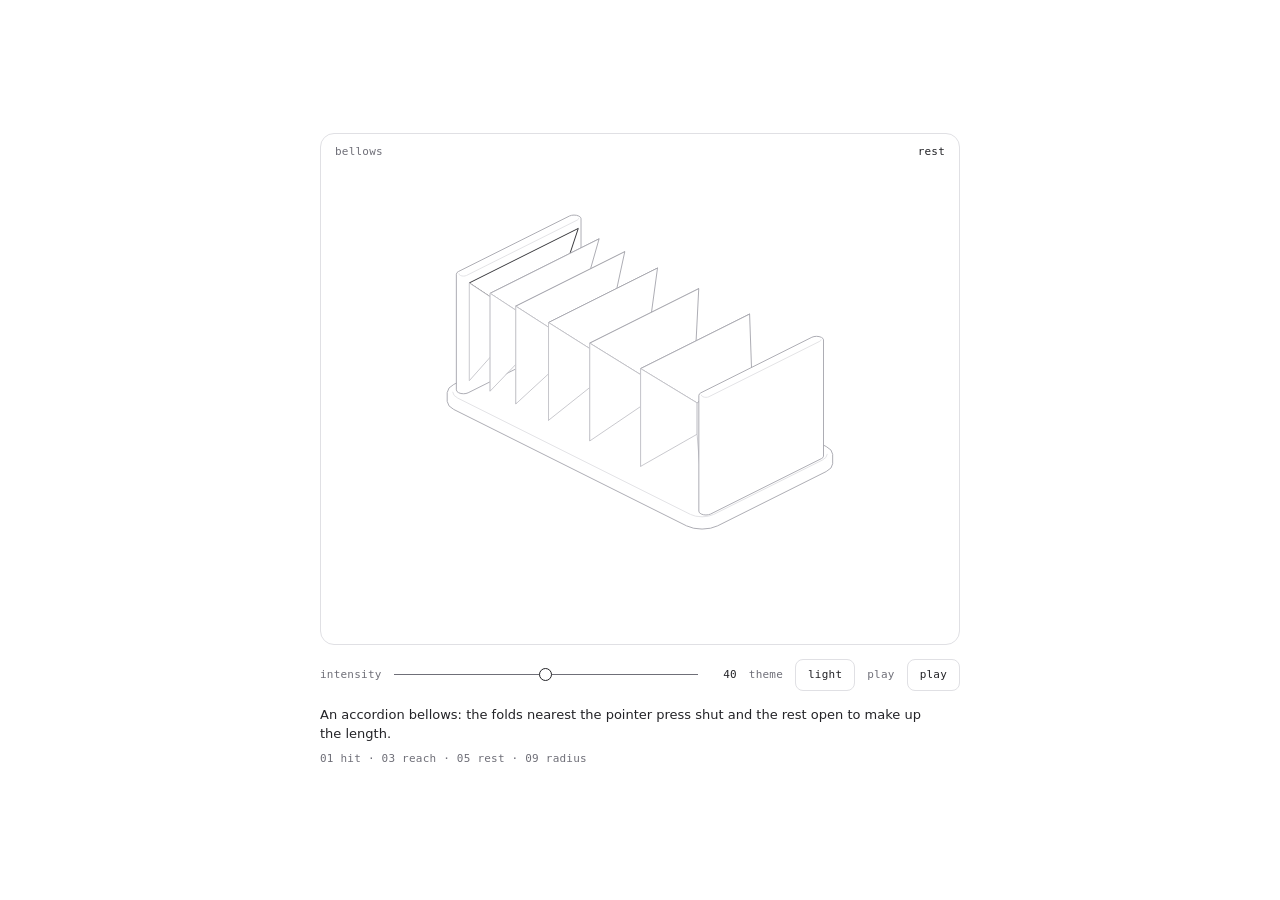
<file: objects/hairline-bellows.html>
<!doctype html>
<html lang="en">
<head>
<meta charset="utf-8">
<meta name="viewport" content="width=device-width, initial-scale=1">
<title>Hairline figure</title>
<link rel="icon" href="data:,">
<style>
  :root { color-scheme: light; --ground: #ffffff; --ink: #232327; --muted: #6f6f78; --line: #e0e0e4; }
  @media (prefers-color-scheme: dark) {
    :root:not([data-theme="light"]) { color-scheme: dark; --ground: #08090a; --ink: #d0d6e0; --muted: #8a8c95; --line: #29292d; }
  }
  :root[data-theme="dark"] { color-scheme: dark; --ground: #08090a; --ink: #d0d6e0; --muted: #8a8c95; --line: #29292d; }
  :root[data-theme="light"] { color-scheme: light; }
  * { box-sizing: border-box; }
  body {
    margin: 0; min-height: 100vh; display: grid; place-items: center; padding: 24px 16px;
    background: var(--ground); color: var(--ink);
    font: 13px/1.5 ui-sans-serif, system-ui, -apple-system, "Segoe UI", sans-serif; -webkit-font-smoothing: antialiased;
  }
  main { width: 100%; max-width: 640px; }
  .plate { position: relative; border: 1px solid var(--line); border-radius: 14px; overflow: hidden; }
  .tag, .label, output, button { font: 11px/1 ui-monospace, SFMono-Regular, Menlo, Consolas, monospace; letter-spacing: 0.02em; }
  .tag { position: absolute; top: 12px; z-index: 1; color: var(--muted); pointer-events: none; }
  #name { left: 14px; }
  #read { right: 14px; color: var(--ink); font-variant-numeric: tabular-nums; }
  .controls { display: flex; flex-wrap: wrap; align-items: center; gap: 4px 12px; margin-top: 14px; }
  .label { color: var(--muted); }
  input[type="range"] {
    flex: 1 1 96px; min-width: 0; height: 32px; margin: 0; background: transparent; cursor: pointer;
    -webkit-appearance: none; appearance: none;
  }
  input[type="range"]::-webkit-slider-runnable-track { height: 1px; background: var(--muted); }
  input[type="range"]::-webkit-slider-thumb {
    -webkit-appearance: none; width: 13px; height: 13px; margin-top: -6px; border-radius: 50%;
    border: 1px solid var(--ink); background: var(--ground);
  }
  input[type="range"]::-moz-range-track { height: 1px; background: var(--muted); }
  input[type="range"]::-moz-range-thumb { width: 11px; height: 11px; border-radius: 50%; border: 1px solid var(--ink); background: var(--ground); }
  input[type="range"]:focus-visible, button:focus-visible { outline: 1.5px solid var(--ink); outline-offset: 2px; }
  output { min-width: 4ch; text-align: right; font-variant-numeric: tabular-nums; }
  button {
    height: 32px; padding: 0 12px; border: 1px solid var(--line); border-radius: 8px;
    background: transparent; color: var(--ink); cursor: pointer;
  }
  #play[aria-pressed="true"] { background: var(--ink); color: var(--ground); border-color: var(--ink); }
  #means { margin: 14px 0 0; text-wrap: pretty; }
  #rules { margin: 6px 0 0; line-height: 1.6; }
  #error { margin: 12px 0 0; padding-left: 10px; border-left: 1px solid var(--ink); }
</style>
</head>
<body>
<main>
  <div class="plate">
    <span class="tag" id="name"></span>
    <span class="tag" id="read"></span>
    <div id="stage"></div>
  </div>
  <div class="controls">
    <label class="label" for="intensity">intensity</label>
    <input id="intensity" type="range" min="0" max="1" step="0.01" value="0.5">
    <output id="value" for="intensity"></output>
    <span class="label">theme</span>
    <button id="theme" type="button" aria-label="Switch between the light and the dark theme"></button>
    <span class="label">play</span>
    <button id="play" type="button" aria-pressed="false">play</button>
  </div>
  <p id="means"></p>
  <p id="rules" class="label"></p>
  <p id="error" role="alert" hidden></p>
</main>
<script id="hl-kernel">
/* hairline kernel sha256:346b48bdef2cdfafd5343eba01494255cf75f9c078e6fcd1aafc62bab62980a1 */
/*
 * HL: everything a figure may call. Read this index; the code under it is the
 * package's src/core, unchanged, and a figure should not need to read it.
 *
 * Every figure is drawn in a 400 × 320 viewBox. World space is x/y on the
 * ground and z up. Plates are filled with the ground colour and painted back
 * to front, so a nearer one covers a farther one: append in that order. At
 * the default camera, Cam(45, 0.5, S), +x runs down to the right and +y down
 * to the left, so the corner with the largest x and y is nearest the viewer:
 * append by ascending x + y, from the far corner (smallest x and y) to it.
 *
 * Camera
 *   Cam(azDeg, k, S)                       a camera: azimuth in degrees, k = sin(elevation) (0.5 is the 2:1 view), S = scale
 *   fit(C, points, cx, cy)                 centres the box of [x, y, z] points on (cx, cy); call it once, before proj
 *                                          it only centres, it never scales: choose S by trying values, with the most extreme pose in points.
 *                                          The six figures use S 1.42 to 2.12; the boxes they fit come out 230 to 310 wide and 180 to 245 tall
 *   proj(C)                                returns P(x, y, z), which gives [sx, sy]
 *   unproj(C, sx, sy, z)                   the world [x, y] under a screen point, on the plane at height z
 *   facing(C)                              returns front(sample): whether a ring sample faces the camera
 * Rounded solids
 *   rrect(u0, v0, u1, v1, r, n)            a rounded rectangle, as a ring of samples {u, v, nu, nv}
 *   circ(R, n)                             a circle, as a ring
 *   rings(x0, y0, x1, y1, r, b)            [ring, inner]: a rounded footprint and its crease ring, inset by b
 *                                          r, the corner radius, is cut to half the shorter side. b, the crease's inset in world units
 *                                          (0.6 to 2.2 in the figures), must stay under half the shorter side or the crease turns inside out
 *   prism(P, front, ring, inner, z0, z1)   {sil, crease}: a solid standing from z0 to z1, as two path strings
 *   ringAt(P, ring, z)                     the ring's points, projected at height z
 *   run(ring, keep)                        the one cyclic run of samples that pass keep
 *   hull(points)                           the convex hull of screen points
 *   extremes(P, ring)                      [left, right, nearest] samples: where dashed drops fall from
 *   fillet(points, radii, n)               rounds every vertex of a closed polygon; returns the new points
 *                                          radii is an array, one radius per vertex, each cut to half its shorter edge; a single number gives NaN.
 *                                          n is the steps round each corner, default 4: each vertex becomes n + 1 points
 *   ghost(P, front, ring, z0, depth)       a reflection's path {d, y0, y1}; reflect() draws it for you
 * Paths and numbers
 *   poly(points)                           a closed path string
 *   open(points)                           an open polyline string
 *   seg(a, b)                              one segment between two screen points [sx, sy], as its own subpath; project world points with P first
 *   clamp(v, a, b)
 *   lerp(a, b, t)
 *   rad(deg)
 *   r2(n)                                  two decimals
 * The continuous clock: one spring per moving number
 *   spring(x, opts)                        at rest on x; write .t to retarget; opts {k, c, m, eps}, default k 100, c 18, m 1
 *   stepS(sp, dt)                          advances by dt seconds; returns whether it is still moving
 * The discrete clock: a 700ms tween on (.32, .72, 0, 1)
 *   tween(v, dur)                          at rest on v; dur defaults to 700 (ms)
 *   tset(tw, to, now, delay)               retargets from where it is, after delay ms: the stagger
 *                                          the same target again does nothing, so calling it on every pointer move is safe
 *   tval(tw, now)                          its value at now
 *   tdone(tw, now)                         whether it has landed
 *   bezier(x1, y1, x2, y2)                 a CSS cubic-bezier, as a function of progress
 *   EASE_LIFT                              the lift curve itself
 *   reducedMotion()                        true when the reader asked for less motion; springs and tweens already land at once
 *   setReducedMotion(on)                   the loop's business, not a figure's
 * Drawing
 *   mk(tag, attrs, parent)                 one svg element: the only way a figure makes a node
 *   solid(parent)                          {g, sil, cr}: a group holding a silhouette path and a crease path
 *   put(solid, paths)                      writes prism()'s {sil, crease} into solid()'s {sil, cr}: sil into sil, crease into cr
 *   flatDot(parent, C, r, cls)             a dot lying on the ground plane; cls is "dot", "dot m" or "dot off"
 *   place(el, point)                       moves a dot or a circle to [sx, sy]
 *   reflect(svg, parent, P, front, ring, z0, depth)   a fading mirror under a solid
 *   fade(svg, y0, y1, a0)                  a vertical fade, as a mask; returns the value for a mask attribute
 * Life
 *   register(stage, tick)                  joins the one frame loop; tick(dt in seconds, now in ms) returns true to ask for another frame; gives {wake, unregister}
 *   pointer(stage, handlers)               {move(point), down(point), leave()}, points in viewBox units; returns its disposer
 *   disposer()                             {add, on, dispose}: collects tear-down, so destroy is bag.dispose
 * The bench's business, not a figure's
 *   css(lightDark)
 *   inject(root)
 *   tour(stage, stops, onStop)             an unseen pointer that walks the stops, [x, y] in viewBox units or null to leave, and gives way to a real one; onStop(i) on each arrival; returns {stop}
 *   LAP                                    the default stops: a diamond around the centre, then a leave
 *
 * Classes, on path, polygon, ellipse and line. They are the whole palette; a
 * figure sets no colour, width or fill of its own.
 *     (none)   filled with the ground colour, medium stroke
 *     sil      the silhouette's stroke        hi    the bright stroke: the only highlight
 *     lo       the dim stroke                 nf    no fill        fo   fill only, no stroke
 *     dash     a dashed guide
 *     dot      a bright dot                   dot m   a medium dot     dot off   a dim dot
 */
var HL = (() => {
  var __defProp = Object.defineProperty;
  var __getOwnPropDesc = Object.getOwnPropertyDescriptor;
  var __getOwnPropNames = Object.getOwnPropertyNames;
  var __hasOwnProp = Object.prototype.hasOwnProperty;
  var __export = (target, all) => {
    for (var name in all)
      __defProp(target, name, { get: all[name], enumerable: true });
  };
  var __copyProps = (to, from, except, desc) => {
    if (from && typeof from === "object" || typeof from === "function") {
      for (let key of __getOwnPropNames(from))
        if (!__hasOwnProp.call(to, key) && key !== except)
          __defProp(to, key, { get: () => from[key], enumerable: !(desc = __getOwnPropDesc(from, key)) || desc.enumerable });
    }
    return to;
  };
  var __toCommonJS = (mod) => __copyProps(__defProp({}, "__esModule", { value: true }), mod);

  // packages/hairline/src/core/kernel.ts
  var kernel_exports = {};
  __export(kernel_exports, {
    Cam: () => Cam,
    EASE_LIFT: () => EASE_LIFT,
    LAP: () => LAP,
    bezier: () => bezier,
    circ: () => circ,
    clamp: () => clamp,
    css: () => css,
    disposer: () => disposer,
    extremes: () => extremes,
    facing: () => facing,
    fade: () => fade,
    fillet: () => fillet,
    fit: () => fit,
    flatDot: () => flatDot,
    ghost: () => ghost,
    hull: () => hull,
    inject: () => inject,
    lerp: () => lerp,
    mk: () => mk,
    open: () => open,
    place: () => place,
    pointer: () => pointer,
    poly: () => poly,
    prism: () => prism,
    proj: () => proj,
    put: () => put,
    r2: () => r2,
    rad: () => rad,
    reducedMotion: () => reducedMotion,
    reflect: () => reflect,
    register: () => register,
    ringAt: () => ringAt,
    rings: () => rings,
    rrect: () => rrect,
    run: () => run,
    seg: () => seg,
    setReducedMotion: () => setReducedMotion,
    solid: () => solid,
    spring: () => spring,
    stepS: () => stepS,
    tdone: () => tdone,
    tour: () => tour,
    tset: () => tset,
    tval: () => tval,
    tween: () => tween,
    unproj: () => unproj
  });

  // packages/hairline/src/core/iso.ts
  var clamp = (v, a, b) => Math.max(a, Math.min(b, v));
  var lerp = (a, b, t) => a + (b - a) * t;
  var rad = (d) => d * Math.PI / 180;
  var r2 = (n) => Math.round(n * 100) / 100;
  var poly = (pts) => "M" + pts.map((p) => r2(p[0]) + " " + r2(p[1])).join("L") + "Z";
  var seg = (a, b) => `M${r2(a[0])} ${r2(a[1])}L${r2(b[0])} ${r2(b[1])}`;
  var open = (pts) => pts.length < 2 ? "" : "M" + pts.map((p) => r2(p[0]) + " " + r2(p[1])).join("L");
  var Cam = (azDeg, k, S) => ({ az: rad(azDeg), k, S, ox: 0, oy: 0 });
  function proj(C) {
    const c = Math.cos(C.az), s = Math.sin(C.az), zf = Math.sqrt(1 - C.k * C.k);
    return (x, y, z) => {
      const X = x * c - y * s, Y = x * s + y * c;
      return [C.ox + C.S * X, C.oy + C.S * (Y * C.k - z * zf)];
    };
  }
  function unproj(C, sx, sy, z) {
    const c = Math.cos(C.az), s = Math.sin(C.az), zf = Math.sqrt(1 - C.k * C.k);
    const X = (sx - C.ox) / C.S, Y = ((sy - C.oy) / C.S + z * zf) / C.k;
    return [X * c + Y * s, -X * s + Y * c];
  }
  function fit(C, pts, cx, cy) {
    C.ox = 0;
    C.oy = 0;
    const P = proj(C);
    let a = 1e9, b = -1e9, c = 1e9, d = -1e9;
    for (const p of pts) {
      const q = P(p[0], p[1], p[2]);
      a = Math.min(a, q[0]);
      b = Math.max(b, q[0]);
      c = Math.min(c, q[1]);
      d = Math.max(d, q[1]);
    }
    C.ox = cx - (a + b) / 2;
    C.oy = cy - (c + d) / 2;
  }
  function rrect(u0, v0, u1, v1, r, n = 4) {
    r = Math.max(0, Math.min(r, (u1 - u0) / 2, (v1 - v0) / 2));
    const out = [];
    for (const [cu, cv, a0] of [[u1 - r, v1 - r, 0], [u0 + r, v1 - r, 90], [u0 + r, v0 + r, 180], [u1 - r, v0 + r, 270]])
      for (let k = 0; k <= n; k++) {
        const a = rad(a0 + 90 * k / n), ca = Math.cos(a), sa = Math.sin(a);
        out.push({ u: cu + r * ca, v: cv + r * sa, nu: ca, nv: sa });
      }
    return out;
  }
  function circ(R, n = 96) {
    const out = [];
    for (let k = 0; k < n; k++) {
      const a = k / n * Math.PI * 2, ca = Math.cos(a), sa = Math.sin(a);
      out.push({ u: R * ca, v: R * sa, nu: ca, nv: sa });
    }
    return out;
  }
  function hull(input) {
    const pts = input.slice().sort((a, b) => a[0] - b[0] || a[1] - b[1]);
    const x = (o, a, b) => (a[0] - o[0]) * (b[1] - o[1]) - (a[1] - o[1]) * (b[0] - o[0]);
    const lo = [], up = [];
    for (const p of pts) {
      while (lo.length > 1 && x(lo[lo.length - 2], lo[lo.length - 1], p) <= 0) lo.pop();
      lo.push(p);
    }
    for (let i = pts.length - 1; i >= 0; i--) {
      const p = pts[i];
      while (up.length > 1 && x(up[up.length - 2], up[up.length - 1], p) <= 0) up.pop();
      up.push(p);
    }
    lo.pop();
    up.pop();
    return lo.concat(up);
  }
  var ringAt = (P, ring, z) => ring.map((q) => P(q.u, q.v, z));
  var facing = (C) => {
    const s = Math.sin(C.az), c = Math.cos(C.az);
    return (q) => q.nu * s + q.nv * c >= -1e-6;
  };
  function run(ring, keep) {
    const n = ring.length;
    let s = -1;
    for (let i = 0; i < n; i++) if (keep(ring[i]) && !keep(ring[(i + n - 1) % n])) {
      s = i;
      break;
    }
    if (s < 0) return keep(ring[0]) ? ring.slice() : [];
    const out = [];
    for (let k = 0; k < n && keep(ring[(s + k) % n]); k++) out.push(ring[(s + k) % n]);
    return out;
  }
  function prism(P, front, ring, inner, z0, z1) {
    return {
      sil: poly(hull(ringAt(P, ring, z1).concat(ringAt(P, ring, z0)))),
      crease: inner ? open(ringAt(P, run(inner, front), z1)) : ""
    };
  }
  var rings = (x0, y0, x1, y1, r, b) => [
    rrect(x0, y0, x1, y1, r),
    rrect(x0 + b, y0 + b, x1 - b, y1 - b, Math.max(0.3, r - b))
  ];
  function extremes(P, ring) {
    const pr = ring.map((q) => P(q.u, q.v, 0));
    let a = 0, b = 0, c = 0;
    pr.forEach((p, k) => {
      if (p[0] < pr[a][0]) a = k;
      if (p[0] > pr[b][0]) b = k;
      if (p[1] > pr[c][1]) c = k;
    });
    return [ring[a], ring[b], ring[c]];
  }
  function fillet(pts, rs, n = 4) {
    const m = pts.length, out = [];
    for (let i = 0; i < m; i++) {
      const a = pts[(i + m - 1) % m], p = pts[i], b = pts[(i + 1) % m];
      const la = Math.hypot(a[0] - p[0], a[1] - p[1]), lb = Math.hypot(b[0] - p[0], b[1] - p[1]);
      const t = Math.min(rs[i], la / 2, lb / 2);
      const p1 = [p[0] + (a[0] - p[0]) / la * t, p[1] + (a[1] - p[1]) / la * t];
      const p2 = [p[0] + (b[0] - p[0]) / lb * t, p[1] + (b[1] - p[1]) / lb * t];
      for (let k = 0; k <= n; k++) {
        const s = k / n, w = 1 - s;
        out.push([w * w * p1[0] + 2 * w * s * p[0] + s * s * p2[0], w * w * p1[1] + 2 * w * s * p[1] + s * s * p2[1]]);
      }
    }
    return out;
  }
  function ghost(P, front, ring, z0, depth) {
    const f = run(ring, front), lowP = ringAt(P, f, z0 - depth);
    return {
      d: open(lowP) + [f[0], f[f.length - 1]].map((q) => seg(P(q.u, q.v, z0), P(q.u, q.v, z0 - depth))).join(""),
      y0: Math.min(...ringAt(P, f, z0).map((p) => p[1])),
      y1: Math.max(...lowP.map((p) => p[1])) + 2
    };
  }

  // packages/hairline/src/core/motion.ts
  var reduced = false;
  var setReducedMotion = (on) => {
    reduced = on;
  };
  var reducedMotion = () => reduced;
  function spring(x, o = {}) {
    return { x, v: 0, t: x, k: o.k ?? 100, c: o.c ?? 18, m: o.m ?? 1, eps: o.eps ?? 0.01 };
  }
  function stepS(sp, dt) {
    if (reduced) {
      sp.x = sp.t;
      sp.v = 0;
      return false;
    }
    const n = Math.max(1, Math.ceil(dt * 240)), h = dt / n;
    for (let i = 0; i < n; i++) {
      const a = (-sp.k * (sp.x - sp.t) - sp.c * sp.v) / sp.m;
      sp.v += a * h;
      sp.x += sp.v * h;
    }
    if (Math.abs(sp.x - sp.t) < sp.eps && Math.abs(sp.v) < sp.eps * 10) {
      sp.x = sp.t;
      sp.v = 0;
      return false;
    }
    return true;
  }
  function bezier(x1, y1, x2, y2) {
    const cx = 3 * x1, bx = 3 * (x2 - x1) - cx, ax = 1 - cx - bx;
    const cy = 3 * y1, by = 3 * (y2 - y1) - cy, ay = 1 - cy - by;
    const X = (u) => ((ax * u + bx) * u + cx) * u;
    const Y = (u) => ((ay * u + by) * u + cy) * u;
    const dX = (u) => (3 * ax * u + 2 * bx) * u + cx;
    return (t) => {
      if (t <= 0) return 0;
      if (t >= 1) return 1;
      let u = t;
      for (let i = 0; i < 8; i++) {
        const e = X(u) - t;
        if (Math.abs(e) < 1e-5) break;
        const d = dX(u);
        if (Math.abs(d) < 1e-6) break;
        u -= e / d;
      }
      if (!(u >= 0 && u <= 1) || Math.abs(X(u) - t) > 1e-4) {
        let lo = 0, hi = 1;
        u = t;
        for (let i = 0; i < 24; i++) {
          if (X(u) < t) lo = u;
          else hi = u;
          u = (lo + hi) / 2;
        }
      }
      return Y(u);
    };
  }
  var EASE_LIFT = bezier(0.32, 0.72, 0, 1);
  var tween = (v, dur = 700) => ({ from: v, to: v, t0: -1e9, dur });
  var tval = (tw, now) => {
    const p = clamp((now - tw.t0) / tw.dur, 0, 1);
    return tw.from + (tw.to - tw.from) * (reduced ? 1 : EASE_LIFT(p));
  };
  var tset = (tw, to, now, delay) => {
    if (tw.to === to) return;
    tw.from = tval(tw, now);
    tw.to = to;
    tw.t0 = now + delay;
  };
  var tdone = (tw, now) => reduced || now >= tw.t0 + tw.dur;

  // packages/hairline/src/core/stage.ts
  var NS = "http://www.w3.org/2000/svg";
  function mk(tag, attrs, parent) {
    const e = document.createElementNS(NS, tag);
    if (attrs) for (const k in attrs) e.setAttribute(k, String(attrs[k]));
    if (parent) parent.appendChild(e);
    return e;
  }
  function solid(parent) {
    const g = mk("g", {}, parent);
    return { g, sil: mk("path", { class: "sil" }, g), cr: mk("path", { class: "nf lo" }, g) };
  }
  var put = (el, s) => {
    el.sil.setAttribute("d", s.sil);
    el.cr.setAttribute("d", s.crease);
  };
  var flatDot = (parent, C, r, cls) => mk("ellipse", { rx: r2(r * C.S), ry: r2(r * C.S * C.k), class: cls }, parent);
  var place = (el, q) => {
    el.setAttribute("cx", String(r2(q[0])));
    el.setAttribute("cy", String(r2(q[1])));
  };
  var fid = 0;
  function fade(svg, y0, y1, a0 = 0.7) {
    const id = "hl-fd" + ++fid, defs = mk("defs", {}, svg);
    const lg = mk("linearGradient", { id: id + "g", gradientUnits: "userSpaceOnUse", x1: 0, y1: r2(y0), x2: 0, y2: r2(y1) }, defs);
    mk("stop", { offset: 0, "stop-color": "#fff", "stop-opacity": a0 }, lg);
    mk("stop", { offset: 1, "stop-color": "#fff", "stop-opacity": 0 }, lg);
    const m = mk("mask", { id, maskUnits: "userSpaceOnUse", x: 0, y: 0, width: 400, height: 320 }, defs);
    mk("rect", { x: 0, y: 0, width: 400, height: 320, fill: `url(#${id}g)` }, m);
    return `url(#${id})`;
  }
  function reflect(svg, parent, P, front, ring, z0, depth) {
    const r = ghost(P, front, ring, z0, depth);
    const gh = mk("g", { class: "ghost", mask: fade(svg, r.y0, r.y1) }, parent);
    mk("path", { d: r.d }, gh);
  }
  var boards = [];
  var byStage = /* @__PURE__ */ new Map();
  var raf = 0;
  var last = 0;
  var io = null;
  var rm = null;
  function frame() {
    const now = performance.now();
    const dt = Math.min(0.05, Math.max(0, (now - last) / 1e3));
    last = now;
    let any = false;
    for (const b of boards.slice()) if (b.vis && b.awake) {
      try {
        b.awake = !!b.tick(dt, now);
      } catch (err) {
        b.awake = false;
        setTimeout(() => {
          throw err;
        });
      }
      any = any || b.awake;
    }
    raf = any ? requestAnimationFrame(frame) : 0;
  }
  function wake(b) {
    b.awake = true;
    if (!raf) {
      last = performance.now();
      raf = requestAnimationFrame(frame);
    }
  }
  var onMotion = () => {
    setReducedMotion(!!rm?.matches);
    boards.forEach(wake);
  };
  function start() {
    if (io) return;
    io = new IntersectionObserver((es) => {
      for (const e of es) {
        const set = byStage.get(e.target);
        if (!set) continue;
        for (const b of set) {
          b.vis = e.isIntersecting;
          if (b.vis) wake(b);
        }
      }
    }, { rootMargin: "80px" });
    rm = matchMedia("(prefers-reduced-motion: reduce)");
    setReducedMotion(rm.matches);
    rm.addEventListener("change", onMotion);
  }
  function stop() {
    if (raf) cancelAnimationFrame(raf);
    raf = 0;
    io?.disconnect();
    io = null;
    rm?.removeEventListener("change", onMotion);
    rm = null;
  }
  function register(stage, tick) {
    start();
    const b = { stage, tick, vis: false, awake: true };
    boards.push(b);
    const peers = byStage.get(stage);
    if (peers) {
      for (const p of peers) b.vis = p.vis;
      peers.add(b);
      if (b.vis) wake(b);
    } else {
      byStage.set(stage, /* @__PURE__ */ new Set([b]));
      io.observe(stage);
    }
    tick(0, performance.now());
    let gone = false;
    return {
      wake: () => {
        if (!gone) wake(b);
      },
      unregister: () => {
        if (gone) return;
        gone = true;
        boards = boards.filter((x) => x !== b);
        const set = byStage.get(stage);
        if (set) {
          set.delete(b);
          if (!set.size) {
            byStage.delete(stage);
            io?.unobserve(stage);
          }
        }
        if (!boards.length) stop();
      }
    };
  }
  var handlers = /* @__PURE__ */ new WeakMap();
  var touring = /* @__PURE__ */ new WeakMap();
  function pointer(stage, on) {
    handlers.set(stage, on);
    let tm = 0;
    const pt = (e) => {
      const r = stage.getBoundingClientRect();
      return [(e.clientX - r.left) / r.width * 400, (e.clientY - r.top) / r.height * 320];
    };
    const move = (e) => {
      clearTimeout(tm);
      touring.get(stage)?.hold();
      on.move(pt(e), e);
    };
    const down = (e) => {
      clearTimeout(tm);
      touring.get(stage)?.hold();
      if (e.pointerType !== "mouse") stage.releasePointerCapture?.(e.pointerId);
      if (on.down) on.down(pt(e), e);
      else on.move(pt(e), e);
    };
    const leave = (e) => {
      clearTimeout(tm);
      tm = window.setTimeout(() => {
        on.leave(e);
        touring.get(stage)?.release();
      }, e.pointerType === "mouse" ? 0 : 1400);
    };
    stage.addEventListener("pointermove", move);
    stage.addEventListener("pointerdown", down);
    stage.addEventListener("pointerleave", leave);
    return () => {
      clearTimeout(tm);
      if (handlers.get(stage) === on) handlers.delete(stage);
      stage.removeEventListener("pointermove", move);
      stage.removeEventListener("pointerdown", down);
      stage.removeEventListener("pointerleave", leave);
    };
  }
  var LAP = [[128, 150], [200, 118], [272, 150], [200, 206], null];
  var TRAVEL = 900;
  var DWELL = 1200;
  var REST = 1800;
  var RESUME = 1200;
  var STAGGER = 450;
  var GHOST = { pointerType: "ghost" };
  var started = 0;
  function entry([x, y]) {
    const dx = x - 200, dy = y - 160;
    if (!dx && !dy) return [200, 320];
    const k = Math.min(dx ? (dx > 0 ? 200 : -200) / dx : Infinity, dy ? (dy > 0 ? 160 : -160) / dy : Infinity);
    return [200 + dx * k, 160 + dy * k];
  }
  function tour(stage, stops, onStop) {
    let i = 0;
    let wait = RESUME + STAGGER * (started++ % 4);
    let t = -1;
    let at = null;
    let origin = [200, 320];
    let hand = false, keys = stage.contains(stage.ownerDocument.activeElement);
    let gone = false;
    const leave = () => {
      at = null;
      t = -1;
      handlers.get(stage)?.leave(GHOST);
    };
    const tick = (dt) => {
      if (hand || keys || !stops.length) return false;
      if (reducedMotion()) {
        if (at) leave();
        return false;
      }
      if (wait > 0) {
        wait -= dt * 1e3;
        return true;
      }
      const stop2 = stops[i];
      if (stop2 === null) {
        if (at) leave();
        onStop?.(i);
        i = (i + 1) % stops.length;
        wait = REST;
        return true;
      }
      const h = handlers.get(stage);
      if (!h) return true;
      if (t < 0) {
        origin = at ?? entry(stop2);
        t = 0;
      }
      t = Math.min(TRAVEL, t + dt * 1e3);
      const k = EASE_LIFT(t / TRAVEL);
      at = [origin[0] + (stop2[0] - origin[0]) * k, origin[1] + (stop2[1] - origin[1]) * k];
      h.move(at, GHOST);
      if (t < TRAVEL) return true;
      onStop?.(i);
      i = (i + 1) % stops.length;
      t = -1;
      wait = DWELL;
      return true;
    };
    const take = () => {
      at = null;
      t = -1;
    };
    const give = () => {
      if (hand || keys) return;
      i = 0;
      t = -1;
      wait = RESUME;
      board.wake();
    };
    const me = {
      hold: () => {
        hand = true;
        take();
      },
      release: () => {
        if (!hand) return;
        hand = false;
        give();
      }
    };
    const focusIn = () => {
      keys = true;
      take();
    };
    const focusOut = (e) => {
      if (keys && !stage.contains(e.relatedTarget)) {
        keys = false;
        give();
      }
    };
    stage.addEventListener("focusin", focusIn);
    stage.addEventListener("focusout", focusOut);
    touring.set(stage, me);
    const board = register(stage, tick);
    return {
      stop: () => {
        if (gone) return;
        gone = true;
        board.unregister();
        stage.removeEventListener("focusin", focusIn);
        stage.removeEventListener("focusout", focusOut);
        if (touring.get(stage) === me) touring.delete(stage);
        if (at) leave();
      }
    };
  }
  function disposer() {
    let fns = [];
    return {
      add: (fn) => {
        fns.push(fn);
      },
      on: (target, type, fn, opts) => {
        const h = fn;
        target.addEventListener(type, h, opts);
        fns.push(() => target.removeEventListener(type, h, opts));
      },
      dispose: () => {
        const run2 = fns;
        fns = [];
        for (let i = run2.length - 1; i >= 0; i--) run2[i]();
      }
    };
  }

  // packages/hairline/src/core/styles.ts
  var LIGHT = { plate: "#ffffff", hi: "#232327", edge: "#a4a4ac", mid: "#c3c3c9", lo: "#e0e0e4" };
  var DARK = { plate: "#08090a", hi: "#d0d6e0", edge: "#5b5d64", mid: "#3e3e44", lo: "#29292d" };
  var KEYS = ["plate", "hi", "edge", "mid", "lo"];
  var vars = (p) => KEYS.map((k) => `--hl-${k}:var(--hairline-${k},${p[k]});`).join("");
  var EASE = "cubic-bezier(0.5,0,0.1,1)";
  var SVG = ":where([data-hairline]>svg)";
  function css(lightDark) {
    const both = Object.fromEntries(KEYS.map((k) => [k, `light-dark(${LIGHT[k]},${DARK[k]})`]));
    return [
      // the box, and the palette: light unless something below says otherwise
      `:where([data-hairline]){display:block;position:relative;aspect-ratio:5/4;touch-action:pan-y;user-select:none;-webkit-user-select:none;--hl-sw:var(--hairline-stroke,0.9);${vars(LIGHT)}}`,
      // the page's color-scheme
      lightDark ? `:where([data-hairline]){${vars(both)}}` : "",
      // an ancestor that says dark
      `:where(.dark,[data-theme="dark"]) :where([data-hairline]){${vars(DARK)}}`,
      // the figure's own theme option
      `:where([data-hairline][data-hairline-theme="light"]){${vars(LIGHT)}}`,
      `:where([data-hairline][data-hairline-theme="dark"]){${vars(DARK)}}`,
      `:where([data-hairline]:focus-visible){outline:1.5px solid var(--hl-hi);outline-offset:2px}`,
      `${SVG}{position:absolute;inset:0;width:100%;height:100%;display:block}`,
      // Riffle's live region: read, not seen
      `:where([data-hairline]>[data-hairline-live]){position:absolute;width:1px;height:1px;margin:-1px;padding:0;border:0;overflow:hidden;clip-path:inset(50%);white-space:nowrap}`,
      // the drawing: plates are filled with the plate colour and painted back to front
      `${SVG} :where(path,polygon,ellipse,line){fill:var(--hl-plate);stroke:var(--hl-mid);stroke-width:var(--hl-sw);vector-effect:non-scaling-stroke;stroke-linejoin:round;stroke-linecap:round;transition:stroke 260ms ${EASE}}`,
      `${SVG} :where(.nf){fill:none}`,
      `${SVG} :where(.fo){stroke:none}`,
      `${SVG} :where(.sil){stroke:var(--hl-edge)}`,
      `${SVG} :where(.hi){stroke:var(--hl-hi)}`,
      `${SVG} :where(.lo){stroke:var(--hl-lo)}`,
      `${SVG} :where(.dash){stroke-dasharray:1 3}`,
      `${SVG} :where(.dot){stroke:none;fill:var(--hl-hi);transition:fill 260ms ${EASE}}`,
      `${SVG} :where(.dot.m){fill:var(--hl-edge)}`,
      `${SVG} :where(.dot.off){fill:var(--hl-lo)}`,
      `${SVG} :where(.ghost path){fill:none;stroke:var(--hl-mid)}`
    ].join("");
  }
  var done = /* @__PURE__ */ new WeakSet();
  function inject(root) {
    if (done.has(root)) return;
    done.add(root);
    const doc = root.nodeType === 9 ? root : root.ownerDocument;
    const win = doc.defaultView;
    const text = css(!!win?.CSS?.supports?.("color", "light-dark(#000,#fff)"));
    if (win && "adoptedStyleSheets" in root) {
      try {
        const sheet = new win.CSSStyleSheet();
        sheet.replaceSync(text);
        root.adoptedStyleSheets = [...root.adoptedStyleSheets, sheet];
        return;
      } catch {
      }
    }
    const style = doc.createElement("style");
    style.setAttribute("data-hairline-style", "");
    style.textContent = text;
    (root.nodeType === 9 ? doc.head ?? doc.documentElement : root).appendChild(style);
  }
  return __toCommonJS(kernel_exports);
})();
/* /hairline kernel */
</script>
<script id="hl-bench">
/*
 * The bench: the page a figure is shown on. It makes the host and the svg the
 * way the package's mount does, hands them to the figure, and owns everything
 * around it: the read-out, the slider, the theme, the line under the stage.
 */
(() => {
  const RULES = ["hit", "order", "reach", "accent", "rest", "honesty", "cost", "clock", "radius", "quiet"];
  const $ = (id) => document.getElementById(id);
  const root = document.documentElement, params = new URLSearchParams(location.search);

  /* the theme: the system's until the switch is pressed, then the switch's */
  const dark = () => (root.dataset.theme ? root.dataset.theme === "dark" : matchMedia("(prefers-color-scheme: dark)").matches);
  const label = () => { $("theme").textContent = dark() ? "dark" : "light"; };
  $("theme").addEventListener("click", () => { root.dataset.theme = dark() ? "light" : "dark"; label(); });
  /* ?theme=light or ?theme=dark wins over the system's, as pressing the switch does */
  if (["light", "dark"].includes(params.get("theme"))) root.dataset.theme = params.get("theme");
  label();

  /* ?intensity=0 sets the slider before the figure mounts, for a look at either end */
  const i = (params.get("intensity") || "").trim();
  if (i && Number.isFinite(Number(i))) $("intensity").value = String(Math.min(1, Math.max(0, Number(i))));

  /* ?w=240 narrows the page, for a look at the size of a thumbnail */
  const w = Number(params.get("w"));
  if (w > 0) document.querySelector("main").style.maxWidth = w + "px";

  /* a figure that fails says so under the stage, instead of leaving an empty plate */
  addEventListener("error", (e) => {
    $("error").hidden = false;
    $("error").textContent = String((e.error && e.error.message) || e.message);
  });

  let mounted = false;
  window.hairline = (figure) => {
    if (mounted) throw new Error("hairline: one figure per page.");
    mounted = true;
    const stage = $("stage"), slider = $("intensity");

    /* intensity to the figure's own number: two straight lines that meet at 0.5, as in the package */
    const [lo, mid, hi] = figure.range;
    const at = (i) => Math.round((i <= 0.5 ? lo + (i / 0.5) * (mid - lo) : mid + ((i - 0.5) / 0.5) * (hi - mid)) * 1000) / 1000;

    HL.inject(document);
    stage.setAttribute("data-hairline", figure.name);
    stage.setAttribute("role", "img");
    stage.setAttribute("aria-label", figure.means);
    const svg = HL.mk("svg", { viewBox: "0 0 400 320", "aria-hidden": "true" }, stage);

    let text = null;
    const read = {
      get textContent() { return text; },
      set textContent(value) { text = value == null ? "" : String(value); $("read").textContent = text; },
    };

    document.title = "Hairline · " + figure.name;
    $("name").textContent = figure.name;
    $("means").textContent = figure.means;
    $("rules").textContent = figure.rules.map((n) => String(n).padStart(2, "0") + " " + RULES[n - 1]).join(" · ");
    const show = () => { $("value").textContent = String(at(Number(slider.value))); };
    show();

    const handle = figure.mount({ stage, svg, read }, at(Number(slider.value)));
    if (text === null) read.textContent = "rest";
    slider.addEventListener("input", () => { show(); handle.set(at(Number(slider.value))); });
    window.hairline.figure = handle;

    /* play: an unseen pointer walks the figure's tour (or HL.LAP) until a hand arrives; ?play=1 starts it on load */
    const play = $("play");
    window.hairline.playing = null;
    play.addEventListener("click", () => {
      const was = play.getAttribute("aria-pressed") === "true";
      if (was) { window.hairline.playing.stop(); window.hairline.playing = null; }
      else window.hairline.playing = HL.tour(stage, figure.tour || HL.LAP, (i) => { if (window.hairline.onStop) window.hairline.onStop(i); });
      play.setAttribute("aria-pressed", String(!was));
    });
    if (params.get("play") === "1") play.click();

    /* ?at=200,160 holds the pointer at a viewBox point, for a picture of the answer without a mouse */
    const p = (params.get("at") || "").split(",").map(Number);
    if (p.length === 2 && p.every(Number.isFinite)) {
      const r = stage.getBoundingClientRect();
      stage.dispatchEvent(new PointerEvent("pointermove", {
        pointerType: "mouse", pointerId: 1, bubbles: true,
        clientX: r.left + (p[0] / 400) * r.width, clientY: r.top + (p[1] / 320) * r.height,
      }));
    }
  };
})();
</script>
<script type="module" id="hl-figure">
/**
 * Bellows: an accordion of eleven pleats between two boards on a base. The
 * pointer's place along it presses the folds nearest it shut and opens the
 * rest, since the length is fixed. The slider is the reach, in world units.
 */
const {
  Cam, clamp, facing, fit, mk, pointer, poly, proj, prism, put, register, disposer,
  rings, solid, spring, stepS,
} = HL;

const NL = 13, L = 120, WD = 56, ZB = 5, ZT = 46, IN = 14, TB = 5;

/** The share of the squeeze at u reaches from the pointer: 1 down to a floor of .09. */
const falloff = (u) => (u <= 0 ? 1 : u <= 0.417 ? 1 - (u / 0.417) * 0.6875 : u <= 1 ? 0.3125 - ((u - 0.417) / 0.583) * 0.2185 : 0.094);

function mount({ stage, svg, read }, value) {
  const bag = disposer();
  const C = Cam(45, 0.5, 1.72);
  fit(C, [[-8, -8, -4], [L + 8, WD + 8, -4], [L + 8, -8, ZT + 8], [-8, WD + 8, ZT + 8], [L / 2, WD / 2, ZT]], 200, 166);
  const P = proj(C), front = facing(C);
  let R = value, over = null, want = -1, shown = -2;

  // rest: the folds are packed tight at the left and loose at the right, one stretch of the whole
  const rw = Array.from({ length: NL - 1 }, (_, k) => 0.5 + 1.1 * Math.pow(k / (NL - 2), 1.4));
  const sum = (a) => a.reduce((s, v) => s + v, 0);
  const layout = (w) => { const T = sum(w); let x = 0; return [0, ...w.map((v) => (x += (v / T) * L))]; };
  const xr = layout(rw), mid = rw.map((_, k) => (xr[k] + xr[k + 1]) / 2);

  const g = mk("g", {}, svg);
  const [br, bi] = rings(-8, -8, L + 8, WD + 8, 8, 2);
  put(solid(g), prism(P, front, br, bi, -4, 0));
  const board = (x0) => { const [r, i] = rings(x0, -3, x0 + TB, WD + 3, 2.4, 0.9); put(solid(g), prism(P, front, r, i, 0, ZT + 3)); };
  board(-TB);
  const leaf = [], seg = [], side = [];
  for (let k = 0; k < NL; k++) {
    if (k) { seg.push(mk("path", { class: "sil" }, g)); side.push(mk("path", { class: "" }, g)); }
    leaf.push({ d: k % 2 ? IN : 0, sp: spring(xr[k], { eps: 0.03 }), drawn: NaN });
  }
  board(L);

  // pleat k joins the top and the near side of leaf k to those of leaf k + 1
  function draw() {
    leaf.forEach((a, k) => {
      if (!k || (a.sp.x === a.drawn && leaf[k - 1].sp.x === leaf[k - 1].drawn)) return;
      const p = leaf[k - 1], x0 = p.sp.x, x1 = a.sp.x;
      const t = [P(x0, p.d, ZT - p.d), P(x0, WD - p.d, ZT - p.d), P(x1, WD - a.d, ZT - a.d), P(x1, a.d, ZT - a.d)];
      const s = [P(x0, WD - p.d, ZB + p.d), P(x0, WD - p.d, ZT - p.d), P(x1, WD - a.d, ZT - a.d), P(x1, WD - a.d, ZB + a.d)];
      seg[k - 1].setAttribute("d", poly(t));
      side[k - 1].setAttribute("d", poly(s));
    });
    leaf.forEach((a) => { a.drawn = a.sp.x; });
  }
  const mark = (a) => seg.forEach((s, k) => s.classList.toggle("hi", k === a));

  const B = register(stage, (dt) => {
    let m = false;
    for (const a of leaf) if (stepS(a.sp, dt)) m = true;
    draw();
    return m;
  });
  bag.add(B.unregister);

  function retarget() {
    const w = rw.map((v, k) => (over ? v * (1 - 0.78 * falloff(Math.abs(mid[k] - over[0]) / R)) : v));
    layout(w).forEach((x, k) => { leaf[k].sp.t = x; });
    if (want !== shown) { shown = want; mark(want < 0 ? 0 : want); read.textContent = want < 0 ? "rest" : "fold " + (want + 1); }
    B.wake();
  }
  const pick = (x) => mid.reduce((b, m, k) => (Math.abs(m - x) < Math.abs(mid[b] - x) ? k : b), 0);
  bag.add(pointer(stage, {
    move: (p) => {
      const q = HL.unproj(C, p[0], p[1], 0);
      over = q[0] > -10 && q[0] < L + 10 && q[1] > -14 && q[1] < WD + 14 ? q : null;
      want = over ? pick(over[0]) : -1;
      retarget();
    },
    leave: () => { over = null; want = -1; retarget(); },
  }));
  bag.add(() => svg.replaceChildren());
  mark(0);
  return { set: (v) => { R = v; if (over) retarget(); }, destroy: bag.dispose };
}

hairline({
  name: "bellows",
  means: "An accordion bellows: the folds nearest the pointer press shut and the rest open to make up the length.",
  rules: [1, 3, 5, 9],
  range: [24, 40, 70],
  tour: [[110, 150], [200, 190], [285, 160], null],
  mount,
});
</script>
<script id="gallery-embed">
/* 갤러리 안에 넣을 때(?embed=1)만 동작: 조작 UI를 숨기고, 누르면 부모 페이지에 주차 이동을 알린다. 평소에는 아무 일도 하지 않는다. */
(() => {
  const q = new URLSearchParams(location.search);
  if (!q.get("embed")) return;
  try {
    const col = JSON.parse(q.get("color") || "{}");
    ["plate", "hi", "edge", "mid", "lo"].forEach((k) => { if (typeof col[k] === "string" && /^#[0-9a-fA-F]{3,8}$/.test(col[k])) document.documentElement.style.setProperty("--hairline-" + k, col[k]); });
    const sw = Number(col.stroke); if (Number.isFinite(sw) && sw >= 0.5 && sw <= 2.5) document.documentElement.style.setProperty("--hairline-stroke", String(sw));
  } catch (_) {}
  const st = document.createElement("style");
  st.textContent = "html,body{overflow:hidden}body{display:block;min-height:0;padding:0}main{max-width:none}.plate{border:0;border-radius:0}.controls,#means,#rules,#name,#read{display:none!important}";
  document.head.appendChild(st);
  const stage = document.getElementById("stage");
  stage.style.cursor = "pointer";
  let armed = false, timer = 0, kind = "mouse";
  stage.addEventListener("pointerdown", (e) => { kind = e.pointerType; }, true);
  stage.addEventListener("click", () => {
    if (kind !== "mouse" && !armed) { armed = true; clearTimeout(timer); timer = setTimeout(() => { armed = false; }, 3000); return; }
    parent.postMessage({ gallery: "go", week: Number(q.get("week")) }, "*");
  });
  addEventListener("message", (e) => { if (e.data && (e.data.theme === "light" || e.data.theme === "dark")) document.documentElement.dataset.theme = e.data.theme; });
})();
</script>
</body>
</html>
</file>
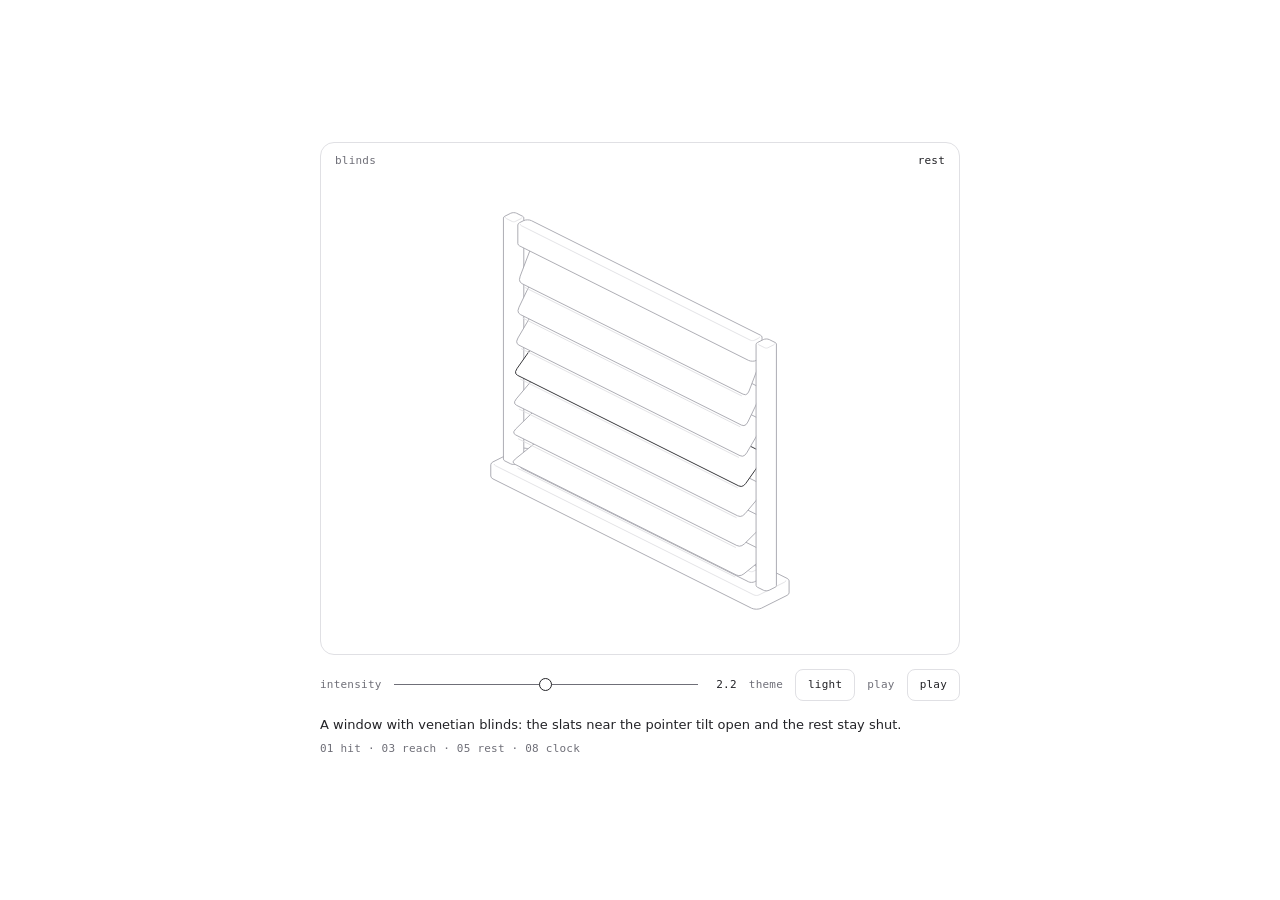
<file: objects/hairline-blinds.html>
<!doctype html>
<html lang="en">
<head>
<meta charset="utf-8">
<meta name="viewport" content="width=device-width, initial-scale=1">
<title>Hairline figure</title>
<link rel="icon" href="data:,">
<style>
  :root { color-scheme: light; --ground: #ffffff; --ink: #232327; --muted: #6f6f78; --line: #e0e0e4; }
  @media (prefers-color-scheme: dark) {
    :root:not([data-theme="light"]) { color-scheme: dark; --ground: #08090a; --ink: #d0d6e0; --muted: #8a8c95; --line: #29292d; }
  }
  :root[data-theme="dark"] { color-scheme: dark; --ground: #08090a; --ink: #d0d6e0; --muted: #8a8c95; --line: #29292d; }
  :root[data-theme="light"] { color-scheme: light; }
  * { box-sizing: border-box; }
  body {
    margin: 0; min-height: 100vh; display: grid; place-items: center; padding: 24px 16px;
    background: var(--ground); color: var(--ink);
    font: 13px/1.5 ui-sans-serif, system-ui, -apple-system, "Segoe UI", sans-serif; -webkit-font-smoothing: antialiased;
  }
  main { width: 100%; max-width: 640px; }
  .plate { position: relative; border: 1px solid var(--line); border-radius: 14px; overflow: hidden; }
  .tag, .label, output, button { font: 11px/1 ui-monospace, SFMono-Regular, Menlo, Consolas, monospace; letter-spacing: 0.02em; }
  .tag { position: absolute; top: 12px; z-index: 1; color: var(--muted); pointer-events: none; }
  #name { left: 14px; }
  #read { right: 14px; color: var(--ink); font-variant-numeric: tabular-nums; }
  .controls { display: flex; flex-wrap: wrap; align-items: center; gap: 4px 12px; margin-top: 14px; }
  .label { color: var(--muted); }
  input[type="range"] {
    flex: 1 1 96px; min-width: 0; height: 32px; margin: 0; background: transparent; cursor: pointer;
    -webkit-appearance: none; appearance: none;
  }
  input[type="range"]::-webkit-slider-runnable-track { height: 1px; background: var(--muted); }
  input[type="range"]::-webkit-slider-thumb {
    -webkit-appearance: none; width: 13px; height: 13px; margin-top: -6px; border-radius: 50%;
    border: 1px solid var(--ink); background: var(--ground);
  }
  input[type="range"]::-moz-range-track { height: 1px; background: var(--muted); }
  input[type="range"]::-moz-range-thumb { width: 11px; height: 11px; border-radius: 50%; border: 1px solid var(--ink); background: var(--ground); }
  input[type="range"]:focus-visible, button:focus-visible { outline: 1.5px solid var(--ink); outline-offset: 2px; }
  output { min-width: 4ch; text-align: right; font-variant-numeric: tabular-nums; }
  button {
    height: 32px; padding: 0 12px; border: 1px solid var(--line); border-radius: 8px;
    background: transparent; color: var(--ink); cursor: pointer;
  }
  #play[aria-pressed="true"] { background: var(--ink); color: var(--ground); border-color: var(--ink); }
  #means { margin: 14px 0 0; text-wrap: pretty; }
  #rules { margin: 6px 0 0; line-height: 1.6; }
  #error { margin: 12px 0 0; padding-left: 10px; border-left: 1px solid var(--ink); }
</style>
</head>
<body>
<main>
  <div class="plate">
    <span class="tag" id="name"></span>
    <span class="tag" id="read"></span>
    <div id="stage"></div>
  </div>
  <div class="controls">
    <label class="label" for="intensity">intensity</label>
    <input id="intensity" type="range" min="0" max="1" step="0.01" value="0.5">
    <output id="value" for="intensity"></output>
    <span class="label">theme</span>
    <button id="theme" type="button" aria-label="Switch between the light and the dark theme"></button>
    <span class="label">play</span>
    <button id="play" type="button" aria-pressed="false">play</button>
  </div>
  <p id="means"></p>
  <p id="rules" class="label"></p>
  <p id="error" role="alert" hidden></p>
</main>
<script id="hl-kernel">
/* hairline kernel sha256:346b48bdef2cdfafd5343eba01494255cf75f9c078e6fcd1aafc62bab62980a1 */
/*
 * HL: everything a figure may call. Read this index; the code under it is the
 * package's src/core, unchanged, and a figure should not need to read it.
 *
 * Every figure is drawn in a 400 × 320 viewBox. World space is x/y on the
 * ground and z up. Plates are filled with the ground colour and painted back
 * to front, so a nearer one covers a farther one: append in that order. At
 * the default camera, Cam(45, 0.5, S), +x runs down to the right and +y down
 * to the left, so the corner with the largest x and y is nearest the viewer:
 * append by ascending x + y, from the far corner (smallest x and y) to it.
 *
 * Camera
 *   Cam(azDeg, k, S)                       a camera: azimuth in degrees, k = sin(elevation) (0.5 is the 2:1 view), S = scale
 *   fit(C, points, cx, cy)                 centres the box of [x, y, z] points on (cx, cy); call it once, before proj
 *                                          it only centres, it never scales: choose S by trying values, with the most extreme pose in points.
 *                                          The six figures use S 1.42 to 2.12; the boxes they fit come out 230 to 310 wide and 180 to 245 tall
 *   proj(C)                                returns P(x, y, z), which gives [sx, sy]
 *   unproj(C, sx, sy, z)                   the world [x, y] under a screen point, on the plane at height z
 *   facing(C)                              returns front(sample): whether a ring sample faces the camera
 * Rounded solids
 *   rrect(u0, v0, u1, v1, r, n)            a rounded rectangle, as a ring of samples {u, v, nu, nv}
 *   circ(R, n)                             a circle, as a ring
 *   rings(x0, y0, x1, y1, r, b)            [ring, inner]: a rounded footprint and its crease ring, inset by b
 *                                          r, the corner radius, is cut to half the shorter side. b, the crease's inset in world units
 *                                          (0.6 to 2.2 in the figures), must stay under half the shorter side or the crease turns inside out
 *   prism(P, front, ring, inner, z0, z1)   {sil, crease}: a solid standing from z0 to z1, as two path strings
 *   ringAt(P, ring, z)                     the ring's points, projected at height z
 *   run(ring, keep)                        the one cyclic run of samples that pass keep
 *   hull(points)                           the convex hull of screen points
 *   extremes(P, ring)                      [left, right, nearest] samples: where dashed drops fall from
 *   fillet(points, radii, n)               rounds every vertex of a closed polygon; returns the new points
 *                                          radii is an array, one radius per vertex, each cut to half its shorter edge; a single number gives NaN.
 *                                          n is the steps round each corner, default 4: each vertex becomes n + 1 points
 *   ghost(P, front, ring, z0, depth)       a reflection's path {d, y0, y1}; reflect() draws it for you
 * Paths and numbers
 *   poly(points)                           a closed path string
 *   open(points)                           an open polyline string
 *   seg(a, b)                              one segment between two screen points [sx, sy], as its own subpath; project world points with P first
 *   clamp(v, a, b)
 *   lerp(a, b, t)
 *   rad(deg)
 *   r2(n)                                  two decimals
 * The continuous clock: one spring per moving number
 *   spring(x, opts)                        at rest on x; write .t to retarget; opts {k, c, m, eps}, default k 100, c 18, m 1
 *   stepS(sp, dt)                          advances by dt seconds; returns whether it is still moving
 * The discrete clock: a 700ms tween on (.32, .72, 0, 1)
 *   tween(v, dur)                          at rest on v; dur defaults to 700 (ms)
 *   tset(tw, to, now, delay)               retargets from where it is, after delay ms: the stagger
 *                                          the same target again does nothing, so calling it on every pointer move is safe
 *   tval(tw, now)                          its value at now
 *   tdone(tw, now)                         whether it has landed
 *   bezier(x1, y1, x2, y2)                 a CSS cubic-bezier, as a function of progress
 *   EASE_LIFT                              the lift curve itself
 *   reducedMotion()                        true when the reader asked for less motion; springs and tweens already land at once
 *   setReducedMotion(on)                   the loop's business, not a figure's
 * Drawing
 *   mk(tag, attrs, parent)                 one svg element: the only way a figure makes a node
 *   solid(parent)                          {g, sil, cr}: a group holding a silhouette path and a crease path
 *   put(solid, paths)                      writes prism()'s {sil, crease} into solid()'s {sil, cr}: sil into sil, crease into cr
 *   flatDot(parent, C, r, cls)             a dot lying on the ground plane; cls is "dot", "dot m" or "dot off"
 *   place(el, point)                       moves a dot or a circle to [sx, sy]
 *   reflect(svg, parent, P, front, ring, z0, depth)   a fading mirror under a solid
 *   fade(svg, y0, y1, a0)                  a vertical fade, as a mask; returns the value for a mask attribute
 * Life
 *   register(stage, tick)                  joins the one frame loop; tick(dt in seconds, now in ms) returns true to ask for another frame; gives {wake, unregister}
 *   pointer(stage, handlers)               {move(point), down(point), leave()}, points in viewBox units; returns its disposer
 *   disposer()                             {add, on, dispose}: collects tear-down, so destroy is bag.dispose
 * The bench's business, not a figure's
 *   css(lightDark)
 *   inject(root)
 *   tour(stage, stops, onStop)             an unseen pointer that walks the stops, [x, y] in viewBox units or null to leave, and gives way to a real one; onStop(i) on each arrival; returns {stop}
 *   LAP                                    the default stops: a diamond around the centre, then a leave
 *
 * Classes, on path, polygon, ellipse and line. They are the whole palette; a
 * figure sets no colour, width or fill of its own.
 *     (none)   filled with the ground colour, medium stroke
 *     sil      the silhouette's stroke        hi    the bright stroke: the only highlight
 *     lo       the dim stroke                 nf    no fill        fo   fill only, no stroke
 *     dash     a dashed guide
 *     dot      a bright dot                   dot m   a medium dot     dot off   a dim dot
 */
var HL = (() => {
  var __defProp = Object.defineProperty;
  var __getOwnPropDesc = Object.getOwnPropertyDescriptor;
  var __getOwnPropNames = Object.getOwnPropertyNames;
  var __hasOwnProp = Object.prototype.hasOwnProperty;
  var __export = (target, all) => {
    for (var name in all)
      __defProp(target, name, { get: all[name], enumerable: true });
  };
  var __copyProps = (to, from, except, desc) => {
    if (from && typeof from === "object" || typeof from === "function") {
      for (let key of __getOwnPropNames(from))
        if (!__hasOwnProp.call(to, key) && key !== except)
          __defProp(to, key, { get: () => from[key], enumerable: !(desc = __getOwnPropDesc(from, key)) || desc.enumerable });
    }
    return to;
  };
  var __toCommonJS = (mod) => __copyProps(__defProp({}, "__esModule", { value: true }), mod);

  // packages/hairline/src/core/kernel.ts
  var kernel_exports = {};
  __export(kernel_exports, {
    Cam: () => Cam,
    EASE_LIFT: () => EASE_LIFT,
    LAP: () => LAP,
    bezier: () => bezier,
    circ: () => circ,
    clamp: () => clamp,
    css: () => css,
    disposer: () => disposer,
    extremes: () => extremes,
    facing: () => facing,
    fade: () => fade,
    fillet: () => fillet,
    fit: () => fit,
    flatDot: () => flatDot,
    ghost: () => ghost,
    hull: () => hull,
    inject: () => inject,
    lerp: () => lerp,
    mk: () => mk,
    open: () => open,
    place: () => place,
    pointer: () => pointer,
    poly: () => poly,
    prism: () => prism,
    proj: () => proj,
    put: () => put,
    r2: () => r2,
    rad: () => rad,
    reducedMotion: () => reducedMotion,
    reflect: () => reflect,
    register: () => register,
    ringAt: () => ringAt,
    rings: () => rings,
    rrect: () => rrect,
    run: () => run,
    seg: () => seg,
    setReducedMotion: () => setReducedMotion,
    solid: () => solid,
    spring: () => spring,
    stepS: () => stepS,
    tdone: () => tdone,
    tour: () => tour,
    tset: () => tset,
    tval: () => tval,
    tween: () => tween,
    unproj: () => unproj
  });

  // packages/hairline/src/core/iso.ts
  var clamp = (v, a, b) => Math.max(a, Math.min(b, v));
  var lerp = (a, b, t) => a + (b - a) * t;
  var rad = (d) => d * Math.PI / 180;
  var r2 = (n) => Math.round(n * 100) / 100;
  var poly = (pts) => "M" + pts.map((p) => r2(p[0]) + " " + r2(p[1])).join("L") + "Z";
  var seg = (a, b) => `M${r2(a[0])} ${r2(a[1])}L${r2(b[0])} ${r2(b[1])}`;
  var open = (pts) => pts.length < 2 ? "" : "M" + pts.map((p) => r2(p[0]) + " " + r2(p[1])).join("L");
  var Cam = (azDeg, k, S) => ({ az: rad(azDeg), k, S, ox: 0, oy: 0 });
  function proj(C) {
    const c = Math.cos(C.az), s = Math.sin(C.az), zf = Math.sqrt(1 - C.k * C.k);
    return (x, y, z) => {
      const X = x * c - y * s, Y = x * s + y * c;
      return [C.ox + C.S * X, C.oy + C.S * (Y * C.k - z * zf)];
    };
  }
  function unproj(C, sx, sy, z) {
    const c = Math.cos(C.az), s = Math.sin(C.az), zf = Math.sqrt(1 - C.k * C.k);
    const X = (sx - C.ox) / C.S, Y = ((sy - C.oy) / C.S + z * zf) / C.k;
    return [X * c + Y * s, -X * s + Y * c];
  }
  function fit(C, pts, cx, cy) {
    C.ox = 0;
    C.oy = 0;
    const P = proj(C);
    let a = 1e9, b = -1e9, c = 1e9, d = -1e9;
    for (const p of pts) {
      const q = P(p[0], p[1], p[2]);
      a = Math.min(a, q[0]);
      b = Math.max(b, q[0]);
      c = Math.min(c, q[1]);
      d = Math.max(d, q[1]);
    }
    C.ox = cx - (a + b) / 2;
    C.oy = cy - (c + d) / 2;
  }
  function rrect(u0, v0, u1, v1, r, n = 4) {
    r = Math.max(0, Math.min(r, (u1 - u0) / 2, (v1 - v0) / 2));
    const out = [];
    for (const [cu, cv, a0] of [[u1 - r, v1 - r, 0], [u0 + r, v1 - r, 90], [u0 + r, v0 + r, 180], [u1 - r, v0 + r, 270]])
      for (let k = 0; k <= n; k++) {
        const a = rad(a0 + 90 * k / n), ca = Math.cos(a), sa = Math.sin(a);
        out.push({ u: cu + r * ca, v: cv + r * sa, nu: ca, nv: sa });
      }
    return out;
  }
  function circ(R, n = 96) {
    const out = [];
    for (let k = 0; k < n; k++) {
      const a = k / n * Math.PI * 2, ca = Math.cos(a), sa = Math.sin(a);
      out.push({ u: R * ca, v: R * sa, nu: ca, nv: sa });
    }
    return out;
  }
  function hull(input) {
    const pts = input.slice().sort((a, b) => a[0] - b[0] || a[1] - b[1]);
    const x = (o, a, b) => (a[0] - o[0]) * (b[1] - o[1]) - (a[1] - o[1]) * (b[0] - o[0]);
    const lo = [], up = [];
    for (const p of pts) {
      while (lo.length > 1 && x(lo[lo.length - 2], lo[lo.length - 1], p) <= 0) lo.pop();
      lo.push(p);
    }
    for (let i = pts.length - 1; i >= 0; i--) {
      const p = pts[i];
      while (up.length > 1 && x(up[up.length - 2], up[up.length - 1], p) <= 0) up.pop();
      up.push(p);
    }
    lo.pop();
    up.pop();
    return lo.concat(up);
  }
  var ringAt = (P, ring, z) => ring.map((q) => P(q.u, q.v, z));
  var facing = (C) => {
    const s = Math.sin(C.az), c = Math.cos(C.az);
    return (q) => q.nu * s + q.nv * c >= -1e-6;
  };
  function run(ring, keep) {
    const n = ring.length;
    let s = -1;
    for (let i = 0; i < n; i++) if (keep(ring[i]) && !keep(ring[(i + n - 1) % n])) {
      s = i;
      break;
    }
    if (s < 0) return keep(ring[0]) ? ring.slice() : [];
    const out = [];
    for (let k = 0; k < n && keep(ring[(s + k) % n]); k++) out.push(ring[(s + k) % n]);
    return out;
  }
  function prism(P, front, ring, inner, z0, z1) {
    return {
      sil: poly(hull(ringAt(P, ring, z1).concat(ringAt(P, ring, z0)))),
      crease: inner ? open(ringAt(P, run(inner, front), z1)) : ""
    };
  }
  var rings = (x0, y0, x1, y1, r, b) => [
    rrect(x0, y0, x1, y1, r),
    rrect(x0 + b, y0 + b, x1 - b, y1 - b, Math.max(0.3, r - b))
  ];
  function extremes(P, ring) {
    const pr = ring.map((q) => P(q.u, q.v, 0));
    let a = 0, b = 0, c = 0;
    pr.forEach((p, k) => {
      if (p[0] < pr[a][0]) a = k;
      if (p[0] > pr[b][0]) b = k;
      if (p[1] > pr[c][1]) c = k;
    });
    return [ring[a], ring[b], ring[c]];
  }
  function fillet(pts, rs, n = 4) {
    const m = pts.length, out = [];
    for (let i = 0; i < m; i++) {
      const a = pts[(i + m - 1) % m], p = pts[i], b = pts[(i + 1) % m];
      const la = Math.hypot(a[0] - p[0], a[1] - p[1]), lb = Math.hypot(b[0] - p[0], b[1] - p[1]);
      const t = Math.min(rs[i], la / 2, lb / 2);
      const p1 = [p[0] + (a[0] - p[0]) / la * t, p[1] + (a[1] - p[1]) / la * t];
      const p2 = [p[0] + (b[0] - p[0]) / lb * t, p[1] + (b[1] - p[1]) / lb * t];
      for (let k = 0; k <= n; k++) {
        const s = k / n, w = 1 - s;
        out.push([w * w * p1[0] + 2 * w * s * p[0] + s * s * p2[0], w * w * p1[1] + 2 * w * s * p[1] + s * s * p2[1]]);
      }
    }
    return out;
  }
  function ghost(P, front, ring, z0, depth) {
    const f = run(ring, front), lowP = ringAt(P, f, z0 - depth);
    return {
      d: open(lowP) + [f[0], f[f.length - 1]].map((q) => seg(P(q.u, q.v, z0), P(q.u, q.v, z0 - depth))).join(""),
      y0: Math.min(...ringAt(P, f, z0).map((p) => p[1])),
      y1: Math.max(...lowP.map((p) => p[1])) + 2
    };
  }

  // packages/hairline/src/core/motion.ts
  var reduced = false;
  var setReducedMotion = (on) => {
    reduced = on;
  };
  var reducedMotion = () => reduced;
  function spring(x, o = {}) {
    return { x, v: 0, t: x, k: o.k ?? 100, c: o.c ?? 18, m: o.m ?? 1, eps: o.eps ?? 0.01 };
  }
  function stepS(sp, dt) {
    if (reduced) {
      sp.x = sp.t;
      sp.v = 0;
      return false;
    }
    const n = Math.max(1, Math.ceil(dt * 240)), h = dt / n;
    for (let i = 0; i < n; i++) {
      const a = (-sp.k * (sp.x - sp.t) - sp.c * sp.v) / sp.m;
      sp.v += a * h;
      sp.x += sp.v * h;
    }
    if (Math.abs(sp.x - sp.t) < sp.eps && Math.abs(sp.v) < sp.eps * 10) {
      sp.x = sp.t;
      sp.v = 0;
      return false;
    }
    return true;
  }
  function bezier(x1, y1, x2, y2) {
    const cx = 3 * x1, bx = 3 * (x2 - x1) - cx, ax = 1 - cx - bx;
    const cy = 3 * y1, by = 3 * (y2 - y1) - cy, ay = 1 - cy - by;
    const X = (u) => ((ax * u + bx) * u + cx) * u;
    const Y = (u) => ((ay * u + by) * u + cy) * u;
    const dX = (u) => (3 * ax * u + 2 * bx) * u + cx;
    return (t) => {
      if (t <= 0) return 0;
      if (t >= 1) return 1;
      let u = t;
      for (let i = 0; i < 8; i++) {
        const e = X(u) - t;
        if (Math.abs(e) < 1e-5) break;
        const d = dX(u);
        if (Math.abs(d) < 1e-6) break;
        u -= e / d;
      }
      if (!(u >= 0 && u <= 1) || Math.abs(X(u) - t) > 1e-4) {
        let lo = 0, hi = 1;
        u = t;
        for (let i = 0; i < 24; i++) {
          if (X(u) < t) lo = u;
          else hi = u;
          u = (lo + hi) / 2;
        }
      }
      return Y(u);
    };
  }
  var EASE_LIFT = bezier(0.32, 0.72, 0, 1);
  var tween = (v, dur = 700) => ({ from: v, to: v, t0: -1e9, dur });
  var tval = (tw, now) => {
    const p = clamp((now - tw.t0) / tw.dur, 0, 1);
    return tw.from + (tw.to - tw.from) * (reduced ? 1 : EASE_LIFT(p));
  };
  var tset = (tw, to, now, delay) => {
    if (tw.to === to) return;
    tw.from = tval(tw, now);
    tw.to = to;
    tw.t0 = now + delay;
  };
  var tdone = (tw, now) => reduced || now >= tw.t0 + tw.dur;

  // packages/hairline/src/core/stage.ts
  var NS = "http://www.w3.org/2000/svg";
  function mk(tag, attrs, parent) {
    const e = document.createElementNS(NS, tag);
    if (attrs) for (const k in attrs) e.setAttribute(k, String(attrs[k]));
    if (parent) parent.appendChild(e);
    return e;
  }
  function solid(parent) {
    const g = mk("g", {}, parent);
    return { g, sil: mk("path", { class: "sil" }, g), cr: mk("path", { class: "nf lo" }, g) };
  }
  var put = (el, s) => {
    el.sil.setAttribute("d", s.sil);
    el.cr.setAttribute("d", s.crease);
  };
  var flatDot = (parent, C, r, cls) => mk("ellipse", { rx: r2(r * C.S), ry: r2(r * C.S * C.k), class: cls }, parent);
  var place = (el, q) => {
    el.setAttribute("cx", String(r2(q[0])));
    el.setAttribute("cy", String(r2(q[1])));
  };
  var fid = 0;
  function fade(svg, y0, y1, a0 = 0.7) {
    const id = "hl-fd" + ++fid, defs = mk("defs", {}, svg);
    const lg = mk("linearGradient", { id: id + "g", gradientUnits: "userSpaceOnUse", x1: 0, y1: r2(y0), x2: 0, y2: r2(y1) }, defs);
    mk("stop", { offset: 0, "stop-color": "#fff", "stop-opacity": a0 }, lg);
    mk("stop", { offset: 1, "stop-color": "#fff", "stop-opacity": 0 }, lg);
    const m = mk("mask", { id, maskUnits: "userSpaceOnUse", x: 0, y: 0, width: 400, height: 320 }, defs);
    mk("rect", { x: 0, y: 0, width: 400, height: 320, fill: `url(#${id}g)` }, m);
    return `url(#${id})`;
  }
  function reflect(svg, parent, P, front, ring, z0, depth) {
    const r = ghost(P, front, ring, z0, depth);
    const gh = mk("g", { class: "ghost", mask: fade(svg, r.y0, r.y1) }, parent);
    mk("path", { d: r.d }, gh);
  }
  var boards = [];
  var byStage = /* @__PURE__ */ new Map();
  var raf = 0;
  var last = 0;
  var io = null;
  var rm = null;
  function frame() {
    const now = performance.now();
    const dt = Math.min(0.05, Math.max(0, (now - last) / 1e3));
    last = now;
    let any = false;
    for (const b of boards.slice()) if (b.vis && b.awake) {
      try {
        b.awake = !!b.tick(dt, now);
      } catch (err) {
        b.awake = false;
        setTimeout(() => {
          throw err;
        });
      }
      any = any || b.awake;
    }
    raf = any ? requestAnimationFrame(frame) : 0;
  }
  function wake(b) {
    b.awake = true;
    if (!raf) {
      last = performance.now();
      raf = requestAnimationFrame(frame);
    }
  }
  var onMotion = () => {
    setReducedMotion(!!rm?.matches);
    boards.forEach(wake);
  };
  function start() {
    if (io) return;
    io = new IntersectionObserver((es) => {
      for (const e of es) {
        const set = byStage.get(e.target);
        if (!set) continue;
        for (const b of set) {
          b.vis = e.isIntersecting;
          if (b.vis) wake(b);
        }
      }
    }, { rootMargin: "80px" });
    rm = matchMedia("(prefers-reduced-motion: reduce)");
    setReducedMotion(rm.matches);
    rm.addEventListener("change", onMotion);
  }
  function stop() {
    if (raf) cancelAnimationFrame(raf);
    raf = 0;
    io?.disconnect();
    io = null;
    rm?.removeEventListener("change", onMotion);
    rm = null;
  }
  function register(stage, tick) {
    start();
    const b = { stage, tick, vis: false, awake: true };
    boards.push(b);
    const peers = byStage.get(stage);
    if (peers) {
      for (const p of peers) b.vis = p.vis;
      peers.add(b);
      if (b.vis) wake(b);
    } else {
      byStage.set(stage, /* @__PURE__ */ new Set([b]));
      io.observe(stage);
    }
    tick(0, performance.now());
    let gone = false;
    return {
      wake: () => {
        if (!gone) wake(b);
      },
      unregister: () => {
        if (gone) return;
        gone = true;
        boards = boards.filter((x) => x !== b);
        const set = byStage.get(stage);
        if (set) {
          set.delete(b);
          if (!set.size) {
            byStage.delete(stage);
            io?.unobserve(stage);
          }
        }
        if (!boards.length) stop();
      }
    };
  }
  var handlers = /* @__PURE__ */ new WeakMap();
  var touring = /* @__PURE__ */ new WeakMap();
  function pointer(stage, on) {
    handlers.set(stage, on);
    let tm = 0;
    const pt = (e) => {
      const r = stage.getBoundingClientRect();
      return [(e.clientX - r.left) / r.width * 400, (e.clientY - r.top) / r.height * 320];
    };
    const move = (e) => {
      clearTimeout(tm);
      touring.get(stage)?.hold();
      on.move(pt(e), e);
    };
    const down = (e) => {
      clearTimeout(tm);
      touring.get(stage)?.hold();
      if (e.pointerType !== "mouse") stage.releasePointerCapture?.(e.pointerId);
      if (on.down) on.down(pt(e), e);
      else on.move(pt(e), e);
    };
    const leave = (e) => {
      clearTimeout(tm);
      tm = window.setTimeout(() => {
        on.leave(e);
        touring.get(stage)?.release();
      }, e.pointerType === "mouse" ? 0 : 1400);
    };
    stage.addEventListener("pointermove", move);
    stage.addEventListener("pointerdown", down);
    stage.addEventListener("pointerleave", leave);
    return () => {
      clearTimeout(tm);
      if (handlers.get(stage) === on) handlers.delete(stage);
      stage.removeEventListener("pointermove", move);
      stage.removeEventListener("pointerdown", down);
      stage.removeEventListener("pointerleave", leave);
    };
  }
  var LAP = [[128, 150], [200, 118], [272, 150], [200, 206], null];
  var TRAVEL = 900;
  var DWELL = 1200;
  var REST = 1800;
  var RESUME = 1200;
  var STAGGER = 450;
  var GHOST = { pointerType: "ghost" };
  var started = 0;
  function entry([x, y]) {
    const dx = x - 200, dy = y - 160;
    if (!dx && !dy) return [200, 320];
    const k = Math.min(dx ? (dx > 0 ? 200 : -200) / dx : Infinity, dy ? (dy > 0 ? 160 : -160) / dy : Infinity);
    return [200 + dx * k, 160 + dy * k];
  }
  function tour(stage, stops, onStop) {
    let i = 0;
    let wait = RESUME + STAGGER * (started++ % 4);
    let t = -1;
    let at = null;
    let origin = [200, 320];
    let hand = false, keys = stage.contains(stage.ownerDocument.activeElement);
    let gone = false;
    const leave = () => {
      at = null;
      t = -1;
      handlers.get(stage)?.leave(GHOST);
    };
    const tick = (dt) => {
      if (hand || keys || !stops.length) return false;
      if (reducedMotion()) {
        if (at) leave();
        return false;
      }
      if (wait > 0) {
        wait -= dt * 1e3;
        return true;
      }
      const stop2 = stops[i];
      if (stop2 === null) {
        if (at) leave();
        onStop?.(i);
        i = (i + 1) % stops.length;
        wait = REST;
        return true;
      }
      const h = handlers.get(stage);
      if (!h) return true;
      if (t < 0) {
        origin = at ?? entry(stop2);
        t = 0;
      }
      t = Math.min(TRAVEL, t + dt * 1e3);
      const k = EASE_LIFT(t / TRAVEL);
      at = [origin[0] + (stop2[0] - origin[0]) * k, origin[1] + (stop2[1] - origin[1]) * k];
      h.move(at, GHOST);
      if (t < TRAVEL) return true;
      onStop?.(i);
      i = (i + 1) % stops.length;
      t = -1;
      wait = DWELL;
      return true;
    };
    const take = () => {
      at = null;
      t = -1;
    };
    const give = () => {
      if (hand || keys) return;
      i = 0;
      t = -1;
      wait = RESUME;
      board.wake();
    };
    const me = {
      hold: () => {
        hand = true;
        take();
      },
      release: () => {
        if (!hand) return;
        hand = false;
        give();
      }
    };
    const focusIn = () => {
      keys = true;
      take();
    };
    const focusOut = (e) => {
      if (keys && !stage.contains(e.relatedTarget)) {
        keys = false;
        give();
      }
    };
    stage.addEventListener("focusin", focusIn);
    stage.addEventListener("focusout", focusOut);
    touring.set(stage, me);
    const board = register(stage, tick);
    return {
      stop: () => {
        if (gone) return;
        gone = true;
        board.unregister();
        stage.removeEventListener("focusin", focusIn);
        stage.removeEventListener("focusout", focusOut);
        if (touring.get(stage) === me) touring.delete(stage);
        if (at) leave();
      }
    };
  }
  function disposer() {
    let fns = [];
    return {
      add: (fn) => {
        fns.push(fn);
      },
      on: (target, type, fn, opts) => {
        const h = fn;
        target.addEventListener(type, h, opts);
        fns.push(() => target.removeEventListener(type, h, opts));
      },
      dispose: () => {
        const run2 = fns;
        fns = [];
        for (let i = run2.length - 1; i >= 0; i--) run2[i]();
      }
    };
  }

  // packages/hairline/src/core/styles.ts
  var LIGHT = { plate: "#ffffff", hi: "#232327", edge: "#a4a4ac", mid: "#c3c3c9", lo: "#e0e0e4" };
  var DARK = { plate: "#08090a", hi: "#d0d6e0", edge: "#5b5d64", mid: "#3e3e44", lo: "#29292d" };
  var KEYS = ["plate", "hi", "edge", "mid", "lo"];
  var vars = (p) => KEYS.map((k) => `--hl-${k}:var(--hairline-${k},${p[k]});`).join("");
  var EASE = "cubic-bezier(0.5,0,0.1,1)";
  var SVG = ":where([data-hairline]>svg)";
  function css(lightDark) {
    const both = Object.fromEntries(KEYS.map((k) => [k, `light-dark(${LIGHT[k]},${DARK[k]})`]));
    return [
      // the box, and the palette: light unless something below says otherwise
      `:where([data-hairline]){display:block;position:relative;aspect-ratio:5/4;touch-action:pan-y;user-select:none;-webkit-user-select:none;--hl-sw:var(--hairline-stroke,0.9);${vars(LIGHT)}}`,
      // the page's color-scheme
      lightDark ? `:where([data-hairline]){${vars(both)}}` : "",
      // an ancestor that says dark
      `:where(.dark,[data-theme="dark"]) :where([data-hairline]){${vars(DARK)}}`,
      // the figure's own theme option
      `:where([data-hairline][data-hairline-theme="light"]){${vars(LIGHT)}}`,
      `:where([data-hairline][data-hairline-theme="dark"]){${vars(DARK)}}`,
      `:where([data-hairline]:focus-visible){outline:1.5px solid var(--hl-hi);outline-offset:2px}`,
      `${SVG}{position:absolute;inset:0;width:100%;height:100%;display:block}`,
      // Riffle's live region: read, not seen
      `:where([data-hairline]>[data-hairline-live]){position:absolute;width:1px;height:1px;margin:-1px;padding:0;border:0;overflow:hidden;clip-path:inset(50%);white-space:nowrap}`,
      // the drawing: plates are filled with the plate colour and painted back to front
      `${SVG} :where(path,polygon,ellipse,line){fill:var(--hl-plate);stroke:var(--hl-mid);stroke-width:var(--hl-sw);vector-effect:non-scaling-stroke;stroke-linejoin:round;stroke-linecap:round;transition:stroke 260ms ${EASE}}`,
      `${SVG} :where(.nf){fill:none}`,
      `${SVG} :where(.fo){stroke:none}`,
      `${SVG} :where(.sil){stroke:var(--hl-edge)}`,
      `${SVG} :where(.hi){stroke:var(--hl-hi)}`,
      `${SVG} :where(.lo){stroke:var(--hl-lo)}`,
      `${SVG} :where(.dash){stroke-dasharray:1 3}`,
      `${SVG} :where(.dot){stroke:none;fill:var(--hl-hi);transition:fill 260ms ${EASE}}`,
      `${SVG} :where(.dot.m){fill:var(--hl-edge)}`,
      `${SVG} :where(.dot.off){fill:var(--hl-lo)}`,
      `${SVG} :where(.ghost path){fill:none;stroke:var(--hl-mid)}`
    ].join("");
  }
  var done = /* @__PURE__ */ new WeakSet();
  function inject(root) {
    if (done.has(root)) return;
    done.add(root);
    const doc = root.nodeType === 9 ? root : root.ownerDocument;
    const win = doc.defaultView;
    const text = css(!!win?.CSS?.supports?.("color", "light-dark(#000,#fff)"));
    if (win && "adoptedStyleSheets" in root) {
      try {
        const sheet = new win.CSSStyleSheet();
        sheet.replaceSync(text);
        root.adoptedStyleSheets = [...root.adoptedStyleSheets, sheet];
        return;
      } catch {
      }
    }
    const style = doc.createElement("style");
    style.setAttribute("data-hairline-style", "");
    style.textContent = text;
    (root.nodeType === 9 ? doc.head ?? doc.documentElement : root).appendChild(style);
  }
  return __toCommonJS(kernel_exports);
})();
/* /hairline kernel */
</script>
<script id="hl-bench">
/*
 * The bench: the page a figure is shown on. It makes the host and the svg the
 * way the package's mount does, hands them to the figure, and owns everything
 * around it: the read-out, the slider, the theme, the line under the stage.
 */
(() => {
  const RULES = ["hit", "order", "reach", "accent", "rest", "honesty", "cost", "clock", "radius", "quiet"];
  const $ = (id) => document.getElementById(id);
  const root = document.documentElement, params = new URLSearchParams(location.search);

  /* the theme: the system's until the switch is pressed, then the switch's */
  const dark = () => (root.dataset.theme ? root.dataset.theme === "dark" : matchMedia("(prefers-color-scheme: dark)").matches);
  const label = () => { $("theme").textContent = dark() ? "dark" : "light"; };
  $("theme").addEventListener("click", () => { root.dataset.theme = dark() ? "light" : "dark"; label(); });
  /* ?theme=light or ?theme=dark wins over the system's, as pressing the switch does */
  if (["light", "dark"].includes(params.get("theme"))) root.dataset.theme = params.get("theme");
  label();

  /* ?intensity=0 sets the slider before the figure mounts, for a look at either end */
  const i = (params.get("intensity") || "").trim();
  if (i && Number.isFinite(Number(i))) $("intensity").value = String(Math.min(1, Math.max(0, Number(i))));

  /* ?w=240 narrows the page, for a look at the size of a thumbnail */
  const w = Number(params.get("w"));
  if (w > 0) document.querySelector("main").style.maxWidth = w + "px";

  /* a figure that fails says so under the stage, instead of leaving an empty plate */
  addEventListener("error", (e) => {
    $("error").hidden = false;
    $("error").textContent = String((e.error && e.error.message) || e.message);
  });

  let mounted = false;
  window.hairline = (figure) => {
    if (mounted) throw new Error("hairline: one figure per page.");
    mounted = true;
    const stage = $("stage"), slider = $("intensity");

    /* intensity to the figure's own number: two straight lines that meet at 0.5, as in the package */
    const [lo, mid, hi] = figure.range;
    const at = (i) => Math.round((i <= 0.5 ? lo + (i / 0.5) * (mid - lo) : mid + ((i - 0.5) / 0.5) * (hi - mid)) * 1000) / 1000;

    HL.inject(document);
    stage.setAttribute("data-hairline", figure.name);
    stage.setAttribute("role", "img");
    stage.setAttribute("aria-label", figure.means);
    const svg = HL.mk("svg", { viewBox: "0 0 400 320", "aria-hidden": "true" }, stage);

    let text = null;
    const read = {
      get textContent() { return text; },
      set textContent(value) { text = value == null ? "" : String(value); $("read").textContent = text; },
    };

    document.title = "Hairline · " + figure.name;
    $("name").textContent = figure.name;
    $("means").textContent = figure.means;
    $("rules").textContent = figure.rules.map((n) => String(n).padStart(2, "0") + " " + RULES[n - 1]).join(" · ");
    const show = () => { $("value").textContent = String(at(Number(slider.value))); };
    show();

    const handle = figure.mount({ stage, svg, read }, at(Number(slider.value)));
    if (text === null) read.textContent = "rest";
    slider.addEventListener("input", () => { show(); handle.set(at(Number(slider.value))); });
    window.hairline.figure = handle;

    /* play: an unseen pointer walks the figure's tour (or HL.LAP) until a hand arrives; ?play=1 starts it on load */
    const play = $("play");
    window.hairline.playing = null;
    play.addEventListener("click", () => {
      const was = play.getAttribute("aria-pressed") === "true";
      if (was) { window.hairline.playing.stop(); window.hairline.playing = null; }
      else window.hairline.playing = HL.tour(stage, figure.tour || HL.LAP, (i) => { if (window.hairline.onStop) window.hairline.onStop(i); });
      play.setAttribute("aria-pressed", String(!was));
    });
    if (params.get("play") === "1") play.click();

    /* ?at=200,160 holds the pointer at a viewBox point, for a picture of the answer without a mouse */
    const p = (params.get("at") || "").split(",").map(Number);
    if (p.length === 2 && p.every(Number.isFinite)) {
      const r = stage.getBoundingClientRect();
      stage.dispatchEvent(new PointerEvent("pointermove", {
        pointerType: "mouse", pointerId: 1, bubbles: true,
        clientX: r.left + (p[0] / 400) * r.width, clientY: r.top + (p[1] / 320) * r.height,
      }));
    }
  };
})();
</script>
<script type="module" id="hl-figure">
/**
 * Blinds: a window with seven venetian slats hung from a head rail. The
 * pointer's height picks a place on the stack (from the slats' resting screen
 * positions, which never move); the slats near it tilt open, on a spring each,
 * and the rest stay shut. At rest the slats close towards the top. The slider
 * is the reach, in slats.
 *
 * The pattern: a field of springs along one axis, falloff by distance.
 */
const {
  Cam, clamp, facing, fillet, fit, open, poly, prism, proj, rad, rings, run, seg, spring, stepS,
  mk, pointer, put, register, disposer, solid,
} = HL;

const W = 120, H = 100, N = 7, G = 13, HS = 7.5, TOP = 84, SHUT = 66;

/** The share of the full opening at u reaches from the pointer. */
const falloff = (u) => (u <= 0 ? 1 : u <= 0.417 ? 1 - (u / 0.417) * 0.6875 : u <= 1 ? 0.3125 - ((u - 0.417) / 0.583) * 0.2185 : 0.094);

function mount({ stage, svg, read }, value) {
  const bag = disposer();
  let R = value, over = null, near = -1;
  const C = Cam(45, 0.5, 1.75);
  fit(C, [[-7, -8, -5], [W + 7, 8, -5], [-7, -8, H], [W + 7, 8, H], [W / 2, 8, TOP]], 200, 166);
  const P = proj(C), front = facing(C);
  const g = mk("g", {}, svg);
  const bar = (x0, y0, x1, y1, z0, z1, r, b) => { const [a, c] = rings(x0, y0, x1, y1, r, b); put(solid(g), prism(P, front, a, c, z0, z1)); };

  bar(-8, -9, W + 8, 9, -5, 0, 2.5, 1.2);
  bar(-7, -3, -1, 3, 0, H, 1.5, 0.7);
  mk("path", { class: "nf lo", d: seg(P(6, 0, H - 8), P(6, 0, 4)) + seg(P(W - 6, 0, H - 8), P(W - 6, 0, 4)) }, g);
  bar(1, -2.5, W - 1, 2.5, 0, 4, 1.5, 0.7);

  const outline = fillet([[0, -HS], [W - 4, -HS], [W - 4, HS], [0, HS]], [2, 2, 2, 2], 3);
  const slats = [];
  for (let i = N - 1; i >= 0; i--) {   // lowest first: higher slats stand nearer the eye
    const z = TOP - i * G, rest = 60 - (i / (N - 1)) * 46;
    const el = mk("g", {}, g), face = mk("path", { class: "sil" }, el), edge = mk("path", { class: "nf lo" }, el);
    slats[i] = { z, rest, el, face, edge, sp: spring(rest, { eps: 0.05 }), drawn: NaN, ys: P(W / 2, 0, z)[1] };
  }
  bar(0, -3, W, 3, H - 8, H, 2, 0.9);
  bar(W + 1, -3, W + 7, 3, 0, H, 1.5, 0.7);

  function draw(s) {
    const th = s.sp.x;
    if (th === s.drawn) return;
    s.drawn = th;
    const c = Math.cos(rad(th)), sn = Math.sin(rad(th)), w = (u, v, d = 0) => P(2 + u, v * c, s.z - v * sn + d);
    s.face.setAttribute("d", poly(outline.map((p) => w(p[0], p[1]))));
    s.edge.setAttribute("d", seg(w(3, HS - 0.4, -1.5), w(W - 7, HS - 0.4, -1.5)));
  }
  const mark = (a) => { near = a; slats.forEach((s, i) => s.face.classList.toggle("hi", i === a)); };
  mark(3);

  const B = register(stage, (dt) => {
    let m = false;
    for (const s of slats) { if (stepS(s.sp, dt)) m = true; draw(s); }
    return m;
  });
  bag.add(B.unregister);

  function retarget() {
    if (!over) { slats.forEach((s) => { s.sp.t = s.rest; }); mark(3); read.textContent = "rest"; B.wake(); return; }
    const a = (over[1] - slats[0].ys) / (slats[1].ys - slats[0].ys);
    slats.forEach((s, i) => { s.sp.t = SHUT * (1 - falloff(Math.abs(i - a) / R)); });
    const n = clamp(Math.round(a), 0, N - 1);
    mark(n);
    read.textContent = "slat " + String(n + 1).padStart(2, "0");
    B.wake();
  }
  bag.add(pointer(stage, {
    move: (p) => { over = p; retarget(); },
    leave: () => { over = null; retarget(); },
  }));
  bag.add(() => svg.replaceChildren());

  return { set: (v) => { R = v; if (over) retarget(); }, destroy: bag.dispose };
}

hairline({
  name: "blinds",
  means: "A window with venetian blinds: the slats near the pointer tilt open and the rest stay shut.",
  rules: [1, 3, 5, 8],
  range: [1.2, 2.2, 3.6],
  tour: [[200, 100], [200, 165], [200, 230], null],
  mount,
});
</script>
<script id="gallery-embed">
/* 갤러리 안에 넣을 때(?embed=1)만 동작: 조작 UI를 숨기고, 누르면 부모 페이지에 주차 이동을 알린다. 평소에는 아무 일도 하지 않는다. */
(() => {
  const q = new URLSearchParams(location.search);
  if (!q.get("embed")) return;
  try {
    const col = JSON.parse(q.get("color") || "{}");
    ["plate", "hi", "edge", "mid", "lo"].forEach((k) => { if (typeof col[k] === "string" && /^#[0-9a-fA-F]{3,8}$/.test(col[k])) document.documentElement.style.setProperty("--hairline-" + k, col[k]); });
    const sw = Number(col.stroke); if (Number.isFinite(sw) && sw >= 0.5 && sw <= 2.5) document.documentElement.style.setProperty("--hairline-stroke", String(sw));
  } catch (_) {}
  const st = document.createElement("style");
  st.textContent = "html,body{overflow:hidden}body{display:block;min-height:0;padding:0}main{max-width:none}.plate{border:0;border-radius:0}.controls,#means,#rules,#name,#read{display:none!important}";
  document.head.appendChild(st);
  const stage = document.getElementById("stage");
  stage.style.cursor = "pointer";
  let armed = false, timer = 0, kind = "mouse";
  stage.addEventListener("pointerdown", (e) => { kind = e.pointerType; }, true);
  stage.addEventListener("click", () => {
    if (kind !== "mouse" && !armed) { armed = true; clearTimeout(timer); timer = setTimeout(() => { armed = false; }, 3000); return; }
    parent.postMessage({ gallery: "go", week: Number(q.get("week")) }, "*");
  });
  addEventListener("message", (e) => { if (e.data && (e.data.theme === "light" || e.data.theme === "dark")) document.documentElement.dataset.theme = e.data.theme; });
})();
</script>
</body>
</html>
</file>
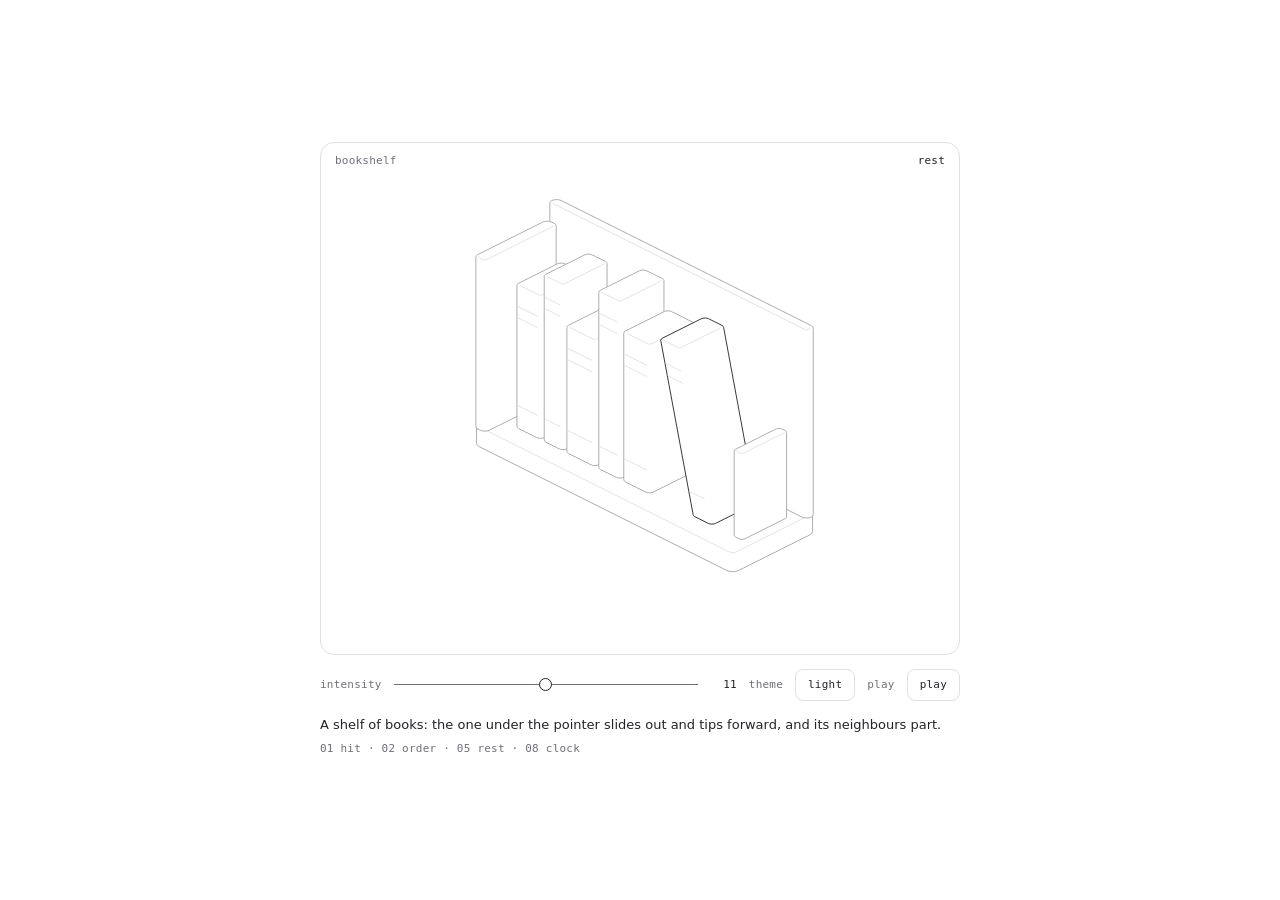
<file: objects/hairline-bookshelf.html>
<!doctype html>
<html lang="en">
<head>
<meta charset="utf-8">
<meta name="viewport" content="width=device-width, initial-scale=1">
<title>Hairline figure</title>
<link rel="icon" href="data:,">
<style>
  :root { color-scheme: light; --ground: #ffffff; --ink: #232327; --muted: #6f6f78; --line: #e0e0e4; }
  @media (prefers-color-scheme: dark) {
    :root:not([data-theme="light"]) { color-scheme: dark; --ground: #08090a; --ink: #d0d6e0; --muted: #8a8c95; --line: #29292d; }
  }
  :root[data-theme="dark"] { color-scheme: dark; --ground: #08090a; --ink: #d0d6e0; --muted: #8a8c95; --line: #29292d; }
  :root[data-theme="light"] { color-scheme: light; }
  * { box-sizing: border-box; }
  body {
    margin: 0; min-height: 100vh; display: grid; place-items: center; padding: 24px 16px;
    background: var(--ground); color: var(--ink);
    font: 13px/1.5 ui-sans-serif, system-ui, -apple-system, "Segoe UI", sans-serif; -webkit-font-smoothing: antialiased;
  }
  main { width: 100%; max-width: 640px; }
  .plate { position: relative; border: 1px solid var(--line); border-radius: 14px; overflow: hidden; }
  .tag, .label, output, button { font: 11px/1 ui-monospace, SFMono-Regular, Menlo, Consolas, monospace; letter-spacing: 0.02em; }
  .tag { position: absolute; top: 12px; z-index: 1; color: var(--muted); pointer-events: none; }
  #name { left: 14px; }
  #read { right: 14px; color: var(--ink); font-variant-numeric: tabular-nums; }
  .controls { display: flex; flex-wrap: wrap; align-items: center; gap: 4px 12px; margin-top: 14px; }
  .label { color: var(--muted); }
  input[type="range"] {
    flex: 1 1 96px; min-width: 0; height: 32px; margin: 0; background: transparent; cursor: pointer;
    -webkit-appearance: none; appearance: none;
  }
  input[type="range"]::-webkit-slider-runnable-track { height: 1px; background: var(--muted); }
  input[type="range"]::-webkit-slider-thumb {
    -webkit-appearance: none; width: 13px; height: 13px; margin-top: -6px; border-radius: 50%;
    border: 1px solid var(--ink); background: var(--ground);
  }
  input[type="range"]::-moz-range-track { height: 1px; background: var(--muted); }
  input[type="range"]::-moz-range-thumb { width: 11px; height: 11px; border-radius: 50%; border: 1px solid var(--ink); background: var(--ground); }
  input[type="range"]:focus-visible, button:focus-visible { outline: 1.5px solid var(--ink); outline-offset: 2px; }
  output { min-width: 4ch; text-align: right; font-variant-numeric: tabular-nums; }
  button {
    height: 32px; padding: 0 12px; border: 1px solid var(--line); border-radius: 8px;
    background: transparent; color: var(--ink); cursor: pointer;
  }
  #play[aria-pressed="true"] { background: var(--ink); color: var(--ground); border-color: var(--ink); }
  #means { margin: 14px 0 0; text-wrap: pretty; }
  #rules { margin: 6px 0 0; line-height: 1.6; }
  #error { margin: 12px 0 0; padding-left: 10px; border-left: 1px solid var(--ink); }
</style>
</head>
<body>
<main>
  <div class="plate">
    <span class="tag" id="name"></span>
    <span class="tag" id="read"></span>
    <div id="stage"></div>
  </div>
  <div class="controls">
    <label class="label" for="intensity">intensity</label>
    <input id="intensity" type="range" min="0" max="1" step="0.01" value="0.5">
    <output id="value" for="intensity"></output>
    <span class="label">theme</span>
    <button id="theme" type="button" aria-label="Switch between the light and the dark theme"></button>
    <span class="label">play</span>
    <button id="play" type="button" aria-pressed="false">play</button>
  </div>
  <p id="means"></p>
  <p id="rules" class="label"></p>
  <p id="error" role="alert" hidden></p>
</main>
<script id="hl-kernel">
/* hairline kernel sha256:346b48bdef2cdfafd5343eba01494255cf75f9c078e6fcd1aafc62bab62980a1 */
/*
 * HL: everything a figure may call. Read this index; the code under it is the
 * package's src/core, unchanged, and a figure should not need to read it.
 *
 * Every figure is drawn in a 400 × 320 viewBox. World space is x/y on the
 * ground and z up. Plates are filled with the ground colour and painted back
 * to front, so a nearer one covers a farther one: append in that order. At
 * the default camera, Cam(45, 0.5, S), +x runs down to the right and +y down
 * to the left, so the corner with the largest x and y is nearest the viewer:
 * append by ascending x + y, from the far corner (smallest x and y) to it.
 *
 * Camera
 *   Cam(azDeg, k, S)                       a camera: azimuth in degrees, k = sin(elevation) (0.5 is the 2:1 view), S = scale
 *   fit(C, points, cx, cy)                 centres the box of [x, y, z] points on (cx, cy); call it once, before proj
 *                                          it only centres, it never scales: choose S by trying values, with the most extreme pose in points.
 *                                          The six figures use S 1.42 to 2.12; the boxes they fit come out 230 to 310 wide and 180 to 245 tall
 *   proj(C)                                returns P(x, y, z), which gives [sx, sy]
 *   unproj(C, sx, sy, z)                   the world [x, y] under a screen point, on the plane at height z
 *   facing(C)                              returns front(sample): whether a ring sample faces the camera
 * Rounded solids
 *   rrect(u0, v0, u1, v1, r, n)            a rounded rectangle, as a ring of samples {u, v, nu, nv}
 *   circ(R, n)                             a circle, as a ring
 *   rings(x0, y0, x1, y1, r, b)            [ring, inner]: a rounded footprint and its crease ring, inset by b
 *                                          r, the corner radius, is cut to half the shorter side. b, the crease's inset in world units
 *                                          (0.6 to 2.2 in the figures), must stay under half the shorter side or the crease turns inside out
 *   prism(P, front, ring, inner, z0, z1)   {sil, crease}: a solid standing from z0 to z1, as two path strings
 *   ringAt(P, ring, z)                     the ring's points, projected at height z
 *   run(ring, keep)                        the one cyclic run of samples that pass keep
 *   hull(points)                           the convex hull of screen points
 *   extremes(P, ring)                      [left, right, nearest] samples: where dashed drops fall from
 *   fillet(points, radii, n)               rounds every vertex of a closed polygon; returns the new points
 *                                          radii is an array, one radius per vertex, each cut to half its shorter edge; a single number gives NaN.
 *                                          n is the steps round each corner, default 4: each vertex becomes n + 1 points
 *   ghost(P, front, ring, z0, depth)       a reflection's path {d, y0, y1}; reflect() draws it for you
 * Paths and numbers
 *   poly(points)                           a closed path string
 *   open(points)                           an open polyline string
 *   seg(a, b)                              one segment between two screen points [sx, sy], as its own subpath; project world points with P first
 *   clamp(v, a, b)
 *   lerp(a, b, t)
 *   rad(deg)
 *   r2(n)                                  two decimals
 * The continuous clock: one spring per moving number
 *   spring(x, opts)                        at rest on x; write .t to retarget; opts {k, c, m, eps}, default k 100, c 18, m 1
 *   stepS(sp, dt)                          advances by dt seconds; returns whether it is still moving
 * The discrete clock: a 700ms tween on (.32, .72, 0, 1)
 *   tween(v, dur)                          at rest on v; dur defaults to 700 (ms)
 *   tset(tw, to, now, delay)               retargets from where it is, after delay ms: the stagger
 *                                          the same target again does nothing, so calling it on every pointer move is safe
 *   tval(tw, now)                          its value at now
 *   tdone(tw, now)                         whether it has landed
 *   bezier(x1, y1, x2, y2)                 a CSS cubic-bezier, as a function of progress
 *   EASE_LIFT                              the lift curve itself
 *   reducedMotion()                        true when the reader asked for less motion; springs and tweens already land at once
 *   setReducedMotion(on)                   the loop's business, not a figure's
 * Drawing
 *   mk(tag, attrs, parent)                 one svg element: the only way a figure makes a node
 *   solid(parent)                          {g, sil, cr}: a group holding a silhouette path and a crease path
 *   put(solid, paths)                      writes prism()'s {sil, crease} into solid()'s {sil, cr}: sil into sil, crease into cr
 *   flatDot(parent, C, r, cls)             a dot lying on the ground plane; cls is "dot", "dot m" or "dot off"
 *   place(el, point)                       moves a dot or a circle to [sx, sy]
 *   reflect(svg, parent, P, front, ring, z0, depth)   a fading mirror under a solid
 *   fade(svg, y0, y1, a0)                  a vertical fade, as a mask; returns the value for a mask attribute
 * Life
 *   register(stage, tick)                  joins the one frame loop; tick(dt in seconds, now in ms) returns true to ask for another frame; gives {wake, unregister}
 *   pointer(stage, handlers)               {move(point), down(point), leave()}, points in viewBox units; returns its disposer
 *   disposer()                             {add, on, dispose}: collects tear-down, so destroy is bag.dispose
 * The bench's business, not a figure's
 *   css(lightDark)
 *   inject(root)
 *   tour(stage, stops, onStop)             an unseen pointer that walks the stops, [x, y] in viewBox units or null to leave, and gives way to a real one; onStop(i) on each arrival; returns {stop}
 *   LAP                                    the default stops: a diamond around the centre, then a leave
 *
 * Classes, on path, polygon, ellipse and line. They are the whole palette; a
 * figure sets no colour, width or fill of its own.
 *     (none)   filled with the ground colour, medium stroke
 *     sil      the silhouette's stroke        hi    the bright stroke: the only highlight
 *     lo       the dim stroke                 nf    no fill        fo   fill only, no stroke
 *     dash     a dashed guide
 *     dot      a bright dot                   dot m   a medium dot     dot off   a dim dot
 */
var HL = (() => {
  var __defProp = Object.defineProperty;
  var __getOwnPropDesc = Object.getOwnPropertyDescriptor;
  var __getOwnPropNames = Object.getOwnPropertyNames;
  var __hasOwnProp = Object.prototype.hasOwnProperty;
  var __export = (target, all) => {
    for (var name in all)
      __defProp(target, name, { get: all[name], enumerable: true });
  };
  var __copyProps = (to, from, except, desc) => {
    if (from && typeof from === "object" || typeof from === "function") {
      for (let key of __getOwnPropNames(from))
        if (!__hasOwnProp.call(to, key) && key !== except)
          __defProp(to, key, { get: () => from[key], enumerable: !(desc = __getOwnPropDesc(from, key)) || desc.enumerable });
    }
    return to;
  };
  var __toCommonJS = (mod) => __copyProps(__defProp({}, "__esModule", { value: true }), mod);

  // packages/hairline/src/core/kernel.ts
  var kernel_exports = {};
  __export(kernel_exports, {
    Cam: () => Cam,
    EASE_LIFT: () => EASE_LIFT,
    LAP: () => LAP,
    bezier: () => bezier,
    circ: () => circ,
    clamp: () => clamp,
    css: () => css,
    disposer: () => disposer,
    extremes: () => extremes,
    facing: () => facing,
    fade: () => fade,
    fillet: () => fillet,
    fit: () => fit,
    flatDot: () => flatDot,
    ghost: () => ghost,
    hull: () => hull,
    inject: () => inject,
    lerp: () => lerp,
    mk: () => mk,
    open: () => open,
    place: () => place,
    pointer: () => pointer,
    poly: () => poly,
    prism: () => prism,
    proj: () => proj,
    put: () => put,
    r2: () => r2,
    rad: () => rad,
    reducedMotion: () => reducedMotion,
    reflect: () => reflect,
    register: () => register,
    ringAt: () => ringAt,
    rings: () => rings,
    rrect: () => rrect,
    run: () => run,
    seg: () => seg,
    setReducedMotion: () => setReducedMotion,
    solid: () => solid,
    spring: () => spring,
    stepS: () => stepS,
    tdone: () => tdone,
    tour: () => tour,
    tset: () => tset,
    tval: () => tval,
    tween: () => tween,
    unproj: () => unproj
  });

  // packages/hairline/src/core/iso.ts
  var clamp = (v, a, b) => Math.max(a, Math.min(b, v));
  var lerp = (a, b, t) => a + (b - a) * t;
  var rad = (d) => d * Math.PI / 180;
  var r2 = (n) => Math.round(n * 100) / 100;
  var poly = (pts) => "M" + pts.map((p) => r2(p[0]) + " " + r2(p[1])).join("L") + "Z";
  var seg = (a, b) => `M${r2(a[0])} ${r2(a[1])}L${r2(b[0])} ${r2(b[1])}`;
  var open = (pts) => pts.length < 2 ? "" : "M" + pts.map((p) => r2(p[0]) + " " + r2(p[1])).join("L");
  var Cam = (azDeg, k, S) => ({ az: rad(azDeg), k, S, ox: 0, oy: 0 });
  function proj(C) {
    const c = Math.cos(C.az), s = Math.sin(C.az), zf = Math.sqrt(1 - C.k * C.k);
    return (x, y, z) => {
      const X = x * c - y * s, Y = x * s + y * c;
      return [C.ox + C.S * X, C.oy + C.S * (Y * C.k - z * zf)];
    };
  }
  function unproj(C, sx, sy, z) {
    const c = Math.cos(C.az), s = Math.sin(C.az), zf = Math.sqrt(1 - C.k * C.k);
    const X = (sx - C.ox) / C.S, Y = ((sy - C.oy) / C.S + z * zf) / C.k;
    return [X * c + Y * s, -X * s + Y * c];
  }
  function fit(C, pts, cx, cy) {
    C.ox = 0;
    C.oy = 0;
    const P = proj(C);
    let a = 1e9, b = -1e9, c = 1e9, d = -1e9;
    for (const p of pts) {
      const q = P(p[0], p[1], p[2]);
      a = Math.min(a, q[0]);
      b = Math.max(b, q[0]);
      c = Math.min(c, q[1]);
      d = Math.max(d, q[1]);
    }
    C.ox = cx - (a + b) / 2;
    C.oy = cy - (c + d) / 2;
  }
  function rrect(u0, v0, u1, v1, r, n = 4) {
    r = Math.max(0, Math.min(r, (u1 - u0) / 2, (v1 - v0) / 2));
    const out = [];
    for (const [cu, cv, a0] of [[u1 - r, v1 - r, 0], [u0 + r, v1 - r, 90], [u0 + r, v0 + r, 180], [u1 - r, v0 + r, 270]])
      for (let k = 0; k <= n; k++) {
        const a = rad(a0 + 90 * k / n), ca = Math.cos(a), sa = Math.sin(a);
        out.push({ u: cu + r * ca, v: cv + r * sa, nu: ca, nv: sa });
      }
    return out;
  }
  function circ(R, n = 96) {
    const out = [];
    for (let k = 0; k < n; k++) {
      const a = k / n * Math.PI * 2, ca = Math.cos(a), sa = Math.sin(a);
      out.push({ u: R * ca, v: R * sa, nu: ca, nv: sa });
    }
    return out;
  }
  function hull(input) {
    const pts = input.slice().sort((a, b) => a[0] - b[0] || a[1] - b[1]);
    const x = (o, a, b) => (a[0] - o[0]) * (b[1] - o[1]) - (a[1] - o[1]) * (b[0] - o[0]);
    const lo = [], up = [];
    for (const p of pts) {
      while (lo.length > 1 && x(lo[lo.length - 2], lo[lo.length - 1], p) <= 0) lo.pop();
      lo.push(p);
    }
    for (let i = pts.length - 1; i >= 0; i--) {
      const p = pts[i];
      while (up.length > 1 && x(up[up.length - 2], up[up.length - 1], p) <= 0) up.pop();
      up.push(p);
    }
    lo.pop();
    up.pop();
    return lo.concat(up);
  }
  var ringAt = (P, ring, z) => ring.map((q) => P(q.u, q.v, z));
  var facing = (C) => {
    const s = Math.sin(C.az), c = Math.cos(C.az);
    return (q) => q.nu * s + q.nv * c >= -1e-6;
  };
  function run(ring, keep) {
    const n = ring.length;
    let s = -1;
    for (let i = 0; i < n; i++) if (keep(ring[i]) && !keep(ring[(i + n - 1) % n])) {
      s = i;
      break;
    }
    if (s < 0) return keep(ring[0]) ? ring.slice() : [];
    const out = [];
    for (let k = 0; k < n && keep(ring[(s + k) % n]); k++) out.push(ring[(s + k) % n]);
    return out;
  }
  function prism(P, front, ring, inner, z0, z1) {
    return {
      sil: poly(hull(ringAt(P, ring, z1).concat(ringAt(P, ring, z0)))),
      crease: inner ? open(ringAt(P, run(inner, front), z1)) : ""
    };
  }
  var rings = (x0, y0, x1, y1, r, b) => [
    rrect(x0, y0, x1, y1, r),
    rrect(x0 + b, y0 + b, x1 - b, y1 - b, Math.max(0.3, r - b))
  ];
  function extremes(P, ring) {
    const pr = ring.map((q) => P(q.u, q.v, 0));
    let a = 0, b = 0, c = 0;
    pr.forEach((p, k) => {
      if (p[0] < pr[a][0]) a = k;
      if (p[0] > pr[b][0]) b = k;
      if (p[1] > pr[c][1]) c = k;
    });
    return [ring[a], ring[b], ring[c]];
  }
  function fillet(pts, rs, n = 4) {
    const m = pts.length, out = [];
    for (let i = 0; i < m; i++) {
      const a = pts[(i + m - 1) % m], p = pts[i], b = pts[(i + 1) % m];
      const la = Math.hypot(a[0] - p[0], a[1] - p[1]), lb = Math.hypot(b[0] - p[0], b[1] - p[1]);
      const t = Math.min(rs[i], la / 2, lb / 2);
      const p1 = [p[0] + (a[0] - p[0]) / la * t, p[1] + (a[1] - p[1]) / la * t];
      const p2 = [p[0] + (b[0] - p[0]) / lb * t, p[1] + (b[1] - p[1]) / lb * t];
      for (let k = 0; k <= n; k++) {
        const s = k / n, w = 1 - s;
        out.push([w * w * p1[0] + 2 * w * s * p[0] + s * s * p2[0], w * w * p1[1] + 2 * w * s * p[1] + s * s * p2[1]]);
      }
    }
    return out;
  }
  function ghost(P, front, ring, z0, depth) {
    const f = run(ring, front), lowP = ringAt(P, f, z0 - depth);
    return {
      d: open(lowP) + [f[0], f[f.length - 1]].map((q) => seg(P(q.u, q.v, z0), P(q.u, q.v, z0 - depth))).join(""),
      y0: Math.min(...ringAt(P, f, z0).map((p) => p[1])),
      y1: Math.max(...lowP.map((p) => p[1])) + 2
    };
  }

  // packages/hairline/src/core/motion.ts
  var reduced = false;
  var setReducedMotion = (on) => {
    reduced = on;
  };
  var reducedMotion = () => reduced;
  function spring(x, o = {}) {
    return { x, v: 0, t: x, k: o.k ?? 100, c: o.c ?? 18, m: o.m ?? 1, eps: o.eps ?? 0.01 };
  }
  function stepS(sp, dt) {
    if (reduced) {
      sp.x = sp.t;
      sp.v = 0;
      return false;
    }
    const n = Math.max(1, Math.ceil(dt * 240)), h = dt / n;
    for (let i = 0; i < n; i++) {
      const a = (-sp.k * (sp.x - sp.t) - sp.c * sp.v) / sp.m;
      sp.v += a * h;
      sp.x += sp.v * h;
    }
    if (Math.abs(sp.x - sp.t) < sp.eps && Math.abs(sp.v) < sp.eps * 10) {
      sp.x = sp.t;
      sp.v = 0;
      return false;
    }
    return true;
  }
  function bezier(x1, y1, x2, y2) {
    const cx = 3 * x1, bx = 3 * (x2 - x1) - cx, ax = 1 - cx - bx;
    const cy = 3 * y1, by = 3 * (y2 - y1) - cy, ay = 1 - cy - by;
    const X = (u) => ((ax * u + bx) * u + cx) * u;
    const Y = (u) => ((ay * u + by) * u + cy) * u;
    const dX = (u) => (3 * ax * u + 2 * bx) * u + cx;
    return (t) => {
      if (t <= 0) return 0;
      if (t >= 1) return 1;
      let u = t;
      for (let i = 0; i < 8; i++) {
        const e = X(u) - t;
        if (Math.abs(e) < 1e-5) break;
        const d = dX(u);
        if (Math.abs(d) < 1e-6) break;
        u -= e / d;
      }
      if (!(u >= 0 && u <= 1) || Math.abs(X(u) - t) > 1e-4) {
        let lo = 0, hi = 1;
        u = t;
        for (let i = 0; i < 24; i++) {
          if (X(u) < t) lo = u;
          else hi = u;
          u = (lo + hi) / 2;
        }
      }
      return Y(u);
    };
  }
  var EASE_LIFT = bezier(0.32, 0.72, 0, 1);
  var tween = (v, dur = 700) => ({ from: v, to: v, t0: -1e9, dur });
  var tval = (tw, now) => {
    const p = clamp((now - tw.t0) / tw.dur, 0, 1);
    return tw.from + (tw.to - tw.from) * (reduced ? 1 : EASE_LIFT(p));
  };
  var tset = (tw, to, now, delay) => {
    if (tw.to === to) return;
    tw.from = tval(tw, now);
    tw.to = to;
    tw.t0 = now + delay;
  };
  var tdone = (tw, now) => reduced || now >= tw.t0 + tw.dur;

  // packages/hairline/src/core/stage.ts
  var NS = "http://www.w3.org/2000/svg";
  function mk(tag, attrs, parent) {
    const e = document.createElementNS(NS, tag);
    if (attrs) for (const k in attrs) e.setAttribute(k, String(attrs[k]));
    if (parent) parent.appendChild(e);
    return e;
  }
  function solid(parent) {
    const g = mk("g", {}, parent);
    return { g, sil: mk("path", { class: "sil" }, g), cr: mk("path", { class: "nf lo" }, g) };
  }
  var put = (el, s) => {
    el.sil.setAttribute("d", s.sil);
    el.cr.setAttribute("d", s.crease);
  };
  var flatDot = (parent, C, r, cls) => mk("ellipse", { rx: r2(r * C.S), ry: r2(r * C.S * C.k), class: cls }, parent);
  var place = (el, q) => {
    el.setAttribute("cx", String(r2(q[0])));
    el.setAttribute("cy", String(r2(q[1])));
  };
  var fid = 0;
  function fade(svg, y0, y1, a0 = 0.7) {
    const id = "hl-fd" + ++fid, defs = mk("defs", {}, svg);
    const lg = mk("linearGradient", { id: id + "g", gradientUnits: "userSpaceOnUse", x1: 0, y1: r2(y0), x2: 0, y2: r2(y1) }, defs);
    mk("stop", { offset: 0, "stop-color": "#fff", "stop-opacity": a0 }, lg);
    mk("stop", { offset: 1, "stop-color": "#fff", "stop-opacity": 0 }, lg);
    const m = mk("mask", { id, maskUnits: "userSpaceOnUse", x: 0, y: 0, width: 400, height: 320 }, defs);
    mk("rect", { x: 0, y: 0, width: 400, height: 320, fill: `url(#${id}g)` }, m);
    return `url(#${id})`;
  }
  function reflect(svg, parent, P, front, ring, z0, depth) {
    const r = ghost(P, front, ring, z0, depth);
    const gh = mk("g", { class: "ghost", mask: fade(svg, r.y0, r.y1) }, parent);
    mk("path", { d: r.d }, gh);
  }
  var boards = [];
  var byStage = /* @__PURE__ */ new Map();
  var raf = 0;
  var last = 0;
  var io = null;
  var rm = null;
  function frame() {
    const now = performance.now();
    const dt = Math.min(0.05, Math.max(0, (now - last) / 1e3));
    last = now;
    let any = false;
    for (const b of boards.slice()) if (b.vis && b.awake) {
      try {
        b.awake = !!b.tick(dt, now);
      } catch (err) {
        b.awake = false;
        setTimeout(() => {
          throw err;
        });
      }
      any = any || b.awake;
    }
    raf = any ? requestAnimationFrame(frame) : 0;
  }
  function wake(b) {
    b.awake = true;
    if (!raf) {
      last = performance.now();
      raf = requestAnimationFrame(frame);
    }
  }
  var onMotion = () => {
    setReducedMotion(!!rm?.matches);
    boards.forEach(wake);
  };
  function start() {
    if (io) return;
    io = new IntersectionObserver((es) => {
      for (const e of es) {
        const set = byStage.get(e.target);
        if (!set) continue;
        for (const b of set) {
          b.vis = e.isIntersecting;
          if (b.vis) wake(b);
        }
      }
    }, { rootMargin: "80px" });
    rm = matchMedia("(prefers-reduced-motion: reduce)");
    setReducedMotion(rm.matches);
    rm.addEventListener("change", onMotion);
  }
  function stop() {
    if (raf) cancelAnimationFrame(raf);
    raf = 0;
    io?.disconnect();
    io = null;
    rm?.removeEventListener("change", onMotion);
    rm = null;
  }
  function register(stage, tick) {
    start();
    const b = { stage, tick, vis: false, awake: true };
    boards.push(b);
    const peers = byStage.get(stage);
    if (peers) {
      for (const p of peers) b.vis = p.vis;
      peers.add(b);
      if (b.vis) wake(b);
    } else {
      byStage.set(stage, /* @__PURE__ */ new Set([b]));
      io.observe(stage);
    }
    tick(0, performance.now());
    let gone = false;
    return {
      wake: () => {
        if (!gone) wake(b);
      },
      unregister: () => {
        if (gone) return;
        gone = true;
        boards = boards.filter((x) => x !== b);
        const set = byStage.get(stage);
        if (set) {
          set.delete(b);
          if (!set.size) {
            byStage.delete(stage);
            io?.unobserve(stage);
          }
        }
        if (!boards.length) stop();
      }
    };
  }
  var handlers = /* @__PURE__ */ new WeakMap();
  var touring = /* @__PURE__ */ new WeakMap();
  function pointer(stage, on) {
    handlers.set(stage, on);
    let tm = 0;
    const pt = (e) => {
      const r = stage.getBoundingClientRect();
      return [(e.clientX - r.left) / r.width * 400, (e.clientY - r.top) / r.height * 320];
    };
    const move = (e) => {
      clearTimeout(tm);
      touring.get(stage)?.hold();
      on.move(pt(e), e);
    };
    const down = (e) => {
      clearTimeout(tm);
      touring.get(stage)?.hold();
      if (e.pointerType !== "mouse") stage.releasePointerCapture?.(e.pointerId);
      if (on.down) on.down(pt(e), e);
      else on.move(pt(e), e);
    };
    const leave = (e) => {
      clearTimeout(tm);
      tm = window.setTimeout(() => {
        on.leave(e);
        touring.get(stage)?.release();
      }, e.pointerType === "mouse" ? 0 : 1400);
    };
    stage.addEventListener("pointermove", move);
    stage.addEventListener("pointerdown", down);
    stage.addEventListener("pointerleave", leave);
    return () => {
      clearTimeout(tm);
      if (handlers.get(stage) === on) handlers.delete(stage);
      stage.removeEventListener("pointermove", move);
      stage.removeEventListener("pointerdown", down);
      stage.removeEventListener("pointerleave", leave);
    };
  }
  var LAP = [[128, 150], [200, 118], [272, 150], [200, 206], null];
  var TRAVEL = 900;
  var DWELL = 1200;
  var REST = 1800;
  var RESUME = 1200;
  var STAGGER = 450;
  var GHOST = { pointerType: "ghost" };
  var started = 0;
  function entry([x, y]) {
    const dx = x - 200, dy = y - 160;
    if (!dx && !dy) return [200, 320];
    const k = Math.min(dx ? (dx > 0 ? 200 : -200) / dx : Infinity, dy ? (dy > 0 ? 160 : -160) / dy : Infinity);
    return [200 + dx * k, 160 + dy * k];
  }
  function tour(stage, stops, onStop) {
    let i = 0;
    let wait = RESUME + STAGGER * (started++ % 4);
    let t = -1;
    let at = null;
    let origin = [200, 320];
    let hand = false, keys = stage.contains(stage.ownerDocument.activeElement);
    let gone = false;
    const leave = () => {
      at = null;
      t = -1;
      handlers.get(stage)?.leave(GHOST);
    };
    const tick = (dt) => {
      if (hand || keys || !stops.length) return false;
      if (reducedMotion()) {
        if (at) leave();
        return false;
      }
      if (wait > 0) {
        wait -= dt * 1e3;
        return true;
      }
      const stop2 = stops[i];
      if (stop2 === null) {
        if (at) leave();
        onStop?.(i);
        i = (i + 1) % stops.length;
        wait = REST;
        return true;
      }
      const h = handlers.get(stage);
      if (!h) return true;
      if (t < 0) {
        origin = at ?? entry(stop2);
        t = 0;
      }
      t = Math.min(TRAVEL, t + dt * 1e3);
      const k = EASE_LIFT(t / TRAVEL);
      at = [origin[0] + (stop2[0] - origin[0]) * k, origin[1] + (stop2[1] - origin[1]) * k];
      h.move(at, GHOST);
      if (t < TRAVEL) return true;
      onStop?.(i);
      i = (i + 1) % stops.length;
      t = -1;
      wait = DWELL;
      return true;
    };
    const take = () => {
      at = null;
      t = -1;
    };
    const give = () => {
      if (hand || keys) return;
      i = 0;
      t = -1;
      wait = RESUME;
      board.wake();
    };
    const me = {
      hold: () => {
        hand = true;
        take();
      },
      release: () => {
        if (!hand) return;
        hand = false;
        give();
      }
    };
    const focusIn = () => {
      keys = true;
      take();
    };
    const focusOut = (e) => {
      if (keys && !stage.contains(e.relatedTarget)) {
        keys = false;
        give();
      }
    };
    stage.addEventListener("focusin", focusIn);
    stage.addEventListener("focusout", focusOut);
    touring.set(stage, me);
    const board = register(stage, tick);
    return {
      stop: () => {
        if (gone) return;
        gone = true;
        board.unregister();
        stage.removeEventListener("focusin", focusIn);
        stage.removeEventListener("focusout", focusOut);
        if (touring.get(stage) === me) touring.delete(stage);
        if (at) leave();
      }
    };
  }
  function disposer() {
    let fns = [];
    return {
      add: (fn) => {
        fns.push(fn);
      },
      on: (target, type, fn, opts) => {
        const h = fn;
        target.addEventListener(type, h, opts);
        fns.push(() => target.removeEventListener(type, h, opts));
      },
      dispose: () => {
        const run2 = fns;
        fns = [];
        for (let i = run2.length - 1; i >= 0; i--) run2[i]();
      }
    };
  }

  // packages/hairline/src/core/styles.ts
  var LIGHT = { plate: "#ffffff", hi: "#232327", edge: "#a4a4ac", mid: "#c3c3c9", lo: "#e0e0e4" };
  var DARK = { plate: "#08090a", hi: "#d0d6e0", edge: "#5b5d64", mid: "#3e3e44", lo: "#29292d" };
  var KEYS = ["plate", "hi", "edge", "mid", "lo"];
  var vars = (p) => KEYS.map((k) => `--hl-${k}:var(--hairline-${k},${p[k]});`).join("");
  var EASE = "cubic-bezier(0.5,0,0.1,1)";
  var SVG = ":where([data-hairline]>svg)";
  function css(lightDark) {
    const both = Object.fromEntries(KEYS.map((k) => [k, `light-dark(${LIGHT[k]},${DARK[k]})`]));
    return [
      // the box, and the palette: light unless something below says otherwise
      `:where([data-hairline]){display:block;position:relative;aspect-ratio:5/4;touch-action:pan-y;user-select:none;-webkit-user-select:none;--hl-sw:var(--hairline-stroke,0.9);${vars(LIGHT)}}`,
      // the page's color-scheme
      lightDark ? `:where([data-hairline]){${vars(both)}}` : "",
      // an ancestor that says dark
      `:where(.dark,[data-theme="dark"]) :where([data-hairline]){${vars(DARK)}}`,
      // the figure's own theme option
      `:where([data-hairline][data-hairline-theme="light"]){${vars(LIGHT)}}`,
      `:where([data-hairline][data-hairline-theme="dark"]){${vars(DARK)}}`,
      `:where([data-hairline]:focus-visible){outline:1.5px solid var(--hl-hi);outline-offset:2px}`,
      `${SVG}{position:absolute;inset:0;width:100%;height:100%;display:block}`,
      // Riffle's live region: read, not seen
      `:where([data-hairline]>[data-hairline-live]){position:absolute;width:1px;height:1px;margin:-1px;padding:0;border:0;overflow:hidden;clip-path:inset(50%);white-space:nowrap}`,
      // the drawing: plates are filled with the plate colour and painted back to front
      `${SVG} :where(path,polygon,ellipse,line){fill:var(--hl-plate);stroke:var(--hl-mid);stroke-width:var(--hl-sw);vector-effect:non-scaling-stroke;stroke-linejoin:round;stroke-linecap:round;transition:stroke 260ms ${EASE}}`,
      `${SVG} :where(.nf){fill:none}`,
      `${SVG} :where(.fo){stroke:none}`,
      `${SVG} :where(.sil){stroke:var(--hl-edge)}`,
      `${SVG} :where(.hi){stroke:var(--hl-hi)}`,
      `${SVG} :where(.lo){stroke:var(--hl-lo)}`,
      `${SVG} :where(.dash){stroke-dasharray:1 3}`,
      `${SVG} :where(.dot){stroke:none;fill:var(--hl-hi);transition:fill 260ms ${EASE}}`,
      `${SVG} :where(.dot.m){fill:var(--hl-edge)}`,
      `${SVG} :where(.dot.off){fill:var(--hl-lo)}`,
      `${SVG} :where(.ghost path){fill:none;stroke:var(--hl-mid)}`
    ].join("");
  }
  var done = /* @__PURE__ */ new WeakSet();
  function inject(root) {
    if (done.has(root)) return;
    done.add(root);
    const doc = root.nodeType === 9 ? root : root.ownerDocument;
    const win = doc.defaultView;
    const text = css(!!win?.CSS?.supports?.("color", "light-dark(#000,#fff)"));
    if (win && "adoptedStyleSheets" in root) {
      try {
        const sheet = new win.CSSStyleSheet();
        sheet.replaceSync(text);
        root.adoptedStyleSheets = [...root.adoptedStyleSheets, sheet];
        return;
      } catch {
      }
    }
    const style = doc.createElement("style");
    style.setAttribute("data-hairline-style", "");
    style.textContent = text;
    (root.nodeType === 9 ? doc.head ?? doc.documentElement : root).appendChild(style);
  }
  return __toCommonJS(kernel_exports);
})();
/* /hairline kernel */
</script>
<script id="hl-bench">
/*
 * The bench: the page a figure is shown on. It makes the host and the svg the
 * way the package's mount does, hands them to the figure, and owns everything
 * around it: the read-out, the slider, the theme, the line under the stage.
 */
(() => {
  const RULES = ["hit", "order", "reach", "accent", "rest", "honesty", "cost", "clock", "radius", "quiet"];
  const $ = (id) => document.getElementById(id);
  const root = document.documentElement, params = new URLSearchParams(location.search);

  /* the theme: the system's until the switch is pressed, then the switch's */
  const dark = () => (root.dataset.theme ? root.dataset.theme === "dark" : matchMedia("(prefers-color-scheme: dark)").matches);
  const label = () => { $("theme").textContent = dark() ? "dark" : "light"; };
  $("theme").addEventListener("click", () => { root.dataset.theme = dark() ? "light" : "dark"; label(); });
  /* ?theme=light or ?theme=dark wins over the system's, as pressing the switch does */
  if (["light", "dark"].includes(params.get("theme"))) root.dataset.theme = params.get("theme");
  label();

  /* ?intensity=0 sets the slider before the figure mounts, for a look at either end */
  const i = (params.get("intensity") || "").trim();
  if (i && Number.isFinite(Number(i))) $("intensity").value = String(Math.min(1, Math.max(0, Number(i))));

  /* ?w=240 narrows the page, for a look at the size of a thumbnail */
  const w = Number(params.get("w"));
  if (w > 0) document.querySelector("main").style.maxWidth = w + "px";

  /* a figure that fails says so under the stage, instead of leaving an empty plate */
  addEventListener("error", (e) => {
    $("error").hidden = false;
    $("error").textContent = String((e.error && e.error.message) || e.message);
  });

  let mounted = false;
  window.hairline = (figure) => {
    if (mounted) throw new Error("hairline: one figure per page.");
    mounted = true;
    const stage = $("stage"), slider = $("intensity");

    /* intensity to the figure's own number: two straight lines that meet at 0.5, as in the package */
    const [lo, mid, hi] = figure.range;
    const at = (i) => Math.round((i <= 0.5 ? lo + (i / 0.5) * (mid - lo) : mid + ((i - 0.5) / 0.5) * (hi - mid)) * 1000) / 1000;

    HL.inject(document);
    stage.setAttribute("data-hairline", figure.name);
    stage.setAttribute("role", "img");
    stage.setAttribute("aria-label", figure.means);
    const svg = HL.mk("svg", { viewBox: "0 0 400 320", "aria-hidden": "true" }, stage);

    let text = null;
    const read = {
      get textContent() { return text; },
      set textContent(value) { text = value == null ? "" : String(value); $("read").textContent = text; },
    };

    document.title = "Hairline · " + figure.name;
    $("name").textContent = figure.name;
    $("means").textContent = figure.means;
    $("rules").textContent = figure.rules.map((n) => String(n).padStart(2, "0") + " " + RULES[n - 1]).join(" · ");
    const show = () => { $("value").textContent = String(at(Number(slider.value))); };
    show();

    const handle = figure.mount({ stage, svg, read }, at(Number(slider.value)));
    if (text === null) read.textContent = "rest";
    slider.addEventListener("input", () => { show(); handle.set(at(Number(slider.value))); });
    window.hairline.figure = handle;

    /* play: an unseen pointer walks the figure's tour (or HL.LAP) until a hand arrives; ?play=1 starts it on load */
    const play = $("play");
    window.hairline.playing = null;
    play.addEventListener("click", () => {
      const was = play.getAttribute("aria-pressed") === "true";
      if (was) { window.hairline.playing.stop(); window.hairline.playing = null; }
      else window.hairline.playing = HL.tour(stage, figure.tour || HL.LAP, (i) => { if (window.hairline.onStop) window.hairline.onStop(i); });
      play.setAttribute("aria-pressed", String(!was));
    });
    if (params.get("play") === "1") play.click();

    /* ?at=200,160 holds the pointer at a viewBox point, for a picture of the answer without a mouse */
    const p = (params.get("at") || "").split(",").map(Number);
    if (p.length === 2 && p.every(Number.isFinite)) {
      const r = stage.getBoundingClientRect();
      stage.dispatchEvent(new PointerEvent("pointermove", {
        pointerType: "mouse", pointerId: 1, bubbles: true,
        clientX: r.left + (p[0] / 400) * r.width, clientY: r.top + (p[1] / 320) * r.height,
      }));
    }
  };
})();
</script>
<script type="module" id="hl-figure">
/**
 * Bookshelf: five books standing and one leaning against a bookend, on a
 * plank with a back and a side. The book under the pointer slides out and
 * tips forward; its neighbours part, staggered outwards, on the 700ms curve.
 * The book is chosen from static bands along the resting spines. The slider
 * is how far the book comes out.
 *
 * The pattern: discrete items, tweens and a stagger, a lean as a sheared prism.
 */
const {
  Cam, clamp, facing, fit, hull, open, poly, prism, proj, rings, rrect, ringAt, run, seg,
  tdone, tset, tval, tween, mk, pointer, put, register, disposer, solid,
} = HL;

const D = 20, HB = 66, STEP = 45, SH = 4;
const BOOKS = [[11, 50], [9, 58], [13, 44], [10, 62], [12, 52], [9, 56]];
const LEAN = [0, 0, 0, 0, 0, -14];

function mount({ stage, svg, read }, value) {
  const bag = disposer();
  let pull = value, act = -1;
  const xs = []; let x = 0;
  BOOKS.forEach(([w], i) => { x += i === 5 ? 18 : i ? 0.8 : 0; xs.push(x); x += w; });
  const L = x + 12;
  const C = Cam(45, 0.5, 2.05);
  fit(C, [[-9, -7, -6], [L + 6, D + 10, -6], [L + 6, -7, HB], [-9, D + 10, HB], [0, D + 22, 0]], 200, 166);
  const P = proj(C), front = facing(C);
  const g = mk("g", {}, svg);
  const bar = (x0, y0, x1, y1, z0, z1, r, b) => { const [a, c] = rings(x0, y0, x1, y1, r, b), s = solid(g); put(s, prism(P, front, a, c, z0, z1)); return s; };

  bar(-9, -7, L + 6, D + 9, -6, 0, 2.5, 1.2);
  bar(-9, -7, L + 6, -3, 0, HB, 2, 0.9);
  bar(-9, -3, -4, D + 9, 0, HB - 6, 2, 0.9);

  const books = BOOKS.map(([w, h], i) => {
    const [ring, inner] = rings(xs[i], 0, xs[i] + w, D, 1.6, 0.9);
    return { w, h, x0: xs[i], ring, inner, el: solid(g), bands: mk("path", { class: "nf lo" }, g), sx: tween(0), py: tween(0), lx: tween(LEAN[i]) };
  });
  books.forEach((b) => b.el.g.append(b.bands));
  const end = bar(L - 3, 0, L + 1, D, 0, 30, 1.2, 0.6);

  const move = (ring, ox, oy) => ring.map((q) => ({ ...q, u: q.u + ox, v: q.v + oy }));
  function draw(b, now) {
    const dx = tval(b.sx, now), py = tval(b.py, now), lx = tval(b.lx, now), ly = py * 0.45;
    const foot = move(b.ring, dx, py), top = move(b.ring, dx + lx, py + ly);
    put(b.el, { sil: poly(hull(ringAt(P, foot, 0).concat(ringAt(P, top, b.h)))), crease: open(ringAt(P, run(move(b.inner, dx + lx, py + ly), front), b.h)) });
    const at = (u, z) => P(b.x0 + u + dx + (lx * z) / b.h, D + py + (ly * z) / b.h, z);
    b.bands.setAttribute("d", [b.h - 7, b.h - 11, 8].map((z) => seg(at(1.3, z), at(b.w - 1.3, z))).join(""));
  }

  const B = register(stage, (_dt, now) => {
    let m = false;
    for (const b of books) { draw(b, now); if (!tdone(b.sx, now) || !tdone(b.py, now) || !tdone(b.lx, now)) m = true; }
    return m;
  });
  bag.add(B.unregister);

  // static bands: the resting spines' screen x, and the box they stand in
  const cx = books.map((b) => P(b.x0 + b.w / 2, D, 0)[0]);
  const yTop = Math.min(...books.map((b) => P(b.x0, D, b.h)[1])) - 8, yBot = Math.max(...books.map((b) => P(b.x0 + b.w, D, 0)[1])) + 20;
  const hit = ([sx, sy]) => {
    if (sy < yTop || sy > yBot || sx < cx[0] - 14 || sx > cx[5] + 14) return -1;
    return cx.reduce((m, c, i) => (Math.abs(c - sx) < Math.abs(cx[m] - sx) ? i : m), 0);
  };

  function setActive(a) {
    if (a === act) return;
    const now = performance.now(), from = a >= 0 ? a : act;
    act = a;
    books.forEach((b, i) => {
      const d = Math.abs(i - a), delay = Math.abs(i - from) * STEP;
      tset(b.py, a === i ? pull : 0, now, delay);
      tset(b.sx, a < 0 || d === 0 ? 0 : Math.sign(i - a) * SH * Math.max(0, 1.2 - 0.4 * d), now, delay);
      tset(b.lx, LEAN[i], now, delay);
      b.el.sil.classList.toggle("hi", a < 0 ? i === 5 : i === a);
    });
    books.forEach((b, i) => { if (a < 0 || i !== a) b.el.g.parentNode.append(b.el.g); });
    end.g.parentNode.append(end.g);
    if (a >= 0) books[a].el.g.parentNode.append(books[a].el.g);
    read.textContent = a < 0 ? "rest" : "book " + String(a + 1).padStart(2, "0");
    B.wake();
  }
  books[5].el.sil.classList.add("hi");

  bag.add(pointer(stage, { move: (p) => setActive(hit(p)), leave: () => setActive(-1) }));
  bag.add(() => svg.replaceChildren());

  return { set: (v) => { pull = v; if (act >= 0) { const a = act; act = -1; setActive(a); } }, destroy: bag.dispose };
}

hairline({
  name: "bookshelf",
  means: "A shelf of books: the one under the pointer slides out and tips forward, and its neighbours part.",
  rules: [1, 2, 5, 8],
  range: [6, 11, 16],
  tour: [[128, 150], [190, 165], [245, 165], null],
  mount,
});
</script>
<script id="gallery-embed">
/* 갤러리 안에 넣을 때(?embed=1)만 동작: 조작 UI를 숨기고, 누르면 부모 페이지에 주차 이동을 알린다. 평소에는 아무 일도 하지 않는다. */
(() => {
  const q = new URLSearchParams(location.search);
  if (!q.get("embed")) return;
  try {
    const col = JSON.parse(q.get("color") || "{}");
    ["plate", "hi", "edge", "mid", "lo"].forEach((k) => { if (typeof col[k] === "string" && /^#[0-9a-fA-F]{3,8}$/.test(col[k])) document.documentElement.style.setProperty("--hairline-" + k, col[k]); });
    const sw = Number(col.stroke); if (Number.isFinite(sw) && sw >= 0.5 && sw <= 2.5) document.documentElement.style.setProperty("--hairline-stroke", String(sw));
  } catch (_) {}
  const st = document.createElement("style");
  st.textContent = "html,body{overflow:hidden}body{display:block;min-height:0;padding:0}main{max-width:none}.plate{border:0;border-radius:0}.controls,#means,#rules,#name,#read{display:none!important}";
  document.head.appendChild(st);
  const stage = document.getElementById("stage");
  stage.style.cursor = "pointer";
  let armed = false, timer = 0, kind = "mouse";
  stage.addEventListener("pointerdown", (e) => { kind = e.pointerType; }, true);
  stage.addEventListener("click", () => {
    if (kind !== "mouse" && !armed) { armed = true; clearTimeout(timer); timer = setTimeout(() => { armed = false; }, 3000); return; }
    parent.postMessage({ gallery: "go", week: Number(q.get("week")) }, "*");
  });
  addEventListener("message", (e) => { if (e.data && (e.data.theme === "light" || e.data.theme === "dark")) document.documentElement.dataset.theme = e.data.theme; });
})();
</script>
</body>
</html>
</file>
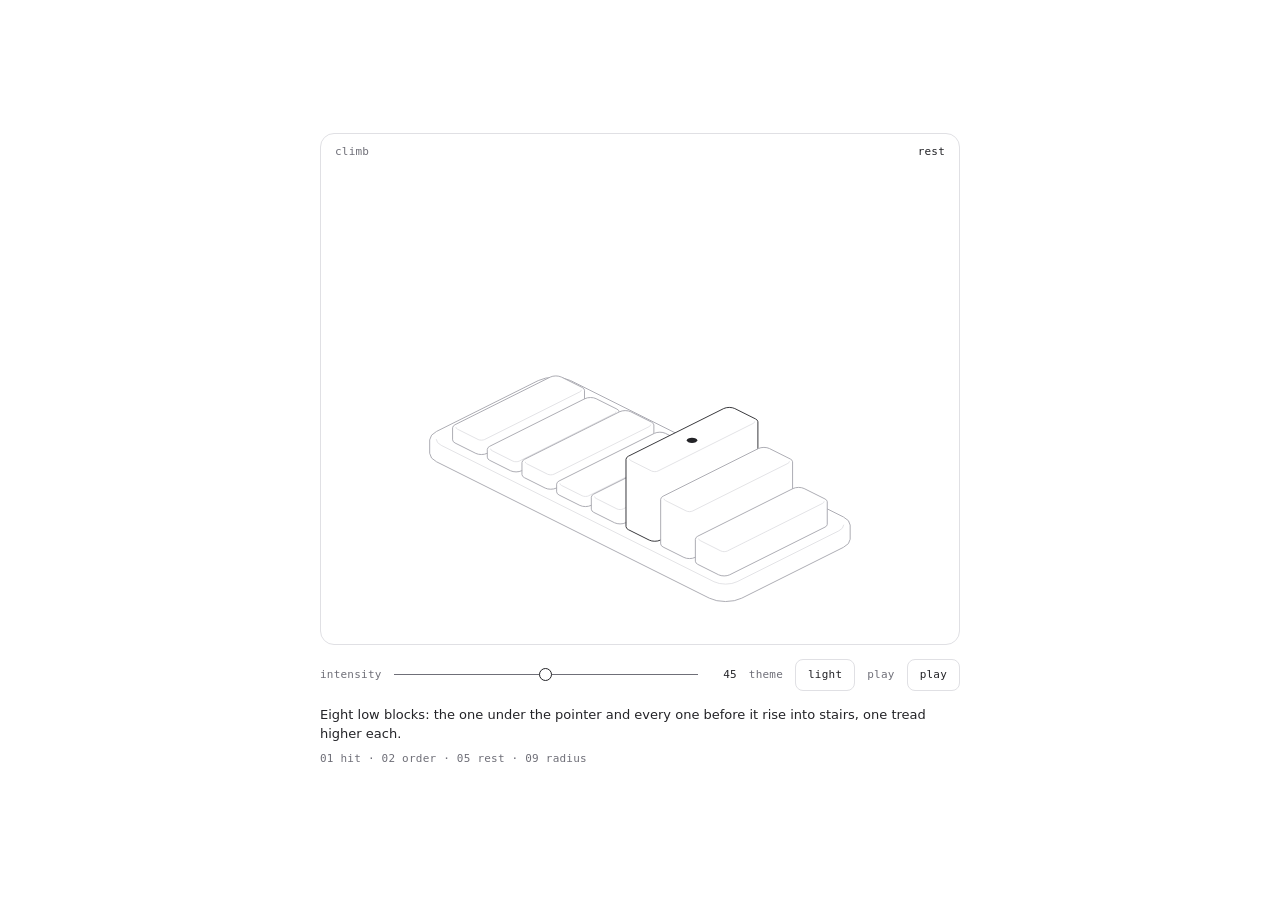
<file: objects/hairline-climb.html>
<!doctype html>
<html lang="en">
<head>
<meta charset="utf-8">
<meta name="viewport" content="width=device-width, initial-scale=1">
<title>Hairline figure</title>
<link rel="icon" href="data:,">
<style>
  :root { color-scheme: light; --ground: #ffffff; --ink: #232327; --muted: #6f6f78; --line: #e0e0e4; }
  @media (prefers-color-scheme: dark) {
    :root:not([data-theme="light"]) { color-scheme: dark; --ground: #08090a; --ink: #d0d6e0; --muted: #8a8c95; --line: #29292d; }
  }
  :root[data-theme="dark"] { color-scheme: dark; --ground: #08090a; --ink: #d0d6e0; --muted: #8a8c95; --line: #29292d; }
  :root[data-theme="light"] { color-scheme: light; }
  * { box-sizing: border-box; }
  body {
    margin: 0; min-height: 100vh; display: grid; place-items: center; padding: 24px 16px;
    background: var(--ground); color: var(--ink);
    font: 13px/1.5 ui-sans-serif, system-ui, -apple-system, "Segoe UI", sans-serif; -webkit-font-smoothing: antialiased;
  }
  main { width: 100%; max-width: 640px; }
  .plate { position: relative; border: 1px solid var(--line); border-radius: 14px; overflow: hidden; }
  .tag, .label, output, button { font: 11px/1 ui-monospace, SFMono-Regular, Menlo, Consolas, monospace; letter-spacing: 0.02em; }
  .tag { position: absolute; top: 12px; z-index: 1; color: var(--muted); pointer-events: none; }
  #name { left: 14px; }
  #read { right: 14px; color: var(--ink); font-variant-numeric: tabular-nums; }
  .controls { display: flex; flex-wrap: wrap; align-items: center; gap: 4px 12px; margin-top: 14px; }
  .label { color: var(--muted); }
  input[type="range"] {
    flex: 1 1 96px; min-width: 0; height: 32px; margin: 0; background: transparent; cursor: pointer;
    -webkit-appearance: none; appearance: none;
  }
  input[type="range"]::-webkit-slider-runnable-track { height: 1px; background: var(--muted); }
  input[type="range"]::-webkit-slider-thumb {
    -webkit-appearance: none; width: 13px; height: 13px; margin-top: -6px; border-radius: 50%;
    border: 1px solid var(--ink); background: var(--ground);
  }
  input[type="range"]::-moz-range-track { height: 1px; background: var(--muted); }
  input[type="range"]::-moz-range-thumb { width: 11px; height: 11px; border-radius: 50%; border: 1px solid var(--ink); background: var(--ground); }
  input[type="range"]:focus-visible, button:focus-visible { outline: 1.5px solid var(--ink); outline-offset: 2px; }
  output { min-width: 4ch; text-align: right; font-variant-numeric: tabular-nums; }
  button {
    height: 32px; padding: 0 12px; border: 1px solid var(--line); border-radius: 8px;
    background: transparent; color: var(--ink); cursor: pointer;
  }
  #play[aria-pressed="true"] { background: var(--ink); color: var(--ground); border-color: var(--ink); }
  #means { margin: 14px 0 0; text-wrap: pretty; }
  #rules { margin: 6px 0 0; line-height: 1.6; }
  #error { margin: 12px 0 0; padding-left: 10px; border-left: 1px solid var(--ink); }
</style>
</head>
<body>
<main>
  <div class="plate">
    <span class="tag" id="name"></span>
    <span class="tag" id="read"></span>
    <div id="stage"></div>
  </div>
  <div class="controls">
    <label class="label" for="intensity">intensity</label>
    <input id="intensity" type="range" min="0" max="1" step="0.01" value="0.5">
    <output id="value" for="intensity"></output>
    <span class="label">theme</span>
    <button id="theme" type="button" aria-label="Switch between the light and the dark theme"></button>
    <span class="label">play</span>
    <button id="play" type="button" aria-pressed="false">play</button>
  </div>
  <p id="means"></p>
  <p id="rules" class="label"></p>
  <p id="error" role="alert" hidden></p>
</main>
<script id="hl-kernel">
/* hairline kernel sha256:346b48bdef2cdfafd5343eba01494255cf75f9c078e6fcd1aafc62bab62980a1 */
/*
 * HL: everything a figure may call. Read this index; the code under it is the
 * package's src/core, unchanged, and a figure should not need to read it.
 *
 * Every figure is drawn in a 400 × 320 viewBox. World space is x/y on the
 * ground and z up. Plates are filled with the ground colour and painted back
 * to front, so a nearer one covers a farther one: append in that order. At
 * the default camera, Cam(45, 0.5, S), +x runs down to the right and +y down
 * to the left, so the corner with the largest x and y is nearest the viewer:
 * append by ascending x + y, from the far corner (smallest x and y) to it.
 *
 * Camera
 *   Cam(azDeg, k, S)                       a camera: azimuth in degrees, k = sin(elevation) (0.5 is the 2:1 view), S = scale
 *   fit(C, points, cx, cy)                 centres the box of [x, y, z] points on (cx, cy); call it once, before proj
 *                                          it only centres, it never scales: choose S by trying values, with the most extreme pose in points.
 *                                          The six figures use S 1.42 to 2.12; the boxes they fit come out 230 to 310 wide and 180 to 245 tall
 *   proj(C)                                returns P(x, y, z), which gives [sx, sy]
 *   unproj(C, sx, sy, z)                   the world [x, y] under a screen point, on the plane at height z
 *   facing(C)                              returns front(sample): whether a ring sample faces the camera
 * Rounded solids
 *   rrect(u0, v0, u1, v1, r, n)            a rounded rectangle, as a ring of samples {u, v, nu, nv}
 *   circ(R, n)                             a circle, as a ring
 *   rings(x0, y0, x1, y1, r, b)            [ring, inner]: a rounded footprint and its crease ring, inset by b
 *                                          r, the corner radius, is cut to half the shorter side. b, the crease's inset in world units
 *                                          (0.6 to 2.2 in the figures), must stay under half the shorter side or the crease turns inside out
 *   prism(P, front, ring, inner, z0, z1)   {sil, crease}: a solid standing from z0 to z1, as two path strings
 *   ringAt(P, ring, z)                     the ring's points, projected at height z
 *   run(ring, keep)                        the one cyclic run of samples that pass keep
 *   hull(points)                           the convex hull of screen points
 *   extremes(P, ring)                      [left, right, nearest] samples: where dashed drops fall from
 *   fillet(points, radii, n)               rounds every vertex of a closed polygon; returns the new points
 *                                          radii is an array, one radius per vertex, each cut to half its shorter edge; a single number gives NaN.
 *                                          n is the steps round each corner, default 4: each vertex becomes n + 1 points
 *   ghost(P, front, ring, z0, depth)       a reflection's path {d, y0, y1}; reflect() draws it for you
 * Paths and numbers
 *   poly(points)                           a closed path string
 *   open(points)                           an open polyline string
 *   seg(a, b)                              one segment between two screen points [sx, sy], as its own subpath; project world points with P first
 *   clamp(v, a, b)
 *   lerp(a, b, t)
 *   rad(deg)
 *   r2(n)                                  two decimals
 * The continuous clock: one spring per moving number
 *   spring(x, opts)                        at rest on x; write .t to retarget; opts {k, c, m, eps}, default k 100, c 18, m 1
 *   stepS(sp, dt)                          advances by dt seconds; returns whether it is still moving
 * The discrete clock: a 700ms tween on (.32, .72, 0, 1)
 *   tween(v, dur)                          at rest on v; dur defaults to 700 (ms)
 *   tset(tw, to, now, delay)               retargets from where it is, after delay ms: the stagger
 *                                          the same target again does nothing, so calling it on every pointer move is safe
 *   tval(tw, now)                          its value at now
 *   tdone(tw, now)                         whether it has landed
 *   bezier(x1, y1, x2, y2)                 a CSS cubic-bezier, as a function of progress
 *   EASE_LIFT                              the lift curve itself
 *   reducedMotion()                        true when the reader asked for less motion; springs and tweens already land at once
 *   setReducedMotion(on)                   the loop's business, not a figure's
 * Drawing
 *   mk(tag, attrs, parent)                 one svg element: the only way a figure makes a node
 *   solid(parent)                          {g, sil, cr}: a group holding a silhouette path and a crease path
 *   put(solid, paths)                      writes prism()'s {sil, crease} into solid()'s {sil, cr}: sil into sil, crease into cr
 *   flatDot(parent, C, r, cls)             a dot lying on the ground plane; cls is "dot", "dot m" or "dot off"
 *   place(el, point)                       moves a dot or a circle to [sx, sy]
 *   reflect(svg, parent, P, front, ring, z0, depth)   a fading mirror under a solid
 *   fade(svg, y0, y1, a0)                  a vertical fade, as a mask; returns the value for a mask attribute
 * Life
 *   register(stage, tick)                  joins the one frame loop; tick(dt in seconds, now in ms) returns true to ask for another frame; gives {wake, unregister}
 *   pointer(stage, handlers)               {move(point), down(point), leave()}, points in viewBox units; returns its disposer
 *   disposer()                             {add, on, dispose}: collects tear-down, so destroy is bag.dispose
 * The bench's business, not a figure's
 *   css(lightDark)
 *   inject(root)
 *   tour(stage, stops, onStop)             an unseen pointer that walks the stops, [x, y] in viewBox units or null to leave, and gives way to a real one; onStop(i) on each arrival; returns {stop}
 *   LAP                                    the default stops: a diamond around the centre, then a leave
 *
 * Classes, on path, polygon, ellipse and line. They are the whole palette; a
 * figure sets no colour, width or fill of its own.
 *     (none)   filled with the ground colour, medium stroke
 *     sil      the silhouette's stroke        hi    the bright stroke: the only highlight
 *     lo       the dim stroke                 nf    no fill        fo   fill only, no stroke
 *     dash     a dashed guide
 *     dot      a bright dot                   dot m   a medium dot     dot off   a dim dot
 */
var HL = (() => {
  var __defProp = Object.defineProperty;
  var __getOwnPropDesc = Object.getOwnPropertyDescriptor;
  var __getOwnPropNames = Object.getOwnPropertyNames;
  var __hasOwnProp = Object.prototype.hasOwnProperty;
  var __export = (target, all) => {
    for (var name in all)
      __defProp(target, name, { get: all[name], enumerable: true });
  };
  var __copyProps = (to, from, except, desc) => {
    if (from && typeof from === "object" || typeof from === "function") {
      for (let key of __getOwnPropNames(from))
        if (!__hasOwnProp.call(to, key) && key !== except)
          __defProp(to, key, { get: () => from[key], enumerable: !(desc = __getOwnPropDesc(from, key)) || desc.enumerable });
    }
    return to;
  };
  var __toCommonJS = (mod) => __copyProps(__defProp({}, "__esModule", { value: true }), mod);

  // packages/hairline/src/core/kernel.ts
  var kernel_exports = {};
  __export(kernel_exports, {
    Cam: () => Cam,
    EASE_LIFT: () => EASE_LIFT,
    LAP: () => LAP,
    bezier: () => bezier,
    circ: () => circ,
    clamp: () => clamp,
    css: () => css,
    disposer: () => disposer,
    extremes: () => extremes,
    facing: () => facing,
    fade: () => fade,
    fillet: () => fillet,
    fit: () => fit,
    flatDot: () => flatDot,
    ghost: () => ghost,
    hull: () => hull,
    inject: () => inject,
    lerp: () => lerp,
    mk: () => mk,
    open: () => open,
    place: () => place,
    pointer: () => pointer,
    poly: () => poly,
    prism: () => prism,
    proj: () => proj,
    put: () => put,
    r2: () => r2,
    rad: () => rad,
    reducedMotion: () => reducedMotion,
    reflect: () => reflect,
    register: () => register,
    ringAt: () => ringAt,
    rings: () => rings,
    rrect: () => rrect,
    run: () => run,
    seg: () => seg,
    setReducedMotion: () => setReducedMotion,
    solid: () => solid,
    spring: () => spring,
    stepS: () => stepS,
    tdone: () => tdone,
    tour: () => tour,
    tset: () => tset,
    tval: () => tval,
    tween: () => tween,
    unproj: () => unproj
  });

  // packages/hairline/src/core/iso.ts
  var clamp = (v, a, b) => Math.max(a, Math.min(b, v));
  var lerp = (a, b, t) => a + (b - a) * t;
  var rad = (d) => d * Math.PI / 180;
  var r2 = (n) => Math.round(n * 100) / 100;
  var poly = (pts) => "M" + pts.map((p) => r2(p[0]) + " " + r2(p[1])).join("L") + "Z";
  var seg = (a, b) => `M${r2(a[0])} ${r2(a[1])}L${r2(b[0])} ${r2(b[1])}`;
  var open = (pts) => pts.length < 2 ? "" : "M" + pts.map((p) => r2(p[0]) + " " + r2(p[1])).join("L");
  var Cam = (azDeg, k, S) => ({ az: rad(azDeg), k, S, ox: 0, oy: 0 });
  function proj(C) {
    const c = Math.cos(C.az), s = Math.sin(C.az), zf = Math.sqrt(1 - C.k * C.k);
    return (x, y, z) => {
      const X = x * c - y * s, Y = x * s + y * c;
      return [C.ox + C.S * X, C.oy + C.S * (Y * C.k - z * zf)];
    };
  }
  function unproj(C, sx, sy, z) {
    const c = Math.cos(C.az), s = Math.sin(C.az), zf = Math.sqrt(1 - C.k * C.k);
    const X = (sx - C.ox) / C.S, Y = ((sy - C.oy) / C.S + z * zf) / C.k;
    return [X * c + Y * s, -X * s + Y * c];
  }
  function fit(C, pts, cx, cy) {
    C.ox = 0;
    C.oy = 0;
    const P = proj(C);
    let a = 1e9, b = -1e9, c = 1e9, d = -1e9;
    for (const p of pts) {
      const q = P(p[0], p[1], p[2]);
      a = Math.min(a, q[0]);
      b = Math.max(b, q[0]);
      c = Math.min(c, q[1]);
      d = Math.max(d, q[1]);
    }
    C.ox = cx - (a + b) / 2;
    C.oy = cy - (c + d) / 2;
  }
  function rrect(u0, v0, u1, v1, r, n = 4) {
    r = Math.max(0, Math.min(r, (u1 - u0) / 2, (v1 - v0) / 2));
    const out = [];
    for (const [cu, cv, a0] of [[u1 - r, v1 - r, 0], [u0 + r, v1 - r, 90], [u0 + r, v0 + r, 180], [u1 - r, v0 + r, 270]])
      for (let k = 0; k <= n; k++) {
        const a = rad(a0 + 90 * k / n), ca = Math.cos(a), sa = Math.sin(a);
        out.push({ u: cu + r * ca, v: cv + r * sa, nu: ca, nv: sa });
      }
    return out;
  }
  function circ(R, n = 96) {
    const out = [];
    for (let k = 0; k < n; k++) {
      const a = k / n * Math.PI * 2, ca = Math.cos(a), sa = Math.sin(a);
      out.push({ u: R * ca, v: R * sa, nu: ca, nv: sa });
    }
    return out;
  }
  function hull(input) {
    const pts = input.slice().sort((a, b) => a[0] - b[0] || a[1] - b[1]);
    const x = (o, a, b) => (a[0] - o[0]) * (b[1] - o[1]) - (a[1] - o[1]) * (b[0] - o[0]);
    const lo = [], up = [];
    for (const p of pts) {
      while (lo.length > 1 && x(lo[lo.length - 2], lo[lo.length - 1], p) <= 0) lo.pop();
      lo.push(p);
    }
    for (let i = pts.length - 1; i >= 0; i--) {
      const p = pts[i];
      while (up.length > 1 && x(up[up.length - 2], up[up.length - 1], p) <= 0) up.pop();
      up.push(p);
    }
    lo.pop();
    up.pop();
    return lo.concat(up);
  }
  var ringAt = (P, ring, z) => ring.map((q) => P(q.u, q.v, z));
  var facing = (C) => {
    const s = Math.sin(C.az), c = Math.cos(C.az);
    return (q) => q.nu * s + q.nv * c >= -1e-6;
  };
  function run(ring, keep) {
    const n = ring.length;
    let s = -1;
    for (let i = 0; i < n; i++) if (keep(ring[i]) && !keep(ring[(i + n - 1) % n])) {
      s = i;
      break;
    }
    if (s < 0) return keep(ring[0]) ? ring.slice() : [];
    const out = [];
    for (let k = 0; k < n && keep(ring[(s + k) % n]); k++) out.push(ring[(s + k) % n]);
    return out;
  }
  function prism(P, front, ring, inner, z0, z1) {
    return {
      sil: poly(hull(ringAt(P, ring, z1).concat(ringAt(P, ring, z0)))),
      crease: inner ? open(ringAt(P, run(inner, front), z1)) : ""
    };
  }
  var rings = (x0, y0, x1, y1, r, b) => [
    rrect(x0, y0, x1, y1, r),
    rrect(x0 + b, y0 + b, x1 - b, y1 - b, Math.max(0.3, r - b))
  ];
  function extremes(P, ring) {
    const pr = ring.map((q) => P(q.u, q.v, 0));
    let a = 0, b = 0, c = 0;
    pr.forEach((p, k) => {
      if (p[0] < pr[a][0]) a = k;
      if (p[0] > pr[b][0]) b = k;
      if (p[1] > pr[c][1]) c = k;
    });
    return [ring[a], ring[b], ring[c]];
  }
  function fillet(pts, rs, n = 4) {
    const m = pts.length, out = [];
    for (let i = 0; i < m; i++) {
      const a = pts[(i + m - 1) % m], p = pts[i], b = pts[(i + 1) % m];
      const la = Math.hypot(a[0] - p[0], a[1] - p[1]), lb = Math.hypot(b[0] - p[0], b[1] - p[1]);
      const t = Math.min(rs[i], la / 2, lb / 2);
      const p1 = [p[0] + (a[0] - p[0]) / la * t, p[1] + (a[1] - p[1]) / la * t];
      const p2 = [p[0] + (b[0] - p[0]) / lb * t, p[1] + (b[1] - p[1]) / lb * t];
      for (let k = 0; k <= n; k++) {
        const s = k / n, w = 1 - s;
        out.push([w * w * p1[0] + 2 * w * s * p[0] + s * s * p2[0], w * w * p1[1] + 2 * w * s * p[1] + s * s * p2[1]]);
      }
    }
    return out;
  }
  function ghost(P, front, ring, z0, depth) {
    const f = run(ring, front), lowP = ringAt(P, f, z0 - depth);
    return {
      d: open(lowP) + [f[0], f[f.length - 1]].map((q) => seg(P(q.u, q.v, z0), P(q.u, q.v, z0 - depth))).join(""),
      y0: Math.min(...ringAt(P, f, z0).map((p) => p[1])),
      y1: Math.max(...lowP.map((p) => p[1])) + 2
    };
  }

  // packages/hairline/src/core/motion.ts
  var reduced = false;
  var setReducedMotion = (on) => {
    reduced = on;
  };
  var reducedMotion = () => reduced;
  function spring(x, o = {}) {
    return { x, v: 0, t: x, k: o.k ?? 100, c: o.c ?? 18, m: o.m ?? 1, eps: o.eps ?? 0.01 };
  }
  function stepS(sp, dt) {
    if (reduced) {
      sp.x = sp.t;
      sp.v = 0;
      return false;
    }
    const n = Math.max(1, Math.ceil(dt * 240)), h = dt / n;
    for (let i = 0; i < n; i++) {
      const a = (-sp.k * (sp.x - sp.t) - sp.c * sp.v) / sp.m;
      sp.v += a * h;
      sp.x += sp.v * h;
    }
    if (Math.abs(sp.x - sp.t) < sp.eps && Math.abs(sp.v) < sp.eps * 10) {
      sp.x = sp.t;
      sp.v = 0;
      return false;
    }
    return true;
  }
  function bezier(x1, y1, x2, y2) {
    const cx = 3 * x1, bx = 3 * (x2 - x1) - cx, ax = 1 - cx - bx;
    const cy = 3 * y1, by = 3 * (y2 - y1) - cy, ay = 1 - cy - by;
    const X = (u) => ((ax * u + bx) * u + cx) * u;
    const Y = (u) => ((ay * u + by) * u + cy) * u;
    const dX = (u) => (3 * ax * u + 2 * bx) * u + cx;
    return (t) => {
      if (t <= 0) return 0;
      if (t >= 1) return 1;
      let u = t;
      for (let i = 0; i < 8; i++) {
        const e = X(u) - t;
        if (Math.abs(e) < 1e-5) break;
        const d = dX(u);
        if (Math.abs(d) < 1e-6) break;
        u -= e / d;
      }
      if (!(u >= 0 && u <= 1) || Math.abs(X(u) - t) > 1e-4) {
        let lo = 0, hi = 1;
        u = t;
        for (let i = 0; i < 24; i++) {
          if (X(u) < t) lo = u;
          else hi = u;
          u = (lo + hi) / 2;
        }
      }
      return Y(u);
    };
  }
  var EASE_LIFT = bezier(0.32, 0.72, 0, 1);
  var tween = (v, dur = 700) => ({ from: v, to: v, t0: -1e9, dur });
  var tval = (tw, now) => {
    const p = clamp((now - tw.t0) / tw.dur, 0, 1);
    return tw.from + (tw.to - tw.from) * (reduced ? 1 : EASE_LIFT(p));
  };
  var tset = (tw, to, now, delay) => {
    if (tw.to === to) return;
    tw.from = tval(tw, now);
    tw.to = to;
    tw.t0 = now + delay;
  };
  var tdone = (tw, now) => reduced || now >= tw.t0 + tw.dur;

  // packages/hairline/src/core/stage.ts
  var NS = "http://www.w3.org/2000/svg";
  function mk(tag, attrs, parent) {
    const e = document.createElementNS(NS, tag);
    if (attrs) for (const k in attrs) e.setAttribute(k, String(attrs[k]));
    if (parent) parent.appendChild(e);
    return e;
  }
  function solid(parent) {
    const g = mk("g", {}, parent);
    return { g, sil: mk("path", { class: "sil" }, g), cr: mk("path", { class: "nf lo" }, g) };
  }
  var put = (el, s) => {
    el.sil.setAttribute("d", s.sil);
    el.cr.setAttribute("d", s.crease);
  };
  var flatDot = (parent, C, r, cls) => mk("ellipse", { rx: r2(r * C.S), ry: r2(r * C.S * C.k), class: cls }, parent);
  var place = (el, q) => {
    el.setAttribute("cx", String(r2(q[0])));
    el.setAttribute("cy", String(r2(q[1])));
  };
  var fid = 0;
  function fade(svg, y0, y1, a0 = 0.7) {
    const id = "hl-fd" + ++fid, defs = mk("defs", {}, svg);
    const lg = mk("linearGradient", { id: id + "g", gradientUnits: "userSpaceOnUse", x1: 0, y1: r2(y0), x2: 0, y2: r2(y1) }, defs);
    mk("stop", { offset: 0, "stop-color": "#fff", "stop-opacity": a0 }, lg);
    mk("stop", { offset: 1, "stop-color": "#fff", "stop-opacity": 0 }, lg);
    const m = mk("mask", { id, maskUnits: "userSpaceOnUse", x: 0, y: 0, width: 400, height: 320 }, defs);
    mk("rect", { x: 0, y: 0, width: 400, height: 320, fill: `url(#${id}g)` }, m);
    return `url(#${id})`;
  }
  function reflect(svg, parent, P, front, ring, z0, depth) {
    const r = ghost(P, front, ring, z0, depth);
    const gh = mk("g", { class: "ghost", mask: fade(svg, r.y0, r.y1) }, parent);
    mk("path", { d: r.d }, gh);
  }
  var boards = [];
  var byStage = /* @__PURE__ */ new Map();
  var raf = 0;
  var last = 0;
  var io = null;
  var rm = null;
  function frame() {
    const now = performance.now();
    const dt = Math.min(0.05, Math.max(0, (now - last) / 1e3));
    last = now;
    let any = false;
    for (const b of boards.slice()) if (b.vis && b.awake) {
      try {
        b.awake = !!b.tick(dt, now);
      } catch (err) {
        b.awake = false;
        setTimeout(() => {
          throw err;
        });
      }
      any = any || b.awake;
    }
    raf = any ? requestAnimationFrame(frame) : 0;
  }
  function wake(b) {
    b.awake = true;
    if (!raf) {
      last = performance.now();
      raf = requestAnimationFrame(frame);
    }
  }
  var onMotion = () => {
    setReducedMotion(!!rm?.matches);
    boards.forEach(wake);
  };
  function start() {
    if (io) return;
    io = new IntersectionObserver((es) => {
      for (const e of es) {
        const set = byStage.get(e.target);
        if (!set) continue;
        for (const b of set) {
          b.vis = e.isIntersecting;
          if (b.vis) wake(b);
        }
      }
    }, { rootMargin: "80px" });
    rm = matchMedia("(prefers-reduced-motion: reduce)");
    setReducedMotion(rm.matches);
    rm.addEventListener("change", onMotion);
  }
  function stop() {
    if (raf) cancelAnimationFrame(raf);
    raf = 0;
    io?.disconnect();
    io = null;
    rm?.removeEventListener("change", onMotion);
    rm = null;
  }
  function register(stage, tick) {
    start();
    const b = { stage, tick, vis: false, awake: true };
    boards.push(b);
    const peers = byStage.get(stage);
    if (peers) {
      for (const p of peers) b.vis = p.vis;
      peers.add(b);
      if (b.vis) wake(b);
    } else {
      byStage.set(stage, /* @__PURE__ */ new Set([b]));
      io.observe(stage);
    }
    tick(0, performance.now());
    let gone = false;
    return {
      wake: () => {
        if (!gone) wake(b);
      },
      unregister: () => {
        if (gone) return;
        gone = true;
        boards = boards.filter((x) => x !== b);
        const set = byStage.get(stage);
        if (set) {
          set.delete(b);
          if (!set.size) {
            byStage.delete(stage);
            io?.unobserve(stage);
          }
        }
        if (!boards.length) stop();
      }
    };
  }
  var handlers = /* @__PURE__ */ new WeakMap();
  var touring = /* @__PURE__ */ new WeakMap();
  function pointer(stage, on) {
    handlers.set(stage, on);
    let tm = 0;
    const pt = (e) => {
      const r = stage.getBoundingClientRect();
      return [(e.clientX - r.left) / r.width * 400, (e.clientY - r.top) / r.height * 320];
    };
    const move = (e) => {
      clearTimeout(tm);
      touring.get(stage)?.hold();
      on.move(pt(e), e);
    };
    const down = (e) => {
      clearTimeout(tm);
      touring.get(stage)?.hold();
      if (e.pointerType !== "mouse") stage.releasePointerCapture?.(e.pointerId);
      if (on.down) on.down(pt(e), e);
      else on.move(pt(e), e);
    };
    const leave = (e) => {
      clearTimeout(tm);
      tm = window.setTimeout(() => {
        on.leave(e);
        touring.get(stage)?.release();
      }, e.pointerType === "mouse" ? 0 : 1400);
    };
    stage.addEventListener("pointermove", move);
    stage.addEventListener("pointerdown", down);
    stage.addEventListener("pointerleave", leave);
    return () => {
      clearTimeout(tm);
      if (handlers.get(stage) === on) handlers.delete(stage);
      stage.removeEventListener("pointermove", move);
      stage.removeEventListener("pointerdown", down);
      stage.removeEventListener("pointerleave", leave);
    };
  }
  var LAP = [[128, 150], [200, 118], [272, 150], [200, 206], null];
  var TRAVEL = 900;
  var DWELL = 1200;
  var REST = 1800;
  var RESUME = 1200;
  var STAGGER = 450;
  var GHOST = { pointerType: "ghost" };
  var started = 0;
  function entry([x, y]) {
    const dx = x - 200, dy = y - 160;
    if (!dx && !dy) return [200, 320];
    const k = Math.min(dx ? (dx > 0 ? 200 : -200) / dx : Infinity, dy ? (dy > 0 ? 160 : -160) / dy : Infinity);
    return [200 + dx * k, 160 + dy * k];
  }
  function tour(stage, stops, onStop) {
    let i = 0;
    let wait = RESUME + STAGGER * (started++ % 4);
    let t = -1;
    let at = null;
    let origin = [200, 320];
    let hand = false, keys = stage.contains(stage.ownerDocument.activeElement);
    let gone = false;
    const leave = () => {
      at = null;
      t = -1;
      handlers.get(stage)?.leave(GHOST);
    };
    const tick = (dt) => {
      if (hand || keys || !stops.length) return false;
      if (reducedMotion()) {
        if (at) leave();
        return false;
      }
      if (wait > 0) {
        wait -= dt * 1e3;
        return true;
      }
      const stop2 = stops[i];
      if (stop2 === null) {
        if (at) leave();
        onStop?.(i);
        i = (i + 1) % stops.length;
        wait = REST;
        return true;
      }
      const h = handlers.get(stage);
      if (!h) return true;
      if (t < 0) {
        origin = at ?? entry(stop2);
        t = 0;
      }
      t = Math.min(TRAVEL, t + dt * 1e3);
      const k = EASE_LIFT(t / TRAVEL);
      at = [origin[0] + (stop2[0] - origin[0]) * k, origin[1] + (stop2[1] - origin[1]) * k];
      h.move(at, GHOST);
      if (t < TRAVEL) return true;
      onStop?.(i);
      i = (i + 1) % stops.length;
      t = -1;
      wait = DWELL;
      return true;
    };
    const take = () => {
      at = null;
      t = -1;
    };
    const give = () => {
      if (hand || keys) return;
      i = 0;
      t = -1;
      wait = RESUME;
      board.wake();
    };
    const me = {
      hold: () => {
        hand = true;
        take();
      },
      release: () => {
        if (!hand) return;
        hand = false;
        give();
      }
    };
    const focusIn = () => {
      keys = true;
      take();
    };
    const focusOut = (e) => {
      if (keys && !stage.contains(e.relatedTarget)) {
        keys = false;
        give();
      }
    };
    stage.addEventListener("focusin", focusIn);
    stage.addEventListener("focusout", focusOut);
    touring.set(stage, me);
    const board = register(stage, tick);
    return {
      stop: () => {
        if (gone) return;
        gone = true;
        board.unregister();
        stage.removeEventListener("focusin", focusIn);
        stage.removeEventListener("focusout", focusOut);
        if (touring.get(stage) === me) touring.delete(stage);
        if (at) leave();
      }
    };
  }
  function disposer() {
    let fns = [];
    return {
      add: (fn) => {
        fns.push(fn);
      },
      on: (target, type, fn, opts) => {
        const h = fn;
        target.addEventListener(type, h, opts);
        fns.push(() => target.removeEventListener(type, h, opts));
      },
      dispose: () => {
        const run2 = fns;
        fns = [];
        for (let i = run2.length - 1; i >= 0; i--) run2[i]();
      }
    };
  }

  // packages/hairline/src/core/styles.ts
  var LIGHT = { plate: "#ffffff", hi: "#232327", edge: "#a4a4ac", mid: "#c3c3c9", lo: "#e0e0e4" };
  var DARK = { plate: "#08090a", hi: "#d0d6e0", edge: "#5b5d64", mid: "#3e3e44", lo: "#29292d" };
  var KEYS = ["plate", "hi", "edge", "mid", "lo"];
  var vars = (p) => KEYS.map((k) => `--hl-${k}:var(--hairline-${k},${p[k]});`).join("");
  var EASE = "cubic-bezier(0.5,0,0.1,1)";
  var SVG = ":where([data-hairline]>svg)";
  function css(lightDark) {
    const both = Object.fromEntries(KEYS.map((k) => [k, `light-dark(${LIGHT[k]},${DARK[k]})`]));
    return [
      // the box, and the palette: light unless something below says otherwise
      `:where([data-hairline]){display:block;position:relative;aspect-ratio:5/4;touch-action:pan-y;user-select:none;-webkit-user-select:none;--hl-sw:var(--hairline-stroke,0.9);${vars(LIGHT)}}`,
      // the page's color-scheme
      lightDark ? `:where([data-hairline]){${vars(both)}}` : "",
      // an ancestor that says dark
      `:where(.dark,[data-theme="dark"]) :where([data-hairline]){${vars(DARK)}}`,
      // the figure's own theme option
      `:where([data-hairline][data-hairline-theme="light"]){${vars(LIGHT)}}`,
      `:where([data-hairline][data-hairline-theme="dark"]){${vars(DARK)}}`,
      `:where([data-hairline]:focus-visible){outline:1.5px solid var(--hl-hi);outline-offset:2px}`,
      `${SVG}{position:absolute;inset:0;width:100%;height:100%;display:block}`,
      // Riffle's live region: read, not seen
      `:where([data-hairline]>[data-hairline-live]){position:absolute;width:1px;height:1px;margin:-1px;padding:0;border:0;overflow:hidden;clip-path:inset(50%);white-space:nowrap}`,
      // the drawing: plates are filled with the plate colour and painted back to front
      `${SVG} :where(path,polygon,ellipse,line){fill:var(--hl-plate);stroke:var(--hl-mid);stroke-width:var(--hl-sw);vector-effect:non-scaling-stroke;stroke-linejoin:round;stroke-linecap:round;transition:stroke 260ms ${EASE}}`,
      `${SVG} :where(.nf){fill:none}`,
      `${SVG} :where(.fo){stroke:none}`,
      `${SVG} :where(.sil){stroke:var(--hl-edge)}`,
      `${SVG} :where(.hi){stroke:var(--hl-hi)}`,
      `${SVG} :where(.lo){stroke:var(--hl-lo)}`,
      `${SVG} :where(.dash){stroke-dasharray:1 3}`,
      `${SVG} :where(.dot){stroke:none;fill:var(--hl-hi);transition:fill 260ms ${EASE}}`,
      `${SVG} :where(.dot.m){fill:var(--hl-edge)}`,
      `${SVG} :where(.dot.off){fill:var(--hl-lo)}`,
      `${SVG} :where(.ghost path){fill:none;stroke:var(--hl-mid)}`
    ].join("");
  }
  var done = /* @__PURE__ */ new WeakSet();
  function inject(root) {
    if (done.has(root)) return;
    done.add(root);
    const doc = root.nodeType === 9 ? root : root.ownerDocument;
    const win = doc.defaultView;
    const text = css(!!win?.CSS?.supports?.("color", "light-dark(#000,#fff)"));
    if (win && "adoptedStyleSheets" in root) {
      try {
        const sheet = new win.CSSStyleSheet();
        sheet.replaceSync(text);
        root.adoptedStyleSheets = [...root.adoptedStyleSheets, sheet];
        return;
      } catch {
      }
    }
    const style = doc.createElement("style");
    style.setAttribute("data-hairline-style", "");
    style.textContent = text;
    (root.nodeType === 9 ? doc.head ?? doc.documentElement : root).appendChild(style);
  }
  return __toCommonJS(kernel_exports);
})();
/* /hairline kernel */
</script>
<script id="hl-bench">
/*
 * The bench: the page a figure is shown on. It makes the host and the svg the
 * way the package's mount does, hands them to the figure, and owns everything
 * around it: the read-out, the slider, the theme, the line under the stage.
 */
(() => {
  const RULES = ["hit", "order", "reach", "accent", "rest", "honesty", "cost", "clock", "radius", "quiet"];
  const $ = (id) => document.getElementById(id);
  const root = document.documentElement, params = new URLSearchParams(location.search);

  /* the theme: the system's until the switch is pressed, then the switch's */
  const dark = () => (root.dataset.theme ? root.dataset.theme === "dark" : matchMedia("(prefers-color-scheme: dark)").matches);
  const label = () => { $("theme").textContent = dark() ? "dark" : "light"; };
  $("theme").addEventListener("click", () => { root.dataset.theme = dark() ? "light" : "dark"; label(); });
  /* ?theme=light or ?theme=dark wins over the system's, as pressing the switch does */
  if (["light", "dark"].includes(params.get("theme"))) root.dataset.theme = params.get("theme");
  label();

  /* ?intensity=0 sets the slider before the figure mounts, for a look at either end */
  const i = (params.get("intensity") || "").trim();
  if (i && Number.isFinite(Number(i))) $("intensity").value = String(Math.min(1, Math.max(0, Number(i))));

  /* ?w=240 narrows the page, for a look at the size of a thumbnail */
  const w = Number(params.get("w"));
  if (w > 0) document.querySelector("main").style.maxWidth = w + "px";

  /* a figure that fails says so under the stage, instead of leaving an empty plate */
  addEventListener("error", (e) => {
    $("error").hidden = false;
    $("error").textContent = String((e.error && e.error.message) || e.message);
  });

  let mounted = false;
  window.hairline = (figure) => {
    if (mounted) throw new Error("hairline: one figure per page.");
    mounted = true;
    const stage = $("stage"), slider = $("intensity");

    /* intensity to the figure's own number: two straight lines that meet at 0.5, as in the package */
    const [lo, mid, hi] = figure.range;
    const at = (i) => Math.round((i <= 0.5 ? lo + (i / 0.5) * (mid - lo) : mid + ((i - 0.5) / 0.5) * (hi - mid)) * 1000) / 1000;

    HL.inject(document);
    stage.setAttribute("data-hairline", figure.name);
    stage.setAttribute("role", "img");
    stage.setAttribute("aria-label", figure.means);
    const svg = HL.mk("svg", { viewBox: "0 0 400 320", "aria-hidden": "true" }, stage);

    let text = null;
    const read = {
      get textContent() { return text; },
      set textContent(value) { text = value == null ? "" : String(value); $("read").textContent = text; },
    };

    document.title = "Hairline · " + figure.name;
    $("name").textContent = figure.name;
    $("means").textContent = figure.means;
    $("rules").textContent = figure.rules.map((n) => String(n).padStart(2, "0") + " " + RULES[n - 1]).join(" · ");
    const show = () => { $("value").textContent = String(at(Number(slider.value))); };
    show();

    const handle = figure.mount({ stage, svg, read }, at(Number(slider.value)));
    if (text === null) read.textContent = "rest";
    slider.addEventListener("input", () => { show(); handle.set(at(Number(slider.value))); });
    window.hairline.figure = handle;

    /* play: an unseen pointer walks the figure's tour (or HL.LAP) until a hand arrives; ?play=1 starts it on load */
    const play = $("play");
    window.hairline.playing = null;
    play.addEventListener("click", () => {
      const was = play.getAttribute("aria-pressed") === "true";
      if (was) { window.hairline.playing.stop(); window.hairline.playing = null; }
      else window.hairline.playing = HL.tour(stage, figure.tour || HL.LAP, (i) => { if (window.hairline.onStop) window.hairline.onStop(i); });
      play.setAttribute("aria-pressed", String(!was));
    });
    if (params.get("play") === "1") play.click();

    /* ?at=200,160 holds the pointer at a viewBox point, for a picture of the answer without a mouse */
    const p = (params.get("at") || "").split(",").map(Number);
    if (p.length === 2 && p.every(Number.isFinite)) {
      const r = stage.getBoundingClientRect();
      stage.dispatchEvent(new PointerEvent("pointermove", {
        pointerType: "mouse", pointerId: 1, bubbles: true,
        clientX: r.left + (p[0] / 400) * r.width, clientY: r.top + (p[1] / 320) * r.height,
      }));
    }
  };
})();
</script>
<script type="module" id="hl-figure">
/**
 * Climb: eight low blocks in a row on a plinth, a flight of stairs that has
 * not been built yet. The step under the pointer and every step before it rise
 * into a staircase, one tread higher each, staggered outwards from the pointer;
 * the steps after it settle back. At rest the first three are already climbed.
 * A dot stands on the top tread reached. Week 5: the people chosen are the ones
 * who keep building on what they like. The slider is the stagger, in ms.
 */
const {
  Cam, clamp, facing, fit, prism, proj, rings,
  tween, tset, tval, tdone, flatDot, mk, place, pointer, put, register, disposer, solid,
} = HL;

const N = 8, D = 15, WY = 46, RISE = 8, LOW = 3, REST_A = 2, PB = 5;
const X0 = -6, X1 = N * D + 6, Y0 = -6, Y1 = WY + 6;
const restH = (i) => (i <= REST_A ? (i + 1) * RISE : LOW + (i % 2) * 1.5);

function mount({ stage, svg, read }, value) {
  const bag = disposer();
  let step = value;
  const C = Cam(45, 0.5, 2.05);
  fit(C, [[X0, Y0, -PB], [X1, Y1, -PB], [X1, Y0, -PB], [X0, Y1, -PB], [X0, Y0, N * RISE], [X0, Y1, N * RISE]], 200, 166);
  const P = proj(C), front = facing(C);

  const g = mk("g", {}, svg);
  const [pr, pi] = rings(X0, Y0, X1, Y1, 7, 2);
  put(solid(g), prism(P, front, pr, pi, -PB, 0));

  // step i stands at slot N-1-i, so the flight climbs away from the viewer. A larger x is
  // nearer: append from the last step (farthest) to the first, back to front.
  const sx = (i) => (N - 1 - i) * D, steps = [];
  for (let i = 0; i < N; i++) {
    const [ring, inner] = rings(sx(i) + 0.6, 0, sx(i) + D - 0.6, WY, 2.4, 1);
    steps.push({ i, ring, inner, el: null, h: tween(restH(i)), drawn: NaN });
  }
  for (let i = N - 1; i >= 0; i--) steps[i].el = solid(g);
  const mark = flatDot(g, C, 1.6, "dot");

  let act = -2, top = REST_A;
  function draw(s, now) {
    const h = Math.max(0.6, tval(s.h, now));
    if (h === s.drawn) return;
    s.drawn = h;
    put(s.el, prism(P, front, s.ring, s.inner, 0, h));
  }
  const B = register(stage, (_dt, now) => {
    let m = false;
    for (const s of steps) { draw(s, now); if (!tdone(s.h, now)) m = true; }
    const t = steps[top];
    steps[top].el.g.after(mark);
    place(mark, P(sx(top) + D / 2, WY / 2, Math.max(0.6, tval(t.h, now))));
    return m;
  });
  bag.add(B.unregister);

  function setActive(a) {
    if (a === act) return;
    const now = performance.now(), from = a >= 0 ? a : act >= 0 ? act : REST_A;
    act = a;
    top = a < 0 ? REST_A : a;
    steps.forEach((s, i) => {
      const h = a < 0 ? restH(i) : i <= a ? (i + 1) * RISE : LOW;
      tset(s.h, h, now, Math.abs(i - from) * step);
      s.el.sil.classList.toggle("hi", i === top);
    });
    read.textContent = a < 0 ? "rest" : "step " + (a + 1);
    B.wake();
  }

  // The hit test reads the pointer's screen x against each step's REST centre: steps stand at
  // different heights, so no one plane would pick the right one (rule 01).
  const cx = steps.map((s, i) => P(sx(i) + D / 2, WY / 2, restH(i))[0]);
  const ys = [P(X0, Y0, N * RISE + 8)[1], P(X1, Y1, -PB)[1], P(X0, Y1, -PB)[1], P(X1, Y0, N * RISE)[1]];
  function hit([x, y]) {
    if (y < Math.min(...ys) - 10 || y > Math.max(...ys) + 10) return -1;
    if (x < Math.min(...cx) - 30 || x > Math.max(...cx) + 30) return -1;
    let best = 0;
    cx.forEach((c, i) => { if (Math.abs(c - x) < Math.abs(cx[best] - x)) best = i; });
    return clamp(best, 0, N - 1);
  }

  setActive(-1);
  bag.add(pointer(stage, { move: (p) => setActive(hit(p)), leave: () => setActive(-1) }));
  bag.add(() => svg.replaceChildren());

  return { set: (v) => { step = v; }, destroy: bag.dispose };
}

hairline({
  name: "climb",
  means: "Eight low blocks: the one under the pointer and every one before it rise into stairs, one tread higher each.",
  rules: [1, 2, 5, 9],
  range: [0, 45, 90],
  tour: [[250, 200], [190, 170], [130, 140], null],
  mount,
});
</script>
<script id="gallery-embed">
/* 갤러리 안에 넣을 때(?embed=1)만 동작: 조작 UI를 숨기고, 누르면 부모 페이지에 주차 이동을 알린다. 평소에는 아무 일도 하지 않는다. */
(() => {
  const q = new URLSearchParams(location.search);
  if (!q.get("embed")) return;
  try {
    const col = JSON.parse(q.get("color") || "{}");
    ["plate", "hi", "edge", "mid", "lo"].forEach((k) => { if (typeof col[k] === "string" && /^#[0-9a-fA-F]{3,8}$/.test(col[k])) document.documentElement.style.setProperty("--hairline-" + k, col[k]); });
    const sw = Number(col.stroke); if (Number.isFinite(sw) && sw >= 0.5 && sw <= 2.5) document.documentElement.style.setProperty("--hairline-stroke", String(sw));
  } catch (_) {}
  const st = document.createElement("style");
  st.textContent = "html,body{overflow:hidden}body{display:block;min-height:0;padding:0}main{max-width:none}.plate{border:0;border-radius:0}.controls,#means,#rules,#name,#read{display:none!important}";
  document.head.appendChild(st);
  const stage = document.getElementById("stage");
  stage.style.cursor = "pointer";
  let armed = false, timer = 0, kind = "mouse";
  stage.addEventListener("pointerdown", (e) => { kind = e.pointerType; }, true);
  stage.addEventListener("click", () => {
    if (kind !== "mouse" && !armed) { armed = true; clearTimeout(timer); timer = setTimeout(() => { armed = false; }, 3000); return; }
    parent.postMessage({ gallery: "go", week: Number(q.get("week")) }, "*");
  });
  addEventListener("message", (e) => { if (e.data && (e.data.theme === "light" || e.data.theme === "dark")) document.documentElement.dataset.theme = e.data.theme; });
})();
</script>
</body>
</html>
</file>
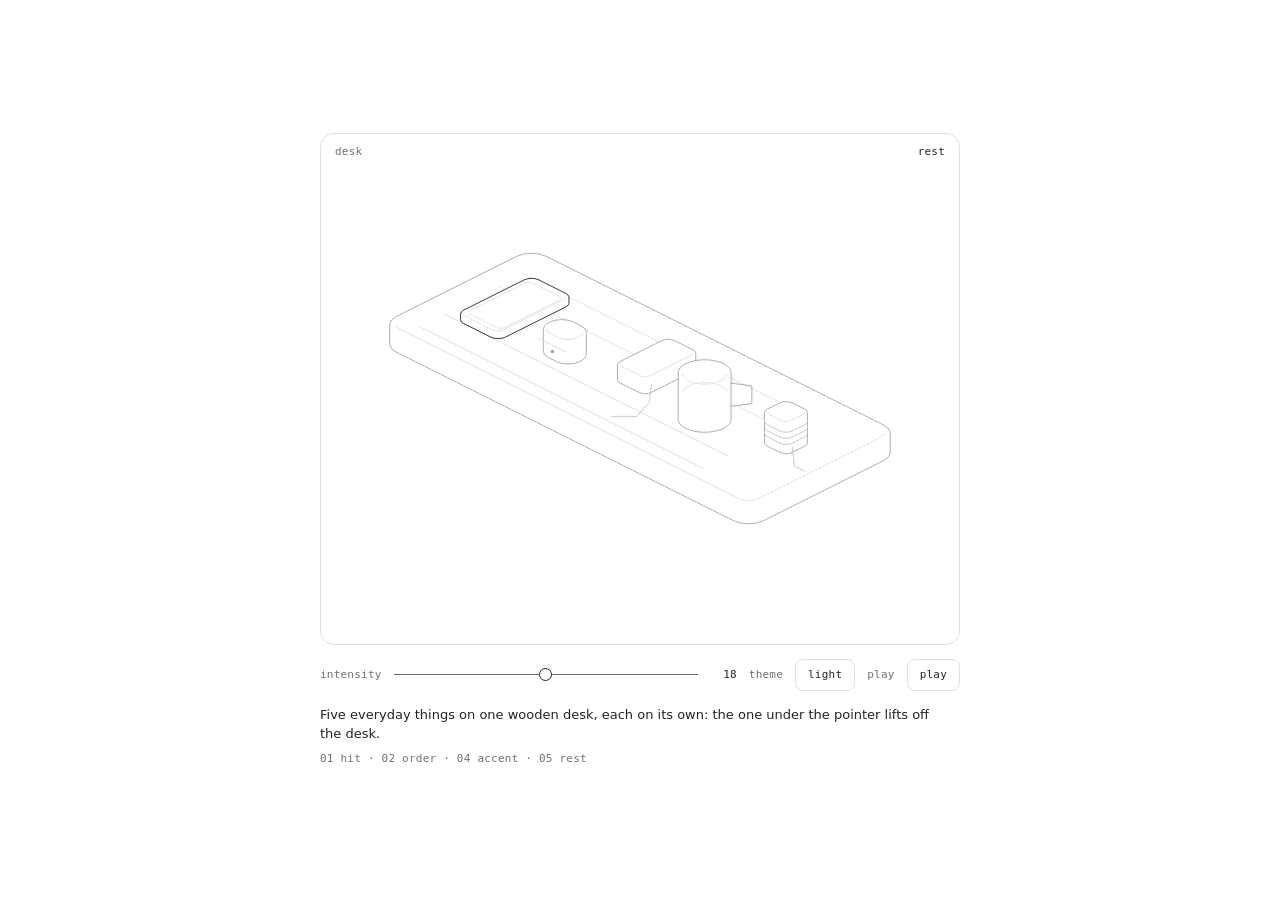
<file: objects/hairline-desk.html>
<!doctype html>
<html lang="en">
<head>
<meta charset="utf-8">
<meta name="viewport" content="width=device-width, initial-scale=1">
<title>Hairline figure</title>
<link rel="icon" href="data:,">
<style>
  :root { color-scheme: light; --ground: #ffffff; --ink: #232327; --muted: #6f6f78; --line: #e0e0e4; }
  @media (prefers-color-scheme: dark) {
    :root:not([data-theme="light"]) { color-scheme: dark; --ground: #08090a; --ink: #d0d6e0; --muted: #8a8c95; --line: #29292d; }
  }
  :root[data-theme="dark"] { color-scheme: dark; --ground: #08090a; --ink: #d0d6e0; --muted: #8a8c95; --line: #29292d; }
  :root[data-theme="light"] { color-scheme: light; }
  * { box-sizing: border-box; }
  body {
    margin: 0; min-height: 100vh; display: grid; place-items: center; padding: 24px 16px;
    background: var(--ground); color: var(--ink);
    font: 13px/1.5 ui-sans-serif, system-ui, -apple-system, "Segoe UI", sans-serif; -webkit-font-smoothing: antialiased;
  }
  main { width: 100%; max-width: 640px; }
  .plate { position: relative; border: 1px solid var(--line); border-radius: 14px; overflow: hidden; }
  .tag, .label, output, button { font: 11px/1 ui-monospace, SFMono-Regular, Menlo, Consolas, monospace; letter-spacing: 0.02em; }
  .tag { position: absolute; top: 12px; z-index: 1; color: var(--muted); pointer-events: none; }
  #name { left: 14px; }
  #read { right: 14px; color: var(--ink); font-variant-numeric: tabular-nums; }
  .controls { display: flex; flex-wrap: wrap; align-items: center; gap: 4px 12px; margin-top: 14px; }
  .label { color: var(--muted); }
  input[type="range"] {
    flex: 1 1 96px; min-width: 0; height: 32px; margin: 0; background: transparent; cursor: pointer;
    -webkit-appearance: none; appearance: none;
  }
  input[type="range"]::-webkit-slider-runnable-track { height: 1px; background: var(--muted); }
  input[type="range"]::-webkit-slider-thumb {
    -webkit-appearance: none; width: 13px; height: 13px; margin-top: -6px; border-radius: 50%;
    border: 1px solid var(--ink); background: var(--ground);
  }
  input[type="range"]::-moz-range-track { height: 1px; background: var(--muted); }
  input[type="range"]::-moz-range-thumb { width: 11px; height: 11px; border-radius: 50%; border: 1px solid var(--ink); background: var(--ground); }
  input[type="range"]:focus-visible, button:focus-visible { outline: 1.5px solid var(--ink); outline-offset: 2px; }
  output { min-width: 4ch; text-align: right; font-variant-numeric: tabular-nums; }
  button {
    height: 32px; padding: 0 12px; border: 1px solid var(--line); border-radius: 8px;
    background: transparent; color: var(--ink); cursor: pointer;
  }
  #play[aria-pressed="true"] { background: var(--ink); color: var(--ground); border-color: var(--ink); }
  #means { margin: 14px 0 0; text-wrap: pretty; }
  #rules { margin: 6px 0 0; line-height: 1.6; }
  #error { margin: 12px 0 0; padding-left: 10px; border-left: 1px solid var(--ink); }
</style>
</head>
<body>
<main>
  <div class="plate">
    <span class="tag" id="name"></span>
    <span class="tag" id="read"></span>
    <div id="stage"></div>
  </div>
  <div class="controls">
    <label class="label" for="intensity">intensity</label>
    <input id="intensity" type="range" min="0" max="1" step="0.01" value="0.5">
    <output id="value" for="intensity"></output>
    <span class="label">theme</span>
    <button id="theme" type="button" aria-label="Switch between the light and the dark theme"></button>
    <span class="label">play</span>
    <button id="play" type="button" aria-pressed="false">play</button>
  </div>
  <p id="means"></p>
  <p id="rules" class="label"></p>
  <p id="error" role="alert" hidden></p>
</main>
<script id="hl-kernel">
/* hairline kernel sha256:346b48bdef2cdfafd5343eba01494255cf75f9c078e6fcd1aafc62bab62980a1 */
/*
 * HL: everything a figure may call. Read this index; the code under it is the
 * package's src/core, unchanged, and a figure should not need to read it.
 *
 * Every figure is drawn in a 400 × 320 viewBox. World space is x/y on the
 * ground and z up. Plates are filled with the ground colour and painted back
 * to front, so a nearer one covers a farther one: append in that order. At
 * the default camera, Cam(45, 0.5, S), +x runs down to the right and +y down
 * to the left, so the corner with the largest x and y is nearest the viewer:
 * append by ascending x + y, from the far corner (smallest x and y) to it.
 *
 * Camera
 *   Cam(azDeg, k, S)                       a camera: azimuth in degrees, k = sin(elevation) (0.5 is the 2:1 view), S = scale
 *   fit(C, points, cx, cy)                 centres the box of [x, y, z] points on (cx, cy); call it once, before proj
 *                                          it only centres, it never scales: choose S by trying values, with the most extreme pose in points.
 *                                          The six figures use S 1.42 to 2.12; the boxes they fit come out 230 to 310 wide and 180 to 245 tall
 *   proj(C)                                returns P(x, y, z), which gives [sx, sy]
 *   unproj(C, sx, sy, z)                   the world [x, y] under a screen point, on the plane at height z
 *   facing(C)                              returns front(sample): whether a ring sample faces the camera
 * Rounded solids
 *   rrect(u0, v0, u1, v1, r, n)            a rounded rectangle, as a ring of samples {u, v, nu, nv}
 *   circ(R, n)                             a circle, as a ring
 *   rings(x0, y0, x1, y1, r, b)            [ring, inner]: a rounded footprint and its crease ring, inset by b
 *                                          r, the corner radius, is cut to half the shorter side. b, the crease's inset in world units
 *                                          (0.6 to 2.2 in the figures), must stay under half the shorter side or the crease turns inside out
 *   prism(P, front, ring, inner, z0, z1)   {sil, crease}: a solid standing from z0 to z1, as two path strings
 *   ringAt(P, ring, z)                     the ring's points, projected at height z
 *   run(ring, keep)                        the one cyclic run of samples that pass keep
 *   hull(points)                           the convex hull of screen points
 *   extremes(P, ring)                      [left, right, nearest] samples: where dashed drops fall from
 *   fillet(points, radii, n)               rounds every vertex of a closed polygon; returns the new points
 *                                          radii is an array, one radius per vertex, each cut to half its shorter edge; a single number gives NaN.
 *                                          n is the steps round each corner, default 4: each vertex becomes n + 1 points
 *   ghost(P, front, ring, z0, depth)       a reflection's path {d, y0, y1}; reflect() draws it for you
 * Paths and numbers
 *   poly(points)                           a closed path string
 *   open(points)                           an open polyline string
 *   seg(a, b)                              one segment between two screen points [sx, sy], as its own subpath; project world points with P first
 *   clamp(v, a, b)
 *   lerp(a, b, t)
 *   rad(deg)
 *   r2(n)                                  two decimals
 * The continuous clock: one spring per moving number
 *   spring(x, opts)                        at rest on x; write .t to retarget; opts {k, c, m, eps}, default k 100, c 18, m 1
 *   stepS(sp, dt)                          advances by dt seconds; returns whether it is still moving
 * The discrete clock: a 700ms tween on (.32, .72, 0, 1)
 *   tween(v, dur)                          at rest on v; dur defaults to 700 (ms)
 *   tset(tw, to, now, delay)               retargets from where it is, after delay ms: the stagger
 *                                          the same target again does nothing, so calling it on every pointer move is safe
 *   tval(tw, now)                          its value at now
 *   tdone(tw, now)                         whether it has landed
 *   bezier(x1, y1, x2, y2)                 a CSS cubic-bezier, as a function of progress
 *   EASE_LIFT                              the lift curve itself
 *   reducedMotion()                        true when the reader asked for less motion; springs and tweens already land at once
 *   setReducedMotion(on)                   the loop's business, not a figure's
 * Drawing
 *   mk(tag, attrs, parent)                 one svg element: the only way a figure makes a node
 *   solid(parent)                          {g, sil, cr}: a group holding a silhouette path and a crease path
 *   put(solid, paths)                      writes prism()'s {sil, crease} into solid()'s {sil, cr}: sil into sil, crease into cr
 *   flatDot(parent, C, r, cls)             a dot lying on the ground plane; cls is "dot", "dot m" or "dot off"
 *   place(el, point)                       moves a dot or a circle to [sx, sy]
 *   reflect(svg, parent, P, front, ring, z0, depth)   a fading mirror under a solid
 *   fade(svg, y0, y1, a0)                  a vertical fade, as a mask; returns the value for a mask attribute
 * Life
 *   register(stage, tick)                  joins the one frame loop; tick(dt in seconds, now in ms) returns true to ask for another frame; gives {wake, unregister}
 *   pointer(stage, handlers)               {move(point), down(point), leave()}, points in viewBox units; returns its disposer
 *   disposer()                             {add, on, dispose}: collects tear-down, so destroy is bag.dispose
 * The bench's business, not a figure's
 *   css(lightDark)
 *   inject(root)
 *   tour(stage, stops, onStop)             an unseen pointer that walks the stops, [x, y] in viewBox units or null to leave, and gives way to a real one; onStop(i) on each arrival; returns {stop}
 *   LAP                                    the default stops: a diamond around the centre, then a leave
 *
 * Classes, on path, polygon, ellipse and line. They are the whole palette; a
 * figure sets no colour, width or fill of its own.
 *     (none)   filled with the ground colour, medium stroke
 *     sil      the silhouette's stroke        hi    the bright stroke: the only highlight
 *     lo       the dim stroke                 nf    no fill        fo   fill only, no stroke
 *     dash     a dashed guide
 *     dot      a bright dot                   dot m   a medium dot     dot off   a dim dot
 */
var HL = (() => {
  var __defProp = Object.defineProperty;
  var __getOwnPropDesc = Object.getOwnPropertyDescriptor;
  var __getOwnPropNames = Object.getOwnPropertyNames;
  var __hasOwnProp = Object.prototype.hasOwnProperty;
  var __export = (target, all) => {
    for (var name in all)
      __defProp(target, name, { get: all[name], enumerable: true });
  };
  var __copyProps = (to, from, except, desc) => {
    if (from && typeof from === "object" || typeof from === "function") {
      for (let key of __getOwnPropNames(from))
        if (!__hasOwnProp.call(to, key) && key !== except)
          __defProp(to, key, { get: () => from[key], enumerable: !(desc = __getOwnPropDesc(from, key)) || desc.enumerable });
    }
    return to;
  };
  var __toCommonJS = (mod) => __copyProps(__defProp({}, "__esModule", { value: true }), mod);

  // packages/hairline/src/core/kernel.ts
  var kernel_exports = {};
  __export(kernel_exports, {
    Cam: () => Cam,
    EASE_LIFT: () => EASE_LIFT,
    LAP: () => LAP,
    bezier: () => bezier,
    circ: () => circ,
    clamp: () => clamp,
    css: () => css,
    disposer: () => disposer,
    extremes: () => extremes,
    facing: () => facing,
    fade: () => fade,
    fillet: () => fillet,
    fit: () => fit,
    flatDot: () => flatDot,
    ghost: () => ghost,
    hull: () => hull,
    inject: () => inject,
    lerp: () => lerp,
    mk: () => mk,
    open: () => open,
    place: () => place,
    pointer: () => pointer,
    poly: () => poly,
    prism: () => prism,
    proj: () => proj,
    put: () => put,
    r2: () => r2,
    rad: () => rad,
    reducedMotion: () => reducedMotion,
    reflect: () => reflect,
    register: () => register,
    ringAt: () => ringAt,
    rings: () => rings,
    rrect: () => rrect,
    run: () => run,
    seg: () => seg,
    setReducedMotion: () => setReducedMotion,
    solid: () => solid,
    spring: () => spring,
    stepS: () => stepS,
    tdone: () => tdone,
    tour: () => tour,
    tset: () => tset,
    tval: () => tval,
    tween: () => tween,
    unproj: () => unproj
  });

  // packages/hairline/src/core/iso.ts
  var clamp = (v, a, b) => Math.max(a, Math.min(b, v));
  var lerp = (a, b, t) => a + (b - a) * t;
  var rad = (d) => d * Math.PI / 180;
  var r2 = (n) => Math.round(n * 100) / 100;
  var poly = (pts) => "M" + pts.map((p) => r2(p[0]) + " " + r2(p[1])).join("L") + "Z";
  var seg = (a, b) => `M${r2(a[0])} ${r2(a[1])}L${r2(b[0])} ${r2(b[1])}`;
  var open = (pts) => pts.length < 2 ? "" : "M" + pts.map((p) => r2(p[0]) + " " + r2(p[1])).join("L");
  var Cam = (azDeg, k, S) => ({ az: rad(azDeg), k, S, ox: 0, oy: 0 });
  function proj(C) {
    const c = Math.cos(C.az), s = Math.sin(C.az), zf = Math.sqrt(1 - C.k * C.k);
    return (x, y, z) => {
      const X = x * c - y * s, Y = x * s + y * c;
      return [C.ox + C.S * X, C.oy + C.S * (Y * C.k - z * zf)];
    };
  }
  function unproj(C, sx, sy, z) {
    const c = Math.cos(C.az), s = Math.sin(C.az), zf = Math.sqrt(1 - C.k * C.k);
    const X = (sx - C.ox) / C.S, Y = ((sy - C.oy) / C.S + z * zf) / C.k;
    return [X * c + Y * s, -X * s + Y * c];
  }
  function fit(C, pts, cx, cy) {
    C.ox = 0;
    C.oy = 0;
    const P = proj(C);
    let a = 1e9, b = -1e9, c = 1e9, d = -1e9;
    for (const p of pts) {
      const q = P(p[0], p[1], p[2]);
      a = Math.min(a, q[0]);
      b = Math.max(b, q[0]);
      c = Math.min(c, q[1]);
      d = Math.max(d, q[1]);
    }
    C.ox = cx - (a + b) / 2;
    C.oy = cy - (c + d) / 2;
  }
  function rrect(u0, v0, u1, v1, r, n = 4) {
    r = Math.max(0, Math.min(r, (u1 - u0) / 2, (v1 - v0) / 2));
    const out = [];
    for (const [cu, cv, a0] of [[u1 - r, v1 - r, 0], [u0 + r, v1 - r, 90], [u0 + r, v0 + r, 180], [u1 - r, v0 + r, 270]])
      for (let k = 0; k <= n; k++) {
        const a = rad(a0 + 90 * k / n), ca = Math.cos(a), sa = Math.sin(a);
        out.push({ u: cu + r * ca, v: cv + r * sa, nu: ca, nv: sa });
      }
    return out;
  }
  function circ(R, n = 96) {
    const out = [];
    for (let k = 0; k < n; k++) {
      const a = k / n * Math.PI * 2, ca = Math.cos(a), sa = Math.sin(a);
      out.push({ u: R * ca, v: R * sa, nu: ca, nv: sa });
    }
    return out;
  }
  function hull(input) {
    const pts = input.slice().sort((a, b) => a[0] - b[0] || a[1] - b[1]);
    const x = (o, a, b) => (a[0] - o[0]) * (b[1] - o[1]) - (a[1] - o[1]) * (b[0] - o[0]);
    const lo = [], up = [];
    for (const p of pts) {
      while (lo.length > 1 && x(lo[lo.length - 2], lo[lo.length - 1], p) <= 0) lo.pop();
      lo.push(p);
    }
    for (let i = pts.length - 1; i >= 0; i--) {
      const p = pts[i];
      while (up.length > 1 && x(up[up.length - 2], up[up.length - 1], p) <= 0) up.pop();
      up.push(p);
    }
    lo.pop();
    up.pop();
    return lo.concat(up);
  }
  var ringAt = (P, ring, z) => ring.map((q) => P(q.u, q.v, z));
  var facing = (C) => {
    const s = Math.sin(C.az), c = Math.cos(C.az);
    return (q) => q.nu * s + q.nv * c >= -1e-6;
  };
  function run(ring, keep) {
    const n = ring.length;
    let s = -1;
    for (let i = 0; i < n; i++) if (keep(ring[i]) && !keep(ring[(i + n - 1) % n])) {
      s = i;
      break;
    }
    if (s < 0) return keep(ring[0]) ? ring.slice() : [];
    const out = [];
    for (let k = 0; k < n && keep(ring[(s + k) % n]); k++) out.push(ring[(s + k) % n]);
    return out;
  }
  function prism(P, front, ring, inner, z0, z1) {
    return {
      sil: poly(hull(ringAt(P, ring, z1).concat(ringAt(P, ring, z0)))),
      crease: inner ? open(ringAt(P, run(inner, front), z1)) : ""
    };
  }
  var rings = (x0, y0, x1, y1, r, b) => [
    rrect(x0, y0, x1, y1, r),
    rrect(x0 + b, y0 + b, x1 - b, y1 - b, Math.max(0.3, r - b))
  ];
  function extremes(P, ring) {
    const pr = ring.map((q) => P(q.u, q.v, 0));
    let a = 0, b = 0, c = 0;
    pr.forEach((p, k) => {
      if (p[0] < pr[a][0]) a = k;
      if (p[0] > pr[b][0]) b = k;
      if (p[1] > pr[c][1]) c = k;
    });
    return [ring[a], ring[b], ring[c]];
  }
  function fillet(pts, rs, n = 4) {
    const m = pts.length, out = [];
    for (let i = 0; i < m; i++) {
      const a = pts[(i + m - 1) % m], p = pts[i], b = pts[(i + 1) % m];
      const la = Math.hypot(a[0] - p[0], a[1] - p[1]), lb = Math.hypot(b[0] - p[0], b[1] - p[1]);
      const t = Math.min(rs[i], la / 2, lb / 2);
      const p1 = [p[0] + (a[0] - p[0]) / la * t, p[1] + (a[1] - p[1]) / la * t];
      const p2 = [p[0] + (b[0] - p[0]) / lb * t, p[1] + (b[1] - p[1]) / lb * t];
      for (let k = 0; k <= n; k++) {
        const s = k / n, w = 1 - s;
        out.push([w * w * p1[0] + 2 * w * s * p[0] + s * s * p2[0], w * w * p1[1] + 2 * w * s * p[1] + s * s * p2[1]]);
      }
    }
    return out;
  }
  function ghost(P, front, ring, z0, depth) {
    const f = run(ring, front), lowP = ringAt(P, f, z0 - depth);
    return {
      d: open(lowP) + [f[0], f[f.length - 1]].map((q) => seg(P(q.u, q.v, z0), P(q.u, q.v, z0 - depth))).join(""),
      y0: Math.min(...ringAt(P, f, z0).map((p) => p[1])),
      y1: Math.max(...lowP.map((p) => p[1])) + 2
    };
  }

  // packages/hairline/src/core/motion.ts
  var reduced = false;
  var setReducedMotion = (on) => {
    reduced = on;
  };
  var reducedMotion = () => reduced;
  function spring(x, o = {}) {
    return { x, v: 0, t: x, k: o.k ?? 100, c: o.c ?? 18, m: o.m ?? 1, eps: o.eps ?? 0.01 };
  }
  function stepS(sp, dt) {
    if (reduced) {
      sp.x = sp.t;
      sp.v = 0;
      return false;
    }
    const n = Math.max(1, Math.ceil(dt * 240)), h = dt / n;
    for (let i = 0; i < n; i++) {
      const a = (-sp.k * (sp.x - sp.t) - sp.c * sp.v) / sp.m;
      sp.v += a * h;
      sp.x += sp.v * h;
    }
    if (Math.abs(sp.x - sp.t) < sp.eps && Math.abs(sp.v) < sp.eps * 10) {
      sp.x = sp.t;
      sp.v = 0;
      return false;
    }
    return true;
  }
  function bezier(x1, y1, x2, y2) {
    const cx = 3 * x1, bx = 3 * (x2 - x1) - cx, ax = 1 - cx - bx;
    const cy = 3 * y1, by = 3 * (y2 - y1) - cy, ay = 1 - cy - by;
    const X = (u) => ((ax * u + bx) * u + cx) * u;
    const Y = (u) => ((ay * u + by) * u + cy) * u;
    const dX = (u) => (3 * ax * u + 2 * bx) * u + cx;
    return (t) => {
      if (t <= 0) return 0;
      if (t >= 1) return 1;
      let u = t;
      for (let i = 0; i < 8; i++) {
        const e = X(u) - t;
        if (Math.abs(e) < 1e-5) break;
        const d = dX(u);
        if (Math.abs(d) < 1e-6) break;
        u -= e / d;
      }
      if (!(u >= 0 && u <= 1) || Math.abs(X(u) - t) > 1e-4) {
        let lo = 0, hi = 1;
        u = t;
        for (let i = 0; i < 24; i++) {
          if (X(u) < t) lo = u;
          else hi = u;
          u = (lo + hi) / 2;
        }
      }
      return Y(u);
    };
  }
  var EASE_LIFT = bezier(0.32, 0.72, 0, 1);
  var tween = (v, dur = 700) => ({ from: v, to: v, t0: -1e9, dur });
  var tval = (tw, now) => {
    const p = clamp((now - tw.t0) / tw.dur, 0, 1);
    return tw.from + (tw.to - tw.from) * (reduced ? 1 : EASE_LIFT(p));
  };
  var tset = (tw, to, now, delay) => {
    if (tw.to === to) return;
    tw.from = tval(tw, now);
    tw.to = to;
    tw.t0 = now + delay;
  };
  var tdone = (tw, now) => reduced || now >= tw.t0 + tw.dur;

  // packages/hairline/src/core/stage.ts
  var NS = "http://www.w3.org/2000/svg";
  function mk(tag, attrs, parent) {
    const e = document.createElementNS(NS, tag);
    if (attrs) for (const k in attrs) e.setAttribute(k, String(attrs[k]));
    if (parent) parent.appendChild(e);
    return e;
  }
  function solid(parent) {
    const g = mk("g", {}, parent);
    return { g, sil: mk("path", { class: "sil" }, g), cr: mk("path", { class: "nf lo" }, g) };
  }
  var put = (el, s) => {
    el.sil.setAttribute("d", s.sil);
    el.cr.setAttribute("d", s.crease);
  };
  var flatDot = (parent, C, r, cls) => mk("ellipse", { rx: r2(r * C.S), ry: r2(r * C.S * C.k), class: cls }, parent);
  var place = (el, q) => {
    el.setAttribute("cx", String(r2(q[0])));
    el.setAttribute("cy", String(r2(q[1])));
  };
  var fid = 0;
  function fade(svg, y0, y1, a0 = 0.7) {
    const id = "hl-fd" + ++fid, defs = mk("defs", {}, svg);
    const lg = mk("linearGradient", { id: id + "g", gradientUnits: "userSpaceOnUse", x1: 0, y1: r2(y0), x2: 0, y2: r2(y1) }, defs);
    mk("stop", { offset: 0, "stop-color": "#fff", "stop-opacity": a0 }, lg);
    mk("stop", { offset: 1, "stop-color": "#fff", "stop-opacity": 0 }, lg);
    const m = mk("mask", { id, maskUnits: "userSpaceOnUse", x: 0, y: 0, width: 400, height: 320 }, defs);
    mk("rect", { x: 0, y: 0, width: 400, height: 320, fill: `url(#${id}g)` }, m);
    return `url(#${id})`;
  }
  function reflect(svg, parent, P, front, ring, z0, depth) {
    const r = ghost(P, front, ring, z0, depth);
    const gh = mk("g", { class: "ghost", mask: fade(svg, r.y0, r.y1) }, parent);
    mk("path", { d: r.d }, gh);
  }
  var boards = [];
  var byStage = /* @__PURE__ */ new Map();
  var raf = 0;
  var last = 0;
  var io = null;
  var rm = null;
  function frame() {
    const now = performance.now();
    const dt = Math.min(0.05, Math.max(0, (now - last) / 1e3));
    last = now;
    let any = false;
    for (const b of boards.slice()) if (b.vis && b.awake) {
      try {
        b.awake = !!b.tick(dt, now);
      } catch (err) {
        b.awake = false;
        setTimeout(() => {
          throw err;
        });
      }
      any = any || b.awake;
    }
    raf = any ? requestAnimationFrame(frame) : 0;
  }
  function wake(b) {
    b.awake = true;
    if (!raf) {
      last = performance.now();
      raf = requestAnimationFrame(frame);
    }
  }
  var onMotion = () => {
    setReducedMotion(!!rm?.matches);
    boards.forEach(wake);
  };
  function start() {
    if (io) return;
    io = new IntersectionObserver((es) => {
      for (const e of es) {
        const set = byStage.get(e.target);
        if (!set) continue;
        for (const b of set) {
          b.vis = e.isIntersecting;
          if (b.vis) wake(b);
        }
      }
    }, { rootMargin: "80px" });
    rm = matchMedia("(prefers-reduced-motion: reduce)");
    setReducedMotion(rm.matches);
    rm.addEventListener("change", onMotion);
  }
  function stop() {
    if (raf) cancelAnimationFrame(raf);
    raf = 0;
    io?.disconnect();
    io = null;
    rm?.removeEventListener("change", onMotion);
    rm = null;
  }
  function register(stage, tick) {
    start();
    const b = { stage, tick, vis: false, awake: true };
    boards.push(b);
    const peers = byStage.get(stage);
    if (peers) {
      for (const p of peers) b.vis = p.vis;
      peers.add(b);
      if (b.vis) wake(b);
    } else {
      byStage.set(stage, /* @__PURE__ */ new Set([b]));
      io.observe(stage);
    }
    tick(0, performance.now());
    let gone = false;
    return {
      wake: () => {
        if (!gone) wake(b);
      },
      unregister: () => {
        if (gone) return;
        gone = true;
        boards = boards.filter((x) => x !== b);
        const set = byStage.get(stage);
        if (set) {
          set.delete(b);
          if (!set.size) {
            byStage.delete(stage);
            io?.unobserve(stage);
          }
        }
        if (!boards.length) stop();
      }
    };
  }
  var handlers = /* @__PURE__ */ new WeakMap();
  var touring = /* @__PURE__ */ new WeakMap();
  function pointer(stage, on) {
    handlers.set(stage, on);
    let tm = 0;
    const pt = (e) => {
      const r = stage.getBoundingClientRect();
      return [(e.clientX - r.left) / r.width * 400, (e.clientY - r.top) / r.height * 320];
    };
    const move = (e) => {
      clearTimeout(tm);
      touring.get(stage)?.hold();
      on.move(pt(e), e);
    };
    const down = (e) => {
      clearTimeout(tm);
      touring.get(stage)?.hold();
      if (e.pointerType !== "mouse") stage.releasePointerCapture?.(e.pointerId);
      if (on.down) on.down(pt(e), e);
      else on.move(pt(e), e);
    };
    const leave = (e) => {
      clearTimeout(tm);
      tm = window.setTimeout(() => {
        on.leave(e);
        touring.get(stage)?.release();
      }, e.pointerType === "mouse" ? 0 : 1400);
    };
    stage.addEventListener("pointermove", move);
    stage.addEventListener("pointerdown", down);
    stage.addEventListener("pointerleave", leave);
    return () => {
      clearTimeout(tm);
      if (handlers.get(stage) === on) handlers.delete(stage);
      stage.removeEventListener("pointermove", move);
      stage.removeEventListener("pointerdown", down);
      stage.removeEventListener("pointerleave", leave);
    };
  }
  var LAP = [[128, 150], [200, 118], [272, 150], [200, 206], null];
  var TRAVEL = 900;
  var DWELL = 1200;
  var REST = 1800;
  var RESUME = 1200;
  var STAGGER = 450;
  var GHOST = { pointerType: "ghost" };
  var started = 0;
  function entry([x, y]) {
    const dx = x - 200, dy = y - 160;
    if (!dx && !dy) return [200, 320];
    const k = Math.min(dx ? (dx > 0 ? 200 : -200) / dx : Infinity, dy ? (dy > 0 ? 160 : -160) / dy : Infinity);
    return [200 + dx * k, 160 + dy * k];
  }
  function tour(stage, stops, onStop) {
    let i = 0;
    let wait = RESUME + STAGGER * (started++ % 4);
    let t = -1;
    let at = null;
    let origin = [200, 320];
    let hand = false, keys = stage.contains(stage.ownerDocument.activeElement);
    let gone = false;
    const leave = () => {
      at = null;
      t = -1;
      handlers.get(stage)?.leave(GHOST);
    };
    const tick = (dt) => {
      if (hand || keys || !stops.length) return false;
      if (reducedMotion()) {
        if (at) leave();
        return false;
      }
      if (wait > 0) {
        wait -= dt * 1e3;
        return true;
      }
      const stop2 = stops[i];
      if (stop2 === null) {
        if (at) leave();
        onStop?.(i);
        i = (i + 1) % stops.length;
        wait = REST;
        return true;
      }
      const h = handlers.get(stage);
      if (!h) return true;
      if (t < 0) {
        origin = at ?? entry(stop2);
        t = 0;
      }
      t = Math.min(TRAVEL, t + dt * 1e3);
      const k = EASE_LIFT(t / TRAVEL);
      at = [origin[0] + (stop2[0] - origin[0]) * k, origin[1] + (stop2[1] - origin[1]) * k];
      h.move(at, GHOST);
      if (t < TRAVEL) return true;
      onStop?.(i);
      i = (i + 1) % stops.length;
      t = -1;
      wait = DWELL;
      return true;
    };
    const take = () => {
      at = null;
      t = -1;
    };
    const give = () => {
      if (hand || keys) return;
      i = 0;
      t = -1;
      wait = RESUME;
      board.wake();
    };
    const me = {
      hold: () => {
        hand = true;
        take();
      },
      release: () => {
        if (!hand) return;
        hand = false;
        give();
      }
    };
    const focusIn = () => {
      keys = true;
      take();
    };
    const focusOut = (e) => {
      if (keys && !stage.contains(e.relatedTarget)) {
        keys = false;
        give();
      }
    };
    stage.addEventListener("focusin", focusIn);
    stage.addEventListener("focusout", focusOut);
    touring.set(stage, me);
    const board = register(stage, tick);
    return {
      stop: () => {
        if (gone) return;
        gone = true;
        board.unregister();
        stage.removeEventListener("focusin", focusIn);
        stage.removeEventListener("focusout", focusOut);
        if (touring.get(stage) === me) touring.delete(stage);
        if (at) leave();
      }
    };
  }
  function disposer() {
    let fns = [];
    return {
      add: (fn) => {
        fns.push(fn);
      },
      on: (target, type, fn, opts) => {
        const h = fn;
        target.addEventListener(type, h, opts);
        fns.push(() => target.removeEventListener(type, h, opts));
      },
      dispose: () => {
        const run2 = fns;
        fns = [];
        for (let i = run2.length - 1; i >= 0; i--) run2[i]();
      }
    };
  }

  // packages/hairline/src/core/styles.ts
  var LIGHT = { plate: "#ffffff", hi: "#232327", edge: "#a4a4ac", mid: "#c3c3c9", lo: "#e0e0e4" };
  var DARK = { plate: "#08090a", hi: "#d0d6e0", edge: "#5b5d64", mid: "#3e3e44", lo: "#29292d" };
  var KEYS = ["plate", "hi", "edge", "mid", "lo"];
  var vars = (p) => KEYS.map((k) => `--hl-${k}:var(--hairline-${k},${p[k]});`).join("");
  var EASE = "cubic-bezier(0.5,0,0.1,1)";
  var SVG = ":where([data-hairline]>svg)";
  function css(lightDark) {
    const both = Object.fromEntries(KEYS.map((k) => [k, `light-dark(${LIGHT[k]},${DARK[k]})`]));
    return [
      // the box, and the palette: light unless something below says otherwise
      `:where([data-hairline]){display:block;position:relative;aspect-ratio:5/4;touch-action:pan-y;user-select:none;-webkit-user-select:none;--hl-sw:var(--hairline-stroke,0.9);${vars(LIGHT)}}`,
      // the page's color-scheme
      lightDark ? `:where([data-hairline]){${vars(both)}}` : "",
      // an ancestor that says dark
      `:where(.dark,[data-theme="dark"]) :where([data-hairline]){${vars(DARK)}}`,
      // the figure's own theme option
      `:where([data-hairline][data-hairline-theme="light"]){${vars(LIGHT)}}`,
      `:where([data-hairline][data-hairline-theme="dark"]){${vars(DARK)}}`,
      `:where([data-hairline]:focus-visible){outline:1.5px solid var(--hl-hi);outline-offset:2px}`,
      `${SVG}{position:absolute;inset:0;width:100%;height:100%;display:block}`,
      // Riffle's live region: read, not seen
      `:where([data-hairline]>[data-hairline-live]){position:absolute;width:1px;height:1px;margin:-1px;padding:0;border:0;overflow:hidden;clip-path:inset(50%);white-space:nowrap}`,
      // the drawing: plates are filled with the plate colour and painted back to front
      `${SVG} :where(path,polygon,ellipse,line){fill:var(--hl-plate);stroke:var(--hl-mid);stroke-width:var(--hl-sw);vector-effect:non-scaling-stroke;stroke-linejoin:round;stroke-linecap:round;transition:stroke 260ms ${EASE}}`,
      `${SVG} :where(.nf){fill:none}`,
      `${SVG} :where(.fo){stroke:none}`,
      `${SVG} :where(.sil){stroke:var(--hl-edge)}`,
      `${SVG} :where(.hi){stroke:var(--hl-hi)}`,
      `${SVG} :where(.lo){stroke:var(--hl-lo)}`,
      `${SVG} :where(.dash){stroke-dasharray:1 3}`,
      `${SVG} :where(.dot){stroke:none;fill:var(--hl-hi);transition:fill 260ms ${EASE}}`,
      `${SVG} :where(.dot.m){fill:var(--hl-edge)}`,
      `${SVG} :where(.dot.off){fill:var(--hl-lo)}`,
      `${SVG} :where(.ghost path){fill:none;stroke:var(--hl-mid)}`
    ].join("");
  }
  var done = /* @__PURE__ */ new WeakSet();
  function inject(root) {
    if (done.has(root)) return;
    done.add(root);
    const doc = root.nodeType === 9 ? root : root.ownerDocument;
    const win = doc.defaultView;
    const text = css(!!win?.CSS?.supports?.("color", "light-dark(#000,#fff)"));
    if (win && "adoptedStyleSheets" in root) {
      try {
        const sheet = new win.CSSStyleSheet();
        sheet.replaceSync(text);
        root.adoptedStyleSheets = [...root.adoptedStyleSheets, sheet];
        return;
      } catch {
      }
    }
    const style = doc.createElement("style");
    style.setAttribute("data-hairline-style", "");
    style.textContent = text;
    (root.nodeType === 9 ? doc.head ?? doc.documentElement : root).appendChild(style);
  }
  return __toCommonJS(kernel_exports);
})();
/* /hairline kernel */
</script>
<script id="hl-bench">
/*
 * The bench: the page a figure is shown on. It makes the host and the svg the
 * way the package's mount does, hands them to the figure, and owns everything
 * around it: the read-out, the slider, the theme, the line under the stage.
 */
(() => {
  const RULES = ["hit", "order", "reach", "accent", "rest", "honesty", "cost", "clock", "radius", "quiet"];
  const $ = (id) => document.getElementById(id);
  const root = document.documentElement, params = new URLSearchParams(location.search);

  /* the theme: the system's until the switch is pressed, then the switch's */
  const dark = () => (root.dataset.theme ? root.dataset.theme === "dark" : matchMedia("(prefers-color-scheme: dark)").matches);
  const label = () => { $("theme").textContent = dark() ? "dark" : "light"; };
  $("theme").addEventListener("click", () => { root.dataset.theme = dark() ? "light" : "dark"; label(); });
  /* ?theme=light or ?theme=dark wins over the system's, as pressing the switch does */
  if (["light", "dark"].includes(params.get("theme"))) root.dataset.theme = params.get("theme");
  label();

  /* ?intensity=0 sets the slider before the figure mounts, for a look at either end */
  const i = (params.get("intensity") || "").trim();
  if (i && Number.isFinite(Number(i))) $("intensity").value = String(Math.min(1, Math.max(0, Number(i))));

  /* ?w=240 narrows the page, for a look at the size of a thumbnail */
  const w = Number(params.get("w"));
  if (w > 0) document.querySelector("main").style.maxWidth = w + "px";

  /* a figure that fails says so under the stage, instead of leaving an empty plate */
  addEventListener("error", (e) => {
    $("error").hidden = false;
    $("error").textContent = String((e.error && e.error.message) || e.message);
  });

  let mounted = false;
  window.hairline = (figure) => {
    if (mounted) throw new Error("hairline: one figure per page.");
    mounted = true;
    const stage = $("stage"), slider = $("intensity");

    /* intensity to the figure's own number: two straight lines that meet at 0.5, as in the package */
    const [lo, mid, hi] = figure.range;
    const at = (i) => Math.round((i <= 0.5 ? lo + (i / 0.5) * (mid - lo) : mid + ((i - 0.5) / 0.5) * (hi - mid)) * 1000) / 1000;

    HL.inject(document);
    stage.setAttribute("data-hairline", figure.name);
    stage.setAttribute("role", "img");
    stage.setAttribute("aria-label", figure.means);
    const svg = HL.mk("svg", { viewBox: "0 0 400 320", "aria-hidden": "true" }, stage);

    let text = null;
    const read = {
      get textContent() { return text; },
      set textContent(value) { text = value == null ? "" : String(value); $("read").textContent = text; },
    };

    document.title = "Hairline · " + figure.name;
    $("name").textContent = figure.name;
    $("means").textContent = figure.means;
    $("rules").textContent = figure.rules.map((n) => String(n).padStart(2, "0") + " " + RULES[n - 1]).join(" · ");
    const show = () => { $("value").textContent = String(at(Number(slider.value))); };
    show();

    const handle = figure.mount({ stage, svg, read }, at(Number(slider.value)));
    if (text === null) read.textContent = "rest";
    slider.addEventListener("input", () => { show(); handle.set(at(Number(slider.value))); });
    window.hairline.figure = handle;

    /* play: an unseen pointer walks the figure's tour (or HL.LAP) until a hand arrives; ?play=1 starts it on load */
    const play = $("play");
    window.hairline.playing = null;
    play.addEventListener("click", () => {
      const was = play.getAttribute("aria-pressed") === "true";
      if (was) { window.hairline.playing.stop(); window.hairline.playing = null; }
      else window.hairline.playing = HL.tour(stage, figure.tour || HL.LAP, (i) => { if (window.hairline.onStop) window.hairline.onStop(i); });
      play.setAttribute("aria-pressed", String(!was));
    });
    if (params.get("play") === "1") play.click();

    /* ?at=200,160 holds the pointer at a viewBox point, for a picture of the answer without a mouse */
    const p = (params.get("at") || "").split(",").map(Number);
    if (p.length === 2 && p.every(Number.isFinite)) {
      const r = stage.getBoundingClientRect();
      stage.dispatchEvent(new PointerEvent("pointermove", {
        pointerType: "mouse", pointerId: 1, bubbles: true,
        clientX: r.left + (p[0] / 400) * r.width, clientY: r.top + (p[1] / 320) * r.height,
      }));
    }
  };
})();
</script>
<script type="module" id="hl-figure">
/**
 * Desk: a wooden desk top with week 7's five things on it, one each, as they
 * were photographed: a phone with its screen, an earbud case with its small
 * light, a power bank with a strap trailing out, a glass with a handle, and a
 * charger with its cable wound round it. The thing under the pointer lifts;
 * the one next to it in the row lifts a little after. At rest the phone, the
 * thing used every day, is bright. The slider is the lift, in world units.
 */
const {
  Cam, circ, clamp, facing, fit, prism, proj, rings, unproj, open, ringAt, run, seg,
  tween, tset, tval, tdone, mk, place, pointer, put, register, disposer, solid,
} = HL;

const PB = 8, STEP = 50, NEAR = 0.3, REST_I = 0;
const X0 = -8, X1 = 168, Y0 = -8, Y1 = 64;
// footprint centre and size of each thing, in the row order of the photos
const T = [
  { id: "phone", x: 18, y: 26, w: 20, d: 36, h: 2.4, r: 3.5 },
  { id: "buds", x: 50, y: 34, w: 15, d: 12, h: 9, r: 5.5 },
  { id: "bank", x: 82, y: 22, w: 15, d: 26, h: 6, r: 3 },
  { id: "cup", x: 115, y: 32, R: 9, h: 18 },
  { id: "charger", x: 146, y: 24, w: 12, d: 12, h: 12, r: 3 },
];

/** Paths for thing t lifted by z: {sil, crease, extra: [d, cls][]} and its dot, if any. */
function shape(P, front, t, z) {
  if (t.R) {
    const shift = (ring) => ring.map((q) => ({ ...q, u: q.u + t.x, v: q.v + t.y }));
    const o = shift(circ(t.R, 28)), i = shift(circ(t.R - 1.4, 28));
    const s = prism(P, front, o, i, z, z + t.h);
    // the handle: a loop on the cup's right side, and the water line seen through the glass
    const hx = t.x + t.R * 0.7, hy = t.y - t.R * 0.7;
    const handle = open([P(hx, hy, z + t.h - 4), P(hx + 5, hy - 5, z + t.h - 5), P(hx + 5, hy - 5, z + 6), P(hx, hy, z + 5)]);
    const water = open(ringAt(P, run(i, (q) => !front(q)), z + t.h * 0.55));
    return { s, extra: [[handle, "nf sil"], [water, "nf lo"]], dot: null };
  }
  const x0 = t.x - t.w / 2, y0 = t.y - t.d / 2, x1 = t.x + t.w / 2, y1 = t.y + t.d / 2;
  const [ring, inner] = rings(x0, y0, x1, y1, t.r, 1);
  const s = prism(P, front, ring, inner, z, z + t.h), extra = [];
  let dot = null;
  if (t.id === "phone") {
    const [sc] = rings(x0 + 1.8, y0 + 3, x1 - 1.8, y1 - 3, 2, 0.5);
    extra.push([open(ringAt(P, sc, z + t.h).concat([ringAt(P, sc, z + t.h)[0]])), "nf lo"]);
  } else if (t.id === "buds") {
    extra.push([seg(P(x0 + 1, y1, z + t.h * 0.62), P(x1 - 1, y1, z + t.h * 0.62)), "nf lo"]);
    dot = P(t.x, y1, z + t.h * 0.35);
  } else if (t.id === "bank") {
    // the strap: from the near corner, down to the desk and out along it
    extra.push([open([P(x1, y1 - 3, z + 3), P(x1 + 4, y1 + 2, Math.max(0, z * 0.5)), P(x1 + 8, y1 + 12, 0), P(x1 + 2, y1 + 18, 0)]), "nf"]);
  } else if (t.id === "charger") {
    // the cable wound round the body: three turns across the visible faces, and the plug left free
    for (const k of [0.3, 0.5, 0.7]) extra.push([open(ringAt(P, run(ring, front), z + t.h * k)), "nf"]);
    extra.push([open([P(x1, y1 - 3, z + 2), P(x1 + 7, y1 + 3, 0), P(x1 + 12, y1 + 3, 0)]), "nf"]);
  }
  return { s, extra, dot };
}

function mount({ stage, svg, read }, value) {
  const bag = disposer();
  let lift = value;
  const C = Cam(45, 0.5, 1.85);
  fit(C, [[X0, Y0, -PB], [X1, Y1, -PB], [X1, Y0, -PB], [X0, Y1, -PB], [80, 22, 34], [146, 24, 40]], 200, 166);
  const P = proj(C), front = facing(C);

  const g = mk("g", {}, svg);
  const [dr, di] = rings(X0, Y0, X1, Y1, 7, 2);
  put(solid(g), prism(P, front, dr, di, -PB, 0));
  // the grain of the wood, painted on the top
  let grain = "";
  for (const y of [6, 18, 44, 56]) grain += seg(P(X0 + 10, y, 0), P(X1 - 30, y, 0));
  mk("path", { d: grain, class: "nf lo" }, g);

  // back to front by x + y
  const order = T.map((t, i) => i).sort((a, b) => T[a].x + T[a].y - (T[b].x + T[b].y));
  const items = T.map((t, i) => ({ i, t, z: tween(0), drawn: NaN, el: null, ex: [], dot: null }));
  for (const i of order) {
    const it = items[i], grp = mk("g", {}, g);
    it.el = solid(grp);
    it.ex = [0, 1, 2, 3].map(() => mk("path", { class: "nf" }, grp));
    if (it.t.id === "buds") it.dot = mk("circle", { r: 1.1, class: "dot m" }, grp);
  }

  function draw(it, now) {
    const z = tval(it.z, now);
    if (z === it.drawn) return;
    it.drawn = z;
    const q = shape(P, front, it.t, z);
    put(it.el, q.s);
    it.ex.forEach((el, k) => {
      const e = q.extra[k];
      el.setAttribute("d", e ? e[0] : "");
      if (e) el.setAttribute("class", e[1]);
    });
    if (it.dot) place(it.dot, q.dot);
  }

  const B = register(stage, (_dt, now) => {
    let m = false;
    for (const it of items) { draw(it, now); if (!tdone(it.z, now)) m = true; }
    return m;
  });
  bag.add(B.unregister);

  let act = -2;
  function setActive(a) {
    if (a === act) return;
    const now = performance.now(), from = a >= 0 ? a : act >= 0 ? act : REST_I;
    act = a;
    items.forEach((it, i) => {
      const d = Math.abs(i - from);
      tset(it.z, a < 0 ? 0 : i === a ? lift : d === 1 ? lift * NEAR : 0, now, d * STEP);
      it.el.sil.classList.toggle("hi", a < 0 ? i === REST_I : i === a);
    });
    read.textContent = a < 0 ? "rest" : items[a].t.id;
    B.wake();
  }

  /** The thing whose resting top puts the pointer nearest its middle: each is read on the plane of
   *  its own rest top, since they stand at different heights (rule 01). */
  function hit(p) {
    let best = -1, bd = 1e9;
    T.forEach((t, i) => {
      const [x, y] = unproj(C, p[0], p[1], t.h), dd = Math.hypot(x - t.x, y - t.y);
      if (dd < bd) { bd = dd; best = i; }
    });
    return bd < 26 ? clamp(best, 0, T.length - 1) : -1;
  }

  setActive(-1);
  bag.add(pointer(stage, { move: (p) => setActive(hit(p)), leave: () => setActive(-1) }));
  bag.add(() => svg.replaceChildren());

  return {
    set: (v) => { lift = v; if (act >= 0) { const a = act; act = -2; setActive(a); } },
    destroy: bag.dispose,
  };
}

hairline({
  name: "desk",
  means: "Five everyday things on one wooden desk, each on its own: the one under the pointer lifts off the desk.",
  rules: [1, 2, 4, 5],
  range: [10, 18, 26],
  tour: [[110, 160], [175, 165], [240, 185], [290, 200], null],
  mount,
});
</script>
<script id="gallery-embed">
/* 갤러리 안에 넣을 때(?embed=1)만 동작: 조작 UI를 숨기고, 누르면 부모 페이지에 주차 이동을 알린다. 평소에는 아무 일도 하지 않는다. */
(() => {
  const q = new URLSearchParams(location.search);
  if (!q.get("embed")) return;
  try {
    const col = JSON.parse(q.get("color") || "{}");
    ["plate", "hi", "edge", "mid", "lo"].forEach((k) => { if (typeof col[k] === "string" && /^#[0-9a-fA-F]{3,8}$/.test(col[k])) document.documentElement.style.setProperty("--hairline-" + k, col[k]); });
    const sw = Number(col.stroke); if (Number.isFinite(sw) && sw >= 0.5 && sw <= 2.5) document.documentElement.style.setProperty("--hairline-stroke", String(sw));
  } catch (_) {}
  const st = document.createElement("style");
  st.textContent = "html,body{overflow:hidden}body{display:block;min-height:0;padding:0}main{max-width:none}.plate{border:0;border-radius:0}.controls,#means,#rules,#name,#read{display:none!important}";
  document.head.appendChild(st);
  const stage = document.getElementById("stage");
  stage.style.cursor = "pointer";
  let armed = false, timer = 0, kind = "mouse";
  stage.addEventListener("pointerdown", (e) => { kind = e.pointerType; }, true);
  stage.addEventListener("click", () => {
    if (kind !== "mouse" && !armed) { armed = true; clearTimeout(timer); timer = setTimeout(() => { armed = false; }, 3000); return; }
    parent.postMessage({ gallery: "go", week: Number(q.get("week")) }, "*");
  });
  addEventListener("message", (e) => { if (e.data && (e.data.theme === "light" || e.data.theme === "dark")) document.documentElement.dataset.theme = e.data.theme; });
})();
</script>
</body>
</html>
</file>
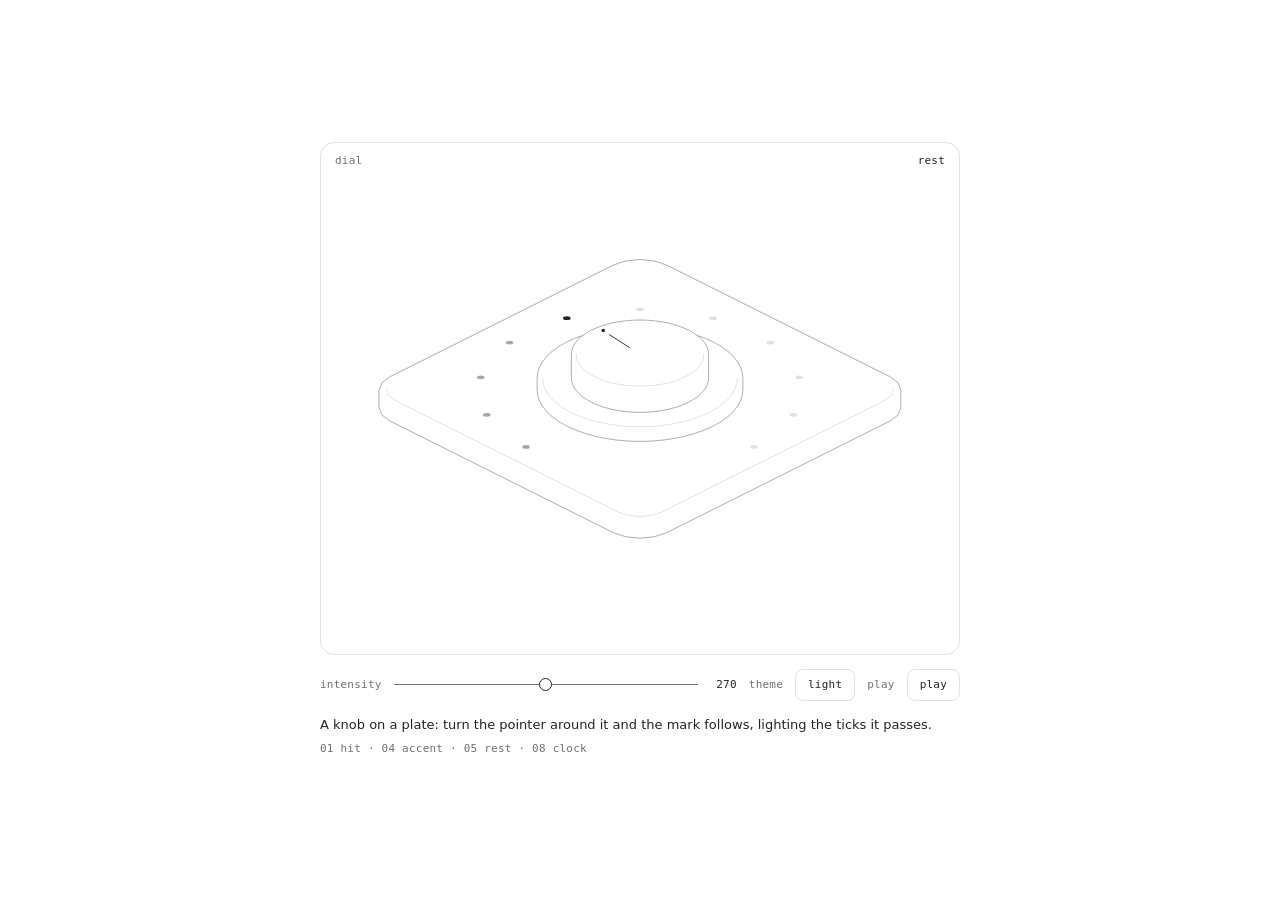
<file: objects/hairline-dial.html>
<!doctype html>
<html lang="en">
<head>
<meta charset="utf-8">
<meta name="viewport" content="width=device-width, initial-scale=1">
<title>Hairline figure</title>
<link rel="icon" href="data:,">
<style>
  :root { color-scheme: light; --ground: #ffffff; --ink: #232327; --muted: #6f6f78; --line: #e0e0e4; }
  @media (prefers-color-scheme: dark) {
    :root:not([data-theme="light"]) { color-scheme: dark; --ground: #08090a; --ink: #d0d6e0; --muted: #8a8c95; --line: #29292d; }
  }
  :root[data-theme="dark"] { color-scheme: dark; --ground: #08090a; --ink: #d0d6e0; --muted: #8a8c95; --line: #29292d; }
  :root[data-theme="light"] { color-scheme: light; }
  * { box-sizing: border-box; }
  body {
    margin: 0; min-height: 100vh; display: grid; place-items: center; padding: 24px 16px;
    background: var(--ground); color: var(--ink);
    font: 13px/1.5 ui-sans-serif, system-ui, -apple-system, "Segoe UI", sans-serif; -webkit-font-smoothing: antialiased;
  }
  main { width: 100%; max-width: 640px; }
  .plate { position: relative; border: 1px solid var(--line); border-radius: 14px; overflow: hidden; }
  .tag, .label, output, button { font: 11px/1 ui-monospace, SFMono-Regular, Menlo, Consolas, monospace; letter-spacing: 0.02em; }
  .tag { position: absolute; top: 12px; z-index: 1; color: var(--muted); pointer-events: none; }
  #name { left: 14px; }
  #read { right: 14px; color: var(--ink); font-variant-numeric: tabular-nums; }
  .controls { display: flex; flex-wrap: wrap; align-items: center; gap: 4px 12px; margin-top: 14px; }
  .label { color: var(--muted); }
  input[type="range"] {
    flex: 1 1 96px; min-width: 0; height: 32px; margin: 0; background: transparent; cursor: pointer;
    -webkit-appearance: none; appearance: none;
  }
  input[type="range"]::-webkit-slider-runnable-track { height: 1px; background: var(--muted); }
  input[type="range"]::-webkit-slider-thumb {
    -webkit-appearance: none; width: 13px; height: 13px; margin-top: -6px; border-radius: 50%;
    border: 1px solid var(--ink); background: var(--ground);
  }
  input[type="range"]::-moz-range-track { height: 1px; background: var(--muted); }
  input[type="range"]::-moz-range-thumb { width: 11px; height: 11px; border-radius: 50%; border: 1px solid var(--ink); background: var(--ground); }
  input[type="range"]:focus-visible, button:focus-visible { outline: 1.5px solid var(--ink); outline-offset: 2px; }
  output { min-width: 4ch; text-align: right; font-variant-numeric: tabular-nums; }
  button {
    height: 32px; padding: 0 12px; border: 1px solid var(--line); border-radius: 8px;
    background: transparent; color: var(--ink); cursor: pointer;
  }
  #play[aria-pressed="true"] { background: var(--ink); color: var(--ground); border-color: var(--ink); }
  #means { margin: 14px 0 0; text-wrap: pretty; }
  #rules { margin: 6px 0 0; line-height: 1.6; }
  #error { margin: 12px 0 0; padding-left: 10px; border-left: 1px solid var(--ink); }
</style>
</head>
<body>
<main>
  <div class="plate">
    <span class="tag" id="name"></span>
    <span class="tag" id="read"></span>
    <div id="stage"></div>
  </div>
  <div class="controls">
    <label class="label" for="intensity">intensity</label>
    <input id="intensity" type="range" min="0" max="1" step="0.01" value="0.5">
    <output id="value" for="intensity"></output>
    <span class="label">theme</span>
    <button id="theme" type="button" aria-label="Switch between the light and the dark theme"></button>
    <span class="label">play</span>
    <button id="play" type="button" aria-pressed="false">play</button>
  </div>
  <p id="means"></p>
  <p id="rules" class="label"></p>
  <p id="error" role="alert" hidden></p>
</main>
<script id="hl-kernel">
/* hairline kernel sha256:346b48bdef2cdfafd5343eba01494255cf75f9c078e6fcd1aafc62bab62980a1 */
/*
 * HL: everything a figure may call. Read this index; the code under it is the
 * package's src/core, unchanged, and a figure should not need to read it.
 *
 * Every figure is drawn in a 400 × 320 viewBox. World space is x/y on the
 * ground and z up. Plates are filled with the ground colour and painted back
 * to front, so a nearer one covers a farther one: append in that order. At
 * the default camera, Cam(45, 0.5, S), +x runs down to the right and +y down
 * to the left, so the corner with the largest x and y is nearest the viewer:
 * append by ascending x + y, from the far corner (smallest x and y) to it.
 *
 * Camera
 *   Cam(azDeg, k, S)                       a camera: azimuth in degrees, k = sin(elevation) (0.5 is the 2:1 view), S = scale
 *   fit(C, points, cx, cy)                 centres the box of [x, y, z] points on (cx, cy); call it once, before proj
 *                                          it only centres, it never scales: choose S by trying values, with the most extreme pose in points.
 *                                          The six figures use S 1.42 to 2.12; the boxes they fit come out 230 to 310 wide and 180 to 245 tall
 *   proj(C)                                returns P(x, y, z), which gives [sx, sy]
 *   unproj(C, sx, sy, z)                   the world [x, y] under a screen point, on the plane at height z
 *   facing(C)                              returns front(sample): whether a ring sample faces the camera
 * Rounded solids
 *   rrect(u0, v0, u1, v1, r, n)            a rounded rectangle, as a ring of samples {u, v, nu, nv}
 *   circ(R, n)                             a circle, as a ring
 *   rings(x0, y0, x1, y1, r, b)            [ring, inner]: a rounded footprint and its crease ring, inset by b
 *                                          r, the corner radius, is cut to half the shorter side. b, the crease's inset in world units
 *                                          (0.6 to 2.2 in the figures), must stay under half the shorter side or the crease turns inside out
 *   prism(P, front, ring, inner, z0, z1)   {sil, crease}: a solid standing from z0 to z1, as two path strings
 *   ringAt(P, ring, z)                     the ring's points, projected at height z
 *   run(ring, keep)                        the one cyclic run of samples that pass keep
 *   hull(points)                           the convex hull of screen points
 *   extremes(P, ring)                      [left, right, nearest] samples: where dashed drops fall from
 *   fillet(points, radii, n)               rounds every vertex of a closed polygon; returns the new points
 *                                          radii is an array, one radius per vertex, each cut to half its shorter edge; a single number gives NaN.
 *                                          n is the steps round each corner, default 4: each vertex becomes n + 1 points
 *   ghost(P, front, ring, z0, depth)       a reflection's path {d, y0, y1}; reflect() draws it for you
 * Paths and numbers
 *   poly(points)                           a closed path string
 *   open(points)                           an open polyline string
 *   seg(a, b)                              one segment between two screen points [sx, sy], as its own subpath; project world points with P first
 *   clamp(v, a, b)
 *   lerp(a, b, t)
 *   rad(deg)
 *   r2(n)                                  two decimals
 * The continuous clock: one spring per moving number
 *   spring(x, opts)                        at rest on x; write .t to retarget; opts {k, c, m, eps}, default k 100, c 18, m 1
 *   stepS(sp, dt)                          advances by dt seconds; returns whether it is still moving
 * The discrete clock: a 700ms tween on (.32, .72, 0, 1)
 *   tween(v, dur)                          at rest on v; dur defaults to 700 (ms)
 *   tset(tw, to, now, delay)               retargets from where it is, after delay ms: the stagger
 *                                          the same target again does nothing, so calling it on every pointer move is safe
 *   tval(tw, now)                          its value at now
 *   tdone(tw, now)                         whether it has landed
 *   bezier(x1, y1, x2, y2)                 a CSS cubic-bezier, as a function of progress
 *   EASE_LIFT                              the lift curve itself
 *   reducedMotion()                        true when the reader asked for less motion; springs and tweens already land at once
 *   setReducedMotion(on)                   the loop's business, not a figure's
 * Drawing
 *   mk(tag, attrs, parent)                 one svg element: the only way a figure makes a node
 *   solid(parent)                          {g, sil, cr}: a group holding a silhouette path and a crease path
 *   put(solid, paths)                      writes prism()'s {sil, crease} into solid()'s {sil, cr}: sil into sil, crease into cr
 *   flatDot(parent, C, r, cls)             a dot lying on the ground plane; cls is "dot", "dot m" or "dot off"
 *   place(el, point)                       moves a dot or a circle to [sx, sy]
 *   reflect(svg, parent, P, front, ring, z0, depth)   a fading mirror under a solid
 *   fade(svg, y0, y1, a0)                  a vertical fade, as a mask; returns the value for a mask attribute
 * Life
 *   register(stage, tick)                  joins the one frame loop; tick(dt in seconds, now in ms) returns true to ask for another frame; gives {wake, unregister}
 *   pointer(stage, handlers)               {move(point), down(point), leave()}, points in viewBox units; returns its disposer
 *   disposer()                             {add, on, dispose}: collects tear-down, so destroy is bag.dispose
 * The bench's business, not a figure's
 *   css(lightDark)
 *   inject(root)
 *   tour(stage, stops, onStop)             an unseen pointer that walks the stops, [x, y] in viewBox units or null to leave, and gives way to a real one; onStop(i) on each arrival; returns {stop}
 *   LAP                                    the default stops: a diamond around the centre, then a leave
 *
 * Classes, on path, polygon, ellipse and line. They are the whole palette; a
 * figure sets no colour, width or fill of its own.
 *     (none)   filled with the ground colour, medium stroke
 *     sil      the silhouette's stroke        hi    the bright stroke: the only highlight
 *     lo       the dim stroke                 nf    no fill        fo   fill only, no stroke
 *     dash     a dashed guide
 *     dot      a bright dot                   dot m   a medium dot     dot off   a dim dot
 */
var HL = (() => {
  var __defProp = Object.defineProperty;
  var __getOwnPropDesc = Object.getOwnPropertyDescriptor;
  var __getOwnPropNames = Object.getOwnPropertyNames;
  var __hasOwnProp = Object.prototype.hasOwnProperty;
  var __export = (target, all) => {
    for (var name in all)
      __defProp(target, name, { get: all[name], enumerable: true });
  };
  var __copyProps = (to, from, except, desc) => {
    if (from && typeof from === "object" || typeof from === "function") {
      for (let key of __getOwnPropNames(from))
        if (!__hasOwnProp.call(to, key) && key !== except)
          __defProp(to, key, { get: () => from[key], enumerable: !(desc = __getOwnPropDesc(from, key)) || desc.enumerable });
    }
    return to;
  };
  var __toCommonJS = (mod) => __copyProps(__defProp({}, "__esModule", { value: true }), mod);

  // packages/hairline/src/core/kernel.ts
  var kernel_exports = {};
  __export(kernel_exports, {
    Cam: () => Cam,
    EASE_LIFT: () => EASE_LIFT,
    LAP: () => LAP,
    bezier: () => bezier,
    circ: () => circ,
    clamp: () => clamp,
    css: () => css,
    disposer: () => disposer,
    extremes: () => extremes,
    facing: () => facing,
    fade: () => fade,
    fillet: () => fillet,
    fit: () => fit,
    flatDot: () => flatDot,
    ghost: () => ghost,
    hull: () => hull,
    inject: () => inject,
    lerp: () => lerp,
    mk: () => mk,
    open: () => open,
    place: () => place,
    pointer: () => pointer,
    poly: () => poly,
    prism: () => prism,
    proj: () => proj,
    put: () => put,
    r2: () => r2,
    rad: () => rad,
    reducedMotion: () => reducedMotion,
    reflect: () => reflect,
    register: () => register,
    ringAt: () => ringAt,
    rings: () => rings,
    rrect: () => rrect,
    run: () => run,
    seg: () => seg,
    setReducedMotion: () => setReducedMotion,
    solid: () => solid,
    spring: () => spring,
    stepS: () => stepS,
    tdone: () => tdone,
    tour: () => tour,
    tset: () => tset,
    tval: () => tval,
    tween: () => tween,
    unproj: () => unproj
  });

  // packages/hairline/src/core/iso.ts
  var clamp = (v, a, b) => Math.max(a, Math.min(b, v));
  var lerp = (a, b, t) => a + (b - a) * t;
  var rad = (d) => d * Math.PI / 180;
  var r2 = (n) => Math.round(n * 100) / 100;
  var poly = (pts) => "M" + pts.map((p) => r2(p[0]) + " " + r2(p[1])).join("L") + "Z";
  var seg = (a, b) => `M${r2(a[0])} ${r2(a[1])}L${r2(b[0])} ${r2(b[1])}`;
  var open = (pts) => pts.length < 2 ? "" : "M" + pts.map((p) => r2(p[0]) + " " + r2(p[1])).join("L");
  var Cam = (azDeg, k, S) => ({ az: rad(azDeg), k, S, ox: 0, oy: 0 });
  function proj(C) {
    const c = Math.cos(C.az), s = Math.sin(C.az), zf = Math.sqrt(1 - C.k * C.k);
    return (x, y, z) => {
      const X = x * c - y * s, Y = x * s + y * c;
      return [C.ox + C.S * X, C.oy + C.S * (Y * C.k - z * zf)];
    };
  }
  function unproj(C, sx, sy, z) {
    const c = Math.cos(C.az), s = Math.sin(C.az), zf = Math.sqrt(1 - C.k * C.k);
    const X = (sx - C.ox) / C.S, Y = ((sy - C.oy) / C.S + z * zf) / C.k;
    return [X * c + Y * s, -X * s + Y * c];
  }
  function fit(C, pts, cx, cy) {
    C.ox = 0;
    C.oy = 0;
    const P = proj(C);
    let a = 1e9, b = -1e9, c = 1e9, d = -1e9;
    for (const p of pts) {
      const q = P(p[0], p[1], p[2]);
      a = Math.min(a, q[0]);
      b = Math.max(b, q[0]);
      c = Math.min(c, q[1]);
      d = Math.max(d, q[1]);
    }
    C.ox = cx - (a + b) / 2;
    C.oy = cy - (c + d) / 2;
  }
  function rrect(u0, v0, u1, v1, r, n = 4) {
    r = Math.max(0, Math.min(r, (u1 - u0) / 2, (v1 - v0) / 2));
    const out = [];
    for (const [cu, cv, a0] of [[u1 - r, v1 - r, 0], [u0 + r, v1 - r, 90], [u0 + r, v0 + r, 180], [u1 - r, v0 + r, 270]])
      for (let k = 0; k <= n; k++) {
        const a = rad(a0 + 90 * k / n), ca = Math.cos(a), sa = Math.sin(a);
        out.push({ u: cu + r * ca, v: cv + r * sa, nu: ca, nv: sa });
      }
    return out;
  }
  function circ(R, n = 96) {
    const out = [];
    for (let k = 0; k < n; k++) {
      const a = k / n * Math.PI * 2, ca = Math.cos(a), sa = Math.sin(a);
      out.push({ u: R * ca, v: R * sa, nu: ca, nv: sa });
    }
    return out;
  }
  function hull(input) {
    const pts = input.slice().sort((a, b) => a[0] - b[0] || a[1] - b[1]);
    const x = (o, a, b) => (a[0] - o[0]) * (b[1] - o[1]) - (a[1] - o[1]) * (b[0] - o[0]);
    const lo = [], up = [];
    for (const p of pts) {
      while (lo.length > 1 && x(lo[lo.length - 2], lo[lo.length - 1], p) <= 0) lo.pop();
      lo.push(p);
    }
    for (let i = pts.length - 1; i >= 0; i--) {
      const p = pts[i];
      while (up.length > 1 && x(up[up.length - 2], up[up.length - 1], p) <= 0) up.pop();
      up.push(p);
    }
    lo.pop();
    up.pop();
    return lo.concat(up);
  }
  var ringAt = (P, ring, z) => ring.map((q) => P(q.u, q.v, z));
  var facing = (C) => {
    const s = Math.sin(C.az), c = Math.cos(C.az);
    return (q) => q.nu * s + q.nv * c >= -1e-6;
  };
  function run(ring, keep) {
    const n = ring.length;
    let s = -1;
    for (let i = 0; i < n; i++) if (keep(ring[i]) && !keep(ring[(i + n - 1) % n])) {
      s = i;
      break;
    }
    if (s < 0) return keep(ring[0]) ? ring.slice() : [];
    const out = [];
    for (let k = 0; k < n && keep(ring[(s + k) % n]); k++) out.push(ring[(s + k) % n]);
    return out;
  }
  function prism(P, front, ring, inner, z0, z1) {
    return {
      sil: poly(hull(ringAt(P, ring, z1).concat(ringAt(P, ring, z0)))),
      crease: inner ? open(ringAt(P, run(inner, front), z1)) : ""
    };
  }
  var rings = (x0, y0, x1, y1, r, b) => [
    rrect(x0, y0, x1, y1, r),
    rrect(x0 + b, y0 + b, x1 - b, y1 - b, Math.max(0.3, r - b))
  ];
  function extremes(P, ring) {
    const pr = ring.map((q) => P(q.u, q.v, 0));
    let a = 0, b = 0, c = 0;
    pr.forEach((p, k) => {
      if (p[0] < pr[a][0]) a = k;
      if (p[0] > pr[b][0]) b = k;
      if (p[1] > pr[c][1]) c = k;
    });
    return [ring[a], ring[b], ring[c]];
  }
  function fillet(pts, rs, n = 4) {
    const m = pts.length, out = [];
    for (let i = 0; i < m; i++) {
      const a = pts[(i + m - 1) % m], p = pts[i], b = pts[(i + 1) % m];
      const la = Math.hypot(a[0] - p[0], a[1] - p[1]), lb = Math.hypot(b[0] - p[0], b[1] - p[1]);
      const t = Math.min(rs[i], la / 2, lb / 2);
      const p1 = [p[0] + (a[0] - p[0]) / la * t, p[1] + (a[1] - p[1]) / la * t];
      const p2 = [p[0] + (b[0] - p[0]) / lb * t, p[1] + (b[1] - p[1]) / lb * t];
      for (let k = 0; k <= n; k++) {
        const s = k / n, w = 1 - s;
        out.push([w * w * p1[0] + 2 * w * s * p[0] + s * s * p2[0], w * w * p1[1] + 2 * w * s * p[1] + s * s * p2[1]]);
      }
    }
    return out;
  }
  function ghost(P, front, ring, z0, depth) {
    const f = run(ring, front), lowP = ringAt(P, f, z0 - depth);
    return {
      d: open(lowP) + [f[0], f[f.length - 1]].map((q) => seg(P(q.u, q.v, z0), P(q.u, q.v, z0 - depth))).join(""),
      y0: Math.min(...ringAt(P, f, z0).map((p) => p[1])),
      y1: Math.max(...lowP.map((p) => p[1])) + 2
    };
  }

  // packages/hairline/src/core/motion.ts
  var reduced = false;
  var setReducedMotion = (on) => {
    reduced = on;
  };
  var reducedMotion = () => reduced;
  function spring(x, o = {}) {
    return { x, v: 0, t: x, k: o.k ?? 100, c: o.c ?? 18, m: o.m ?? 1, eps: o.eps ?? 0.01 };
  }
  function stepS(sp, dt) {
    if (reduced) {
      sp.x = sp.t;
      sp.v = 0;
      return false;
    }
    const n = Math.max(1, Math.ceil(dt * 240)), h = dt / n;
    for (let i = 0; i < n; i++) {
      const a = (-sp.k * (sp.x - sp.t) - sp.c * sp.v) / sp.m;
      sp.v += a * h;
      sp.x += sp.v * h;
    }
    if (Math.abs(sp.x - sp.t) < sp.eps && Math.abs(sp.v) < sp.eps * 10) {
      sp.x = sp.t;
      sp.v = 0;
      return false;
    }
    return true;
  }
  function bezier(x1, y1, x2, y2) {
    const cx = 3 * x1, bx = 3 * (x2 - x1) - cx, ax = 1 - cx - bx;
    const cy = 3 * y1, by = 3 * (y2 - y1) - cy, ay = 1 - cy - by;
    const X = (u) => ((ax * u + bx) * u + cx) * u;
    const Y = (u) => ((ay * u + by) * u + cy) * u;
    const dX = (u) => (3 * ax * u + 2 * bx) * u + cx;
    return (t) => {
      if (t <= 0) return 0;
      if (t >= 1) return 1;
      let u = t;
      for (let i = 0; i < 8; i++) {
        const e = X(u) - t;
        if (Math.abs(e) < 1e-5) break;
        const d = dX(u);
        if (Math.abs(d) < 1e-6) break;
        u -= e / d;
      }
      if (!(u >= 0 && u <= 1) || Math.abs(X(u) - t) > 1e-4) {
        let lo = 0, hi = 1;
        u = t;
        for (let i = 0; i < 24; i++) {
          if (X(u) < t) lo = u;
          else hi = u;
          u = (lo + hi) / 2;
        }
      }
      return Y(u);
    };
  }
  var EASE_LIFT = bezier(0.32, 0.72, 0, 1);
  var tween = (v, dur = 700) => ({ from: v, to: v, t0: -1e9, dur });
  var tval = (tw, now) => {
    const p = clamp((now - tw.t0) / tw.dur, 0, 1);
    return tw.from + (tw.to - tw.from) * (reduced ? 1 : EASE_LIFT(p));
  };
  var tset = (tw, to, now, delay) => {
    if (tw.to === to) return;
    tw.from = tval(tw, now);
    tw.to = to;
    tw.t0 = now + delay;
  };
  var tdone = (tw, now) => reduced || now >= tw.t0 + tw.dur;

  // packages/hairline/src/core/stage.ts
  var NS = "http://www.w3.org/2000/svg";
  function mk(tag, attrs, parent) {
    const e = document.createElementNS(NS, tag);
    if (attrs) for (const k in attrs) e.setAttribute(k, String(attrs[k]));
    if (parent) parent.appendChild(e);
    return e;
  }
  function solid(parent) {
    const g = mk("g", {}, parent);
    return { g, sil: mk("path", { class: "sil" }, g), cr: mk("path", { class: "nf lo" }, g) };
  }
  var put = (el, s) => {
    el.sil.setAttribute("d", s.sil);
    el.cr.setAttribute("d", s.crease);
  };
  var flatDot = (parent, C, r, cls) => mk("ellipse", { rx: r2(r * C.S), ry: r2(r * C.S * C.k), class: cls }, parent);
  var place = (el, q) => {
    el.setAttribute("cx", String(r2(q[0])));
    el.setAttribute("cy", String(r2(q[1])));
  };
  var fid = 0;
  function fade(svg, y0, y1, a0 = 0.7) {
    const id = "hl-fd" + ++fid, defs = mk("defs", {}, svg);
    const lg = mk("linearGradient", { id: id + "g", gradientUnits: "userSpaceOnUse", x1: 0, y1: r2(y0), x2: 0, y2: r2(y1) }, defs);
    mk("stop", { offset: 0, "stop-color": "#fff", "stop-opacity": a0 }, lg);
    mk("stop", { offset: 1, "stop-color": "#fff", "stop-opacity": 0 }, lg);
    const m = mk("mask", { id, maskUnits: "userSpaceOnUse", x: 0, y: 0, width: 400, height: 320 }, defs);
    mk("rect", { x: 0, y: 0, width: 400, height: 320, fill: `url(#${id}g)` }, m);
    return `url(#${id})`;
  }
  function reflect(svg, parent, P, front, ring, z0, depth) {
    const r = ghost(P, front, ring, z0, depth);
    const gh = mk("g", { class: "ghost", mask: fade(svg, r.y0, r.y1) }, parent);
    mk("path", { d: r.d }, gh);
  }
  var boards = [];
  var byStage = /* @__PURE__ */ new Map();
  var raf = 0;
  var last = 0;
  var io = null;
  var rm = null;
  function frame() {
    const now = performance.now();
    const dt = Math.min(0.05, Math.max(0, (now - last) / 1e3));
    last = now;
    let any = false;
    for (const b of boards.slice()) if (b.vis && b.awake) {
      try {
        b.awake = !!b.tick(dt, now);
      } catch (err) {
        b.awake = false;
        setTimeout(() => {
          throw err;
        });
      }
      any = any || b.awake;
    }
    raf = any ? requestAnimationFrame(frame) : 0;
  }
  function wake(b) {
    b.awake = true;
    if (!raf) {
      last = performance.now();
      raf = requestAnimationFrame(frame);
    }
  }
  var onMotion = () => {
    setReducedMotion(!!rm?.matches);
    boards.forEach(wake);
  };
  function start() {
    if (io) return;
    io = new IntersectionObserver((es) => {
      for (const e of es) {
        const set = byStage.get(e.target);
        if (!set) continue;
        for (const b of set) {
          b.vis = e.isIntersecting;
          if (b.vis) wake(b);
        }
      }
    }, { rootMargin: "80px" });
    rm = matchMedia("(prefers-reduced-motion: reduce)");
    setReducedMotion(rm.matches);
    rm.addEventListener("change", onMotion);
  }
  function stop() {
    if (raf) cancelAnimationFrame(raf);
    raf = 0;
    io?.disconnect();
    io = null;
    rm?.removeEventListener("change", onMotion);
    rm = null;
  }
  function register(stage, tick) {
    start();
    const b = { stage, tick, vis: false, awake: true };
    boards.push(b);
    const peers = byStage.get(stage);
    if (peers) {
      for (const p of peers) b.vis = p.vis;
      peers.add(b);
      if (b.vis) wake(b);
    } else {
      byStage.set(stage, /* @__PURE__ */ new Set([b]));
      io.observe(stage);
    }
    tick(0, performance.now());
    let gone = false;
    return {
      wake: () => {
        if (!gone) wake(b);
      },
      unregister: () => {
        if (gone) return;
        gone = true;
        boards = boards.filter((x) => x !== b);
        const set = byStage.get(stage);
        if (set) {
          set.delete(b);
          if (!set.size) {
            byStage.delete(stage);
            io?.unobserve(stage);
          }
        }
        if (!boards.length) stop();
      }
    };
  }
  var handlers = /* @__PURE__ */ new WeakMap();
  var touring = /* @__PURE__ */ new WeakMap();
  function pointer(stage, on) {
    handlers.set(stage, on);
    let tm = 0;
    const pt = (e) => {
      const r = stage.getBoundingClientRect();
      return [(e.clientX - r.left) / r.width * 400, (e.clientY - r.top) / r.height * 320];
    };
    const move = (e) => {
      clearTimeout(tm);
      touring.get(stage)?.hold();
      on.move(pt(e), e);
    };
    const down = (e) => {
      clearTimeout(tm);
      touring.get(stage)?.hold();
      if (e.pointerType !== "mouse") stage.releasePointerCapture?.(e.pointerId);
      if (on.down) on.down(pt(e), e);
      else on.move(pt(e), e);
    };
    const leave = (e) => {
      clearTimeout(tm);
      tm = window.setTimeout(() => {
        on.leave(e);
        touring.get(stage)?.release();
      }, e.pointerType === "mouse" ? 0 : 1400);
    };
    stage.addEventListener("pointermove", move);
    stage.addEventListener("pointerdown", down);
    stage.addEventListener("pointerleave", leave);
    return () => {
      clearTimeout(tm);
      if (handlers.get(stage) === on) handlers.delete(stage);
      stage.removeEventListener("pointermove", move);
      stage.removeEventListener("pointerdown", down);
      stage.removeEventListener("pointerleave", leave);
    };
  }
  var LAP = [[128, 150], [200, 118], [272, 150], [200, 206], null];
  var TRAVEL = 900;
  var DWELL = 1200;
  var REST = 1800;
  var RESUME = 1200;
  var STAGGER = 450;
  var GHOST = { pointerType: "ghost" };
  var started = 0;
  function entry([x, y]) {
    const dx = x - 200, dy = y - 160;
    if (!dx && !dy) return [200, 320];
    const k = Math.min(dx ? (dx > 0 ? 200 : -200) / dx : Infinity, dy ? (dy > 0 ? 160 : -160) / dy : Infinity);
    return [200 + dx * k, 160 + dy * k];
  }
  function tour(stage, stops, onStop) {
    let i = 0;
    let wait = RESUME + STAGGER * (started++ % 4);
    let t = -1;
    let at = null;
    let origin = [200, 320];
    let hand = false, keys = stage.contains(stage.ownerDocument.activeElement);
    let gone = false;
    const leave = () => {
      at = null;
      t = -1;
      handlers.get(stage)?.leave(GHOST);
    };
    const tick = (dt) => {
      if (hand || keys || !stops.length) return false;
      if (reducedMotion()) {
        if (at) leave();
        return false;
      }
      if (wait > 0) {
        wait -= dt * 1e3;
        return true;
      }
      const stop2 = stops[i];
      if (stop2 === null) {
        if (at) leave();
        onStop?.(i);
        i = (i + 1) % stops.length;
        wait = REST;
        return true;
      }
      const h = handlers.get(stage);
      if (!h) return true;
      if (t < 0) {
        origin = at ?? entry(stop2);
        t = 0;
      }
      t = Math.min(TRAVEL, t + dt * 1e3);
      const k = EASE_LIFT(t / TRAVEL);
      at = [origin[0] + (stop2[0] - origin[0]) * k, origin[1] + (stop2[1] - origin[1]) * k];
      h.move(at, GHOST);
      if (t < TRAVEL) return true;
      onStop?.(i);
      i = (i + 1) % stops.length;
      t = -1;
      wait = DWELL;
      return true;
    };
    const take = () => {
      at = null;
      t = -1;
    };
    const give = () => {
      if (hand || keys) return;
      i = 0;
      t = -1;
      wait = RESUME;
      board.wake();
    };
    const me = {
      hold: () => {
        hand = true;
        take();
      },
      release: () => {
        if (!hand) return;
        hand = false;
        give();
      }
    };
    const focusIn = () => {
      keys = true;
      take();
    };
    const focusOut = (e) => {
      if (keys && !stage.contains(e.relatedTarget)) {
        keys = false;
        give();
      }
    };
    stage.addEventListener("focusin", focusIn);
    stage.addEventListener("focusout", focusOut);
    touring.set(stage, me);
    const board = register(stage, tick);
    return {
      stop: () => {
        if (gone) return;
        gone = true;
        board.unregister();
        stage.removeEventListener("focusin", focusIn);
        stage.removeEventListener("focusout", focusOut);
        if (touring.get(stage) === me) touring.delete(stage);
        if (at) leave();
      }
    };
  }
  function disposer() {
    let fns = [];
    return {
      add: (fn) => {
        fns.push(fn);
      },
      on: (target, type, fn, opts) => {
        const h = fn;
        target.addEventListener(type, h, opts);
        fns.push(() => target.removeEventListener(type, h, opts));
      },
      dispose: () => {
        const run2 = fns;
        fns = [];
        for (let i = run2.length - 1; i >= 0; i--) run2[i]();
      }
    };
  }

  // packages/hairline/src/core/styles.ts
  var LIGHT = { plate: "#ffffff", hi: "#232327", edge: "#a4a4ac", mid: "#c3c3c9", lo: "#e0e0e4" };
  var DARK = { plate: "#08090a", hi: "#d0d6e0", edge: "#5b5d64", mid: "#3e3e44", lo: "#29292d" };
  var KEYS = ["plate", "hi", "edge", "mid", "lo"];
  var vars = (p) => KEYS.map((k) => `--hl-${k}:var(--hairline-${k},${p[k]});`).join("");
  var EASE = "cubic-bezier(0.5,0,0.1,1)";
  var SVG = ":where([data-hairline]>svg)";
  function css(lightDark) {
    const both = Object.fromEntries(KEYS.map((k) => [k, `light-dark(${LIGHT[k]},${DARK[k]})`]));
    return [
      // the box, and the palette: light unless something below says otherwise
      `:where([data-hairline]){display:block;position:relative;aspect-ratio:5/4;touch-action:pan-y;user-select:none;-webkit-user-select:none;--hl-sw:var(--hairline-stroke,0.9);${vars(LIGHT)}}`,
      // the page's color-scheme
      lightDark ? `:where([data-hairline]){${vars(both)}}` : "",
      // an ancestor that says dark
      `:where(.dark,[data-theme="dark"]) :where([data-hairline]){${vars(DARK)}}`,
      // the figure's own theme option
      `:where([data-hairline][data-hairline-theme="light"]){${vars(LIGHT)}}`,
      `:where([data-hairline][data-hairline-theme="dark"]){${vars(DARK)}}`,
      `:where([data-hairline]:focus-visible){outline:1.5px solid var(--hl-hi);outline-offset:2px}`,
      `${SVG}{position:absolute;inset:0;width:100%;height:100%;display:block}`,
      // Riffle's live region: read, not seen
      `:where([data-hairline]>[data-hairline-live]){position:absolute;width:1px;height:1px;margin:-1px;padding:0;border:0;overflow:hidden;clip-path:inset(50%);white-space:nowrap}`,
      // the drawing: plates are filled with the plate colour and painted back to front
      `${SVG} :where(path,polygon,ellipse,line){fill:var(--hl-plate);stroke:var(--hl-mid);stroke-width:var(--hl-sw);vector-effect:non-scaling-stroke;stroke-linejoin:round;stroke-linecap:round;transition:stroke 260ms ${EASE}}`,
      `${SVG} :where(.nf){fill:none}`,
      `${SVG} :where(.fo){stroke:none}`,
      `${SVG} :where(.sil){stroke:var(--hl-edge)}`,
      `${SVG} :where(.hi){stroke:var(--hl-hi)}`,
      `${SVG} :where(.lo){stroke:var(--hl-lo)}`,
      `${SVG} :where(.dash){stroke-dasharray:1 3}`,
      `${SVG} :where(.dot){stroke:none;fill:var(--hl-hi);transition:fill 260ms ${EASE}}`,
      `${SVG} :where(.dot.m){fill:var(--hl-edge)}`,
      `${SVG} :where(.dot.off){fill:var(--hl-lo)}`,
      `${SVG} :where(.ghost path){fill:none;stroke:var(--hl-mid)}`
    ].join("");
  }
  var done = /* @__PURE__ */ new WeakSet();
  function inject(root) {
    if (done.has(root)) return;
    done.add(root);
    const doc = root.nodeType === 9 ? root : root.ownerDocument;
    const win = doc.defaultView;
    const text = css(!!win?.CSS?.supports?.("color", "light-dark(#000,#fff)"));
    if (win && "adoptedStyleSheets" in root) {
      try {
        const sheet = new win.CSSStyleSheet();
        sheet.replaceSync(text);
        root.adoptedStyleSheets = [...root.adoptedStyleSheets, sheet];
        return;
      } catch {
      }
    }
    const style = doc.createElement("style");
    style.setAttribute("data-hairline-style", "");
    style.textContent = text;
    (root.nodeType === 9 ? doc.head ?? doc.documentElement : root).appendChild(style);
  }
  return __toCommonJS(kernel_exports);
})();
/* /hairline kernel */
</script>
<script id="hl-bench">
/*
 * The bench: the page a figure is shown on. It makes the host and the svg the
 * way the package's mount does, hands them to the figure, and owns everything
 * around it: the read-out, the slider, the theme, the line under the stage.
 */
(() => {
  const RULES = ["hit", "order", "reach", "accent", "rest", "honesty", "cost", "clock", "radius", "quiet"];
  const $ = (id) => document.getElementById(id);
  const root = document.documentElement, params = new URLSearchParams(location.search);

  /* the theme: the system's until the switch is pressed, then the switch's */
  const dark = () => (root.dataset.theme ? root.dataset.theme === "dark" : matchMedia("(prefers-color-scheme: dark)").matches);
  const label = () => { $("theme").textContent = dark() ? "dark" : "light"; };
  $("theme").addEventListener("click", () => { root.dataset.theme = dark() ? "light" : "dark"; label(); });
  /* ?theme=light or ?theme=dark wins over the system's, as pressing the switch does */
  if (["light", "dark"].includes(params.get("theme"))) root.dataset.theme = params.get("theme");
  label();

  /* ?intensity=0 sets the slider before the figure mounts, for a look at either end */
  const i = (params.get("intensity") || "").trim();
  if (i && Number.isFinite(Number(i))) $("intensity").value = String(Math.min(1, Math.max(0, Number(i))));

  /* ?w=240 narrows the page, for a look at the size of a thumbnail */
  const w = Number(params.get("w"));
  if (w > 0) document.querySelector("main").style.maxWidth = w + "px";

  /* a figure that fails says so under the stage, instead of leaving an empty plate */
  addEventListener("error", (e) => {
    $("error").hidden = false;
    $("error").textContent = String((e.error && e.error.message) || e.message);
  });

  let mounted = false;
  window.hairline = (figure) => {
    if (mounted) throw new Error("hairline: one figure per page.");
    mounted = true;
    const stage = $("stage"), slider = $("intensity");

    /* intensity to the figure's own number: two straight lines that meet at 0.5, as in the package */
    const [lo, mid, hi] = figure.range;
    const at = (i) => Math.round((i <= 0.5 ? lo + (i / 0.5) * (mid - lo) : mid + ((i - 0.5) / 0.5) * (hi - mid)) * 1000) / 1000;

    HL.inject(document);
    stage.setAttribute("data-hairline", figure.name);
    stage.setAttribute("role", "img");
    stage.setAttribute("aria-label", figure.means);
    const svg = HL.mk("svg", { viewBox: "0 0 400 320", "aria-hidden": "true" }, stage);

    let text = null;
    const read = {
      get textContent() { return text; },
      set textContent(value) { text = value == null ? "" : String(value); $("read").textContent = text; },
    };

    document.title = "Hairline · " + figure.name;
    $("name").textContent = figure.name;
    $("means").textContent = figure.means;
    $("rules").textContent = figure.rules.map((n) => String(n).padStart(2, "0") + " " + RULES[n - 1]).join(" · ");
    const show = () => { $("value").textContent = String(at(Number(slider.value))); };
    show();

    const handle = figure.mount({ stage, svg, read }, at(Number(slider.value)));
    if (text === null) read.textContent = "rest";
    slider.addEventListener("input", () => { show(); handle.set(at(Number(slider.value))); });
    window.hairline.figure = handle;

    /* play: an unseen pointer walks the figure's tour (or HL.LAP) until a hand arrives; ?play=1 starts it on load */
    const play = $("play");
    window.hairline.playing = null;
    play.addEventListener("click", () => {
      const was = play.getAttribute("aria-pressed") === "true";
      if (was) { window.hairline.playing.stop(); window.hairline.playing = null; }
      else window.hairline.playing = HL.tour(stage, figure.tour || HL.LAP, (i) => { if (window.hairline.onStop) window.hairline.onStop(i); });
      play.setAttribute("aria-pressed", String(!was));
    });
    if (params.get("play") === "1") play.click();

    /* ?at=200,160 holds the pointer at a viewBox point, for a picture of the answer without a mouse */
    const p = (params.get("at") || "").split(",").map(Number);
    if (p.length === 2 && p.every(Number.isFinite)) {
      const r = stage.getBoundingClientRect();
      stage.dispatchEvent(new PointerEvent("pointermove", {
        pointerType: "mouse", pointerId: 1, bubbles: true,
        clientX: r.left + (p[0] / 400) * r.width, clientY: r.top + (p[1] / 320) * r.height,
      }));
    }
  };
})();
</script>
<script type="module" id="hl-figure">
/**
 * Dial: a round knob on a square plate, a ring of eleven tick dots around it.
 * The pointer is projected onto the plate (which never moves) and its angle
 * around the knob sets the pointer-mark, on a spring. Ticks up to the setting
 * light, the one at the mark is bright. Rest sits at about a third of the way.
 * The slider is the sweep of the scale, in degrees.
 *
 * The pattern: one continuous value read from an angle, on a spring.
 */
const {
  Cam, clamp, facing, fit, prism, proj, rings, rrect, unproj, spring, stepS, seg, rad,
  flatDot, mk, place, pointer, put, register, disposer, solid,
} = HL;

const PL = 57, RS = 30, RK = 20, ZS = 4, ZK = 12, TR = 47, NT = 11, F0 = 0.36;

function mount({ stage, svg, read }, value) {
  const bag = disposer();
  let sweep = value, over = null;
  const C = Cam(45, 0.5, 2.15);
  fit(C, [[-PL, -PL, -6], [PL, PL, -6], [PL, -PL, -6], [-PL, PL, -6], [0, 0, ZK + 3]], 200, 166);
  const P = proj(C), front = facing(C);
  const g = mk("g", {}, svg);

  const [pr, pi] = rings(-PL, -PL, PL, PL, 11, 2.2);
  put(solid(g), prism(P, front, pr, pi, -6, 0));
  const ticks = [];
  for (let k = 0; k < NT; k++) ticks.push(flatDot(g, C, 1.1, "dot off"));
  const rr = (r, b) => [rrect(-r, -r, r, r, r, 14), rrect(-r + b, -r + b, r - b, r - b, r - b, 14)];
  const [s0, s1] = rr(RS, 1.6), [k0, k1] = rr(RK, 1.4);
  put(solid(g), prism(P, front, s0, s1, 0, ZS));
  put(solid(g), prism(P, front, k0, k1, ZS, ZK));
  const mark = mk("path", { class: "nf hi" }, g), rim = mk("circle", { r: 1.1, class: "dot" }, g);

  const sp = spring(F0, { eps: 0.0008 });
  let drawn = NaN, a0 = 0;
  const angle = (f) => rad(a0 + f * sweep);

  function layout() {
    a0 = 45 + (360 - sweep) / 2;
    ticks.forEach((el, k) => { const a = angle(k / (NT - 1)); place(el, P(TR * Math.cos(a), TR * Math.sin(a), 0)); });
    drawn = NaN;
  }
  function draw() {
    const f = clamp(sp.x, 0, 1);
    if (f === drawn) return;
    drawn = f;
    const a = angle(f), c = Math.cos(a), s = Math.sin(a), near = Math.round(f * (NT - 1));
    mark.setAttribute("d", seg(P(5 * c, 5 * s, ZK), P(14.5 * c, 14.5 * s, ZK)));
    place(rim, P(17.5 * c, 17.5 * s, ZK));
    ticks.forEach((el, k) => {
      el.classList.toggle("off", k > near);
      el.classList.toggle("m", k < near);
    });
  }
  layout();

  const B = register(stage, (dt) => { const m = stepS(sp, dt); draw(); return m; });
  bag.add(B.unregister);

  function aim(p) {
    const [x, y] = unproj(C, p[0], p[1], 0);
    if (Math.hypot(x, y) < 7) return;
    const rel = ((((Math.atan2(y, x) * 180) / Math.PI - a0) % 360) + 360) % 360;
    const e = rel - sweep;
    sp.t = rel <= sweep ? rel / sweep : e < (360 - sweep) / 2 ? 1 : 0;
    read.textContent = String(Math.round(sp.t * (NT - 1))).padStart(2, "0");
    B.wake();
  }
  bag.add(pointer(stage, {
    move: (p) => { over = p; aim(p); },
    leave: () => { over = null; sp.t = F0; read.textContent = "rest"; B.wake(); },
  }));
  bag.add(() => svg.replaceChildren());

  return {
    set: (v) => { sweep = v; layout(); if (over) aim(over); else B.wake(); },
    destroy: bag.dispose,
  };
}

hairline({
  name: "dial",
  means: "A knob on a plate: turn the pointer around it and the mark follows, lighting the ticks it passes.",
  rules: [1, 4, 5, 8],
  range: [200, 270, 320],
  tour: [[110, 160], [200, 100], [300, 160], null],
  mount,
});
</script>
<script id="gallery-embed">
/* 갤러리 안에 넣을 때(?embed=1)만 동작: 조작 UI를 숨기고, 누르면 부모 페이지에 주차 이동을 알린다. 평소에는 아무 일도 하지 않는다. */
(() => {
  const q = new URLSearchParams(location.search);
  if (!q.get("embed")) return;
  try {
    const col = JSON.parse(q.get("color") || "{}");
    ["plate", "hi", "edge", "mid", "lo"].forEach((k) => { if (typeof col[k] === "string" && /^#[0-9a-fA-F]{3,8}$/.test(col[k])) document.documentElement.style.setProperty("--hairline-" + k, col[k]); });
    const sw = Number(col.stroke); if (Number.isFinite(sw) && sw >= 0.5 && sw <= 2.5) document.documentElement.style.setProperty("--hairline-stroke", String(sw));
  } catch (_) {}
  const st = document.createElement("style");
  st.textContent = "html,body{overflow:hidden}body{display:block;min-height:0;padding:0}main{max-width:none}.plate{border:0;border-radius:0}.controls,#means,#rules,#name,#read{display:none!important}";
  document.head.appendChild(st);
  const stage = document.getElementById("stage");
  stage.style.cursor = "pointer";
  let armed = false, timer = 0, kind = "mouse";
  stage.addEventListener("pointerdown", (e) => { kind = e.pointerType; }, true);
  stage.addEventListener("click", () => {
    if (kind !== "mouse" && !armed) { armed = true; clearTimeout(timer); timer = setTimeout(() => { armed = false; }, 3000); return; }
    parent.postMessage({ gallery: "go", week: Number(q.get("week")) }, "*");
  });
  addEventListener("message", (e) => { if (e.data && (e.data.theme === "light" || e.data.theme === "dark")) document.documentElement.dataset.theme = e.data.theme; });
})();
</script>
</body>
</html>
</file>
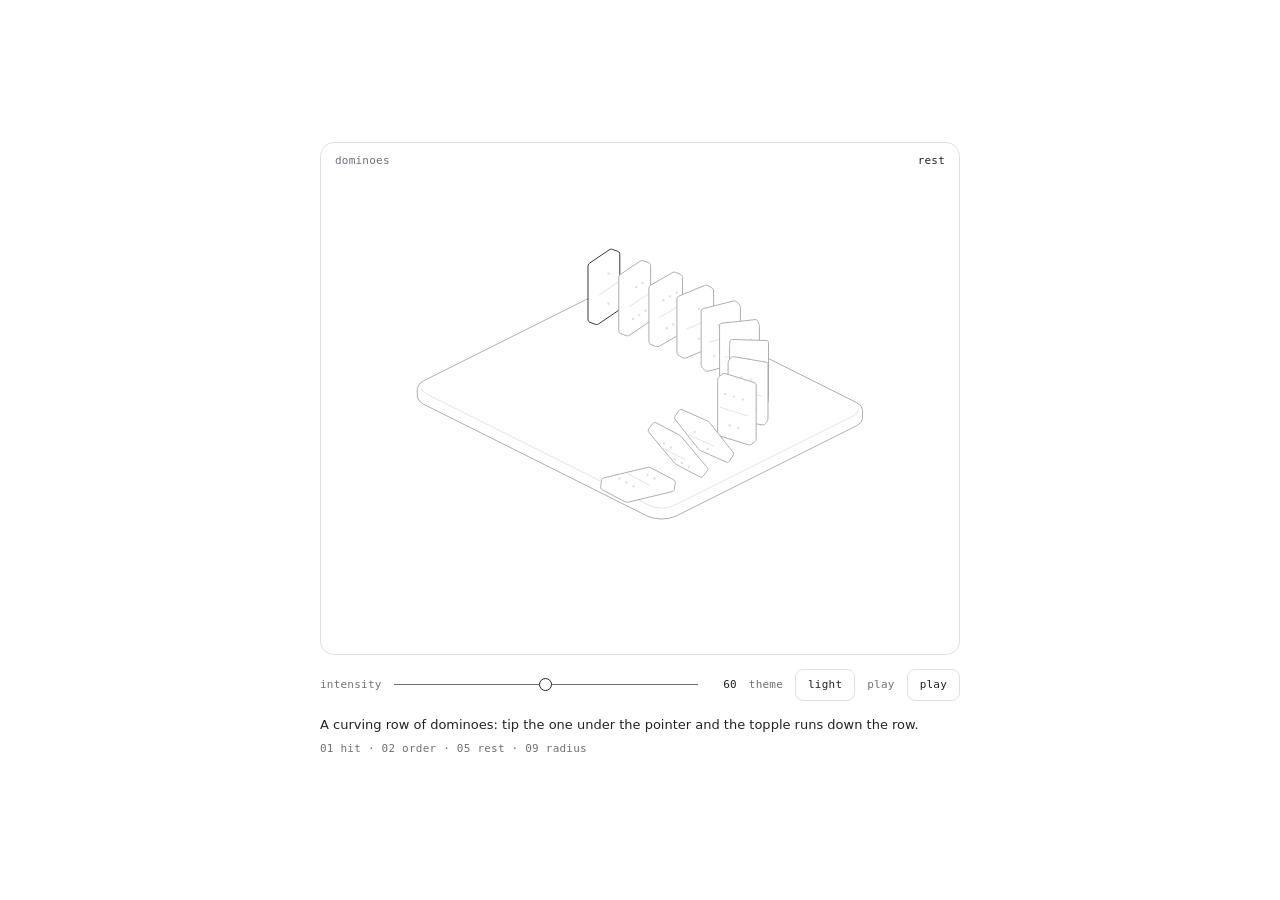
<file: objects/hairline-dominoes.html>
<!doctype html>
<html lang="en">
<head>
<meta charset="utf-8">
<meta name="viewport" content="width=device-width, initial-scale=1">
<title>Hairline figure</title>
<link rel="icon" href="data:,">
<style>
  :root { color-scheme: light; --ground: #ffffff; --ink: #232327; --muted: #6f6f78; --line: #e0e0e4; }
  @media (prefers-color-scheme: dark) {
    :root:not([data-theme="light"]) { color-scheme: dark; --ground: #08090a; --ink: #d0d6e0; --muted: #8a8c95; --line: #29292d; }
  }
  :root[data-theme="dark"] { color-scheme: dark; --ground: #08090a; --ink: #d0d6e0; --muted: #8a8c95; --line: #29292d; }
  :root[data-theme="light"] { color-scheme: light; }
  * { box-sizing: border-box; }
  body {
    margin: 0; min-height: 100vh; display: grid; place-items: center; padding: 24px 16px;
    background: var(--ground); color: var(--ink);
    font: 13px/1.5 ui-sans-serif, system-ui, -apple-system, "Segoe UI", sans-serif; -webkit-font-smoothing: antialiased;
  }
  main { width: 100%; max-width: 640px; }
  .plate { position: relative; border: 1px solid var(--line); border-radius: 14px; overflow: hidden; }
  .tag, .label, output, button { font: 11px/1 ui-monospace, SFMono-Regular, Menlo, Consolas, monospace; letter-spacing: 0.02em; }
  .tag { position: absolute; top: 12px; z-index: 1; color: var(--muted); pointer-events: none; }
  #name { left: 14px; }
  #read { right: 14px; color: var(--ink); font-variant-numeric: tabular-nums; }
  .controls { display: flex; flex-wrap: wrap; align-items: center; gap: 4px 12px; margin-top: 14px; }
  .label { color: var(--muted); }
  input[type="range"] {
    flex: 1 1 96px; min-width: 0; height: 32px; margin: 0; background: transparent; cursor: pointer;
    -webkit-appearance: none; appearance: none;
  }
  input[type="range"]::-webkit-slider-runnable-track { height: 1px; background: var(--muted); }
  input[type="range"]::-webkit-slider-thumb {
    -webkit-appearance: none; width: 13px; height: 13px; margin-top: -6px; border-radius: 50%;
    border: 1px solid var(--ink); background: var(--ground);
  }
  input[type="range"]::-moz-range-track { height: 1px; background: var(--muted); }
  input[type="range"]::-moz-range-thumb { width: 11px; height: 11px; border-radius: 50%; border: 1px solid var(--ink); background: var(--ground); }
  input[type="range"]:focus-visible, button:focus-visible { outline: 1.5px solid var(--ink); outline-offset: 2px; }
  output { min-width: 4ch; text-align: right; font-variant-numeric: tabular-nums; }
  button {
    height: 32px; padding: 0 12px; border: 1px solid var(--line); border-radius: 8px;
    background: transparent; color: var(--ink); cursor: pointer;
  }
  #play[aria-pressed="true"] { background: var(--ink); color: var(--ground); border-color: var(--ink); }
  #means { margin: 14px 0 0; text-wrap: pretty; }
  #rules { margin: 6px 0 0; line-height: 1.6; }
  #error { margin: 12px 0 0; padding-left: 10px; border-left: 1px solid var(--ink); }
</style>
</head>
<body>
<main>
  <div class="plate">
    <span class="tag" id="name"></span>
    <span class="tag" id="read"></span>
    <div id="stage"></div>
  </div>
  <div class="controls">
    <label class="label" for="intensity">intensity</label>
    <input id="intensity" type="range" min="0" max="1" step="0.01" value="0.5">
    <output id="value" for="intensity"></output>
    <span class="label">theme</span>
    <button id="theme" type="button" aria-label="Switch between the light and the dark theme"></button>
    <span class="label">play</span>
    <button id="play" type="button" aria-pressed="false">play</button>
  </div>
  <p id="means"></p>
  <p id="rules" class="label"></p>
  <p id="error" role="alert" hidden></p>
</main>
<script id="hl-kernel">
/* hairline kernel sha256:346b48bdef2cdfafd5343eba01494255cf75f9c078e6fcd1aafc62bab62980a1 */
/*
 * HL: everything a figure may call. Read this index; the code under it is the
 * package's src/core, unchanged, and a figure should not need to read it.
 *
 * Every figure is drawn in a 400 × 320 viewBox. World space is x/y on the
 * ground and z up. Plates are filled with the ground colour and painted back
 * to front, so a nearer one covers a farther one: append in that order. At
 * the default camera, Cam(45, 0.5, S), +x runs down to the right and +y down
 * to the left, so the corner with the largest x and y is nearest the viewer:
 * append by ascending x + y, from the far corner (smallest x and y) to it.
 *
 * Camera
 *   Cam(azDeg, k, S)                       a camera: azimuth in degrees, k = sin(elevation) (0.5 is the 2:1 view), S = scale
 *   fit(C, points, cx, cy)                 centres the box of [x, y, z] points on (cx, cy); call it once, before proj
 *                                          it only centres, it never scales: choose S by trying values, with the most extreme pose in points.
 *                                          The six figures use S 1.42 to 2.12; the boxes they fit come out 230 to 310 wide and 180 to 245 tall
 *   proj(C)                                returns P(x, y, z), which gives [sx, sy]
 *   unproj(C, sx, sy, z)                   the world [x, y] under a screen point, on the plane at height z
 *   facing(C)                              returns front(sample): whether a ring sample faces the camera
 * Rounded solids
 *   rrect(u0, v0, u1, v1, r, n)            a rounded rectangle, as a ring of samples {u, v, nu, nv}
 *   circ(R, n)                             a circle, as a ring
 *   rings(x0, y0, x1, y1, r, b)            [ring, inner]: a rounded footprint and its crease ring, inset by b
 *                                          r, the corner radius, is cut to half the shorter side. b, the crease's inset in world units
 *                                          (0.6 to 2.2 in the figures), must stay under half the shorter side or the crease turns inside out
 *   prism(P, front, ring, inner, z0, z1)   {sil, crease}: a solid standing from z0 to z1, as two path strings
 *   ringAt(P, ring, z)                     the ring's points, projected at height z
 *   run(ring, keep)                        the one cyclic run of samples that pass keep
 *   hull(points)                           the convex hull of screen points
 *   extremes(P, ring)                      [left, right, nearest] samples: where dashed drops fall from
 *   fillet(points, radii, n)               rounds every vertex of a closed polygon; returns the new points
 *                                          radii is an array, one radius per vertex, each cut to half its shorter edge; a single number gives NaN.
 *                                          n is the steps round each corner, default 4: each vertex becomes n + 1 points
 *   ghost(P, front, ring, z0, depth)       a reflection's path {d, y0, y1}; reflect() draws it for you
 * Paths and numbers
 *   poly(points)                           a closed path string
 *   open(points)                           an open polyline string
 *   seg(a, b)                              one segment between two screen points [sx, sy], as its own subpath; project world points with P first
 *   clamp(v, a, b)
 *   lerp(a, b, t)
 *   rad(deg)
 *   r2(n)                                  two decimals
 * The continuous clock: one spring per moving number
 *   spring(x, opts)                        at rest on x; write .t to retarget; opts {k, c, m, eps}, default k 100, c 18, m 1
 *   stepS(sp, dt)                          advances by dt seconds; returns whether it is still moving
 * The discrete clock: a 700ms tween on (.32, .72, 0, 1)
 *   tween(v, dur)                          at rest on v; dur defaults to 700 (ms)
 *   tset(tw, to, now, delay)               retargets from where it is, after delay ms: the stagger
 *                                          the same target again does nothing, so calling it on every pointer move is safe
 *   tval(tw, now)                          its value at now
 *   tdone(tw, now)                         whether it has landed
 *   bezier(x1, y1, x2, y2)                 a CSS cubic-bezier, as a function of progress
 *   EASE_LIFT                              the lift curve itself
 *   reducedMotion()                        true when the reader asked for less motion; springs and tweens already land at once
 *   setReducedMotion(on)                   the loop's business, not a figure's
 * Drawing
 *   mk(tag, attrs, parent)                 one svg element: the only way a figure makes a node
 *   solid(parent)                          {g, sil, cr}: a group holding a silhouette path and a crease path
 *   put(solid, paths)                      writes prism()'s {sil, crease} into solid()'s {sil, cr}: sil into sil, crease into cr
 *   flatDot(parent, C, r, cls)             a dot lying on the ground plane; cls is "dot", "dot m" or "dot off"
 *   place(el, point)                       moves a dot or a circle to [sx, sy]
 *   reflect(svg, parent, P, front, ring, z0, depth)   a fading mirror under a solid
 *   fade(svg, y0, y1, a0)                  a vertical fade, as a mask; returns the value for a mask attribute
 * Life
 *   register(stage, tick)                  joins the one frame loop; tick(dt in seconds, now in ms) returns true to ask for another frame; gives {wake, unregister}
 *   pointer(stage, handlers)               {move(point), down(point), leave()}, points in viewBox units; returns its disposer
 *   disposer()                             {add, on, dispose}: collects tear-down, so destroy is bag.dispose
 * The bench's business, not a figure's
 *   css(lightDark)
 *   inject(root)
 *   tour(stage, stops, onStop)             an unseen pointer that walks the stops, [x, y] in viewBox units or null to leave, and gives way to a real one; onStop(i) on each arrival; returns {stop}
 *   LAP                                    the default stops: a diamond around the centre, then a leave
 *
 * Classes, on path, polygon, ellipse and line. They are the whole palette; a
 * figure sets no colour, width or fill of its own.
 *     (none)   filled with the ground colour, medium stroke
 *     sil      the silhouette's stroke        hi    the bright stroke: the only highlight
 *     lo       the dim stroke                 nf    no fill        fo   fill only, no stroke
 *     dash     a dashed guide
 *     dot      a bright dot                   dot m   a medium dot     dot off   a dim dot
 */
var HL = (() => {
  var __defProp = Object.defineProperty;
  var __getOwnPropDesc = Object.getOwnPropertyDescriptor;
  var __getOwnPropNames = Object.getOwnPropertyNames;
  var __hasOwnProp = Object.prototype.hasOwnProperty;
  var __export = (target, all) => {
    for (var name in all)
      __defProp(target, name, { get: all[name], enumerable: true });
  };
  var __copyProps = (to, from, except, desc) => {
    if (from && typeof from === "object" || typeof from === "function") {
      for (let key of __getOwnPropNames(from))
        if (!__hasOwnProp.call(to, key) && key !== except)
          __defProp(to, key, { get: () => from[key], enumerable: !(desc = __getOwnPropDesc(from, key)) || desc.enumerable });
    }
    return to;
  };
  var __toCommonJS = (mod) => __copyProps(__defProp({}, "__esModule", { value: true }), mod);

  // packages/hairline/src/core/kernel.ts
  var kernel_exports = {};
  __export(kernel_exports, {
    Cam: () => Cam,
    EASE_LIFT: () => EASE_LIFT,
    LAP: () => LAP,
    bezier: () => bezier,
    circ: () => circ,
    clamp: () => clamp,
    css: () => css,
    disposer: () => disposer,
    extremes: () => extremes,
    facing: () => facing,
    fade: () => fade,
    fillet: () => fillet,
    fit: () => fit,
    flatDot: () => flatDot,
    ghost: () => ghost,
    hull: () => hull,
    inject: () => inject,
    lerp: () => lerp,
    mk: () => mk,
    open: () => open,
    place: () => place,
    pointer: () => pointer,
    poly: () => poly,
    prism: () => prism,
    proj: () => proj,
    put: () => put,
    r2: () => r2,
    rad: () => rad,
    reducedMotion: () => reducedMotion,
    reflect: () => reflect,
    register: () => register,
    ringAt: () => ringAt,
    rings: () => rings,
    rrect: () => rrect,
    run: () => run,
    seg: () => seg,
    setReducedMotion: () => setReducedMotion,
    solid: () => solid,
    spring: () => spring,
    stepS: () => stepS,
    tdone: () => tdone,
    tour: () => tour,
    tset: () => tset,
    tval: () => tval,
    tween: () => tween,
    unproj: () => unproj
  });

  // packages/hairline/src/core/iso.ts
  var clamp = (v, a, b) => Math.max(a, Math.min(b, v));
  var lerp = (a, b, t) => a + (b - a) * t;
  var rad = (d) => d * Math.PI / 180;
  var r2 = (n) => Math.round(n * 100) / 100;
  var poly = (pts) => "M" + pts.map((p) => r2(p[0]) + " " + r2(p[1])).join("L") + "Z";
  var seg = (a, b) => `M${r2(a[0])} ${r2(a[1])}L${r2(b[0])} ${r2(b[1])}`;
  var open = (pts) => pts.length < 2 ? "" : "M" + pts.map((p) => r2(p[0]) + " " + r2(p[1])).join("L");
  var Cam = (azDeg, k, S) => ({ az: rad(azDeg), k, S, ox: 0, oy: 0 });
  function proj(C) {
    const c = Math.cos(C.az), s = Math.sin(C.az), zf = Math.sqrt(1 - C.k * C.k);
    return (x, y, z) => {
      const X = x * c - y * s, Y = x * s + y * c;
      return [C.ox + C.S * X, C.oy + C.S * (Y * C.k - z * zf)];
    };
  }
  function unproj(C, sx, sy, z) {
    const c = Math.cos(C.az), s = Math.sin(C.az), zf = Math.sqrt(1 - C.k * C.k);
    const X = (sx - C.ox) / C.S, Y = ((sy - C.oy) / C.S + z * zf) / C.k;
    return [X * c + Y * s, -X * s + Y * c];
  }
  function fit(C, pts, cx, cy) {
    C.ox = 0;
    C.oy = 0;
    const P = proj(C);
    let a = 1e9, b = -1e9, c = 1e9, d = -1e9;
    for (const p of pts) {
      const q = P(p[0], p[1], p[2]);
      a = Math.min(a, q[0]);
      b = Math.max(b, q[0]);
      c = Math.min(c, q[1]);
      d = Math.max(d, q[1]);
    }
    C.ox = cx - (a + b) / 2;
    C.oy = cy - (c + d) / 2;
  }
  function rrect(u0, v0, u1, v1, r, n = 4) {
    r = Math.max(0, Math.min(r, (u1 - u0) / 2, (v1 - v0) / 2));
    const out = [];
    for (const [cu, cv, a0] of [[u1 - r, v1 - r, 0], [u0 + r, v1 - r, 90], [u0 + r, v0 + r, 180], [u1 - r, v0 + r, 270]])
      for (let k = 0; k <= n; k++) {
        const a = rad(a0 + 90 * k / n), ca = Math.cos(a), sa = Math.sin(a);
        out.push({ u: cu + r * ca, v: cv + r * sa, nu: ca, nv: sa });
      }
    return out;
  }
  function circ(R, n = 96) {
    const out = [];
    for (let k = 0; k < n; k++) {
      const a = k / n * Math.PI * 2, ca = Math.cos(a), sa = Math.sin(a);
      out.push({ u: R * ca, v: R * sa, nu: ca, nv: sa });
    }
    return out;
  }
  function hull(input) {
    const pts = input.slice().sort((a, b) => a[0] - b[0] || a[1] - b[1]);
    const x = (o, a, b) => (a[0] - o[0]) * (b[1] - o[1]) - (a[1] - o[1]) * (b[0] - o[0]);
    const lo = [], up = [];
    for (const p of pts) {
      while (lo.length > 1 && x(lo[lo.length - 2], lo[lo.length - 1], p) <= 0) lo.pop();
      lo.push(p);
    }
    for (let i = pts.length - 1; i >= 0; i--) {
      const p = pts[i];
      while (up.length > 1 && x(up[up.length - 2], up[up.length - 1], p) <= 0) up.pop();
      up.push(p);
    }
    lo.pop();
    up.pop();
    return lo.concat(up);
  }
  var ringAt = (P, ring, z) => ring.map((q) => P(q.u, q.v, z));
  var facing = (C) => {
    const s = Math.sin(C.az), c = Math.cos(C.az);
    return (q) => q.nu * s + q.nv * c >= -1e-6;
  };
  function run(ring, keep) {
    const n = ring.length;
    let s = -1;
    for (let i = 0; i < n; i++) if (keep(ring[i]) && !keep(ring[(i + n - 1) % n])) {
      s = i;
      break;
    }
    if (s < 0) return keep(ring[0]) ? ring.slice() : [];
    const out = [];
    for (let k = 0; k < n && keep(ring[(s + k) % n]); k++) out.push(ring[(s + k) % n]);
    return out;
  }
  function prism(P, front, ring, inner, z0, z1) {
    return {
      sil: poly(hull(ringAt(P, ring, z1).concat(ringAt(P, ring, z0)))),
      crease: inner ? open(ringAt(P, run(inner, front), z1)) : ""
    };
  }
  var rings = (x0, y0, x1, y1, r, b) => [
    rrect(x0, y0, x1, y1, r),
    rrect(x0 + b, y0 + b, x1 - b, y1 - b, Math.max(0.3, r - b))
  ];
  function extremes(P, ring) {
    const pr = ring.map((q) => P(q.u, q.v, 0));
    let a = 0, b = 0, c = 0;
    pr.forEach((p, k) => {
      if (p[0] < pr[a][0]) a = k;
      if (p[0] > pr[b][0]) b = k;
      if (p[1] > pr[c][1]) c = k;
    });
    return [ring[a], ring[b], ring[c]];
  }
  function fillet(pts, rs, n = 4) {
    const m = pts.length, out = [];
    for (let i = 0; i < m; i++) {
      const a = pts[(i + m - 1) % m], p = pts[i], b = pts[(i + 1) % m];
      const la = Math.hypot(a[0] - p[0], a[1] - p[1]), lb = Math.hypot(b[0] - p[0], b[1] - p[1]);
      const t = Math.min(rs[i], la / 2, lb / 2);
      const p1 = [p[0] + (a[0] - p[0]) / la * t, p[1] + (a[1] - p[1]) / la * t];
      const p2 = [p[0] + (b[0] - p[0]) / lb * t, p[1] + (b[1] - p[1]) / lb * t];
      for (let k = 0; k <= n; k++) {
        const s = k / n, w = 1 - s;
        out.push([w * w * p1[0] + 2 * w * s * p[0] + s * s * p2[0], w * w * p1[1] + 2 * w * s * p[1] + s * s * p2[1]]);
      }
    }
    return out;
  }
  function ghost(P, front, ring, z0, depth) {
    const f = run(ring, front), lowP = ringAt(P, f, z0 - depth);
    return {
      d: open(lowP) + [f[0], f[f.length - 1]].map((q) => seg(P(q.u, q.v, z0), P(q.u, q.v, z0 - depth))).join(""),
      y0: Math.min(...ringAt(P, f, z0).map((p) => p[1])),
      y1: Math.max(...lowP.map((p) => p[1])) + 2
    };
  }

  // packages/hairline/src/core/motion.ts
  var reduced = false;
  var setReducedMotion = (on) => {
    reduced = on;
  };
  var reducedMotion = () => reduced;
  function spring(x, o = {}) {
    return { x, v: 0, t: x, k: o.k ?? 100, c: o.c ?? 18, m: o.m ?? 1, eps: o.eps ?? 0.01 };
  }
  function stepS(sp, dt) {
    if (reduced) {
      sp.x = sp.t;
      sp.v = 0;
      return false;
    }
    const n = Math.max(1, Math.ceil(dt * 240)), h = dt / n;
    for (let i = 0; i < n; i++) {
      const a = (-sp.k * (sp.x - sp.t) - sp.c * sp.v) / sp.m;
      sp.v += a * h;
      sp.x += sp.v * h;
    }
    if (Math.abs(sp.x - sp.t) < sp.eps && Math.abs(sp.v) < sp.eps * 10) {
      sp.x = sp.t;
      sp.v = 0;
      return false;
    }
    return true;
  }
  function bezier(x1, y1, x2, y2) {
    const cx = 3 * x1, bx = 3 * (x2 - x1) - cx, ax = 1 - cx - bx;
    const cy = 3 * y1, by = 3 * (y2 - y1) - cy, ay = 1 - cy - by;
    const X = (u) => ((ax * u + bx) * u + cx) * u;
    const Y = (u) => ((ay * u + by) * u + cy) * u;
    const dX = (u) => (3 * ax * u + 2 * bx) * u + cx;
    return (t) => {
      if (t <= 0) return 0;
      if (t >= 1) return 1;
      let u = t;
      for (let i = 0; i < 8; i++) {
        const e = X(u) - t;
        if (Math.abs(e) < 1e-5) break;
        const d = dX(u);
        if (Math.abs(d) < 1e-6) break;
        u -= e / d;
      }
      if (!(u >= 0 && u <= 1) || Math.abs(X(u) - t) > 1e-4) {
        let lo = 0, hi = 1;
        u = t;
        for (let i = 0; i < 24; i++) {
          if (X(u) < t) lo = u;
          else hi = u;
          u = (lo + hi) / 2;
        }
      }
      return Y(u);
    };
  }
  var EASE_LIFT = bezier(0.32, 0.72, 0, 1);
  var tween = (v, dur = 700) => ({ from: v, to: v, t0: -1e9, dur });
  var tval = (tw, now) => {
    const p = clamp((now - tw.t0) / tw.dur, 0, 1);
    return tw.from + (tw.to - tw.from) * (reduced ? 1 : EASE_LIFT(p));
  };
  var tset = (tw, to, now, delay) => {
    if (tw.to === to) return;
    tw.from = tval(tw, now);
    tw.to = to;
    tw.t0 = now + delay;
  };
  var tdone = (tw, now) => reduced || now >= tw.t0 + tw.dur;

  // packages/hairline/src/core/stage.ts
  var NS = "http://www.w3.org/2000/svg";
  function mk(tag, attrs, parent) {
    const e = document.createElementNS(NS, tag);
    if (attrs) for (const k in attrs) e.setAttribute(k, String(attrs[k]));
    if (parent) parent.appendChild(e);
    return e;
  }
  function solid(parent) {
    const g = mk("g", {}, parent);
    return { g, sil: mk("path", { class: "sil" }, g), cr: mk("path", { class: "nf lo" }, g) };
  }
  var put = (el, s) => {
    el.sil.setAttribute("d", s.sil);
    el.cr.setAttribute("d", s.crease);
  };
  var flatDot = (parent, C, r, cls) => mk("ellipse", { rx: r2(r * C.S), ry: r2(r * C.S * C.k), class: cls }, parent);
  var place = (el, q) => {
    el.setAttribute("cx", String(r2(q[0])));
    el.setAttribute("cy", String(r2(q[1])));
  };
  var fid = 0;
  function fade(svg, y0, y1, a0 = 0.7) {
    const id = "hl-fd" + ++fid, defs = mk("defs", {}, svg);
    const lg = mk("linearGradient", { id: id + "g", gradientUnits: "userSpaceOnUse", x1: 0, y1: r2(y0), x2: 0, y2: r2(y1) }, defs);
    mk("stop", { offset: 0, "stop-color": "#fff", "stop-opacity": a0 }, lg);
    mk("stop", { offset: 1, "stop-color": "#fff", "stop-opacity": 0 }, lg);
    const m = mk("mask", { id, maskUnits: "userSpaceOnUse", x: 0, y: 0, width: 400, height: 320 }, defs);
    mk("rect", { x: 0, y: 0, width: 400, height: 320, fill: `url(#${id}g)` }, m);
    return `url(#${id})`;
  }
  function reflect(svg, parent, P, front, ring, z0, depth) {
    const r = ghost(P, front, ring, z0, depth);
    const gh = mk("g", { class: "ghost", mask: fade(svg, r.y0, r.y1) }, parent);
    mk("path", { d: r.d }, gh);
  }
  var boards = [];
  var byStage = /* @__PURE__ */ new Map();
  var raf = 0;
  var last = 0;
  var io = null;
  var rm = null;
  function frame() {
    const now = performance.now();
    const dt = Math.min(0.05, Math.max(0, (now - last) / 1e3));
    last = now;
    let any = false;
    for (const b of boards.slice()) if (b.vis && b.awake) {
      try {
        b.awake = !!b.tick(dt, now);
      } catch (err) {
        b.awake = false;
        setTimeout(() => {
          throw err;
        });
      }
      any = any || b.awake;
    }
    raf = any ? requestAnimationFrame(frame) : 0;
  }
  function wake(b) {
    b.awake = true;
    if (!raf) {
      last = performance.now();
      raf = requestAnimationFrame(frame);
    }
  }
  var onMotion = () => {
    setReducedMotion(!!rm?.matches);
    boards.forEach(wake);
  };
  function start() {
    if (io) return;
    io = new IntersectionObserver((es) => {
      for (const e of es) {
        const set = byStage.get(e.target);
        if (!set) continue;
        for (const b of set) {
          b.vis = e.isIntersecting;
          if (b.vis) wake(b);
        }
      }
    }, { rootMargin: "80px" });
    rm = matchMedia("(prefers-reduced-motion: reduce)");
    setReducedMotion(rm.matches);
    rm.addEventListener("change", onMotion);
  }
  function stop() {
    if (raf) cancelAnimationFrame(raf);
    raf = 0;
    io?.disconnect();
    io = null;
    rm?.removeEventListener("change", onMotion);
    rm = null;
  }
  function register(stage, tick) {
    start();
    const b = { stage, tick, vis: false, awake: true };
    boards.push(b);
    const peers = byStage.get(stage);
    if (peers) {
      for (const p of peers) b.vis = p.vis;
      peers.add(b);
      if (b.vis) wake(b);
    } else {
      byStage.set(stage, /* @__PURE__ */ new Set([b]));
      io.observe(stage);
    }
    tick(0, performance.now());
    let gone = false;
    return {
      wake: () => {
        if (!gone) wake(b);
      },
      unregister: () => {
        if (gone) return;
        gone = true;
        boards = boards.filter((x) => x !== b);
        const set = byStage.get(stage);
        if (set) {
          set.delete(b);
          if (!set.size) {
            byStage.delete(stage);
            io?.unobserve(stage);
          }
        }
        if (!boards.length) stop();
      }
    };
  }
  var handlers = /* @__PURE__ */ new WeakMap();
  var touring = /* @__PURE__ */ new WeakMap();
  function pointer(stage, on) {
    handlers.set(stage, on);
    let tm = 0;
    const pt = (e) => {
      const r = stage.getBoundingClientRect();
      return [(e.clientX - r.left) / r.width * 400, (e.clientY - r.top) / r.height * 320];
    };
    const move = (e) => {
      clearTimeout(tm);
      touring.get(stage)?.hold();
      on.move(pt(e), e);
    };
    const down = (e) => {
      clearTimeout(tm);
      touring.get(stage)?.hold();
      if (e.pointerType !== "mouse") stage.releasePointerCapture?.(e.pointerId);
      if (on.down) on.down(pt(e), e);
      else on.move(pt(e), e);
    };
    const leave = (e) => {
      clearTimeout(tm);
      tm = window.setTimeout(() => {
        on.leave(e);
        touring.get(stage)?.release();
      }, e.pointerType === "mouse" ? 0 : 1400);
    };
    stage.addEventListener("pointermove", move);
    stage.addEventListener("pointerdown", down);
    stage.addEventListener("pointerleave", leave);
    return () => {
      clearTimeout(tm);
      if (handlers.get(stage) === on) handlers.delete(stage);
      stage.removeEventListener("pointermove", move);
      stage.removeEventListener("pointerdown", down);
      stage.removeEventListener("pointerleave", leave);
    };
  }
  var LAP = [[128, 150], [200, 118], [272, 150], [200, 206], null];
  var TRAVEL = 900;
  var DWELL = 1200;
  var REST = 1800;
  var RESUME = 1200;
  var STAGGER = 450;
  var GHOST = { pointerType: "ghost" };
  var started = 0;
  function entry([x, y]) {
    const dx = x - 200, dy = y - 160;
    if (!dx && !dy) return [200, 320];
    const k = Math.min(dx ? (dx > 0 ? 200 : -200) / dx : Infinity, dy ? (dy > 0 ? 160 : -160) / dy : Infinity);
    return [200 + dx * k, 160 + dy * k];
  }
  function tour(stage, stops, onStop) {
    let i = 0;
    let wait = RESUME + STAGGER * (started++ % 4);
    let t = -1;
    let at = null;
    let origin = [200, 320];
    let hand = false, keys = stage.contains(stage.ownerDocument.activeElement);
    let gone = false;
    const leave = () => {
      at = null;
      t = -1;
      handlers.get(stage)?.leave(GHOST);
    };
    const tick = (dt) => {
      if (hand || keys || !stops.length) return false;
      if (reducedMotion()) {
        if (at) leave();
        return false;
      }
      if (wait > 0) {
        wait -= dt * 1e3;
        return true;
      }
      const stop2 = stops[i];
      if (stop2 === null) {
        if (at) leave();
        onStop?.(i);
        i = (i + 1) % stops.length;
        wait = REST;
        return true;
      }
      const h = handlers.get(stage);
      if (!h) return true;
      if (t < 0) {
        origin = at ?? entry(stop2);
        t = 0;
      }
      t = Math.min(TRAVEL, t + dt * 1e3);
      const k = EASE_LIFT(t / TRAVEL);
      at = [origin[0] + (stop2[0] - origin[0]) * k, origin[1] + (stop2[1] - origin[1]) * k];
      h.move(at, GHOST);
      if (t < TRAVEL) return true;
      onStop?.(i);
      i = (i + 1) % stops.length;
      t = -1;
      wait = DWELL;
      return true;
    };
    const take = () => {
      at = null;
      t = -1;
    };
    const give = () => {
      if (hand || keys) return;
      i = 0;
      t = -1;
      wait = RESUME;
      board.wake();
    };
    const me = {
      hold: () => {
        hand = true;
        take();
      },
      release: () => {
        if (!hand) return;
        hand = false;
        give();
      }
    };
    const focusIn = () => {
      keys = true;
      take();
    };
    const focusOut = (e) => {
      if (keys && !stage.contains(e.relatedTarget)) {
        keys = false;
        give();
      }
    };
    stage.addEventListener("focusin", focusIn);
    stage.addEventListener("focusout", focusOut);
    touring.set(stage, me);
    const board = register(stage, tick);
    return {
      stop: () => {
        if (gone) return;
        gone = true;
        board.unregister();
        stage.removeEventListener("focusin", focusIn);
        stage.removeEventListener("focusout", focusOut);
        if (touring.get(stage) === me) touring.delete(stage);
        if (at) leave();
      }
    };
  }
  function disposer() {
    let fns = [];
    return {
      add: (fn) => {
        fns.push(fn);
      },
      on: (target, type, fn, opts) => {
        const h = fn;
        target.addEventListener(type, h, opts);
        fns.push(() => target.removeEventListener(type, h, opts));
      },
      dispose: () => {
        const run2 = fns;
        fns = [];
        for (let i = run2.length - 1; i >= 0; i--) run2[i]();
      }
    };
  }

  // packages/hairline/src/core/styles.ts
  var LIGHT = { plate: "#ffffff", hi: "#232327", edge: "#a4a4ac", mid: "#c3c3c9", lo: "#e0e0e4" };
  var DARK = { plate: "#08090a", hi: "#d0d6e0", edge: "#5b5d64", mid: "#3e3e44", lo: "#29292d" };
  var KEYS = ["plate", "hi", "edge", "mid", "lo"];
  var vars = (p) => KEYS.map((k) => `--hl-${k}:var(--hairline-${k},${p[k]});`).join("");
  var EASE = "cubic-bezier(0.5,0,0.1,1)";
  var SVG = ":where([data-hairline]>svg)";
  function css(lightDark) {
    const both = Object.fromEntries(KEYS.map((k) => [k, `light-dark(${LIGHT[k]},${DARK[k]})`]));
    return [
      // the box, and the palette: light unless something below says otherwise
      `:where([data-hairline]){display:block;position:relative;aspect-ratio:5/4;touch-action:pan-y;user-select:none;-webkit-user-select:none;--hl-sw:var(--hairline-stroke,0.9);${vars(LIGHT)}}`,
      // the page's color-scheme
      lightDark ? `:where([data-hairline]){${vars(both)}}` : "",
      // an ancestor that says dark
      `:where(.dark,[data-theme="dark"]) :where([data-hairline]){${vars(DARK)}}`,
      // the figure's own theme option
      `:where([data-hairline][data-hairline-theme="light"]){${vars(LIGHT)}}`,
      `:where([data-hairline][data-hairline-theme="dark"]){${vars(DARK)}}`,
      `:where([data-hairline]:focus-visible){outline:1.5px solid var(--hl-hi);outline-offset:2px}`,
      `${SVG}{position:absolute;inset:0;width:100%;height:100%;display:block}`,
      // Riffle's live region: read, not seen
      `:where([data-hairline]>[data-hairline-live]){position:absolute;width:1px;height:1px;margin:-1px;padding:0;border:0;overflow:hidden;clip-path:inset(50%);white-space:nowrap}`,
      // the drawing: plates are filled with the plate colour and painted back to front
      `${SVG} :where(path,polygon,ellipse,line){fill:var(--hl-plate);stroke:var(--hl-mid);stroke-width:var(--hl-sw);vector-effect:non-scaling-stroke;stroke-linejoin:round;stroke-linecap:round;transition:stroke 260ms ${EASE}}`,
      `${SVG} :where(.nf){fill:none}`,
      `${SVG} :where(.fo){stroke:none}`,
      `${SVG} :where(.sil){stroke:var(--hl-edge)}`,
      `${SVG} :where(.hi){stroke:var(--hl-hi)}`,
      `${SVG} :where(.lo){stroke:var(--hl-lo)}`,
      `${SVG} :where(.dash){stroke-dasharray:1 3}`,
      `${SVG} :where(.dot){stroke:none;fill:var(--hl-hi);transition:fill 260ms ${EASE}}`,
      `${SVG} :where(.dot.m){fill:var(--hl-edge)}`,
      `${SVG} :where(.dot.off){fill:var(--hl-lo)}`,
      `${SVG} :where(.ghost path){fill:none;stroke:var(--hl-mid)}`
    ].join("");
  }
  var done = /* @__PURE__ */ new WeakSet();
  function inject(root) {
    if (done.has(root)) return;
    done.add(root);
    const doc = root.nodeType === 9 ? root : root.ownerDocument;
    const win = doc.defaultView;
    const text = css(!!win?.CSS?.supports?.("color", "light-dark(#000,#fff)"));
    if (win && "adoptedStyleSheets" in root) {
      try {
        const sheet = new win.CSSStyleSheet();
        sheet.replaceSync(text);
        root.adoptedStyleSheets = [...root.adoptedStyleSheets, sheet];
        return;
      } catch {
      }
    }
    const style = doc.createElement("style");
    style.setAttribute("data-hairline-style", "");
    style.textContent = text;
    (root.nodeType === 9 ? doc.head ?? doc.documentElement : root).appendChild(style);
  }
  return __toCommonJS(kernel_exports);
})();
/* /hairline kernel */
</script>
<script id="hl-bench">
/*
 * The bench: the page a figure is shown on. It makes the host and the svg the
 * way the package's mount does, hands them to the figure, and owns everything
 * around it: the read-out, the slider, the theme, the line under the stage.
 */
(() => {
  const RULES = ["hit", "order", "reach", "accent", "rest", "honesty", "cost", "clock", "radius", "quiet"];
  const $ = (id) => document.getElementById(id);
  const root = document.documentElement, params = new URLSearchParams(location.search);

  /* the theme: the system's until the switch is pressed, then the switch's */
  const dark = () => (root.dataset.theme ? root.dataset.theme === "dark" : matchMedia("(prefers-color-scheme: dark)").matches);
  const label = () => { $("theme").textContent = dark() ? "dark" : "light"; };
  $("theme").addEventListener("click", () => { root.dataset.theme = dark() ? "light" : "dark"; label(); });
  /* ?theme=light or ?theme=dark wins over the system's, as pressing the switch does */
  if (["light", "dark"].includes(params.get("theme"))) root.dataset.theme = params.get("theme");
  label();

  /* ?intensity=0 sets the slider before the figure mounts, for a look at either end */
  const i = (params.get("intensity") || "").trim();
  if (i && Number.isFinite(Number(i))) $("intensity").value = String(Math.min(1, Math.max(0, Number(i))));

  /* ?w=240 narrows the page, for a look at the size of a thumbnail */
  const w = Number(params.get("w"));
  if (w > 0) document.querySelector("main").style.maxWidth = w + "px";

  /* a figure that fails says so under the stage, instead of leaving an empty plate */
  addEventListener("error", (e) => {
    $("error").hidden = false;
    $("error").textContent = String((e.error && e.error.message) || e.message);
  });

  let mounted = false;
  window.hairline = (figure) => {
    if (mounted) throw new Error("hairline: one figure per page.");
    mounted = true;
    const stage = $("stage"), slider = $("intensity");

    /* intensity to the figure's own number: two straight lines that meet at 0.5, as in the package */
    const [lo, mid, hi] = figure.range;
    const at = (i) => Math.round((i <= 0.5 ? lo + (i / 0.5) * (mid - lo) : mid + ((i - 0.5) / 0.5) * (hi - mid)) * 1000) / 1000;

    HL.inject(document);
    stage.setAttribute("data-hairline", figure.name);
    stage.setAttribute("role", "img");
    stage.setAttribute("aria-label", figure.means);
    const svg = HL.mk("svg", { viewBox: "0 0 400 320", "aria-hidden": "true" }, stage);

    let text = null;
    const read = {
      get textContent() { return text; },
      set textContent(value) { text = value == null ? "" : String(value); $("read").textContent = text; },
    };

    document.title = "Hairline · " + figure.name;
    $("name").textContent = figure.name;
    $("means").textContent = figure.means;
    $("rules").textContent = figure.rules.map((n) => String(n).padStart(2, "0") + " " + RULES[n - 1]).join(" · ");
    const show = () => { $("value").textContent = String(at(Number(slider.value))); };
    show();

    const handle = figure.mount({ stage, svg, read }, at(Number(slider.value)));
    if (text === null) read.textContent = "rest";
    slider.addEventListener("input", () => { show(); handle.set(at(Number(slider.value))); });
    window.hairline.figure = handle;

    /* play: an unseen pointer walks the figure's tour (or HL.LAP) until a hand arrives; ?play=1 starts it on load */
    const play = $("play");
    window.hairline.playing = null;
    play.addEventListener("click", () => {
      const was = play.getAttribute("aria-pressed") === "true";
      if (was) { window.hairline.playing.stop(); window.hairline.playing = null; }
      else window.hairline.playing = HL.tour(stage, figure.tour || HL.LAP, (i) => { if (window.hairline.onStop) window.hairline.onStop(i); });
      play.setAttribute("aria-pressed", String(!was));
    });
    if (params.get("play") === "1") play.click();

    /* ?at=200,160 holds the pointer at a viewBox point, for a picture of the answer without a mouse */
    const p = (params.get("at") || "").split(",").map(Number);
    if (p.length === 2 && p.every(Number.isFinite)) {
      const r = stage.getBoundingClientRect();
      stage.dispatchEvent(new PointerEvent("pointermove", {
        pointerType: "mouse", pointerId: 1, bubbles: true,
        clientX: r.left + (p[0] / 400) * r.width, clientY: r.top + (p[1] / 320) * r.height,
      }));
    }
  };
})();
</script>
<script type="module" id="hl-figure">
/**
 * Dominoes: a curving row of thirteen standing dominoes on a plinth. The pointer
 * tips the one under it, and the topple travels down the row, staggered by
 * distance. The three at the far end already lie down at rest. Each domino has
 * its divider and its pips on the face the camera sees. The slider is the stagger.
 *
 * The pattern: discrete items, tweens, a hit test on the rest poses.
 */
const {
  Cam, clamp, fillet, fit, hull, mk, place, pointer, poly, proj, register, disposer,
  prism, put, rings, seg, solid, tdone, tset, tval, tween, facing,
} = HL;

const N = 12, SP = 15, T = 4.4, WD = 15, H = 26, FALL = 0.62, LIE = 1.38;
const VIEW = [0.612, 0.612, 0.5];

/** The row: dominoes evenly spaced along a path that bends through a right angle, moved so its box starts at the origin. */
function row() {
  const out = [];
  let x = 0, y = 0;
  for (let i = 0; i < N; i++) {
    const s = clamp((i / (N - 1)) * 1.15 - 0.08, 0, 1), phi = -0.15 + 1.75 * s * s * (3 - 2 * s);
    out.push({ c: [x, y], t: [Math.cos(phi), Math.sin(phi)] });
    x += SP * Math.cos(phi); y += SP * Math.sin(phi);
  }
  const x0 = Math.min(...out.map((d) => d.c[0])), y0 = Math.min(...out.map((d) => d.c[1]));
  out.forEach((d) => { d.c = [d.c[0] - x0, d.c[1] - y0]; });
  return out;
}

function mount({ stage, svg, read }, value) {
  const bag = disposer();
  let stag = value;
  const C = Cam(45, 0.5, 1.6);
  fit(C, [[-16, -16, -4], [124, -16, -4], [-16, 100, -4], [124, 100, -4], [60, 40, H + 6]], 200, 166);
  const P = proj(C), front = facing(C);
  const g = mk("g", {}, svg);
  const [pr, pi] = rings(-16, -16, 124, 100, 8, 1.6);
  put(solid(g), prism(P, front, pr, pi, -4, 0));

  const items = row().map((d, i) => ({ ...d, i, rest: i >= N - 3 ? (i === N - 1 ? LIE : FALL) : 0, fall: i === N - 1 ? LIE : FALL }));
  items.sort((a, b) => a.c[0] + a.c[1] - b.c[0] - b.c[1]);
  const byI = [];
  for (const d of items) {
    d.el = solid(g);
    d.pips = [];
    const top = 1 + (d.i % 3), bot = 1 + ((d.i * 2) % 3);
    d.layout = [];
    for (const [cnt, cz] of [[top, 0.76], [bot, 0.24]]) {
      for (let k = 0; k < cnt; k++) d.layout.push([(k - (cnt - 1) / 2) * (WD * 0.27), cz * H]);
    }
    for (let k = 0; k < d.layout.length; k++) d.pips.push(mk("circle", { r: 0.75, class: "dot off" }, d.el.g));
    d.divider = mk("path", { class: "nf lo" }, d.el.g);
    d.tw = tween(d.rest); d.drawn = NaN;
    d.screen = P(d.c[0], d.c[1], H / 2);
    byI[d.i] = d;
  }

  function draw(d, th) {
    if (th === d.drawn) return;
    d.drawn = th;
    const [tx, ty] = d.t, nx = -ty, ny = tx, s = Math.sin(th), c = Math.cos(th);
    const w = (a, b, h) => {
      const al = a * c + h * s;
      return P(d.c[0] + tx * al + nx * b, d.c[1] + ty * al + ny * b, h * c - a * s);
    };
    const corners = [];
    for (const a of [-T, 0]) for (const b of [-WD / 2, WD / 2]) for (const h of [0, H]) corners.push(w(a, b, h));
    const hl = hull(corners);
    d.el.sil.setAttribute("d", poly(fillet(hl, hl.map(() => 1.3), 3)));
    // the face the camera sees: its outward normal is the heading tipped by the angle
    const dot = (tx * c) * VIEW[0] + (ty * c) * VIEW[1] - s * VIEW[2];
    const a = dot > 0 ? 0 : -T, e = dot > 0 ? 0.02 : -0.02;
    const bb = WD / 2 - 1.3;
    d.el.cr.setAttribute("d", "");
    d.divider.setAttribute("d", seg(w(a + e, -bb, H / 2), w(a + e, bb, H / 2)));
    d.layout.forEach(([b, h], k) => place(d.pips[k], w(a + e, b, h)));
  }

  let act = -1, lit = byI[0];
  function setActive(a) {
    if (a === act) return;
    const now = performance.now(), from = a >= 0 ? a : act;
    act = a;
    items.forEach((d) => {
      const target = a >= 0 && d.i >= a ? d.fall : d.rest;
      tset(d.tw, target, now, Math.abs(d.i - from) * stag);
    });
    lit.el.sil.classList.remove("hi");
    lit = byI[a < 0 ? 0 : a];
    lit.el.sil.classList.add("hi");
    read.textContent = a < 0 ? "rest" : String(a + 1).padStart(2, "0");
    B.wake();
  }

  const B = register(stage, (_dt, now) => {
    let moving = false;
    for (const d of items) { draw(d, tval(d.tw, now)); if (!tdone(d.tw, now)) moving = true; }
    return moving;
  });
  bag.add(B.unregister);
  lit.el.sil.classList.add("hi");

  /** The domino whose resting body is nearest the pointer on screen; -1 when none is close. */
  function hit([x, y]) {
    let best = -1, bd = 24;
    for (const d of items) { const q = Math.hypot(d.screen[0] - x, (d.screen[1] - y) * 1.2); if (q < bd) { bd = q; best = d.i; } }
    return best;
  }
  bag.add(pointer(stage, { move: (p) => setActive(hit(p)), leave: () => setActive(-1) }));
  bag.add(() => svg.replaceChildren());

  return { set: (v) => { stag = v; }, destroy: bag.dispose };
}

hairline({
  name: "dominoes",
  means: "A curving row of dominoes: tip the one under the pointer and the topple runs down the row.",
  rules: [1, 2, 5, 9],
  range: [25, 60, 110],
  tour: [[185, 92], [255, 128], [232, 185], null],
  mount,
});
</script>
<script id="gallery-embed">
/* 갤러리 안에 넣을 때(?embed=1)만 동작: 조작 UI를 숨기고, 누르면 부모 페이지에 주차 이동을 알린다. 평소에는 아무 일도 하지 않는다. */
(() => {
  const q = new URLSearchParams(location.search);
  if (!q.get("embed")) return;
  try {
    const col = JSON.parse(q.get("color") || "{}");
    ["plate", "hi", "edge", "mid", "lo"].forEach((k) => { if (typeof col[k] === "string" && /^#[0-9a-fA-F]{3,8}$/.test(col[k])) document.documentElement.style.setProperty("--hairline-" + k, col[k]); });
    const sw = Number(col.stroke); if (Number.isFinite(sw) && sw >= 0.5 && sw <= 2.5) document.documentElement.style.setProperty("--hairline-stroke", String(sw));
  } catch (_) {}
  const st = document.createElement("style");
  st.textContent = "html,body{overflow:hidden}body{display:block;min-height:0;padding:0}main{max-width:none}.plate{border:0;border-radius:0}.controls,#means,#rules,#name,#read{display:none!important}";
  document.head.appendChild(st);
  const stage = document.getElementById("stage");
  stage.style.cursor = "pointer";
  let armed = false, timer = 0, kind = "mouse";
  stage.addEventListener("pointerdown", (e) => { kind = e.pointerType; }, true);
  stage.addEventListener("click", () => {
    if (kind !== "mouse" && !armed) { armed = true; clearTimeout(timer); timer = setTimeout(() => { armed = false; }, 3000); return; }
    parent.postMessage({ gallery: "go", week: Number(q.get("week")) }, "*");
  });
  addEventListener("message", (e) => { if (e.data && (e.data.theme === "light" || e.data.theme === "dark")) document.documentElement.dataset.theme = e.data.theme; });
})();
</script>
</body>
</html>
</file>
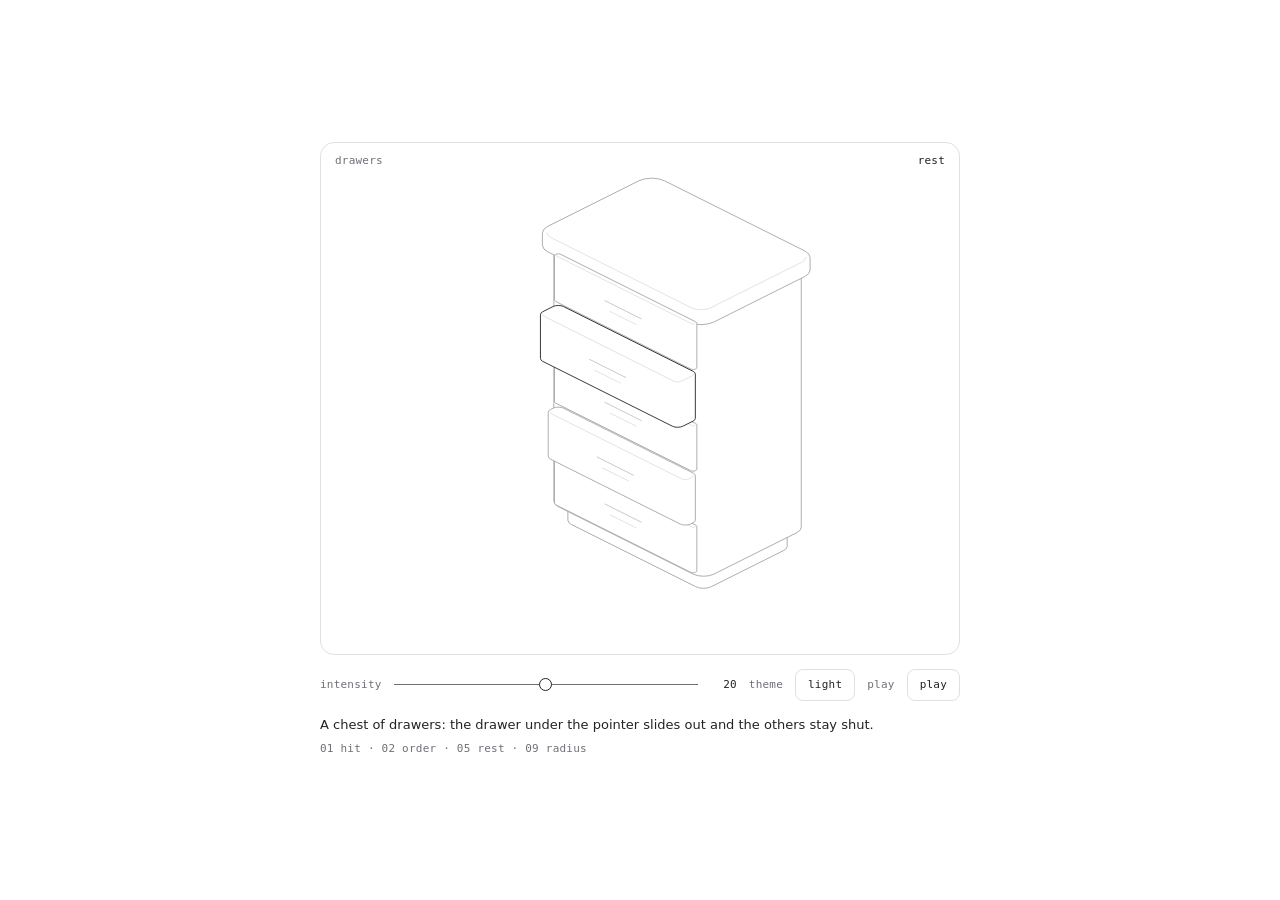
<file: objects/hairline-drawers.html>
<!doctype html>
<html lang="en">
<head>
<meta charset="utf-8">
<meta name="viewport" content="width=device-width, initial-scale=1">
<title>Hairline figure</title>
<link rel="icon" href="data:,">
<style>
  :root { color-scheme: light; --ground: #ffffff; --ink: #232327; --muted: #6f6f78; --line: #e0e0e4; }
  @media (prefers-color-scheme: dark) {
    :root:not([data-theme="light"]) { color-scheme: dark; --ground: #08090a; --ink: #d0d6e0; --muted: #8a8c95; --line: #29292d; }
  }
  :root[data-theme="dark"] { color-scheme: dark; --ground: #08090a; --ink: #d0d6e0; --muted: #8a8c95; --line: #29292d; }
  :root[data-theme="light"] { color-scheme: light; }
  * { box-sizing: border-box; }
  body {
    margin: 0; min-height: 100vh; display: grid; place-items: center; padding: 24px 16px;
    background: var(--ground); color: var(--ink);
    font: 13px/1.5 ui-sans-serif, system-ui, -apple-system, "Segoe UI", sans-serif; -webkit-font-smoothing: antialiased;
  }
  main { width: 100%; max-width: 640px; }
  .plate { position: relative; border: 1px solid var(--line); border-radius: 14px; overflow: hidden; }
  .tag, .label, output, button { font: 11px/1 ui-monospace, SFMono-Regular, Menlo, Consolas, monospace; letter-spacing: 0.02em; }
  .tag { position: absolute; top: 12px; z-index: 1; color: var(--muted); pointer-events: none; }
  #name { left: 14px; }
  #read { right: 14px; color: var(--ink); font-variant-numeric: tabular-nums; }
  .controls { display: flex; flex-wrap: wrap; align-items: center; gap: 4px 12px; margin-top: 14px; }
  .label { color: var(--muted); }
  input[type="range"] {
    flex: 1 1 96px; min-width: 0; height: 32px; margin: 0; background: transparent; cursor: pointer;
    -webkit-appearance: none; appearance: none;
  }
  input[type="range"]::-webkit-slider-runnable-track { height: 1px; background: var(--muted); }
  input[type="range"]::-webkit-slider-thumb {
    -webkit-appearance: none; width: 13px; height: 13px; margin-top: -6px; border-radius: 50%;
    border: 1px solid var(--ink); background: var(--ground);
  }
  input[type="range"]::-moz-range-track { height: 1px; background: var(--muted); }
  input[type="range"]::-moz-range-thumb { width: 11px; height: 11px; border-radius: 50%; border: 1px solid var(--ink); background: var(--ground); }
  input[type="range"]:focus-visible, button:focus-visible { outline: 1.5px solid var(--ink); outline-offset: 2px; }
  output { min-width: 4ch; text-align: right; font-variant-numeric: tabular-nums; }
  button {
    height: 32px; padding: 0 12px; border: 1px solid var(--line); border-radius: 8px;
    background: transparent; color: var(--ink); cursor: pointer;
  }
  #play[aria-pressed="true"] { background: var(--ink); color: var(--ground); border-color: var(--ink); }
  #means { margin: 14px 0 0; text-wrap: pretty; }
  #rules { margin: 6px 0 0; line-height: 1.6; }
  #error { margin: 12px 0 0; padding-left: 10px; border-left: 1px solid var(--ink); }
</style>
</head>
<body>
<main>
  <div class="plate">
    <span class="tag" id="name"></span>
    <span class="tag" id="read"></span>
    <div id="stage"></div>
  </div>
  <div class="controls">
    <label class="label" for="intensity">intensity</label>
    <input id="intensity" type="range" min="0" max="1" step="0.01" value="0.5">
    <output id="value" for="intensity"></output>
    <span class="label">theme</span>
    <button id="theme" type="button" aria-label="Switch between the light and the dark theme"></button>
    <span class="label">play</span>
    <button id="play" type="button" aria-pressed="false">play</button>
  </div>
  <p id="means"></p>
  <p id="rules" class="label"></p>
  <p id="error" role="alert" hidden></p>
</main>
<script id="hl-kernel">
/* hairline kernel sha256:346b48bdef2cdfafd5343eba01494255cf75f9c078e6fcd1aafc62bab62980a1 */
/*
 * HL: everything a figure may call. Read this index; the code under it is the
 * package's src/core, unchanged, and a figure should not need to read it.
 *
 * Every figure is drawn in a 400 × 320 viewBox. World space is x/y on the
 * ground and z up. Plates are filled with the ground colour and painted back
 * to front, so a nearer one covers a farther one: append in that order. At
 * the default camera, Cam(45, 0.5, S), +x runs down to the right and +y down
 * to the left, so the corner with the largest x and y is nearest the viewer:
 * append by ascending x + y, from the far corner (smallest x and y) to it.
 *
 * Camera
 *   Cam(azDeg, k, S)                       a camera: azimuth in degrees, k = sin(elevation) (0.5 is the 2:1 view), S = scale
 *   fit(C, points, cx, cy)                 centres the box of [x, y, z] points on (cx, cy); call it once, before proj
 *                                          it only centres, it never scales: choose S by trying values, with the most extreme pose in points.
 *                                          The six figures use S 1.42 to 2.12; the boxes they fit come out 230 to 310 wide and 180 to 245 tall
 *   proj(C)                                returns P(x, y, z), which gives [sx, sy]
 *   unproj(C, sx, sy, z)                   the world [x, y] under a screen point, on the plane at height z
 *   facing(C)                              returns front(sample): whether a ring sample faces the camera
 * Rounded solids
 *   rrect(u0, v0, u1, v1, r, n)            a rounded rectangle, as a ring of samples {u, v, nu, nv}
 *   circ(R, n)                             a circle, as a ring
 *   rings(x0, y0, x1, y1, r, b)            [ring, inner]: a rounded footprint and its crease ring, inset by b
 *                                          r, the corner radius, is cut to half the shorter side. b, the crease's inset in world units
 *                                          (0.6 to 2.2 in the figures), must stay under half the shorter side or the crease turns inside out
 *   prism(P, front, ring, inner, z0, z1)   {sil, crease}: a solid standing from z0 to z1, as two path strings
 *   ringAt(P, ring, z)                     the ring's points, projected at height z
 *   run(ring, keep)                        the one cyclic run of samples that pass keep
 *   hull(points)                           the convex hull of screen points
 *   extremes(P, ring)                      [left, right, nearest] samples: where dashed drops fall from
 *   fillet(points, radii, n)               rounds every vertex of a closed polygon; returns the new points
 *                                          radii is an array, one radius per vertex, each cut to half its shorter edge; a single number gives NaN.
 *                                          n is the steps round each corner, default 4: each vertex becomes n + 1 points
 *   ghost(P, front, ring, z0, depth)       a reflection's path {d, y0, y1}; reflect() draws it for you
 * Paths and numbers
 *   poly(points)                           a closed path string
 *   open(points)                           an open polyline string
 *   seg(a, b)                              one segment between two screen points [sx, sy], as its own subpath; project world points with P first
 *   clamp(v, a, b)
 *   lerp(a, b, t)
 *   rad(deg)
 *   r2(n)                                  two decimals
 * The continuous clock: one spring per moving number
 *   spring(x, opts)                        at rest on x; write .t to retarget; opts {k, c, m, eps}, default k 100, c 18, m 1
 *   stepS(sp, dt)                          advances by dt seconds; returns whether it is still moving
 * The discrete clock: a 700ms tween on (.32, .72, 0, 1)
 *   tween(v, dur)                          at rest on v; dur defaults to 700 (ms)
 *   tset(tw, to, now, delay)               retargets from where it is, after delay ms: the stagger
 *                                          the same target again does nothing, so calling it on every pointer move is safe
 *   tval(tw, now)                          its value at now
 *   tdone(tw, now)                         whether it has landed
 *   bezier(x1, y1, x2, y2)                 a CSS cubic-bezier, as a function of progress
 *   EASE_LIFT                              the lift curve itself
 *   reducedMotion()                        true when the reader asked for less motion; springs and tweens already land at once
 *   setReducedMotion(on)                   the loop's business, not a figure's
 * Drawing
 *   mk(tag, attrs, parent)                 one svg element: the only way a figure makes a node
 *   solid(parent)                          {g, sil, cr}: a group holding a silhouette path and a crease path
 *   put(solid, paths)                      writes prism()'s {sil, crease} into solid()'s {sil, cr}: sil into sil, crease into cr
 *   flatDot(parent, C, r, cls)             a dot lying on the ground plane; cls is "dot", "dot m" or "dot off"
 *   place(el, point)                       moves a dot or a circle to [sx, sy]
 *   reflect(svg, parent, P, front, ring, z0, depth)   a fading mirror under a solid
 *   fade(svg, y0, y1, a0)                  a vertical fade, as a mask; returns the value for a mask attribute
 * Life
 *   register(stage, tick)                  joins the one frame loop; tick(dt in seconds, now in ms) returns true to ask for another frame; gives {wake, unregister}
 *   pointer(stage, handlers)               {move(point), down(point), leave()}, points in viewBox units; returns its disposer
 *   disposer()                             {add, on, dispose}: collects tear-down, so destroy is bag.dispose
 * The bench's business, not a figure's
 *   css(lightDark)
 *   inject(root)
 *   tour(stage, stops, onStop)             an unseen pointer that walks the stops, [x, y] in viewBox units or null to leave, and gives way to a real one; onStop(i) on each arrival; returns {stop}
 *   LAP                                    the default stops: a diamond around the centre, then a leave
 *
 * Classes, on path, polygon, ellipse and line. They are the whole palette; a
 * figure sets no colour, width or fill of its own.
 *     (none)   filled with the ground colour, medium stroke
 *     sil      the silhouette's stroke        hi    the bright stroke: the only highlight
 *     lo       the dim stroke                 nf    no fill        fo   fill only, no stroke
 *     dash     a dashed guide
 *     dot      a bright dot                   dot m   a medium dot     dot off   a dim dot
 */
var HL = (() => {
  var __defProp = Object.defineProperty;
  var __getOwnPropDesc = Object.getOwnPropertyDescriptor;
  var __getOwnPropNames = Object.getOwnPropertyNames;
  var __hasOwnProp = Object.prototype.hasOwnProperty;
  var __export = (target, all) => {
    for (var name in all)
      __defProp(target, name, { get: all[name], enumerable: true });
  };
  var __copyProps = (to, from, except, desc) => {
    if (from && typeof from === "object" || typeof from === "function") {
      for (let key of __getOwnPropNames(from))
        if (!__hasOwnProp.call(to, key) && key !== except)
          __defProp(to, key, { get: () => from[key], enumerable: !(desc = __getOwnPropDesc(from, key)) || desc.enumerable });
    }
    return to;
  };
  var __toCommonJS = (mod) => __copyProps(__defProp({}, "__esModule", { value: true }), mod);

  // packages/hairline/src/core/kernel.ts
  var kernel_exports = {};
  __export(kernel_exports, {
    Cam: () => Cam,
    EASE_LIFT: () => EASE_LIFT,
    LAP: () => LAP,
    bezier: () => bezier,
    circ: () => circ,
    clamp: () => clamp,
    css: () => css,
    disposer: () => disposer,
    extremes: () => extremes,
    facing: () => facing,
    fade: () => fade,
    fillet: () => fillet,
    fit: () => fit,
    flatDot: () => flatDot,
    ghost: () => ghost,
    hull: () => hull,
    inject: () => inject,
    lerp: () => lerp,
    mk: () => mk,
    open: () => open,
    place: () => place,
    pointer: () => pointer,
    poly: () => poly,
    prism: () => prism,
    proj: () => proj,
    put: () => put,
    r2: () => r2,
    rad: () => rad,
    reducedMotion: () => reducedMotion,
    reflect: () => reflect,
    register: () => register,
    ringAt: () => ringAt,
    rings: () => rings,
    rrect: () => rrect,
    run: () => run,
    seg: () => seg,
    setReducedMotion: () => setReducedMotion,
    solid: () => solid,
    spring: () => spring,
    stepS: () => stepS,
    tdone: () => tdone,
    tour: () => tour,
    tset: () => tset,
    tval: () => tval,
    tween: () => tween,
    unproj: () => unproj
  });

  // packages/hairline/src/core/iso.ts
  var clamp = (v, a, b) => Math.max(a, Math.min(b, v));
  var lerp = (a, b, t) => a + (b - a) * t;
  var rad = (d) => d * Math.PI / 180;
  var r2 = (n) => Math.round(n * 100) / 100;
  var poly = (pts) => "M" + pts.map((p) => r2(p[0]) + " " + r2(p[1])).join("L") + "Z";
  var seg = (a, b) => `M${r2(a[0])} ${r2(a[1])}L${r2(b[0])} ${r2(b[1])}`;
  var open = (pts) => pts.length < 2 ? "" : "M" + pts.map((p) => r2(p[0]) + " " + r2(p[1])).join("L");
  var Cam = (azDeg, k, S) => ({ az: rad(azDeg), k, S, ox: 0, oy: 0 });
  function proj(C) {
    const c = Math.cos(C.az), s = Math.sin(C.az), zf = Math.sqrt(1 - C.k * C.k);
    return (x, y, z) => {
      const X = x * c - y * s, Y = x * s + y * c;
      return [C.ox + C.S * X, C.oy + C.S * (Y * C.k - z * zf)];
    };
  }
  function unproj(C, sx, sy, z) {
    const c = Math.cos(C.az), s = Math.sin(C.az), zf = Math.sqrt(1 - C.k * C.k);
    const X = (sx - C.ox) / C.S, Y = ((sy - C.oy) / C.S + z * zf) / C.k;
    return [X * c + Y * s, -X * s + Y * c];
  }
  function fit(C, pts, cx, cy) {
    C.ox = 0;
    C.oy = 0;
    const P = proj(C);
    let a = 1e9, b = -1e9, c = 1e9, d = -1e9;
    for (const p of pts) {
      const q = P(p[0], p[1], p[2]);
      a = Math.min(a, q[0]);
      b = Math.max(b, q[0]);
      c = Math.min(c, q[1]);
      d = Math.max(d, q[1]);
    }
    C.ox = cx - (a + b) / 2;
    C.oy = cy - (c + d) / 2;
  }
  function rrect(u0, v0, u1, v1, r, n = 4) {
    r = Math.max(0, Math.min(r, (u1 - u0) / 2, (v1 - v0) / 2));
    const out = [];
    for (const [cu, cv, a0] of [[u1 - r, v1 - r, 0], [u0 + r, v1 - r, 90], [u0 + r, v0 + r, 180], [u1 - r, v0 + r, 270]])
      for (let k = 0; k <= n; k++) {
        const a = rad(a0 + 90 * k / n), ca = Math.cos(a), sa = Math.sin(a);
        out.push({ u: cu + r * ca, v: cv + r * sa, nu: ca, nv: sa });
      }
    return out;
  }
  function circ(R, n = 96) {
    const out = [];
    for (let k = 0; k < n; k++) {
      const a = k / n * Math.PI * 2, ca = Math.cos(a), sa = Math.sin(a);
      out.push({ u: R * ca, v: R * sa, nu: ca, nv: sa });
    }
    return out;
  }
  function hull(input) {
    const pts = input.slice().sort((a, b) => a[0] - b[0] || a[1] - b[1]);
    const x = (o, a, b) => (a[0] - o[0]) * (b[1] - o[1]) - (a[1] - o[1]) * (b[0] - o[0]);
    const lo = [], up = [];
    for (const p of pts) {
      while (lo.length > 1 && x(lo[lo.length - 2], lo[lo.length - 1], p) <= 0) lo.pop();
      lo.push(p);
    }
    for (let i = pts.length - 1; i >= 0; i--) {
      const p = pts[i];
      while (up.length > 1 && x(up[up.length - 2], up[up.length - 1], p) <= 0) up.pop();
      up.push(p);
    }
    lo.pop();
    up.pop();
    return lo.concat(up);
  }
  var ringAt = (P, ring, z) => ring.map((q) => P(q.u, q.v, z));
  var facing = (C) => {
    const s = Math.sin(C.az), c = Math.cos(C.az);
    return (q) => q.nu * s + q.nv * c >= -1e-6;
  };
  function run(ring, keep) {
    const n = ring.length;
    let s = -1;
    for (let i = 0; i < n; i++) if (keep(ring[i]) && !keep(ring[(i + n - 1) % n])) {
      s = i;
      break;
    }
    if (s < 0) return keep(ring[0]) ? ring.slice() : [];
    const out = [];
    for (let k = 0; k < n && keep(ring[(s + k) % n]); k++) out.push(ring[(s + k) % n]);
    return out;
  }
  function prism(P, front, ring, inner, z0, z1) {
    return {
      sil: poly(hull(ringAt(P, ring, z1).concat(ringAt(P, ring, z0)))),
      crease: inner ? open(ringAt(P, run(inner, front), z1)) : ""
    };
  }
  var rings = (x0, y0, x1, y1, r, b) => [
    rrect(x0, y0, x1, y1, r),
    rrect(x0 + b, y0 + b, x1 - b, y1 - b, Math.max(0.3, r - b))
  ];
  function extremes(P, ring) {
    const pr = ring.map((q) => P(q.u, q.v, 0));
    let a = 0, b = 0, c = 0;
    pr.forEach((p, k) => {
      if (p[0] < pr[a][0]) a = k;
      if (p[0] > pr[b][0]) b = k;
      if (p[1] > pr[c][1]) c = k;
    });
    return [ring[a], ring[b], ring[c]];
  }
  function fillet(pts, rs, n = 4) {
    const m = pts.length, out = [];
    for (let i = 0; i < m; i++) {
      const a = pts[(i + m - 1) % m], p = pts[i], b = pts[(i + 1) % m];
      const la = Math.hypot(a[0] - p[0], a[1] - p[1]), lb = Math.hypot(b[0] - p[0], b[1] - p[1]);
      const t = Math.min(rs[i], la / 2, lb / 2);
      const p1 = [p[0] + (a[0] - p[0]) / la * t, p[1] + (a[1] - p[1]) / la * t];
      const p2 = [p[0] + (b[0] - p[0]) / lb * t, p[1] + (b[1] - p[1]) / lb * t];
      for (let k = 0; k <= n; k++) {
        const s = k / n, w = 1 - s;
        out.push([w * w * p1[0] + 2 * w * s * p[0] + s * s * p2[0], w * w * p1[1] + 2 * w * s * p[1] + s * s * p2[1]]);
      }
    }
    return out;
  }
  function ghost(P, front, ring, z0, depth) {
    const f = run(ring, front), lowP = ringAt(P, f, z0 - depth);
    return {
      d: open(lowP) + [f[0], f[f.length - 1]].map((q) => seg(P(q.u, q.v, z0), P(q.u, q.v, z0 - depth))).join(""),
      y0: Math.min(...ringAt(P, f, z0).map((p) => p[1])),
      y1: Math.max(...lowP.map((p) => p[1])) + 2
    };
  }

  // packages/hairline/src/core/motion.ts
  var reduced = false;
  var setReducedMotion = (on) => {
    reduced = on;
  };
  var reducedMotion = () => reduced;
  function spring(x, o = {}) {
    return { x, v: 0, t: x, k: o.k ?? 100, c: o.c ?? 18, m: o.m ?? 1, eps: o.eps ?? 0.01 };
  }
  function stepS(sp, dt) {
    if (reduced) {
      sp.x = sp.t;
      sp.v = 0;
      return false;
    }
    const n = Math.max(1, Math.ceil(dt * 240)), h = dt / n;
    for (let i = 0; i < n; i++) {
      const a = (-sp.k * (sp.x - sp.t) - sp.c * sp.v) / sp.m;
      sp.v += a * h;
      sp.x += sp.v * h;
    }
    if (Math.abs(sp.x - sp.t) < sp.eps && Math.abs(sp.v) < sp.eps * 10) {
      sp.x = sp.t;
      sp.v = 0;
      return false;
    }
    return true;
  }
  function bezier(x1, y1, x2, y2) {
    const cx = 3 * x1, bx = 3 * (x2 - x1) - cx, ax = 1 - cx - bx;
    const cy = 3 * y1, by = 3 * (y2 - y1) - cy, ay = 1 - cy - by;
    const X = (u) => ((ax * u + bx) * u + cx) * u;
    const Y = (u) => ((ay * u + by) * u + cy) * u;
    const dX = (u) => (3 * ax * u + 2 * bx) * u + cx;
    return (t) => {
      if (t <= 0) return 0;
      if (t >= 1) return 1;
      let u = t;
      for (let i = 0; i < 8; i++) {
        const e = X(u) - t;
        if (Math.abs(e) < 1e-5) break;
        const d = dX(u);
        if (Math.abs(d) < 1e-6) break;
        u -= e / d;
      }
      if (!(u >= 0 && u <= 1) || Math.abs(X(u) - t) > 1e-4) {
        let lo = 0, hi = 1;
        u = t;
        for (let i = 0; i < 24; i++) {
          if (X(u) < t) lo = u;
          else hi = u;
          u = (lo + hi) / 2;
        }
      }
      return Y(u);
    };
  }
  var EASE_LIFT = bezier(0.32, 0.72, 0, 1);
  var tween = (v, dur = 700) => ({ from: v, to: v, t0: -1e9, dur });
  var tval = (tw, now) => {
    const p = clamp((now - tw.t0) / tw.dur, 0, 1);
    return tw.from + (tw.to - tw.from) * (reduced ? 1 : EASE_LIFT(p));
  };
  var tset = (tw, to, now, delay) => {
    if (tw.to === to) return;
    tw.from = tval(tw, now);
    tw.to = to;
    tw.t0 = now + delay;
  };
  var tdone = (tw, now) => reduced || now >= tw.t0 + tw.dur;

  // packages/hairline/src/core/stage.ts
  var NS = "http://www.w3.org/2000/svg";
  function mk(tag, attrs, parent) {
    const e = document.createElementNS(NS, tag);
    if (attrs) for (const k in attrs) e.setAttribute(k, String(attrs[k]));
    if (parent) parent.appendChild(e);
    return e;
  }
  function solid(parent) {
    const g = mk("g", {}, parent);
    return { g, sil: mk("path", { class: "sil" }, g), cr: mk("path", { class: "nf lo" }, g) };
  }
  var put = (el, s) => {
    el.sil.setAttribute("d", s.sil);
    el.cr.setAttribute("d", s.crease);
  };
  var flatDot = (parent, C, r, cls) => mk("ellipse", { rx: r2(r * C.S), ry: r2(r * C.S * C.k), class: cls }, parent);
  var place = (el, q) => {
    el.setAttribute("cx", String(r2(q[0])));
    el.setAttribute("cy", String(r2(q[1])));
  };
  var fid = 0;
  function fade(svg, y0, y1, a0 = 0.7) {
    const id = "hl-fd" + ++fid, defs = mk("defs", {}, svg);
    const lg = mk("linearGradient", { id: id + "g", gradientUnits: "userSpaceOnUse", x1: 0, y1: r2(y0), x2: 0, y2: r2(y1) }, defs);
    mk("stop", { offset: 0, "stop-color": "#fff", "stop-opacity": a0 }, lg);
    mk("stop", { offset: 1, "stop-color": "#fff", "stop-opacity": 0 }, lg);
    const m = mk("mask", { id, maskUnits: "userSpaceOnUse", x: 0, y: 0, width: 400, height: 320 }, defs);
    mk("rect", { x: 0, y: 0, width: 400, height: 320, fill: `url(#${id}g)` }, m);
    return `url(#${id})`;
  }
  function reflect(svg, parent, P, front, ring, z0, depth) {
    const r = ghost(P, front, ring, z0, depth);
    const gh = mk("g", { class: "ghost", mask: fade(svg, r.y0, r.y1) }, parent);
    mk("path", { d: r.d }, gh);
  }
  var boards = [];
  var byStage = /* @__PURE__ */ new Map();
  var raf = 0;
  var last = 0;
  var io = null;
  var rm = null;
  function frame() {
    const now = performance.now();
    const dt = Math.min(0.05, Math.max(0, (now - last) / 1e3));
    last = now;
    let any = false;
    for (const b of boards.slice()) if (b.vis && b.awake) {
      try {
        b.awake = !!b.tick(dt, now);
      } catch (err) {
        b.awake = false;
        setTimeout(() => {
          throw err;
        });
      }
      any = any || b.awake;
    }
    raf = any ? requestAnimationFrame(frame) : 0;
  }
  function wake(b) {
    b.awake = true;
    if (!raf) {
      last = performance.now();
      raf = requestAnimationFrame(frame);
    }
  }
  var onMotion = () => {
    setReducedMotion(!!rm?.matches);
    boards.forEach(wake);
  };
  function start() {
    if (io) return;
    io = new IntersectionObserver((es) => {
      for (const e of es) {
        const set = byStage.get(e.target);
        if (!set) continue;
        for (const b of set) {
          b.vis = e.isIntersecting;
          if (b.vis) wake(b);
        }
      }
    }, { rootMargin: "80px" });
    rm = matchMedia("(prefers-reduced-motion: reduce)");
    setReducedMotion(rm.matches);
    rm.addEventListener("change", onMotion);
  }
  function stop() {
    if (raf) cancelAnimationFrame(raf);
    raf = 0;
    io?.disconnect();
    io = null;
    rm?.removeEventListener("change", onMotion);
    rm = null;
  }
  function register(stage, tick) {
    start();
    const b = { stage, tick, vis: false, awake: true };
    boards.push(b);
    const peers = byStage.get(stage);
    if (peers) {
      for (const p of peers) b.vis = p.vis;
      peers.add(b);
      if (b.vis) wake(b);
    } else {
      byStage.set(stage, /* @__PURE__ */ new Set([b]));
      io.observe(stage);
    }
    tick(0, performance.now());
    let gone = false;
    return {
      wake: () => {
        if (!gone) wake(b);
      },
      unregister: () => {
        if (gone) return;
        gone = true;
        boards = boards.filter((x) => x !== b);
        const set = byStage.get(stage);
        if (set) {
          set.delete(b);
          if (!set.size) {
            byStage.delete(stage);
            io?.unobserve(stage);
          }
        }
        if (!boards.length) stop();
      }
    };
  }
  var handlers = /* @__PURE__ */ new WeakMap();
  var touring = /* @__PURE__ */ new WeakMap();
  function pointer(stage, on) {
    handlers.set(stage, on);
    let tm = 0;
    const pt = (e) => {
      const r = stage.getBoundingClientRect();
      return [(e.clientX - r.left) / r.width * 400, (e.clientY - r.top) / r.height * 320];
    };
    const move = (e) => {
      clearTimeout(tm);
      touring.get(stage)?.hold();
      on.move(pt(e), e);
    };
    const down = (e) => {
      clearTimeout(tm);
      touring.get(stage)?.hold();
      if (e.pointerType !== "mouse") stage.releasePointerCapture?.(e.pointerId);
      if (on.down) on.down(pt(e), e);
      else on.move(pt(e), e);
    };
    const leave = (e) => {
      clearTimeout(tm);
      tm = window.setTimeout(() => {
        on.leave(e);
        touring.get(stage)?.release();
      }, e.pointerType === "mouse" ? 0 : 1400);
    };
    stage.addEventListener("pointermove", move);
    stage.addEventListener("pointerdown", down);
    stage.addEventListener("pointerleave", leave);
    return () => {
      clearTimeout(tm);
      if (handlers.get(stage) === on) handlers.delete(stage);
      stage.removeEventListener("pointermove", move);
      stage.removeEventListener("pointerdown", down);
      stage.removeEventListener("pointerleave", leave);
    };
  }
  var LAP = [[128, 150], [200, 118], [272, 150], [200, 206], null];
  var TRAVEL = 900;
  var DWELL = 1200;
  var REST = 1800;
  var RESUME = 1200;
  var STAGGER = 450;
  var GHOST = { pointerType: "ghost" };
  var started = 0;
  function entry([x, y]) {
    const dx = x - 200, dy = y - 160;
    if (!dx && !dy) return [200, 320];
    const k = Math.min(dx ? (dx > 0 ? 200 : -200) / dx : Infinity, dy ? (dy > 0 ? 160 : -160) / dy : Infinity);
    return [200 + dx * k, 160 + dy * k];
  }
  function tour(stage, stops, onStop) {
    let i = 0;
    let wait = RESUME + STAGGER * (started++ % 4);
    let t = -1;
    let at = null;
    let origin = [200, 320];
    let hand = false, keys = stage.contains(stage.ownerDocument.activeElement);
    let gone = false;
    const leave = () => {
      at = null;
      t = -1;
      handlers.get(stage)?.leave(GHOST);
    };
    const tick = (dt) => {
      if (hand || keys || !stops.length) return false;
      if (reducedMotion()) {
        if (at) leave();
        return false;
      }
      if (wait > 0) {
        wait -= dt * 1e3;
        return true;
      }
      const stop2 = stops[i];
      if (stop2 === null) {
        if (at) leave();
        onStop?.(i);
        i = (i + 1) % stops.length;
        wait = REST;
        return true;
      }
      const h = handlers.get(stage);
      if (!h) return true;
      if (t < 0) {
        origin = at ?? entry(stop2);
        t = 0;
      }
      t = Math.min(TRAVEL, t + dt * 1e3);
      const k = EASE_LIFT(t / TRAVEL);
      at = [origin[0] + (stop2[0] - origin[0]) * k, origin[1] + (stop2[1] - origin[1]) * k];
      h.move(at, GHOST);
      if (t < TRAVEL) return true;
      onStop?.(i);
      i = (i + 1) % stops.length;
      t = -1;
      wait = DWELL;
      return true;
    };
    const take = () => {
      at = null;
      t = -1;
    };
    const give = () => {
      if (hand || keys) return;
      i = 0;
      t = -1;
      wait = RESUME;
      board.wake();
    };
    const me = {
      hold: () => {
        hand = true;
        take();
      },
      release: () => {
        if (!hand) return;
        hand = false;
        give();
      }
    };
    const focusIn = () => {
      keys = true;
      take();
    };
    const focusOut = (e) => {
      if (keys && !stage.contains(e.relatedTarget)) {
        keys = false;
        give();
      }
    };
    stage.addEventListener("focusin", focusIn);
    stage.addEventListener("focusout", focusOut);
    touring.set(stage, me);
    const board = register(stage, tick);
    return {
      stop: () => {
        if (gone) return;
        gone = true;
        board.unregister();
        stage.removeEventListener("focusin", focusIn);
        stage.removeEventListener("focusout", focusOut);
        if (touring.get(stage) === me) touring.delete(stage);
        if (at) leave();
      }
    };
  }
  function disposer() {
    let fns = [];
    return {
      add: (fn) => {
        fns.push(fn);
      },
      on: (target, type, fn, opts) => {
        const h = fn;
        target.addEventListener(type, h, opts);
        fns.push(() => target.removeEventListener(type, h, opts));
      },
      dispose: () => {
        const run2 = fns;
        fns = [];
        for (let i = run2.length - 1; i >= 0; i--) run2[i]();
      }
    };
  }

  // packages/hairline/src/core/styles.ts
  var LIGHT = { plate: "#ffffff", hi: "#232327", edge: "#a4a4ac", mid: "#c3c3c9", lo: "#e0e0e4" };
  var DARK = { plate: "#08090a", hi: "#d0d6e0", edge: "#5b5d64", mid: "#3e3e44", lo: "#29292d" };
  var KEYS = ["plate", "hi", "edge", "mid", "lo"];
  var vars = (p) => KEYS.map((k) => `--hl-${k}:var(--hairline-${k},${p[k]});`).join("");
  var EASE = "cubic-bezier(0.5,0,0.1,1)";
  var SVG = ":where([data-hairline]>svg)";
  function css(lightDark) {
    const both = Object.fromEntries(KEYS.map((k) => [k, `light-dark(${LIGHT[k]},${DARK[k]})`]));
    return [
      // the box, and the palette: light unless something below says otherwise
      `:where([data-hairline]){display:block;position:relative;aspect-ratio:5/4;touch-action:pan-y;user-select:none;-webkit-user-select:none;--hl-sw:var(--hairline-stroke,0.9);${vars(LIGHT)}}`,
      // the page's color-scheme
      lightDark ? `:where([data-hairline]){${vars(both)}}` : "",
      // an ancestor that says dark
      `:where(.dark,[data-theme="dark"]) :where([data-hairline]){${vars(DARK)}}`,
      // the figure's own theme option
      `:where([data-hairline][data-hairline-theme="light"]){${vars(LIGHT)}}`,
      `:where([data-hairline][data-hairline-theme="dark"]){${vars(DARK)}}`,
      `:where([data-hairline]:focus-visible){outline:1.5px solid var(--hl-hi);outline-offset:2px}`,
      `${SVG}{position:absolute;inset:0;width:100%;height:100%;display:block}`,
      // Riffle's live region: read, not seen
      `:where([data-hairline]>[data-hairline-live]){position:absolute;width:1px;height:1px;margin:-1px;padding:0;border:0;overflow:hidden;clip-path:inset(50%);white-space:nowrap}`,
      // the drawing: plates are filled with the plate colour and painted back to front
      `${SVG} :where(path,polygon,ellipse,line){fill:var(--hl-plate);stroke:var(--hl-mid);stroke-width:var(--hl-sw);vector-effect:non-scaling-stroke;stroke-linejoin:round;stroke-linecap:round;transition:stroke 260ms ${EASE}}`,
      `${SVG} :where(.nf){fill:none}`,
      `${SVG} :where(.fo){stroke:none}`,
      `${SVG} :where(.sil){stroke:var(--hl-edge)}`,
      `${SVG} :where(.hi){stroke:var(--hl-hi)}`,
      `${SVG} :where(.lo){stroke:var(--hl-lo)}`,
      `${SVG} :where(.dash){stroke-dasharray:1 3}`,
      `${SVG} :where(.dot){stroke:none;fill:var(--hl-hi);transition:fill 260ms ${EASE}}`,
      `${SVG} :where(.dot.m){fill:var(--hl-edge)}`,
      `${SVG} :where(.dot.off){fill:var(--hl-lo)}`,
      `${SVG} :where(.ghost path){fill:none;stroke:var(--hl-mid)}`
    ].join("");
  }
  var done = /* @__PURE__ */ new WeakSet();
  function inject(root) {
    if (done.has(root)) return;
    done.add(root);
    const doc = root.nodeType === 9 ? root : root.ownerDocument;
    const win = doc.defaultView;
    const text = css(!!win?.CSS?.supports?.("color", "light-dark(#000,#fff)"));
    if (win && "adoptedStyleSheets" in root) {
      try {
        const sheet = new win.CSSStyleSheet();
        sheet.replaceSync(text);
        root.adoptedStyleSheets = [...root.adoptedStyleSheets, sheet];
        return;
      } catch {
      }
    }
    const style = doc.createElement("style");
    style.setAttribute("data-hairline-style", "");
    style.textContent = text;
    (root.nodeType === 9 ? doc.head ?? doc.documentElement : root).appendChild(style);
  }
  return __toCommonJS(kernel_exports);
})();
/* /hairline kernel */
</script>
<script id="hl-bench">
/*
 * The bench: the page a figure is shown on. It makes the host and the svg the
 * way the package's mount does, hands them to the figure, and owns everything
 * around it: the read-out, the slider, the theme, the line under the stage.
 */
(() => {
  const RULES = ["hit", "order", "reach", "accent", "rest", "honesty", "cost", "clock", "radius", "quiet"];
  const $ = (id) => document.getElementById(id);
  const root = document.documentElement, params = new URLSearchParams(location.search);

  /* the theme: the system's until the switch is pressed, then the switch's */
  const dark = () => (root.dataset.theme ? root.dataset.theme === "dark" : matchMedia("(prefers-color-scheme: dark)").matches);
  const label = () => { $("theme").textContent = dark() ? "dark" : "light"; };
  $("theme").addEventListener("click", () => { root.dataset.theme = dark() ? "light" : "dark"; label(); });
  /* ?theme=light or ?theme=dark wins over the system's, as pressing the switch does */
  if (["light", "dark"].includes(params.get("theme"))) root.dataset.theme = params.get("theme");
  label();

  /* ?intensity=0 sets the slider before the figure mounts, for a look at either end */
  const i = (params.get("intensity") || "").trim();
  if (i && Number.isFinite(Number(i))) $("intensity").value = String(Math.min(1, Math.max(0, Number(i))));

  /* ?w=240 narrows the page, for a look at the size of a thumbnail */
  const w = Number(params.get("w"));
  if (w > 0) document.querySelector("main").style.maxWidth = w + "px";

  /* a figure that fails says so under the stage, instead of leaving an empty plate */
  addEventListener("error", (e) => {
    $("error").hidden = false;
    $("error").textContent = String((e.error && e.error.message) || e.message);
  });

  let mounted = false;
  window.hairline = (figure) => {
    if (mounted) throw new Error("hairline: one figure per page.");
    mounted = true;
    const stage = $("stage"), slider = $("intensity");

    /* intensity to the figure's own number: two straight lines that meet at 0.5, as in the package */
    const [lo, mid, hi] = figure.range;
    const at = (i) => Math.round((i <= 0.5 ? lo + (i / 0.5) * (mid - lo) : mid + ((i - 0.5) / 0.5) * (hi - mid)) * 1000) / 1000;

    HL.inject(document);
    stage.setAttribute("data-hairline", figure.name);
    stage.setAttribute("role", "img");
    stage.setAttribute("aria-label", figure.means);
    const svg = HL.mk("svg", { viewBox: "0 0 400 320", "aria-hidden": "true" }, stage);

    let text = null;
    const read = {
      get textContent() { return text; },
      set textContent(value) { text = value == null ? "" : String(value); $("read").textContent = text; },
    };

    document.title = "Hairline · " + figure.name;
    $("name").textContent = figure.name;
    $("means").textContent = figure.means;
    $("rules").textContent = figure.rules.map((n) => String(n).padStart(2, "0") + " " + RULES[n - 1]).join(" · ");
    const show = () => { $("value").textContent = String(at(Number(slider.value))); };
    show();

    const handle = figure.mount({ stage, svg, read }, at(Number(slider.value)));
    if (text === null) read.textContent = "rest";
    slider.addEventListener("input", () => { show(); handle.set(at(Number(slider.value))); });
    window.hairline.figure = handle;

    /* play: an unseen pointer walks the figure's tour (or HL.LAP) until a hand arrives; ?play=1 starts it on load */
    const play = $("play");
    window.hairline.playing = null;
    play.addEventListener("click", () => {
      const was = play.getAttribute("aria-pressed") === "true";
      if (was) { window.hairline.playing.stop(); window.hairline.playing = null; }
      else window.hairline.playing = HL.tour(stage, figure.tour || HL.LAP, (i) => { if (window.hairline.onStop) window.hairline.onStop(i); });
      play.setAttribute("aria-pressed", String(!was));
    });
    if (params.get("play") === "1") play.click();

    /* ?at=200,160 holds the pointer at a viewBox point, for a picture of the answer without a mouse */
    const p = (params.get("at") || "").split(",").map(Number);
    if (p.length === 2 && p.every(Number.isFinite)) {
      const r = stage.getBoundingClientRect();
      stage.dispatchEvent(new PointerEvent("pointermove", {
        pointerType: "mouse", pointerId: 1, bubbles: true,
        clientX: r.left + (p[0] / 400) * r.width, clientY: r.top + (p[1] / 320) * r.height,
      }));
    }
  };
})();
</script>
<script type="module" id="hl-figure">
/**
 * Drawers: a chest of four drawers on a plinth, two of them standing a little
 * open. The pointer picks the drawer under it; that drawer slides out, the
 * others stay where they are. The slider is how far it slides.
 *
 * The pattern: discrete items. Tweens, a stagger outward from the drawer let
 * go, and a hit test on the resting front, which never moves.
 */
const { Cam, clamp, facing, fit, prism, proj, rings, seg, tdone, tset, tval, tween, disposer, mk, pointer, put, register, solid } = HL;

const N = 5, W = 60, D = 40, DH = 14, PITCH = 16, Z0 = 6, ZT = Z0 + N * PITCH + 1;
const REST = [0, 6, 0, 3, 0], HOT = 1, STEP = 45;
const zc = (i) => Z0 + 1 + (N - 1 - i) * PITCH + DH / 2;

function mount({ stage, svg, read }, value) {
  const bag = disposer();
  let reach = value, act = -1;
  const C = Cam(45, 0.5, 2.3);
  fit(C, [[-2, -2, 0], [W + 2, -2, 0], [W + 2, D + 3 + 28, 0], [-2, D + 3 + 28, 0], [-2, -2, ZT + 4], [W + 2, D + 3, ZT + 4]], 200, 166);
  const P = proj(C), front = facing(C);
  const g = mk("g", {}, svg);

  // The case: plinth, body, and a top that overhangs. It never moves.
  const [pr, pi] = rings(3, 3, W - 3, D - 3, 3, 1);
  put(solid(g), prism(P, front, pr, pi, 0, Z0));
  const [br] = rings(0, 0, W, D, 4, 1.2);
  put(solid(g), prism(P, front, br, null, Z0, ZT));
  const [tr, ti] = rings(-2, -2, W + 2, D + 3, 5, 1.2);
  put(solid(g), prism(P, front, tr, ti, ZT, ZT + 4));

  const ds = [];
  for (let i = 0; i < N; i++) {
    const el = solid(g), handle = mk("path", { class: "nf" }, el.g), grip = mk("path", { class: "nf lo" }, el.g);
    ds.push({ el, handle, grip, out: tween(REST[i]), drawn: NaN });
  }
  ds[HOT].el.sil.classList.add("hi");

  function draw(i, out) {
    const d = ds[i];
    if (out === d.drawn) return;
    d.drawn = out;
    const y1 = D + 1 + out, z = zc(i);
    const [r, inn] = rings(3, D - 1, W - 3, y1, 2, 0.5);
    put(d.el, prism(P, front, r, inn, z - DH / 2, z + DH / 2));
    d.handle.setAttribute("d", seg(P(W / 2 - 7, y1, z + 1), P(W / 2 + 7, y1, z + 1)));
    d.grip.setAttribute("d", seg(P(W / 2 - 5, y1, z - 1.6), P(W / 2 + 5, y1, z - 1.6)));
  }

  let order = "";
  const B = register(stage, (_dt, now) => {
    let moving = false;
    ds.forEach((d, i) => { draw(i, tval(d.out, now)); if (!tdone(d.out, now)) moving = true; });
    // the more a drawer stands out, the nearer it is: repaint by how far out each is
    const seq = ds.map((d, i) => i).sort((a, b) => ds[a].drawn - ds[b].drawn || a - b);
    if (seq.join() !== order) { order = seq.join(); seq.forEach((i) => g.appendChild(ds[i].el.g)); }
    return moving;
  });
  bag.add(B.unregister);

  // Hit test: the resting front face. Its rows are bands along the slope of the face.
  const xl = P(0, D, 0)[0] - 8, xr = P(W, D, 0)[0] + 8, xm = (xl + xr) / 2;
  const cy = (i) => P(W / 2, D, zc(i))[1];
  function hit([x, y]) {
    if (x < xl || x > xr) return -1;
    let best = -1, bd = PITCH * 0.866 * C.S * 0.58;
    for (let i = 0; i < N; i++) {
      const d = Math.abs(y - cy(i) - (x - xm) * 0.5);
      if (d < bd) { bd = d; best = i; }
    }
    return best;
  }

  function setActive(a) {
    if (a === act) return;
    const now = performance.now(), from = a >= 0 ? a : act;
    act = a;
    ds.forEach((d, i) => {
      tset(d.out, a === i ? reach : REST[i], now, Math.abs(i - from) * STEP);
      d.el.sil.classList.toggle("hi", a < 0 ? i === HOT : i === a);
    });
    read.textContent = a < 0 ? "rest" : "drawer " + (a + 1);
    B.wake();
  }

  bag.add(pointer(stage, { move: (p) => setActive(hit(p)), leave: () => setActive(-1) }));
  bag.add(() => svg.replaceChildren());

  return {
    set: (v) => { reach = v; if (act >= 0) tset(ds[act].out, reach, performance.now(), 0); B.wake(); },
    destroy: bag.dispose,
  };
}

hairline({
  name: "drawers",
  means: "A chest of drawers: the drawer under the pointer slides out and the others stay shut.",
  rules: [1, 2, 5, 9],
  range: [12, 20, 28],
  tour: [[200, 112], [196, 150], [190, 192], null],
  mount,
});
</script>
<script id="gallery-embed">
/* 갤러리 안에 넣을 때(?embed=1)만 동작: 조작 UI를 숨기고, 누르면 부모 페이지에 주차 이동을 알린다. 평소에는 아무 일도 하지 않는다. */
(() => {
  const q = new URLSearchParams(location.search);
  if (!q.get("embed")) return;
  try {
    const col = JSON.parse(q.get("color") || "{}");
    ["plate", "hi", "edge", "mid", "lo"].forEach((k) => { if (typeof col[k] === "string" && /^#[0-9a-fA-F]{3,8}$/.test(col[k])) document.documentElement.style.setProperty("--hairline-" + k, col[k]); });
    const sw = Number(col.stroke); if (Number.isFinite(sw) && sw >= 0.5 && sw <= 2.5) document.documentElement.style.setProperty("--hairline-stroke", String(sw));
  } catch (_) {}
  const st = document.createElement("style");
  st.textContent = "html,body{overflow:hidden}body{display:block;min-height:0;padding:0}main{max-width:none}.plate{border:0;border-radius:0}.controls,#means,#rules,#name,#read{display:none!important}";
  document.head.appendChild(st);
  const stage = document.getElementById("stage");
  stage.style.cursor = "pointer";
  let armed = false, timer = 0, kind = "mouse";
  stage.addEventListener("pointerdown", (e) => { kind = e.pointerType; }, true);
  stage.addEventListener("click", () => {
    if (kind !== "mouse" && !armed) { armed = true; clearTimeout(timer); timer = setTimeout(() => { armed = false; }, 3000); return; }
    parent.postMessage({ gallery: "go", week: Number(q.get("week")) }, "*");
  });
  addEventListener("message", (e) => { if (e.data && (e.data.theme === "light" || e.data.theme === "dark")) document.documentElement.dataset.theme = e.data.theme; });
})();
</script>
</body>
</html>
</file>
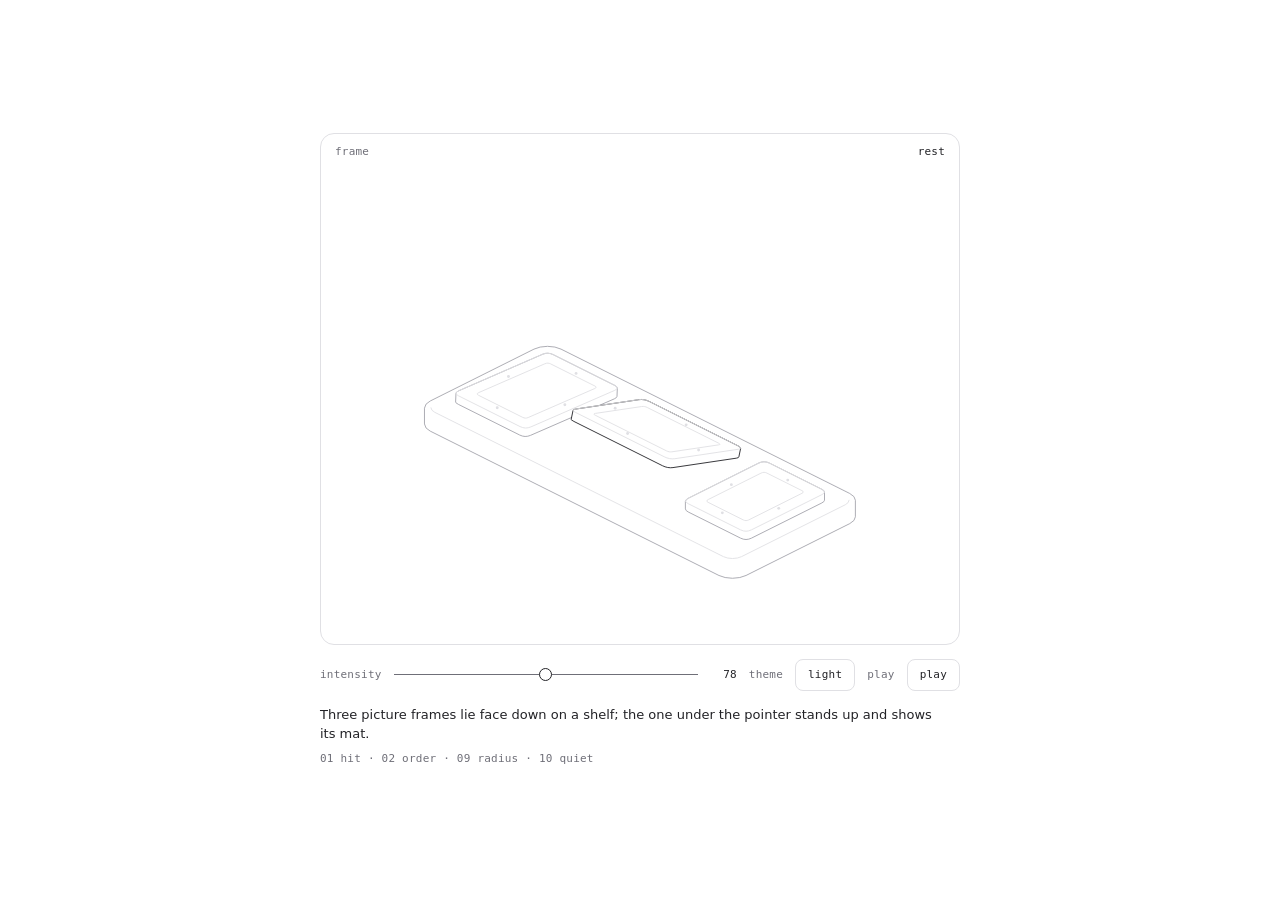
<file: objects/hairline-frame.html>
<!doctype html>
<html lang="en">
<head>
<meta charset="utf-8">
<meta name="viewport" content="width=device-width, initial-scale=1">
<title>Hairline figure</title>
<link rel="icon" href="data:,">
<style>
  :root { color-scheme: light; --ground: #ffffff; --ink: #232327; --muted: #6f6f78; --line: #e0e0e4; }
  @media (prefers-color-scheme: dark) {
    :root:not([data-theme="light"]) { color-scheme: dark; --ground: #08090a; --ink: #d0d6e0; --muted: #8a8c95; --line: #29292d; }
  }
  :root[data-theme="dark"] { color-scheme: dark; --ground: #08090a; --ink: #d0d6e0; --muted: #8a8c95; --line: #29292d; }
  :root[data-theme="light"] { color-scheme: light; }
  * { box-sizing: border-box; }
  body {
    margin: 0; min-height: 100vh; display: grid; place-items: center; padding: 24px 16px;
    background: var(--ground); color: var(--ink);
    font: 13px/1.5 ui-sans-serif, system-ui, -apple-system, "Segoe UI", sans-serif; -webkit-font-smoothing: antialiased;
  }
  main { width: 100%; max-width: 640px; }
  .plate { position: relative; border: 1px solid var(--line); border-radius: 14px; overflow: hidden; }
  .tag, .label, output, button { font: 11px/1 ui-monospace, SFMono-Regular, Menlo, Consolas, monospace; letter-spacing: 0.02em; }
  .tag { position: absolute; top: 12px; z-index: 1; color: var(--muted); pointer-events: none; }
  #name { left: 14px; }
  #read { right: 14px; color: var(--ink); font-variant-numeric: tabular-nums; }
  .controls { display: flex; flex-wrap: wrap; align-items: center; gap: 4px 12px; margin-top: 14px; }
  .label { color: var(--muted); }
  input[type="range"] {
    flex: 1 1 96px; min-width: 0; height: 32px; margin: 0; background: transparent; cursor: pointer;
    -webkit-appearance: none; appearance: none;
  }
  input[type="range"]::-webkit-slider-runnable-track { height: 1px; background: var(--muted); }
  input[type="range"]::-webkit-slider-thumb {
    -webkit-appearance: none; width: 13px; height: 13px; margin-top: -6px; border-radius: 50%;
    border: 1px solid var(--ink); background: var(--ground);
  }
  input[type="range"]::-moz-range-track { height: 1px; background: var(--muted); }
  input[type="range"]::-moz-range-thumb { width: 11px; height: 11px; border-radius: 50%; border: 1px solid var(--ink); background: var(--ground); }
  input[type="range"]:focus-visible, button:focus-visible { outline: 1.5px solid var(--ink); outline-offset: 2px; }
  output { min-width: 4ch; text-align: right; font-variant-numeric: tabular-nums; }
  button {
    height: 32px; padding: 0 12px; border: 1px solid var(--line); border-radius: 8px;
    background: transparent; color: var(--ink); cursor: pointer;
  }
  #play[aria-pressed="true"] { background: var(--ink); color: var(--ground); border-color: var(--ink); }
  #means { margin: 14px 0 0; text-wrap: pretty; }
  #rules { margin: 6px 0 0; line-height: 1.6; }
  #error { margin: 12px 0 0; padding-left: 10px; border-left: 1px solid var(--ink); }
</style>
</head>
<body>
<main>
  <div class="plate">
    <span class="tag" id="name"></span>
    <span class="tag" id="read"></span>
    <div id="stage"></div>
  </div>
  <div class="controls">
    <label class="label" for="intensity">intensity</label>
    <input id="intensity" type="range" min="0" max="1" step="0.01" value="0.5">
    <output id="value" for="intensity"></output>
    <span class="label">theme</span>
    <button id="theme" type="button" aria-label="Switch between the light and the dark theme"></button>
    <span class="label">play</span>
    <button id="play" type="button" aria-pressed="false">play</button>
  </div>
  <p id="means"></p>
  <p id="rules" class="label"></p>
  <p id="error" role="alert" hidden></p>
</main>
<script id="hl-kernel">
/* hairline kernel sha256:346b48bdef2cdfafd5343eba01494255cf75f9c078e6fcd1aafc62bab62980a1 */
/*
 * HL: everything a figure may call. Read this index; the code under it is the
 * package's src/core, unchanged, and a figure should not need to read it.
 *
 * Every figure is drawn in a 400 × 320 viewBox. World space is x/y on the
 * ground and z up. Plates are filled with the ground colour and painted back
 * to front, so a nearer one covers a farther one: append in that order. At
 * the default camera, Cam(45, 0.5, S), +x runs down to the right and +y down
 * to the left, so the corner with the largest x and y is nearest the viewer:
 * append by ascending x + y, from the far corner (smallest x and y) to it.
 *
 * Camera
 *   Cam(azDeg, k, S)                       a camera: azimuth in degrees, k = sin(elevation) (0.5 is the 2:1 view), S = scale
 *   fit(C, points, cx, cy)                 centres the box of [x, y, z] points on (cx, cy); call it once, before proj
 *                                          it only centres, it never scales: choose S by trying values, with the most extreme pose in points.
 *                                          The six figures use S 1.42 to 2.12; the boxes they fit come out 230 to 310 wide and 180 to 245 tall
 *   proj(C)                                returns P(x, y, z), which gives [sx, sy]
 *   unproj(C, sx, sy, z)                   the world [x, y] under a screen point, on the plane at height z
 *   facing(C)                              returns front(sample): whether a ring sample faces the camera
 * Rounded solids
 *   rrect(u0, v0, u1, v1, r, n)            a rounded rectangle, as a ring of samples {u, v, nu, nv}
 *   circ(R, n)                             a circle, as a ring
 *   rings(x0, y0, x1, y1, r, b)            [ring, inner]: a rounded footprint and its crease ring, inset by b
 *                                          r, the corner radius, is cut to half the shorter side. b, the crease's inset in world units
 *                                          (0.6 to 2.2 in the figures), must stay under half the shorter side or the crease turns inside out
 *   prism(P, front, ring, inner, z0, z1)   {sil, crease}: a solid standing from z0 to z1, as two path strings
 *   ringAt(P, ring, z)                     the ring's points, projected at height z
 *   run(ring, keep)                        the one cyclic run of samples that pass keep
 *   hull(points)                           the convex hull of screen points
 *   extremes(P, ring)                      [left, right, nearest] samples: where dashed drops fall from
 *   fillet(points, radii, n)               rounds every vertex of a closed polygon; returns the new points
 *                                          radii is an array, one radius per vertex, each cut to half its shorter edge; a single number gives NaN.
 *                                          n is the steps round each corner, default 4: each vertex becomes n + 1 points
 *   ghost(P, front, ring, z0, depth)       a reflection's path {d, y0, y1}; reflect() draws it for you
 * Paths and numbers
 *   poly(points)                           a closed path string
 *   open(points)                           an open polyline string
 *   seg(a, b)                              one segment between two screen points [sx, sy], as its own subpath; project world points with P first
 *   clamp(v, a, b)
 *   lerp(a, b, t)
 *   rad(deg)
 *   r2(n)                                  two decimals
 * The continuous clock: one spring per moving number
 *   spring(x, opts)                        at rest on x; write .t to retarget; opts {k, c, m, eps}, default k 100, c 18, m 1
 *   stepS(sp, dt)                          advances by dt seconds; returns whether it is still moving
 * The discrete clock: a 700ms tween on (.32, .72, 0, 1)
 *   tween(v, dur)                          at rest on v; dur defaults to 700 (ms)
 *   tset(tw, to, now, delay)               retargets from where it is, after delay ms: the stagger
 *                                          the same target again does nothing, so calling it on every pointer move is safe
 *   tval(tw, now)                          its value at now
 *   tdone(tw, now)                         whether it has landed
 *   bezier(x1, y1, x2, y2)                 a CSS cubic-bezier, as a function of progress
 *   EASE_LIFT                              the lift curve itself
 *   reducedMotion()                        true when the reader asked for less motion; springs and tweens already land at once
 *   setReducedMotion(on)                   the loop's business, not a figure's
 * Drawing
 *   mk(tag, attrs, parent)                 one svg element: the only way a figure makes a node
 *   solid(parent)                          {g, sil, cr}: a group holding a silhouette path and a crease path
 *   put(solid, paths)                      writes prism()'s {sil, crease} into solid()'s {sil, cr}: sil into sil, crease into cr
 *   flatDot(parent, C, r, cls)             a dot lying on the ground plane; cls is "dot", "dot m" or "dot off"
 *   place(el, point)                       moves a dot or a circle to [sx, sy]
 *   reflect(svg, parent, P, front, ring, z0, depth)   a fading mirror under a solid
 *   fade(svg, y0, y1, a0)                  a vertical fade, as a mask; returns the value for a mask attribute
 * Life
 *   register(stage, tick)                  joins the one frame loop; tick(dt in seconds, now in ms) returns true to ask for another frame; gives {wake, unregister}
 *   pointer(stage, handlers)               {move(point), down(point), leave()}, points in viewBox units; returns its disposer
 *   disposer()                             {add, on, dispose}: collects tear-down, so destroy is bag.dispose
 * The bench's business, not a figure's
 *   css(lightDark)
 *   inject(root)
 *   tour(stage, stops, onStop)             an unseen pointer that walks the stops, [x, y] in viewBox units or null to leave, and gives way to a real one; onStop(i) on each arrival; returns {stop}
 *   LAP                                    the default stops: a diamond around the centre, then a leave
 *
 * Classes, on path, polygon, ellipse and line. They are the whole palette; a
 * figure sets no colour, width or fill of its own.
 *     (none)   filled with the ground colour, medium stroke
 *     sil      the silhouette's stroke        hi    the bright stroke: the only highlight
 *     lo       the dim stroke                 nf    no fill        fo   fill only, no stroke
 *     dash     a dashed guide
 *     dot      a bright dot                   dot m   a medium dot     dot off   a dim dot
 */
var HL = (() => {
  var __defProp = Object.defineProperty;
  var __getOwnPropDesc = Object.getOwnPropertyDescriptor;
  var __getOwnPropNames = Object.getOwnPropertyNames;
  var __hasOwnProp = Object.prototype.hasOwnProperty;
  var __export = (target, all) => {
    for (var name in all)
      __defProp(target, name, { get: all[name], enumerable: true });
  };
  var __copyProps = (to, from, except, desc) => {
    if (from && typeof from === "object" || typeof from === "function") {
      for (let key of __getOwnPropNames(from))
        if (!__hasOwnProp.call(to, key) && key !== except)
          __defProp(to, key, { get: () => from[key], enumerable: !(desc = __getOwnPropDesc(from, key)) || desc.enumerable });
    }
    return to;
  };
  var __toCommonJS = (mod) => __copyProps(__defProp({}, "__esModule", { value: true }), mod);

  // packages/hairline/src/core/kernel.ts
  var kernel_exports = {};
  __export(kernel_exports, {
    Cam: () => Cam,
    EASE_LIFT: () => EASE_LIFT,
    LAP: () => LAP,
    bezier: () => bezier,
    circ: () => circ,
    clamp: () => clamp,
    css: () => css,
    disposer: () => disposer,
    extremes: () => extremes,
    facing: () => facing,
    fade: () => fade,
    fillet: () => fillet,
    fit: () => fit,
    flatDot: () => flatDot,
    ghost: () => ghost,
    hull: () => hull,
    inject: () => inject,
    lerp: () => lerp,
    mk: () => mk,
    open: () => open,
    place: () => place,
    pointer: () => pointer,
    poly: () => poly,
    prism: () => prism,
    proj: () => proj,
    put: () => put,
    r2: () => r2,
    rad: () => rad,
    reducedMotion: () => reducedMotion,
    reflect: () => reflect,
    register: () => register,
    ringAt: () => ringAt,
    rings: () => rings,
    rrect: () => rrect,
    run: () => run,
    seg: () => seg,
    setReducedMotion: () => setReducedMotion,
    solid: () => solid,
    spring: () => spring,
    stepS: () => stepS,
    tdone: () => tdone,
    tour: () => tour,
    tset: () => tset,
    tval: () => tval,
    tween: () => tween,
    unproj: () => unproj
  });

  // packages/hairline/src/core/iso.ts
  var clamp = (v, a, b) => Math.max(a, Math.min(b, v));
  var lerp = (a, b, t) => a + (b - a) * t;
  var rad = (d) => d * Math.PI / 180;
  var r2 = (n) => Math.round(n * 100) / 100;
  var poly = (pts) => "M" + pts.map((p) => r2(p[0]) + " " + r2(p[1])).join("L") + "Z";
  var seg = (a, b) => `M${r2(a[0])} ${r2(a[1])}L${r2(b[0])} ${r2(b[1])}`;
  var open = (pts) => pts.length < 2 ? "" : "M" + pts.map((p) => r2(p[0]) + " " + r2(p[1])).join("L");
  var Cam = (azDeg, k, S) => ({ az: rad(azDeg), k, S, ox: 0, oy: 0 });
  function proj(C) {
    const c = Math.cos(C.az), s = Math.sin(C.az), zf = Math.sqrt(1 - C.k * C.k);
    return (x, y, z) => {
      const X = x * c - y * s, Y = x * s + y * c;
      return [C.ox + C.S * X, C.oy + C.S * (Y * C.k - z * zf)];
    };
  }
  function unproj(C, sx, sy, z) {
    const c = Math.cos(C.az), s = Math.sin(C.az), zf = Math.sqrt(1 - C.k * C.k);
    const X = (sx - C.ox) / C.S, Y = ((sy - C.oy) / C.S + z * zf) / C.k;
    return [X * c + Y * s, -X * s + Y * c];
  }
  function fit(C, pts, cx, cy) {
    C.ox = 0;
    C.oy = 0;
    const P = proj(C);
    let a = 1e9, b = -1e9, c = 1e9, d = -1e9;
    for (const p of pts) {
      const q = P(p[0], p[1], p[2]);
      a = Math.min(a, q[0]);
      b = Math.max(b, q[0]);
      c = Math.min(c, q[1]);
      d = Math.max(d, q[1]);
    }
    C.ox = cx - (a + b) / 2;
    C.oy = cy - (c + d) / 2;
  }
  function rrect(u0, v0, u1, v1, r, n = 4) {
    r = Math.max(0, Math.min(r, (u1 - u0) / 2, (v1 - v0) / 2));
    const out = [];
    for (const [cu, cv, a0] of [[u1 - r, v1 - r, 0], [u0 + r, v1 - r, 90], [u0 + r, v0 + r, 180], [u1 - r, v0 + r, 270]])
      for (let k = 0; k <= n; k++) {
        const a = rad(a0 + 90 * k / n), ca = Math.cos(a), sa = Math.sin(a);
        out.push({ u: cu + r * ca, v: cv + r * sa, nu: ca, nv: sa });
      }
    return out;
  }
  function circ(R, n = 96) {
    const out = [];
    for (let k = 0; k < n; k++) {
      const a = k / n * Math.PI * 2, ca = Math.cos(a), sa = Math.sin(a);
      out.push({ u: R * ca, v: R * sa, nu: ca, nv: sa });
    }
    return out;
  }
  function hull(input) {
    const pts = input.slice().sort((a, b) => a[0] - b[0] || a[1] - b[1]);
    const x = (o, a, b) => (a[0] - o[0]) * (b[1] - o[1]) - (a[1] - o[1]) * (b[0] - o[0]);
    const lo = [], up = [];
    for (const p of pts) {
      while (lo.length > 1 && x(lo[lo.length - 2], lo[lo.length - 1], p) <= 0) lo.pop();
      lo.push(p);
    }
    for (let i = pts.length - 1; i >= 0; i--) {
      const p = pts[i];
      while (up.length > 1 && x(up[up.length - 2], up[up.length - 1], p) <= 0) up.pop();
      up.push(p);
    }
    lo.pop();
    up.pop();
    return lo.concat(up);
  }
  var ringAt = (P, ring, z) => ring.map((q) => P(q.u, q.v, z));
  var facing = (C) => {
    const s = Math.sin(C.az), c = Math.cos(C.az);
    return (q) => q.nu * s + q.nv * c >= -1e-6;
  };
  function run(ring, keep) {
    const n = ring.length;
    let s = -1;
    for (let i = 0; i < n; i++) if (keep(ring[i]) && !keep(ring[(i + n - 1) % n])) {
      s = i;
      break;
    }
    if (s < 0) return keep(ring[0]) ? ring.slice() : [];
    const out = [];
    for (let k = 0; k < n && keep(ring[(s + k) % n]); k++) out.push(ring[(s + k) % n]);
    return out;
  }
  function prism(P, front, ring, inner, z0, z1) {
    return {
      sil: poly(hull(ringAt(P, ring, z1).concat(ringAt(P, ring, z0)))),
      crease: inner ? open(ringAt(P, run(inner, front), z1)) : ""
    };
  }
  var rings = (x0, y0, x1, y1, r, b) => [
    rrect(x0, y0, x1, y1, r),
    rrect(x0 + b, y0 + b, x1 - b, y1 - b, Math.max(0.3, r - b))
  ];
  function extremes(P, ring) {
    const pr = ring.map((q) => P(q.u, q.v, 0));
    let a = 0, b = 0, c = 0;
    pr.forEach((p, k) => {
      if (p[0] < pr[a][0]) a = k;
      if (p[0] > pr[b][0]) b = k;
      if (p[1] > pr[c][1]) c = k;
    });
    return [ring[a], ring[b], ring[c]];
  }
  function fillet(pts, rs, n = 4) {
    const m = pts.length, out = [];
    for (let i = 0; i < m; i++) {
      const a = pts[(i + m - 1) % m], p = pts[i], b = pts[(i + 1) % m];
      const la = Math.hypot(a[0] - p[0], a[1] - p[1]), lb = Math.hypot(b[0] - p[0], b[1] - p[1]);
      const t = Math.min(rs[i], la / 2, lb / 2);
      const p1 = [p[0] + (a[0] - p[0]) / la * t, p[1] + (a[1] - p[1]) / la * t];
      const p2 = [p[0] + (b[0] - p[0]) / lb * t, p[1] + (b[1] - p[1]) / lb * t];
      for (let k = 0; k <= n; k++) {
        const s = k / n, w = 1 - s;
        out.push([w * w * p1[0] + 2 * w * s * p[0] + s * s * p2[0], w * w * p1[1] + 2 * w * s * p[1] + s * s * p2[1]]);
      }
    }
    return out;
  }
  function ghost(P, front, ring, z0, depth) {
    const f = run(ring, front), lowP = ringAt(P, f, z0 - depth);
    return {
      d: open(lowP) + [f[0], f[f.length - 1]].map((q) => seg(P(q.u, q.v, z0), P(q.u, q.v, z0 - depth))).join(""),
      y0: Math.min(...ringAt(P, f, z0).map((p) => p[1])),
      y1: Math.max(...lowP.map((p) => p[1])) + 2
    };
  }

  // packages/hairline/src/core/motion.ts
  var reduced = false;
  var setReducedMotion = (on) => {
    reduced = on;
  };
  var reducedMotion = () => reduced;
  function spring(x, o = {}) {
    return { x, v: 0, t: x, k: o.k ?? 100, c: o.c ?? 18, m: o.m ?? 1, eps: o.eps ?? 0.01 };
  }
  function stepS(sp, dt) {
    if (reduced) {
      sp.x = sp.t;
      sp.v = 0;
      return false;
    }
    const n = Math.max(1, Math.ceil(dt * 240)), h = dt / n;
    for (let i = 0; i < n; i++) {
      const a = (-sp.k * (sp.x - sp.t) - sp.c * sp.v) / sp.m;
      sp.v += a * h;
      sp.x += sp.v * h;
    }
    if (Math.abs(sp.x - sp.t) < sp.eps && Math.abs(sp.v) < sp.eps * 10) {
      sp.x = sp.t;
      sp.v = 0;
      return false;
    }
    return true;
  }
  function bezier(x1, y1, x2, y2) {
    const cx = 3 * x1, bx = 3 * (x2 - x1) - cx, ax = 1 - cx - bx;
    const cy = 3 * y1, by = 3 * (y2 - y1) - cy, ay = 1 - cy - by;
    const X = (u) => ((ax * u + bx) * u + cx) * u;
    const Y = (u) => ((ay * u + by) * u + cy) * u;
    const dX = (u) => (3 * ax * u + 2 * bx) * u + cx;
    return (t) => {
      if (t <= 0) return 0;
      if (t >= 1) return 1;
      let u = t;
      for (let i = 0; i < 8; i++) {
        const e = X(u) - t;
        if (Math.abs(e) < 1e-5) break;
        const d = dX(u);
        if (Math.abs(d) < 1e-6) break;
        u -= e / d;
      }
      if (!(u >= 0 && u <= 1) || Math.abs(X(u) - t) > 1e-4) {
        let lo = 0, hi = 1;
        u = t;
        for (let i = 0; i < 24; i++) {
          if (X(u) < t) lo = u;
          else hi = u;
          u = (lo + hi) / 2;
        }
      }
      return Y(u);
    };
  }
  var EASE_LIFT = bezier(0.32, 0.72, 0, 1);
  var tween = (v, dur = 700) => ({ from: v, to: v, t0: -1e9, dur });
  var tval = (tw, now) => {
    const p = clamp((now - tw.t0) / tw.dur, 0, 1);
    return tw.from + (tw.to - tw.from) * (reduced ? 1 : EASE_LIFT(p));
  };
  var tset = (tw, to, now, delay) => {
    if (tw.to === to) return;
    tw.from = tval(tw, now);
    tw.to = to;
    tw.t0 = now + delay;
  };
  var tdone = (tw, now) => reduced || now >= tw.t0 + tw.dur;

  // packages/hairline/src/core/stage.ts
  var NS = "http://www.w3.org/2000/svg";
  function mk(tag, attrs, parent) {
    const e = document.createElementNS(NS, tag);
    if (attrs) for (const k in attrs) e.setAttribute(k, String(attrs[k]));
    if (parent) parent.appendChild(e);
    return e;
  }
  function solid(parent) {
    const g = mk("g", {}, parent);
    return { g, sil: mk("path", { class: "sil" }, g), cr: mk("path", { class: "nf lo" }, g) };
  }
  var put = (el, s) => {
    el.sil.setAttribute("d", s.sil);
    el.cr.setAttribute("d", s.crease);
  };
  var flatDot = (parent, C, r, cls) => mk("ellipse", { rx: r2(r * C.S), ry: r2(r * C.S * C.k), class: cls }, parent);
  var place = (el, q) => {
    el.setAttribute("cx", String(r2(q[0])));
    el.setAttribute("cy", String(r2(q[1])));
  };
  var fid = 0;
  function fade(svg, y0, y1, a0 = 0.7) {
    const id = "hl-fd" + ++fid, defs = mk("defs", {}, svg);
    const lg = mk("linearGradient", { id: id + "g", gradientUnits: "userSpaceOnUse", x1: 0, y1: r2(y0), x2: 0, y2: r2(y1) }, defs);
    mk("stop", { offset: 0, "stop-color": "#fff", "stop-opacity": a0 }, lg);
    mk("stop", { offset: 1, "stop-color": "#fff", "stop-opacity": 0 }, lg);
    const m = mk("mask", { id, maskUnits: "userSpaceOnUse", x: 0, y: 0, width: 400, height: 320 }, defs);
    mk("rect", { x: 0, y: 0, width: 400, height: 320, fill: `url(#${id}g)` }, m);
    return `url(#${id})`;
  }
  function reflect(svg, parent, P, front, ring, z0, depth) {
    const r = ghost(P, front, ring, z0, depth);
    const gh = mk("g", { class: "ghost", mask: fade(svg, r.y0, r.y1) }, parent);
    mk("path", { d: r.d }, gh);
  }
  var boards = [];
  var byStage = /* @__PURE__ */ new Map();
  var raf = 0;
  var last = 0;
  var io = null;
  var rm = null;
  function frame() {
    const now = performance.now();
    const dt = Math.min(0.05, Math.max(0, (now - last) / 1e3));
    last = now;
    let any = false;
    for (const b of boards.slice()) if (b.vis && b.awake) {
      try {
        b.awake = !!b.tick(dt, now);
      } catch (err) {
        b.awake = false;
        setTimeout(() => {
          throw err;
        });
      }
      any = any || b.awake;
    }
    raf = any ? requestAnimationFrame(frame) : 0;
  }
  function wake(b) {
    b.awake = true;
    if (!raf) {
      last = performance.now();
      raf = requestAnimationFrame(frame);
    }
  }
  var onMotion = () => {
    setReducedMotion(!!rm?.matches);
    boards.forEach(wake);
  };
  function start() {
    if (io) return;
    io = new IntersectionObserver((es) => {
      for (const e of es) {
        const set = byStage.get(e.target);
        if (!set) continue;
        for (const b of set) {
          b.vis = e.isIntersecting;
          if (b.vis) wake(b);
        }
      }
    }, { rootMargin: "80px" });
    rm = matchMedia("(prefers-reduced-motion: reduce)");
    setReducedMotion(rm.matches);
    rm.addEventListener("change", onMotion);
  }
  function stop() {
    if (raf) cancelAnimationFrame(raf);
    raf = 0;
    io?.disconnect();
    io = null;
    rm?.removeEventListener("change", onMotion);
    rm = null;
  }
  function register(stage, tick) {
    start();
    const b = { stage, tick, vis: false, awake: true };
    boards.push(b);
    const peers = byStage.get(stage);
    if (peers) {
      for (const p of peers) b.vis = p.vis;
      peers.add(b);
      if (b.vis) wake(b);
    } else {
      byStage.set(stage, /* @__PURE__ */ new Set([b]));
      io.observe(stage);
    }
    tick(0, performance.now());
    let gone = false;
    return {
      wake: () => {
        if (!gone) wake(b);
      },
      unregister: () => {
        if (gone) return;
        gone = true;
        boards = boards.filter((x) => x !== b);
        const set = byStage.get(stage);
        if (set) {
          set.delete(b);
          if (!set.size) {
            byStage.delete(stage);
            io?.unobserve(stage);
          }
        }
        if (!boards.length) stop();
      }
    };
  }
  var handlers = /* @__PURE__ */ new WeakMap();
  var touring = /* @__PURE__ */ new WeakMap();
  function pointer(stage, on) {
    handlers.set(stage, on);
    let tm = 0;
    const pt = (e) => {
      const r = stage.getBoundingClientRect();
      return [(e.clientX - r.left) / r.width * 400, (e.clientY - r.top) / r.height * 320];
    };
    const move = (e) => {
      clearTimeout(tm);
      touring.get(stage)?.hold();
      on.move(pt(e), e);
    };
    const down = (e) => {
      clearTimeout(tm);
      touring.get(stage)?.hold();
      if (e.pointerType !== "mouse") stage.releasePointerCapture?.(e.pointerId);
      if (on.down) on.down(pt(e), e);
      else on.move(pt(e), e);
    };
    const leave = (e) => {
      clearTimeout(tm);
      tm = window.setTimeout(() => {
        on.leave(e);
        touring.get(stage)?.release();
      }, e.pointerType === "mouse" ? 0 : 1400);
    };
    stage.addEventListener("pointermove", move);
    stage.addEventListener("pointerdown", down);
    stage.addEventListener("pointerleave", leave);
    return () => {
      clearTimeout(tm);
      if (handlers.get(stage) === on) handlers.delete(stage);
      stage.removeEventListener("pointermove", move);
      stage.removeEventListener("pointerdown", down);
      stage.removeEventListener("pointerleave", leave);
    };
  }
  var LAP = [[128, 150], [200, 118], [272, 150], [200, 206], null];
  var TRAVEL = 900;
  var DWELL = 1200;
  var REST = 1800;
  var RESUME = 1200;
  var STAGGER = 450;
  var GHOST = { pointerType: "ghost" };
  var started = 0;
  function entry([x, y]) {
    const dx = x - 200, dy = y - 160;
    if (!dx && !dy) return [200, 320];
    const k = Math.min(dx ? (dx > 0 ? 200 : -200) / dx : Infinity, dy ? (dy > 0 ? 160 : -160) / dy : Infinity);
    return [200 + dx * k, 160 + dy * k];
  }
  function tour(stage, stops, onStop) {
    let i = 0;
    let wait = RESUME + STAGGER * (started++ % 4);
    let t = -1;
    let at = null;
    let origin = [200, 320];
    let hand = false, keys = stage.contains(stage.ownerDocument.activeElement);
    let gone = false;
    const leave = () => {
      at = null;
      t = -1;
      handlers.get(stage)?.leave(GHOST);
    };
    const tick = (dt) => {
      if (hand || keys || !stops.length) return false;
      if (reducedMotion()) {
        if (at) leave();
        return false;
      }
      if (wait > 0) {
        wait -= dt * 1e3;
        return true;
      }
      const stop2 = stops[i];
      if (stop2 === null) {
        if (at) leave();
        onStop?.(i);
        i = (i + 1) % stops.length;
        wait = REST;
        return true;
      }
      const h = handlers.get(stage);
      if (!h) return true;
      if (t < 0) {
        origin = at ?? entry(stop2);
        t = 0;
      }
      t = Math.min(TRAVEL, t + dt * 1e3);
      const k = EASE_LIFT(t / TRAVEL);
      at = [origin[0] + (stop2[0] - origin[0]) * k, origin[1] + (stop2[1] - origin[1]) * k];
      h.move(at, GHOST);
      if (t < TRAVEL) return true;
      onStop?.(i);
      i = (i + 1) % stops.length;
      t = -1;
      wait = DWELL;
      return true;
    };
    const take = () => {
      at = null;
      t = -1;
    };
    const give = () => {
      if (hand || keys) return;
      i = 0;
      t = -1;
      wait = RESUME;
      board.wake();
    };
    const me = {
      hold: () => {
        hand = true;
        take();
      },
      release: () => {
        if (!hand) return;
        hand = false;
        give();
      }
    };
    const focusIn = () => {
      keys = true;
      take();
    };
    const focusOut = (e) => {
      if (keys && !stage.contains(e.relatedTarget)) {
        keys = false;
        give();
      }
    };
    stage.addEventListener("focusin", focusIn);
    stage.addEventListener("focusout", focusOut);
    touring.set(stage, me);
    const board = register(stage, tick);
    return {
      stop: () => {
        if (gone) return;
        gone = true;
        board.unregister();
        stage.removeEventListener("focusin", focusIn);
        stage.removeEventListener("focusout", focusOut);
        if (touring.get(stage) === me) touring.delete(stage);
        if (at) leave();
      }
    };
  }
  function disposer() {
    let fns = [];
    return {
      add: (fn) => {
        fns.push(fn);
      },
      on: (target, type, fn, opts) => {
        const h = fn;
        target.addEventListener(type, h, opts);
        fns.push(() => target.removeEventListener(type, h, opts));
      },
      dispose: () => {
        const run2 = fns;
        fns = [];
        for (let i = run2.length - 1; i >= 0; i--) run2[i]();
      }
    };
  }

  // packages/hairline/src/core/styles.ts
  var LIGHT = { plate: "#ffffff", hi: "#232327", edge: "#a4a4ac", mid: "#c3c3c9", lo: "#e0e0e4" };
  var DARK = { plate: "#08090a", hi: "#d0d6e0", edge: "#5b5d64", mid: "#3e3e44", lo: "#29292d" };
  var KEYS = ["plate", "hi", "edge", "mid", "lo"];
  var vars = (p) => KEYS.map((k) => `--hl-${k}:var(--hairline-${k},${p[k]});`).join("");
  var EASE = "cubic-bezier(0.5,0,0.1,1)";
  var SVG = ":where([data-hairline]>svg)";
  function css(lightDark) {
    const both = Object.fromEntries(KEYS.map((k) => [k, `light-dark(${LIGHT[k]},${DARK[k]})`]));
    return [
      // the box, and the palette: light unless something below says otherwise
      `:where([data-hairline]){display:block;position:relative;aspect-ratio:5/4;touch-action:pan-y;user-select:none;-webkit-user-select:none;--hl-sw:var(--hairline-stroke,0.9);${vars(LIGHT)}}`,
      // the page's color-scheme
      lightDark ? `:where([data-hairline]){${vars(both)}}` : "",
      // an ancestor that says dark
      `:where(.dark,[data-theme="dark"]) :where([data-hairline]){${vars(DARK)}}`,
      // the figure's own theme option
      `:where([data-hairline][data-hairline-theme="light"]){${vars(LIGHT)}}`,
      `:where([data-hairline][data-hairline-theme="dark"]){${vars(DARK)}}`,
      `:where([data-hairline]:focus-visible){outline:1.5px solid var(--hl-hi);outline-offset:2px}`,
      `${SVG}{position:absolute;inset:0;width:100%;height:100%;display:block}`,
      // Riffle's live region: read, not seen
      `:where([data-hairline]>[data-hairline-live]){position:absolute;width:1px;height:1px;margin:-1px;padding:0;border:0;overflow:hidden;clip-path:inset(50%);white-space:nowrap}`,
      // the drawing: plates are filled with the plate colour and painted back to front
      `${SVG} :where(path,polygon,ellipse,line){fill:var(--hl-plate);stroke:var(--hl-mid);stroke-width:var(--hl-sw);vector-effect:non-scaling-stroke;stroke-linejoin:round;stroke-linecap:round;transition:stroke 260ms ${EASE}}`,
      `${SVG} :where(.nf){fill:none}`,
      `${SVG} :where(.fo){stroke:none}`,
      `${SVG} :where(.sil){stroke:var(--hl-edge)}`,
      `${SVG} :where(.hi){stroke:var(--hl-hi)}`,
      `${SVG} :where(.lo){stroke:var(--hl-lo)}`,
      `${SVG} :where(.dash){stroke-dasharray:1 3}`,
      `${SVG} :where(.dot){stroke:none;fill:var(--hl-hi);transition:fill 260ms ${EASE}}`,
      `${SVG} :where(.dot.m){fill:var(--hl-edge)}`,
      `${SVG} :where(.dot.off){fill:var(--hl-lo)}`,
      `${SVG} :where(.ghost path){fill:none;stroke:var(--hl-mid)}`
    ].join("");
  }
  var done = /* @__PURE__ */ new WeakSet();
  function inject(root) {
    if (done.has(root)) return;
    done.add(root);
    const doc = root.nodeType === 9 ? root : root.ownerDocument;
    const win = doc.defaultView;
    const text = css(!!win?.CSS?.supports?.("color", "light-dark(#000,#fff)"));
    if (win && "adoptedStyleSheets" in root) {
      try {
        const sheet = new win.CSSStyleSheet();
        sheet.replaceSync(text);
        root.adoptedStyleSheets = [...root.adoptedStyleSheets, sheet];
        return;
      } catch {
      }
    }
    const style = doc.createElement("style");
    style.setAttribute("data-hairline-style", "");
    style.textContent = text;
    (root.nodeType === 9 ? doc.head ?? doc.documentElement : root).appendChild(style);
  }
  return __toCommonJS(kernel_exports);
})();
/* /hairline kernel */
</script>
<script id="hl-bench">
/*
 * The bench: the page a figure is shown on. It makes the host and the svg the
 * way the package's mount does, hands them to the figure, and owns everything
 * around it: the read-out, the slider, the theme, the line under the stage.
 */
(() => {
  const RULES = ["hit", "order", "reach", "accent", "rest", "honesty", "cost", "clock", "radius", "quiet"];
  const $ = (id) => document.getElementById(id);
  const root = document.documentElement, params = new URLSearchParams(location.search);

  /* the theme: the system's until the switch is pressed, then the switch's */
  const dark = () => (root.dataset.theme ? root.dataset.theme === "dark" : matchMedia("(prefers-color-scheme: dark)").matches);
  const label = () => { $("theme").textContent = dark() ? "dark" : "light"; };
  $("theme").addEventListener("click", () => { root.dataset.theme = dark() ? "light" : "dark"; label(); });
  /* ?theme=light or ?theme=dark wins over the system's, as pressing the switch does */
  if (["light", "dark"].includes(params.get("theme"))) root.dataset.theme = params.get("theme");
  label();

  /* ?intensity=0 sets the slider before the figure mounts, for a look at either end */
  const i = (params.get("intensity") || "").trim();
  if (i && Number.isFinite(Number(i))) $("intensity").value = String(Math.min(1, Math.max(0, Number(i))));

  /* ?w=240 narrows the page, for a look at the size of a thumbnail */
  const w = Number(params.get("w"));
  if (w > 0) document.querySelector("main").style.maxWidth = w + "px";

  /* a figure that fails says so under the stage, instead of leaving an empty plate */
  addEventListener("error", (e) => {
    $("error").hidden = false;
    $("error").textContent = String((e.error && e.error.message) || e.message);
  });

  let mounted = false;
  window.hairline = (figure) => {
    if (mounted) throw new Error("hairline: one figure per page.");
    mounted = true;
    const stage = $("stage"), slider = $("intensity");

    /* intensity to the figure's own number: two straight lines that meet at 0.5, as in the package */
    const [lo, mid, hi] = figure.range;
    const at = (i) => Math.round((i <= 0.5 ? lo + (i / 0.5) * (mid - lo) : mid + ((i - 0.5) / 0.5) * (hi - mid)) * 1000) / 1000;

    HL.inject(document);
    stage.setAttribute("data-hairline", figure.name);
    stage.setAttribute("role", "img");
    stage.setAttribute("aria-label", figure.means);
    const svg = HL.mk("svg", { viewBox: "0 0 400 320", "aria-hidden": "true" }, stage);

    let text = null;
    const read = {
      get textContent() { return text; },
      set textContent(value) { text = value == null ? "" : String(value); $("read").textContent = text; },
    };

    document.title = "Hairline · " + figure.name;
    $("name").textContent = figure.name;
    $("means").textContent = figure.means;
    $("rules").textContent = figure.rules.map((n) => String(n).padStart(2, "0") + " " + RULES[n - 1]).join(" · ");
    const show = () => { $("value").textContent = String(at(Number(slider.value))); };
    show();

    const handle = figure.mount({ stage, svg, read }, at(Number(slider.value)));
    if (text === null) read.textContent = "rest";
    slider.addEventListener("input", () => { show(); handle.set(at(Number(slider.value))); });
    window.hairline.figure = handle;

    /* play: an unseen pointer walks the figure's tour (or HL.LAP) until a hand arrives; ?play=1 starts it on load */
    const play = $("play");
    window.hairline.playing = null;
    play.addEventListener("click", () => {
      const was = play.getAttribute("aria-pressed") === "true";
      if (was) { window.hairline.playing.stop(); window.hairline.playing = null; }
      else window.hairline.playing = HL.tour(stage, figure.tour || HL.LAP, (i) => { if (window.hairline.onStop) window.hairline.onStop(i); });
      play.setAttribute("aria-pressed", String(!was));
    });
    if (params.get("play") === "1") play.click();

    /* ?at=200,160 holds the pointer at a viewBox point, for a picture of the answer without a mouse */
    const p = (params.get("at") || "").split(",").map(Number);
    if (p.length === 2 && p.every(Number.isFinite)) {
      const r = stage.getBoundingClientRect();
      stage.dispatchEvent(new PointerEvent("pointermove", {
        pointerType: "mouse", pointerId: 1, bubbles: true,
        clientX: r.left + (p[0] / 400) * r.width, clientY: r.top + (p[1] / 320) * r.height,
      }));
    }
  };
})();
</script>
<script type="module" id="hl-figure">
/**
 * Frame: three picture frames lying face down on a shelf, as in the photo of
 * my room in week 6. Their backs show the board and its four turn-clips. The
 * frame under the pointer stands up on its bottom edge and shows its mat; its
 * neighbours lift a little, staggered outwards. At rest the middle one is
 * propped a few degrees, as if someone almost looked. The slider is how far
 * the chosen frame stands, in degrees.
 */
const {
  Cam, clamp, facing, fillet, fit, prism, proj, rings, rad, poly, hull,
  tween, tset, tval, tdone, mk, place, pointer, put, register, disposer, solid,
} = HL;

const T = 3, YH = 0, PB = 6, STEP = 50, NEAR = 14;
const F = [{ x: 0, w: 32, h: 42 }, { x: 42, w: 44, h: 34 }, { x: 96, w: 28, h: 36 }];
const REST = [3, 16, 0], REST_I = 1;
const X0 = -8, X1 = 132, Y0 = -8, Y1 = 50;

/** A frame's paths at angle phi (0 lies face down, 90 stands upright on its far edge). */
function pose(P, f, phi) {
  const s = Math.sin(rad(phi)), c = Math.cos(rad(phi));
  const face = (u, v) => P(f.x + u, YH + v * c, v * s);
  const back = (u, v) => P(f.x + u, YH + v * c - T * s, v * s + T * c);
  const out = fillet([[0, 0], [f.w, 0], [f.w, f.h], [0, f.h]], [2.4, 2.4, 2.4, 2.4]);
  const mat = fillet([[5, 5], [f.w - 5, 5], [f.w - 5, f.h - 5], [5, f.h - 5]], [1.2, 1.2, 1.2, 1.2]);
  const clips = [[f.w / 2, 3.5], [f.w / 2, f.h - 3.5], [3.5, f.h / 2], [f.w - 3.5, f.h / 2]];
  const F_ = out.map((p) => face(p[0], p[1])), B_ = out.map((p) => back(p[0], p[1]));
  // the back shows while it faces the camera: past about 39 degrees the face takes over
  const showFace = phi > 39;
  return {
    sil: poly(hull(F_.concat(B_))),
    side: poly(showFace ? F_ : B_),
    mat: showFace ? poly(mat.map((p) => face(p[0], p[1]))) : "",
    board: showFace ? "" : poly(mat.map((p) => back(p[0], p[1]))),
    clips: clips.map((p) => back(p[0], p[1])),
    showFace,
  };
}

function mount({ stage, svg, read }, value) {
  const bag = disposer();
  let stand = value;
  const C = Cam(45, 0.5, 2.0);
  fit(C, [[X0, Y0, -PB], [X1, Y1, -PB], [X1, Y0, -PB], [X0, Y1, -PB], [X0, Y0, 46], [X1, Y0, 46]], 200, 166);
  const P = proj(C), front = facing(C);

  const g = mk("g", {}, svg);
  const [pr, pi] = rings(X0, Y0, X1, Y1, 6, 2);
  put(solid(g), prism(P, front, pr, pi, -PB, 0));

  // frames along x: a larger x is nearer, so appending in order is back to front
  const frames = F.map((f, i) => {
    const grp = mk("g", {}, g);
    const el = {
      sil: mk("path", { class: "sil" }, grp), side: mk("path", { class: "nf lo" }, grp),
      mat: mk("path", { class: "nf lo" }, grp), board: mk("path", { class: "nf lo" }, grp),
      clips: [0, 1, 2, 3].map(() => mk("circle", { r: 0.9, class: "dot off" }, grp)),
    };
    return { i, f, el, a: tween(REST[i]), drawn: NaN };
  });

  function draw(fr, now) {
    const phi = tval(fr.a, now);
    if (phi === fr.drawn) return;
    fr.drawn = phi;
    const q = pose(P, fr.f, phi), e = fr.el;
    e.sil.setAttribute("d", q.sil); e.side.setAttribute("d", q.side);
    e.mat.setAttribute("d", q.mat); e.board.setAttribute("d", q.board);
    // the turn-clips are on the back: they shrink away once the face is the side we see
    e.clips.forEach((el, k) => { place(el, q.clips[k]); el.setAttribute("r", q.showFace ? 0 : 0.9); });
  }

  const B = register(stage, (_dt, now) => {
    let m = false;
    for (const fr of frames) { draw(fr, now); if (!tdone(fr.a, now)) m = true; }
    return m;
  });
  bag.add(B.unregister);

  let act = -2;
  function setActive(a) {
    if (a === act) return;
    const now = performance.now(), from = a >= 0 ? a : act >= 0 ? act : REST_I;
    act = a;
    frames.forEach((fr, i) => {
      const d = Math.abs(i - from);
      const phi = a < 0 ? REST[i] : i === a ? stand : d === 1 ? REST[i] + NEAR : REST[i];
      tset(fr.a, phi, now, d * STEP);
      const on = a < 0 ? i === REST_I : i === a;
      fr.el.sil.classList.toggle("hi", on);
    });
    read.textContent = a < 0 ? "rest" : "frame " + (a + 1);
    B.wake();
  }

  // hit: the pointer's screen x against each frame's REST centre, inside the shelf's band (rule 01)
  const cx = F.map((f, i) => P(f.x + f.w / 2, YH + (f.h / 2) * Math.cos(rad(REST[i])), 0)[0]);
  const yTop = P(X0, Y0, 50)[1], yBot = P(X1, Y1, -PB)[1];
  function hit([x, y]) {
    if (y < Math.min(yTop, P(X1, Y0, 50)[1]) - 6 || y > yBot + 6) return -1;
    if (x < P(X0, Y1, 0)[0] - 6 || x > P(X1, Y0, 0)[0] + 6) return -1;
    let best = 0;
    cx.forEach((c, i) => { if (Math.abs(c - x) < Math.abs(cx[best] - x)) best = i; });
    return clamp(best, 0, F.length - 1);
  }

  setActive(-1);
  bag.add(pointer(stage, { move: (p) => setActive(hit(p)), leave: () => setActive(-1) }));
  bag.add(() => svg.replaceChildren());

  return {
    set: (v) => { stand = v; if (act >= 0) { const a = act; act = -2; setActive(a); } },
    destroy: bag.dispose,
  };
}

hairline({
  name: "frame",
  means: "Three picture frames lie face down on a shelf; the one under the pointer stands up and shows its mat.",
  rules: [1, 2, 9, 10],
  range: [62, 78, 90],
  tour: [[130, 150], [200, 170], [265, 185], null],
  mount,
});
</script>
<script id="gallery-embed">
/* 갤러리 안에 넣을 때(?embed=1)만 동작: 조작 UI를 숨기고, 누르면 부모 페이지에 주차 이동을 알린다. 평소에는 아무 일도 하지 않는다. */
(() => {
  const q = new URLSearchParams(location.search);
  if (!q.get("embed")) return;
  try {
    const col = JSON.parse(q.get("color") || "{}");
    ["plate", "hi", "edge", "mid", "lo"].forEach((k) => { if (typeof col[k] === "string" && /^#[0-9a-fA-F]{3,8}$/.test(col[k])) document.documentElement.style.setProperty("--hairline-" + k, col[k]); });
    const sw = Number(col.stroke); if (Number.isFinite(sw) && sw >= 0.5 && sw <= 2.5) document.documentElement.style.setProperty("--hairline-stroke", String(sw));
  } catch (_) {}
  const st = document.createElement("style");
  st.textContent = "html,body{overflow:hidden}body{display:block;min-height:0;padding:0}main{max-width:none}.plate{border:0;border-radius:0}.controls,#means,#rules,#name,#read{display:none!important}";
  document.head.appendChild(st);
  const stage = document.getElementById("stage");
  stage.style.cursor = "pointer";
  let armed = false, timer = 0, kind = "mouse";
  stage.addEventListener("pointerdown", (e) => { kind = e.pointerType; }, true);
  stage.addEventListener("click", () => {
    if (kind !== "mouse" && !armed) { armed = true; clearTimeout(timer); timer = setTimeout(() => { armed = false; }, 3000); return; }
    parent.postMessage({ gallery: "go", week: Number(q.get("week")) }, "*");
  });
  addEventListener("message", (e) => { if (e.data && (e.data.theme === "light" || e.data.theme === "dark")) document.documentElement.dataset.theme = e.data.theme; });
})();
</script>
</body>
</html>
</file>
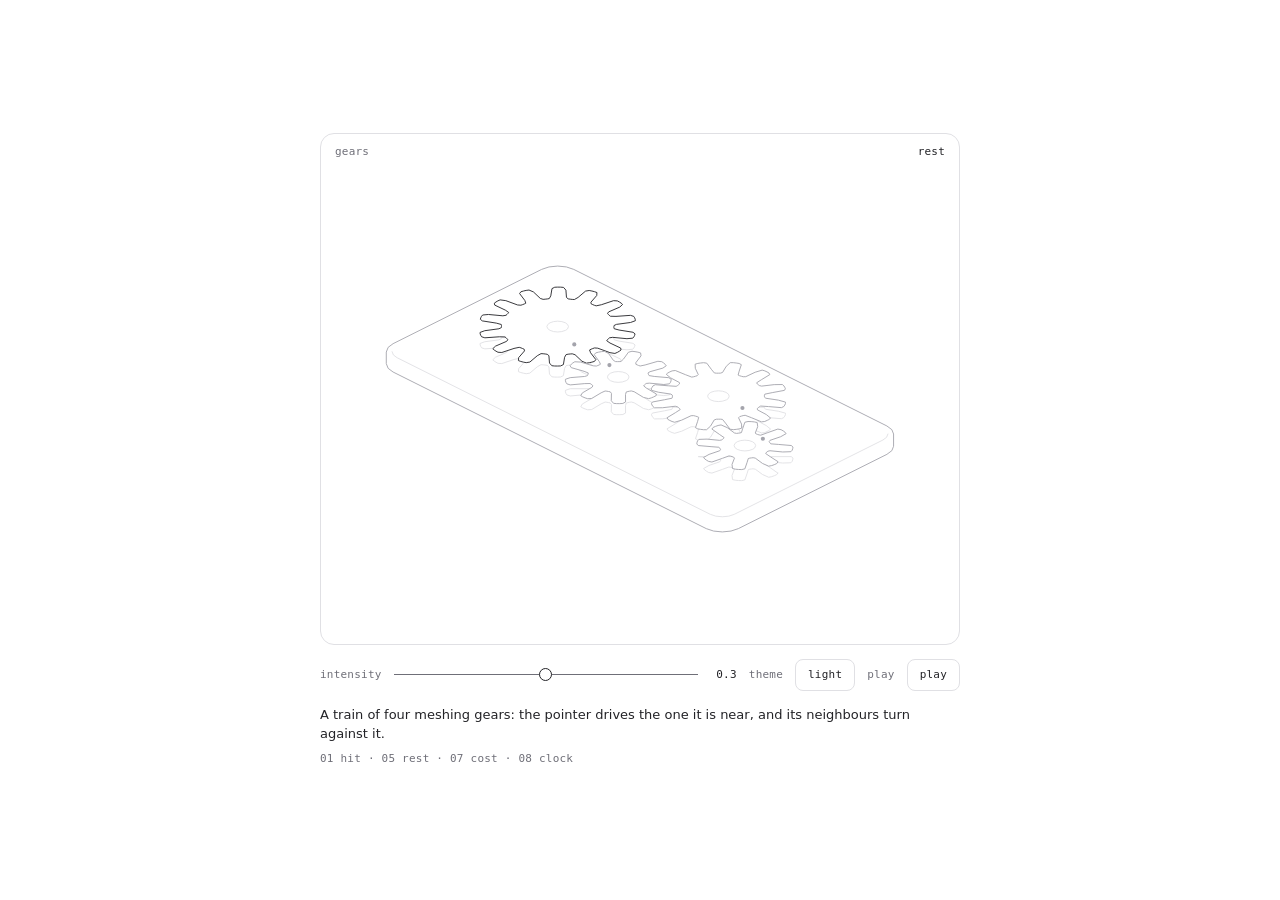
<file: objects/hairline-gears.html>
<!doctype html>
<html lang="en">
<head>
<meta charset="utf-8">
<meta name="viewport" content="width=device-width, initial-scale=1">
<title>Hairline figure</title>
<link rel="icon" href="data:,">
<style>
  :root { color-scheme: light; --ground: #ffffff; --ink: #232327; --muted: #6f6f78; --line: #e0e0e4; }
  @media (prefers-color-scheme: dark) {
    :root:not([data-theme="light"]) { color-scheme: dark; --ground: #08090a; --ink: #d0d6e0; --muted: #8a8c95; --line: #29292d; }
  }
  :root[data-theme="dark"] { color-scheme: dark; --ground: #08090a; --ink: #d0d6e0; --muted: #8a8c95; --line: #29292d; }
  :root[data-theme="light"] { color-scheme: light; }
  * { box-sizing: border-box; }
  body {
    margin: 0; min-height: 100vh; display: grid; place-items: center; padding: 24px 16px;
    background: var(--ground); color: var(--ink);
    font: 13px/1.5 ui-sans-serif, system-ui, -apple-system, "Segoe UI", sans-serif; -webkit-font-smoothing: antialiased;
  }
  main { width: 100%; max-width: 640px; }
  .plate { position: relative; border: 1px solid var(--line); border-radius: 14px; overflow: hidden; }
  .tag, .label, output, button { font: 11px/1 ui-monospace, SFMono-Regular, Menlo, Consolas, monospace; letter-spacing: 0.02em; }
  .tag { position: absolute; top: 12px; z-index: 1; color: var(--muted); pointer-events: none; }
  #name { left: 14px; }
  #read { right: 14px; color: var(--ink); font-variant-numeric: tabular-nums; }
  .controls { display: flex; flex-wrap: wrap; align-items: center; gap: 4px 12px; margin-top: 14px; }
  .label { color: var(--muted); }
  input[type="range"] {
    flex: 1 1 96px; min-width: 0; height: 32px; margin: 0; background: transparent; cursor: pointer;
    -webkit-appearance: none; appearance: none;
  }
  input[type="range"]::-webkit-slider-runnable-track { height: 1px; background: var(--muted); }
  input[type="range"]::-webkit-slider-thumb {
    -webkit-appearance: none; width: 13px; height: 13px; margin-top: -6px; border-radius: 50%;
    border: 1px solid var(--ink); background: var(--ground);
  }
  input[type="range"]::-moz-range-track { height: 1px; background: var(--muted); }
  input[type="range"]::-moz-range-thumb { width: 11px; height: 11px; border-radius: 50%; border: 1px solid var(--ink); background: var(--ground); }
  input[type="range"]:focus-visible, button:focus-visible { outline: 1.5px solid var(--ink); outline-offset: 2px; }
  output { min-width: 4ch; text-align: right; font-variant-numeric: tabular-nums; }
  button {
    height: 32px; padding: 0 12px; border: 1px solid var(--line); border-radius: 8px;
    background: transparent; color: var(--ink); cursor: pointer;
  }
  #play[aria-pressed="true"] { background: var(--ink); color: var(--ground); border-color: var(--ink); }
  #means { margin: 14px 0 0; text-wrap: pretty; }
  #rules { margin: 6px 0 0; line-height: 1.6; }
  #error { margin: 12px 0 0; padding-left: 10px; border-left: 1px solid var(--ink); }
</style>
</head>
<body>
<main>
  <div class="plate">
    <span class="tag" id="name"></span>
    <span class="tag" id="read"></span>
    <div id="stage"></div>
  </div>
  <div class="controls">
    <label class="label" for="intensity">intensity</label>
    <input id="intensity" type="range" min="0" max="1" step="0.01" value="0.5">
    <output id="value" for="intensity"></output>
    <span class="label">theme</span>
    <button id="theme" type="button" aria-label="Switch between the light and the dark theme"></button>
    <span class="label">play</span>
    <button id="play" type="button" aria-pressed="false">play</button>
  </div>
  <p id="means"></p>
  <p id="rules" class="label"></p>
  <p id="error" role="alert" hidden></p>
</main>
<script id="hl-kernel">
/* hairline kernel sha256:346b48bdef2cdfafd5343eba01494255cf75f9c078e6fcd1aafc62bab62980a1 */
/*
 * HL: everything a figure may call. Read this index; the code under it is the
 * package's src/core, unchanged, and a figure should not need to read it.
 *
 * Every figure is drawn in a 400 × 320 viewBox. World space is x/y on the
 * ground and z up. Plates are filled with the ground colour and painted back
 * to front, so a nearer one covers a farther one: append in that order. At
 * the default camera, Cam(45, 0.5, S), +x runs down to the right and +y down
 * to the left, so the corner with the largest x and y is nearest the viewer:
 * append by ascending x + y, from the far corner (smallest x and y) to it.
 *
 * Camera
 *   Cam(azDeg, k, S)                       a camera: azimuth in degrees, k = sin(elevation) (0.5 is the 2:1 view), S = scale
 *   fit(C, points, cx, cy)                 centres the box of [x, y, z] points on (cx, cy); call it once, before proj
 *                                          it only centres, it never scales: choose S by trying values, with the most extreme pose in points.
 *                                          The six figures use S 1.42 to 2.12; the boxes they fit come out 230 to 310 wide and 180 to 245 tall
 *   proj(C)                                returns P(x, y, z), which gives [sx, sy]
 *   unproj(C, sx, sy, z)                   the world [x, y] under a screen point, on the plane at height z
 *   facing(C)                              returns front(sample): whether a ring sample faces the camera
 * Rounded solids
 *   rrect(u0, v0, u1, v1, r, n)            a rounded rectangle, as a ring of samples {u, v, nu, nv}
 *   circ(R, n)                             a circle, as a ring
 *   rings(x0, y0, x1, y1, r, b)            [ring, inner]: a rounded footprint and its crease ring, inset by b
 *                                          r, the corner radius, is cut to half the shorter side. b, the crease's inset in world units
 *                                          (0.6 to 2.2 in the figures), must stay under half the shorter side or the crease turns inside out
 *   prism(P, front, ring, inner, z0, z1)   {sil, crease}: a solid standing from z0 to z1, as two path strings
 *   ringAt(P, ring, z)                     the ring's points, projected at height z
 *   run(ring, keep)                        the one cyclic run of samples that pass keep
 *   hull(points)                           the convex hull of screen points
 *   extremes(P, ring)                      [left, right, nearest] samples: where dashed drops fall from
 *   fillet(points, radii, n)               rounds every vertex of a closed polygon; returns the new points
 *                                          radii is an array, one radius per vertex, each cut to half its shorter edge; a single number gives NaN.
 *                                          n is the steps round each corner, default 4: each vertex becomes n + 1 points
 *   ghost(P, front, ring, z0, depth)       a reflection's path {d, y0, y1}; reflect() draws it for you
 * Paths and numbers
 *   poly(points)                           a closed path string
 *   open(points)                           an open polyline string
 *   seg(a, b)                              one segment between two screen points [sx, sy], as its own subpath; project world points with P first
 *   clamp(v, a, b)
 *   lerp(a, b, t)
 *   rad(deg)
 *   r2(n)                                  two decimals
 * The continuous clock: one spring per moving number
 *   spring(x, opts)                        at rest on x; write .t to retarget; opts {k, c, m, eps}, default k 100, c 18, m 1
 *   stepS(sp, dt)                          advances by dt seconds; returns whether it is still moving
 * The discrete clock: a 700ms tween on (.32, .72, 0, 1)
 *   tween(v, dur)                          at rest on v; dur defaults to 700 (ms)
 *   tset(tw, to, now, delay)               retargets from where it is, after delay ms: the stagger
 *                                          the same target again does nothing, so calling it on every pointer move is safe
 *   tval(tw, now)                          its value at now
 *   tdone(tw, now)                         whether it has landed
 *   bezier(x1, y1, x2, y2)                 a CSS cubic-bezier, as a function of progress
 *   EASE_LIFT                              the lift curve itself
 *   reducedMotion()                        true when the reader asked for less motion; springs and tweens already land at once
 *   setReducedMotion(on)                   the loop's business, not a figure's
 * Drawing
 *   mk(tag, attrs, parent)                 one svg element: the only way a figure makes a node
 *   solid(parent)                          {g, sil, cr}: a group holding a silhouette path and a crease path
 *   put(solid, paths)                      writes prism()'s {sil, crease} into solid()'s {sil, cr}: sil into sil, crease into cr
 *   flatDot(parent, C, r, cls)             a dot lying on the ground plane; cls is "dot", "dot m" or "dot off"
 *   place(el, point)                       moves a dot or a circle to [sx, sy]
 *   reflect(svg, parent, P, front, ring, z0, depth)   a fading mirror under a solid
 *   fade(svg, y0, y1, a0)                  a vertical fade, as a mask; returns the value for a mask attribute
 * Life
 *   register(stage, tick)                  joins the one frame loop; tick(dt in seconds, now in ms) returns true to ask for another frame; gives {wake, unregister}
 *   pointer(stage, handlers)               {move(point), down(point), leave()}, points in viewBox units; returns its disposer
 *   disposer()                             {add, on, dispose}: collects tear-down, so destroy is bag.dispose
 * The bench's business, not a figure's
 *   css(lightDark)
 *   inject(root)
 *   tour(stage, stops, onStop)             an unseen pointer that walks the stops, [x, y] in viewBox units or null to leave, and gives way to a real one; onStop(i) on each arrival; returns {stop}
 *   LAP                                    the default stops: a diamond around the centre, then a leave
 *
 * Classes, on path, polygon, ellipse and line. They are the whole palette; a
 * figure sets no colour, width or fill of its own.
 *     (none)   filled with the ground colour, medium stroke
 *     sil      the silhouette's stroke        hi    the bright stroke: the only highlight
 *     lo       the dim stroke                 nf    no fill        fo   fill only, no stroke
 *     dash     a dashed guide
 *     dot      a bright dot                   dot m   a medium dot     dot off   a dim dot
 */
var HL = (() => {
  var __defProp = Object.defineProperty;
  var __getOwnPropDesc = Object.getOwnPropertyDescriptor;
  var __getOwnPropNames = Object.getOwnPropertyNames;
  var __hasOwnProp = Object.prototype.hasOwnProperty;
  var __export = (target, all) => {
    for (var name in all)
      __defProp(target, name, { get: all[name], enumerable: true });
  };
  var __copyProps = (to, from, except, desc) => {
    if (from && typeof from === "object" || typeof from === "function") {
      for (let key of __getOwnPropNames(from))
        if (!__hasOwnProp.call(to, key) && key !== except)
          __defProp(to, key, { get: () => from[key], enumerable: !(desc = __getOwnPropDesc(from, key)) || desc.enumerable });
    }
    return to;
  };
  var __toCommonJS = (mod) => __copyProps(__defProp({}, "__esModule", { value: true }), mod);

  // packages/hairline/src/core/kernel.ts
  var kernel_exports = {};
  __export(kernel_exports, {
    Cam: () => Cam,
    EASE_LIFT: () => EASE_LIFT,
    LAP: () => LAP,
    bezier: () => bezier,
    circ: () => circ,
    clamp: () => clamp,
    css: () => css,
    disposer: () => disposer,
    extremes: () => extremes,
    facing: () => facing,
    fade: () => fade,
    fillet: () => fillet,
    fit: () => fit,
    flatDot: () => flatDot,
    ghost: () => ghost,
    hull: () => hull,
    inject: () => inject,
    lerp: () => lerp,
    mk: () => mk,
    open: () => open,
    place: () => place,
    pointer: () => pointer,
    poly: () => poly,
    prism: () => prism,
    proj: () => proj,
    put: () => put,
    r2: () => r2,
    rad: () => rad,
    reducedMotion: () => reducedMotion,
    reflect: () => reflect,
    register: () => register,
    ringAt: () => ringAt,
    rings: () => rings,
    rrect: () => rrect,
    run: () => run,
    seg: () => seg,
    setReducedMotion: () => setReducedMotion,
    solid: () => solid,
    spring: () => spring,
    stepS: () => stepS,
    tdone: () => tdone,
    tour: () => tour,
    tset: () => tset,
    tval: () => tval,
    tween: () => tween,
    unproj: () => unproj
  });

  // packages/hairline/src/core/iso.ts
  var clamp = (v, a, b) => Math.max(a, Math.min(b, v));
  var lerp = (a, b, t) => a + (b - a) * t;
  var rad = (d) => d * Math.PI / 180;
  var r2 = (n) => Math.round(n * 100) / 100;
  var poly = (pts) => "M" + pts.map((p) => r2(p[0]) + " " + r2(p[1])).join("L") + "Z";
  var seg = (a, b) => `M${r2(a[0])} ${r2(a[1])}L${r2(b[0])} ${r2(b[1])}`;
  var open = (pts) => pts.length < 2 ? "" : "M" + pts.map((p) => r2(p[0]) + " " + r2(p[1])).join("L");
  var Cam = (azDeg, k, S) => ({ az: rad(azDeg), k, S, ox: 0, oy: 0 });
  function proj(C) {
    const c = Math.cos(C.az), s = Math.sin(C.az), zf = Math.sqrt(1 - C.k * C.k);
    return (x, y, z) => {
      const X = x * c - y * s, Y = x * s + y * c;
      return [C.ox + C.S * X, C.oy + C.S * (Y * C.k - z * zf)];
    };
  }
  function unproj(C, sx, sy, z) {
    const c = Math.cos(C.az), s = Math.sin(C.az), zf = Math.sqrt(1 - C.k * C.k);
    const X = (sx - C.ox) / C.S, Y = ((sy - C.oy) / C.S + z * zf) / C.k;
    return [X * c + Y * s, -X * s + Y * c];
  }
  function fit(C, pts, cx, cy) {
    C.ox = 0;
    C.oy = 0;
    const P = proj(C);
    let a = 1e9, b = -1e9, c = 1e9, d = -1e9;
    for (const p of pts) {
      const q = P(p[0], p[1], p[2]);
      a = Math.min(a, q[0]);
      b = Math.max(b, q[0]);
      c = Math.min(c, q[1]);
      d = Math.max(d, q[1]);
    }
    C.ox = cx - (a + b) / 2;
    C.oy = cy - (c + d) / 2;
  }
  function rrect(u0, v0, u1, v1, r, n = 4) {
    r = Math.max(0, Math.min(r, (u1 - u0) / 2, (v1 - v0) / 2));
    const out = [];
    for (const [cu, cv, a0] of [[u1 - r, v1 - r, 0], [u0 + r, v1 - r, 90], [u0 + r, v0 + r, 180], [u1 - r, v0 + r, 270]])
      for (let k = 0; k <= n; k++) {
        const a = rad(a0 + 90 * k / n), ca = Math.cos(a), sa = Math.sin(a);
        out.push({ u: cu + r * ca, v: cv + r * sa, nu: ca, nv: sa });
      }
    return out;
  }
  function circ(R, n = 96) {
    const out = [];
    for (let k = 0; k < n; k++) {
      const a = k / n * Math.PI * 2, ca = Math.cos(a), sa = Math.sin(a);
      out.push({ u: R * ca, v: R * sa, nu: ca, nv: sa });
    }
    return out;
  }
  function hull(input) {
    const pts = input.slice().sort((a, b) => a[0] - b[0] || a[1] - b[1]);
    const x = (o, a, b) => (a[0] - o[0]) * (b[1] - o[1]) - (a[1] - o[1]) * (b[0] - o[0]);
    const lo = [], up = [];
    for (const p of pts) {
      while (lo.length > 1 && x(lo[lo.length - 2], lo[lo.length - 1], p) <= 0) lo.pop();
      lo.push(p);
    }
    for (let i = pts.length - 1; i >= 0; i--) {
      const p = pts[i];
      while (up.length > 1 && x(up[up.length - 2], up[up.length - 1], p) <= 0) up.pop();
      up.push(p);
    }
    lo.pop();
    up.pop();
    return lo.concat(up);
  }
  var ringAt = (P, ring, z) => ring.map((q) => P(q.u, q.v, z));
  var facing = (C) => {
    const s = Math.sin(C.az), c = Math.cos(C.az);
    return (q) => q.nu * s + q.nv * c >= -1e-6;
  };
  function run(ring, keep) {
    const n = ring.length;
    let s = -1;
    for (let i = 0; i < n; i++) if (keep(ring[i]) && !keep(ring[(i + n - 1) % n])) {
      s = i;
      break;
    }
    if (s < 0) return keep(ring[0]) ? ring.slice() : [];
    const out = [];
    for (let k = 0; k < n && keep(ring[(s + k) % n]); k++) out.push(ring[(s + k) % n]);
    return out;
  }
  function prism(P, front, ring, inner, z0, z1) {
    return {
      sil: poly(hull(ringAt(P, ring, z1).concat(ringAt(P, ring, z0)))),
      crease: inner ? open(ringAt(P, run(inner, front), z1)) : ""
    };
  }
  var rings = (x0, y0, x1, y1, r, b) => [
    rrect(x0, y0, x1, y1, r),
    rrect(x0 + b, y0 + b, x1 - b, y1 - b, Math.max(0.3, r - b))
  ];
  function extremes(P, ring) {
    const pr = ring.map((q) => P(q.u, q.v, 0));
    let a = 0, b = 0, c = 0;
    pr.forEach((p, k) => {
      if (p[0] < pr[a][0]) a = k;
      if (p[0] > pr[b][0]) b = k;
      if (p[1] > pr[c][1]) c = k;
    });
    return [ring[a], ring[b], ring[c]];
  }
  function fillet(pts, rs, n = 4) {
    const m = pts.length, out = [];
    for (let i = 0; i < m; i++) {
      const a = pts[(i + m - 1) % m], p = pts[i], b = pts[(i + 1) % m];
      const la = Math.hypot(a[0] - p[0], a[1] - p[1]), lb = Math.hypot(b[0] - p[0], b[1] - p[1]);
      const t = Math.min(rs[i], la / 2, lb / 2);
      const p1 = [p[0] + (a[0] - p[0]) / la * t, p[1] + (a[1] - p[1]) / la * t];
      const p2 = [p[0] + (b[0] - p[0]) / lb * t, p[1] + (b[1] - p[1]) / lb * t];
      for (let k = 0; k <= n; k++) {
        const s = k / n, w = 1 - s;
        out.push([w * w * p1[0] + 2 * w * s * p[0] + s * s * p2[0], w * w * p1[1] + 2 * w * s * p[1] + s * s * p2[1]]);
      }
    }
    return out;
  }
  function ghost(P, front, ring, z0, depth) {
    const f = run(ring, front), lowP = ringAt(P, f, z0 - depth);
    return {
      d: open(lowP) + [f[0], f[f.length - 1]].map((q) => seg(P(q.u, q.v, z0), P(q.u, q.v, z0 - depth))).join(""),
      y0: Math.min(...ringAt(P, f, z0).map((p) => p[1])),
      y1: Math.max(...lowP.map((p) => p[1])) + 2
    };
  }

  // packages/hairline/src/core/motion.ts
  var reduced = false;
  var setReducedMotion = (on) => {
    reduced = on;
  };
  var reducedMotion = () => reduced;
  function spring(x, o = {}) {
    return { x, v: 0, t: x, k: o.k ?? 100, c: o.c ?? 18, m: o.m ?? 1, eps: o.eps ?? 0.01 };
  }
  function stepS(sp, dt) {
    if (reduced) {
      sp.x = sp.t;
      sp.v = 0;
      return false;
    }
    const n = Math.max(1, Math.ceil(dt * 240)), h = dt / n;
    for (let i = 0; i < n; i++) {
      const a = (-sp.k * (sp.x - sp.t) - sp.c * sp.v) / sp.m;
      sp.v += a * h;
      sp.x += sp.v * h;
    }
    if (Math.abs(sp.x - sp.t) < sp.eps && Math.abs(sp.v) < sp.eps * 10) {
      sp.x = sp.t;
      sp.v = 0;
      return false;
    }
    return true;
  }
  function bezier(x1, y1, x2, y2) {
    const cx = 3 * x1, bx = 3 * (x2 - x1) - cx, ax = 1 - cx - bx;
    const cy = 3 * y1, by = 3 * (y2 - y1) - cy, ay = 1 - cy - by;
    const X = (u) => ((ax * u + bx) * u + cx) * u;
    const Y = (u) => ((ay * u + by) * u + cy) * u;
    const dX = (u) => (3 * ax * u + 2 * bx) * u + cx;
    return (t) => {
      if (t <= 0) return 0;
      if (t >= 1) return 1;
      let u = t;
      for (let i = 0; i < 8; i++) {
        const e = X(u) - t;
        if (Math.abs(e) < 1e-5) break;
        const d = dX(u);
        if (Math.abs(d) < 1e-6) break;
        u -= e / d;
      }
      if (!(u >= 0 && u <= 1) || Math.abs(X(u) - t) > 1e-4) {
        let lo = 0, hi = 1;
        u = t;
        for (let i = 0; i < 24; i++) {
          if (X(u) < t) lo = u;
          else hi = u;
          u = (lo + hi) / 2;
        }
      }
      return Y(u);
    };
  }
  var EASE_LIFT = bezier(0.32, 0.72, 0, 1);
  var tween = (v, dur = 700) => ({ from: v, to: v, t0: -1e9, dur });
  var tval = (tw, now) => {
    const p = clamp((now - tw.t0) / tw.dur, 0, 1);
    return tw.from + (tw.to - tw.from) * (reduced ? 1 : EASE_LIFT(p));
  };
  var tset = (tw, to, now, delay) => {
    if (tw.to === to) return;
    tw.from = tval(tw, now);
    tw.to = to;
    tw.t0 = now + delay;
  };
  var tdone = (tw, now) => reduced || now >= tw.t0 + tw.dur;

  // packages/hairline/src/core/stage.ts
  var NS = "http://www.w3.org/2000/svg";
  function mk(tag, attrs, parent) {
    const e = document.createElementNS(NS, tag);
    if (attrs) for (const k in attrs) e.setAttribute(k, String(attrs[k]));
    if (parent) parent.appendChild(e);
    return e;
  }
  function solid(parent) {
    const g = mk("g", {}, parent);
    return { g, sil: mk("path", { class: "sil" }, g), cr: mk("path", { class: "nf lo" }, g) };
  }
  var put = (el, s) => {
    el.sil.setAttribute("d", s.sil);
    el.cr.setAttribute("d", s.crease);
  };
  var flatDot = (parent, C, r, cls) => mk("ellipse", { rx: r2(r * C.S), ry: r2(r * C.S * C.k), class: cls }, parent);
  var place = (el, q) => {
    el.setAttribute("cx", String(r2(q[0])));
    el.setAttribute("cy", String(r2(q[1])));
  };
  var fid = 0;
  function fade(svg, y0, y1, a0 = 0.7) {
    const id = "hl-fd" + ++fid, defs = mk("defs", {}, svg);
    const lg = mk("linearGradient", { id: id + "g", gradientUnits: "userSpaceOnUse", x1: 0, y1: r2(y0), x2: 0, y2: r2(y1) }, defs);
    mk("stop", { offset: 0, "stop-color": "#fff", "stop-opacity": a0 }, lg);
    mk("stop", { offset: 1, "stop-color": "#fff", "stop-opacity": 0 }, lg);
    const m = mk("mask", { id, maskUnits: "userSpaceOnUse", x: 0, y: 0, width: 400, height: 320 }, defs);
    mk("rect", { x: 0, y: 0, width: 400, height: 320, fill: `url(#${id}g)` }, m);
    return `url(#${id})`;
  }
  function reflect(svg, parent, P, front, ring, z0, depth) {
    const r = ghost(P, front, ring, z0, depth);
    const gh = mk("g", { class: "ghost", mask: fade(svg, r.y0, r.y1) }, parent);
    mk("path", { d: r.d }, gh);
  }
  var boards = [];
  var byStage = /* @__PURE__ */ new Map();
  var raf = 0;
  var last = 0;
  var io = null;
  var rm = null;
  function frame() {
    const now = performance.now();
    const dt = Math.min(0.05, Math.max(0, (now - last) / 1e3));
    last = now;
    let any = false;
    for (const b of boards.slice()) if (b.vis && b.awake) {
      try {
        b.awake = !!b.tick(dt, now);
      } catch (err) {
        b.awake = false;
        setTimeout(() => {
          throw err;
        });
      }
      any = any || b.awake;
    }
    raf = any ? requestAnimationFrame(frame) : 0;
  }
  function wake(b) {
    b.awake = true;
    if (!raf) {
      last = performance.now();
      raf = requestAnimationFrame(frame);
    }
  }
  var onMotion = () => {
    setReducedMotion(!!rm?.matches);
    boards.forEach(wake);
  };
  function start() {
    if (io) return;
    io = new IntersectionObserver((es) => {
      for (const e of es) {
        const set = byStage.get(e.target);
        if (!set) continue;
        for (const b of set) {
          b.vis = e.isIntersecting;
          if (b.vis) wake(b);
        }
      }
    }, { rootMargin: "80px" });
    rm = matchMedia("(prefers-reduced-motion: reduce)");
    setReducedMotion(rm.matches);
    rm.addEventListener("change", onMotion);
  }
  function stop() {
    if (raf) cancelAnimationFrame(raf);
    raf = 0;
    io?.disconnect();
    io = null;
    rm?.removeEventListener("change", onMotion);
    rm = null;
  }
  function register(stage, tick) {
    start();
    const b = { stage, tick, vis: false, awake: true };
    boards.push(b);
    const peers = byStage.get(stage);
    if (peers) {
      for (const p of peers) b.vis = p.vis;
      peers.add(b);
      if (b.vis) wake(b);
    } else {
      byStage.set(stage, /* @__PURE__ */ new Set([b]));
      io.observe(stage);
    }
    tick(0, performance.now());
    let gone = false;
    return {
      wake: () => {
        if (!gone) wake(b);
      },
      unregister: () => {
        if (gone) return;
        gone = true;
        boards = boards.filter((x) => x !== b);
        const set = byStage.get(stage);
        if (set) {
          set.delete(b);
          if (!set.size) {
            byStage.delete(stage);
            io?.unobserve(stage);
          }
        }
        if (!boards.length) stop();
      }
    };
  }
  var handlers = /* @__PURE__ */ new WeakMap();
  var touring = /* @__PURE__ */ new WeakMap();
  function pointer(stage, on) {
    handlers.set(stage, on);
    let tm = 0;
    const pt = (e) => {
      const r = stage.getBoundingClientRect();
      return [(e.clientX - r.left) / r.width * 400, (e.clientY - r.top) / r.height * 320];
    };
    const move = (e) => {
      clearTimeout(tm);
      touring.get(stage)?.hold();
      on.move(pt(e), e);
    };
    const down = (e) => {
      clearTimeout(tm);
      touring.get(stage)?.hold();
      if (e.pointerType !== "mouse") stage.releasePointerCapture?.(e.pointerId);
      if (on.down) on.down(pt(e), e);
      else on.move(pt(e), e);
    };
    const leave = (e) => {
      clearTimeout(tm);
      tm = window.setTimeout(() => {
        on.leave(e);
        touring.get(stage)?.release();
      }, e.pointerType === "mouse" ? 0 : 1400);
    };
    stage.addEventListener("pointermove", move);
    stage.addEventListener("pointerdown", down);
    stage.addEventListener("pointerleave", leave);
    return () => {
      clearTimeout(tm);
      if (handlers.get(stage) === on) handlers.delete(stage);
      stage.removeEventListener("pointermove", move);
      stage.removeEventListener("pointerdown", down);
      stage.removeEventListener("pointerleave", leave);
    };
  }
  var LAP = [[128, 150], [200, 118], [272, 150], [200, 206], null];
  var TRAVEL = 900;
  var DWELL = 1200;
  var REST = 1800;
  var RESUME = 1200;
  var STAGGER = 450;
  var GHOST = { pointerType: "ghost" };
  var started = 0;
  function entry([x, y]) {
    const dx = x - 200, dy = y - 160;
    if (!dx && !dy) return [200, 320];
    const k = Math.min(dx ? (dx > 0 ? 200 : -200) / dx : Infinity, dy ? (dy > 0 ? 160 : -160) / dy : Infinity);
    return [200 + dx * k, 160 + dy * k];
  }
  function tour(stage, stops, onStop) {
    let i = 0;
    let wait = RESUME + STAGGER * (started++ % 4);
    let t = -1;
    let at = null;
    let origin = [200, 320];
    let hand = false, keys = stage.contains(stage.ownerDocument.activeElement);
    let gone = false;
    const leave = () => {
      at = null;
      t = -1;
      handlers.get(stage)?.leave(GHOST);
    };
    const tick = (dt) => {
      if (hand || keys || !stops.length) return false;
      if (reducedMotion()) {
        if (at) leave();
        return false;
      }
      if (wait > 0) {
        wait -= dt * 1e3;
        return true;
      }
      const stop2 = stops[i];
      if (stop2 === null) {
        if (at) leave();
        onStop?.(i);
        i = (i + 1) % stops.length;
        wait = REST;
        return true;
      }
      const h = handlers.get(stage);
      if (!h) return true;
      if (t < 0) {
        origin = at ?? entry(stop2);
        t = 0;
      }
      t = Math.min(TRAVEL, t + dt * 1e3);
      const k = EASE_LIFT(t / TRAVEL);
      at = [origin[0] + (stop2[0] - origin[0]) * k, origin[1] + (stop2[1] - origin[1]) * k];
      h.move(at, GHOST);
      if (t < TRAVEL) return true;
      onStop?.(i);
      i = (i + 1) % stops.length;
      t = -1;
      wait = DWELL;
      return true;
    };
    const take = () => {
      at = null;
      t = -1;
    };
    const give = () => {
      if (hand || keys) return;
      i = 0;
      t = -1;
      wait = RESUME;
      board.wake();
    };
    const me = {
      hold: () => {
        hand = true;
        take();
      },
      release: () => {
        if (!hand) return;
        hand = false;
        give();
      }
    };
    const focusIn = () => {
      keys = true;
      take();
    };
    const focusOut = (e) => {
      if (keys && !stage.contains(e.relatedTarget)) {
        keys = false;
        give();
      }
    };
    stage.addEventListener("focusin", focusIn);
    stage.addEventListener("focusout", focusOut);
    touring.set(stage, me);
    const board = register(stage, tick);
    return {
      stop: () => {
        if (gone) return;
        gone = true;
        board.unregister();
        stage.removeEventListener("focusin", focusIn);
        stage.removeEventListener("focusout", focusOut);
        if (touring.get(stage) === me) touring.delete(stage);
        if (at) leave();
      }
    };
  }
  function disposer() {
    let fns = [];
    return {
      add: (fn) => {
        fns.push(fn);
      },
      on: (target, type, fn, opts) => {
        const h = fn;
        target.addEventListener(type, h, opts);
        fns.push(() => target.removeEventListener(type, h, opts));
      },
      dispose: () => {
        const run2 = fns;
        fns = [];
        for (let i = run2.length - 1; i >= 0; i--) run2[i]();
      }
    };
  }

  // packages/hairline/src/core/styles.ts
  var LIGHT = { plate: "#ffffff", hi: "#232327", edge: "#a4a4ac", mid: "#c3c3c9", lo: "#e0e0e4" };
  var DARK = { plate: "#08090a", hi: "#d0d6e0", edge: "#5b5d64", mid: "#3e3e44", lo: "#29292d" };
  var KEYS = ["plate", "hi", "edge", "mid", "lo"];
  var vars = (p) => KEYS.map((k) => `--hl-${k}:var(--hairline-${k},${p[k]});`).join("");
  var EASE = "cubic-bezier(0.5,0,0.1,1)";
  var SVG = ":where([data-hairline]>svg)";
  function css(lightDark) {
    const both = Object.fromEntries(KEYS.map((k) => [k, `light-dark(${LIGHT[k]},${DARK[k]})`]));
    return [
      // the box, and the palette: light unless something below says otherwise
      `:where([data-hairline]){display:block;position:relative;aspect-ratio:5/4;touch-action:pan-y;user-select:none;-webkit-user-select:none;--hl-sw:var(--hairline-stroke,0.9);${vars(LIGHT)}}`,
      // the page's color-scheme
      lightDark ? `:where([data-hairline]){${vars(both)}}` : "",
      // an ancestor that says dark
      `:where(.dark,[data-theme="dark"]) :where([data-hairline]){${vars(DARK)}}`,
      // the figure's own theme option
      `:where([data-hairline][data-hairline-theme="light"]){${vars(LIGHT)}}`,
      `:where([data-hairline][data-hairline-theme="dark"]){${vars(DARK)}}`,
      `:where([data-hairline]:focus-visible){outline:1.5px solid var(--hl-hi);outline-offset:2px}`,
      `${SVG}{position:absolute;inset:0;width:100%;height:100%;display:block}`,
      // Riffle's live region: read, not seen
      `:where([data-hairline]>[data-hairline-live]){position:absolute;width:1px;height:1px;margin:-1px;padding:0;border:0;overflow:hidden;clip-path:inset(50%);white-space:nowrap}`,
      // the drawing: plates are filled with the plate colour and painted back to front
      `${SVG} :where(path,polygon,ellipse,line){fill:var(--hl-plate);stroke:var(--hl-mid);stroke-width:var(--hl-sw);vector-effect:non-scaling-stroke;stroke-linejoin:round;stroke-linecap:round;transition:stroke 260ms ${EASE}}`,
      `${SVG} :where(.nf){fill:none}`,
      `${SVG} :where(.fo){stroke:none}`,
      `${SVG} :where(.sil){stroke:var(--hl-edge)}`,
      `${SVG} :where(.hi){stroke:var(--hl-hi)}`,
      `${SVG} :where(.lo){stroke:var(--hl-lo)}`,
      `${SVG} :where(.dash){stroke-dasharray:1 3}`,
      `${SVG} :where(.dot){stroke:none;fill:var(--hl-hi);transition:fill 260ms ${EASE}}`,
      `${SVG} :where(.dot.m){fill:var(--hl-edge)}`,
      `${SVG} :where(.dot.off){fill:var(--hl-lo)}`,
      `${SVG} :where(.ghost path){fill:none;stroke:var(--hl-mid)}`
    ].join("");
  }
  var done = /* @__PURE__ */ new WeakSet();
  function inject(root) {
    if (done.has(root)) return;
    done.add(root);
    const doc = root.nodeType === 9 ? root : root.ownerDocument;
    const win = doc.defaultView;
    const text = css(!!win?.CSS?.supports?.("color", "light-dark(#000,#fff)"));
    if (win && "adoptedStyleSheets" in root) {
      try {
        const sheet = new win.CSSStyleSheet();
        sheet.replaceSync(text);
        root.adoptedStyleSheets = [...root.adoptedStyleSheets, sheet];
        return;
      } catch {
      }
    }
    const style = doc.createElement("style");
    style.setAttribute("data-hairline-style", "");
    style.textContent = text;
    (root.nodeType === 9 ? doc.head ?? doc.documentElement : root).appendChild(style);
  }
  return __toCommonJS(kernel_exports);
})();
/* /hairline kernel */
</script>
<script id="hl-bench">
/*
 * The bench: the page a figure is shown on. It makes the host and the svg the
 * way the package's mount does, hands them to the figure, and owns everything
 * around it: the read-out, the slider, the theme, the line under the stage.
 */
(() => {
  const RULES = ["hit", "order", "reach", "accent", "rest", "honesty", "cost", "clock", "radius", "quiet"];
  const $ = (id) => document.getElementById(id);
  const root = document.documentElement, params = new URLSearchParams(location.search);

  /* the theme: the system's until the switch is pressed, then the switch's */
  const dark = () => (root.dataset.theme ? root.dataset.theme === "dark" : matchMedia("(prefers-color-scheme: dark)").matches);
  const label = () => { $("theme").textContent = dark() ? "dark" : "light"; };
  $("theme").addEventListener("click", () => { root.dataset.theme = dark() ? "light" : "dark"; label(); });
  /* ?theme=light or ?theme=dark wins over the system's, as pressing the switch does */
  if (["light", "dark"].includes(params.get("theme"))) root.dataset.theme = params.get("theme");
  label();

  /* ?intensity=0 sets the slider before the figure mounts, for a look at either end */
  const i = (params.get("intensity") || "").trim();
  if (i && Number.isFinite(Number(i))) $("intensity").value = String(Math.min(1, Math.max(0, Number(i))));

  /* ?w=240 narrows the page, for a look at the size of a thumbnail */
  const w = Number(params.get("w"));
  if (w > 0) document.querySelector("main").style.maxWidth = w + "px";

  /* a figure that fails says so under the stage, instead of leaving an empty plate */
  addEventListener("error", (e) => {
    $("error").hidden = false;
    $("error").textContent = String((e.error && e.error.message) || e.message);
  });

  let mounted = false;
  window.hairline = (figure) => {
    if (mounted) throw new Error("hairline: one figure per page.");
    mounted = true;
    const stage = $("stage"), slider = $("intensity");

    /* intensity to the figure's own number: two straight lines that meet at 0.5, as in the package */
    const [lo, mid, hi] = figure.range;
    const at = (i) => Math.round((i <= 0.5 ? lo + (i / 0.5) * (mid - lo) : mid + ((i - 0.5) / 0.5) * (hi - mid)) * 1000) / 1000;

    HL.inject(document);
    stage.setAttribute("data-hairline", figure.name);
    stage.setAttribute("role", "img");
    stage.setAttribute("aria-label", figure.means);
    const svg = HL.mk("svg", { viewBox: "0 0 400 320", "aria-hidden": "true" }, stage);

    let text = null;
    const read = {
      get textContent() { return text; },
      set textContent(value) { text = value == null ? "" : String(value); $("read").textContent = text; },
    };

    document.title = "Hairline · " + figure.name;
    $("name").textContent = figure.name;
    $("means").textContent = figure.means;
    $("rules").textContent = figure.rules.map((n) => String(n).padStart(2, "0") + " " + RULES[n - 1]).join(" · ");
    const show = () => { $("value").textContent = String(at(Number(slider.value))); };
    show();

    const handle = figure.mount({ stage, svg, read }, at(Number(slider.value)));
    if (text === null) read.textContent = "rest";
    slider.addEventListener("input", () => { show(); handle.set(at(Number(slider.value))); });
    window.hairline.figure = handle;

    /* play: an unseen pointer walks the figure's tour (or HL.LAP) until a hand arrives; ?play=1 starts it on load */
    const play = $("play");
    window.hairline.playing = null;
    play.addEventListener("click", () => {
      const was = play.getAttribute("aria-pressed") === "true";
      if (was) { window.hairline.playing.stop(); window.hairline.playing = null; }
      else window.hairline.playing = HL.tour(stage, figure.tour || HL.LAP, (i) => { if (window.hairline.onStop) window.hairline.onStop(i); });
      play.setAttribute("aria-pressed", String(!was));
    });
    if (params.get("play") === "1") play.click();

    /* ?at=200,160 holds the pointer at a viewBox point, for a picture of the answer without a mouse */
    const p = (params.get("at") || "").split(",").map(Number);
    if (p.length === 2 && p.every(Number.isFinite)) {
      const r = stage.getBoundingClientRect();
      stage.dispatchEvent(new PointerEvent("pointermove", {
        pointerType: "mouse", pointerId: 1, bubbles: true,
        clientX: r.left + (p[0] / 400) * r.width, clientY: r.top + (p[1] / 320) * r.height,
      }));
    }
  };
})();
</script>
<script type="module" id="hl-figure">
/**
 * Gears: four toothed wheels in a bent train on a board, each meshing with the
 * next. The pointer is projected onto the board; the wheel nearest it (by its
 * resting centre) takes the bright stroke, and how far the pointer stands to
 * the right of the board's middle sets its speed and direction. Every
 * neighbour is derived from it through the teeth, so they counter-rotate by
 * the ratio of their teeth. A dot rides each wheel to show the turning. The
 * slider is the top speed, in turns a second.
 *
 * The pattern: a continuous input to a rate. A spring on the rate, an angle
 * integrated in the tick, a hit test on the ground plane.
 */
const {
  Cam, clamp, fit, proj, unproj, spring, stepS, poly, open, rad, facing,
  mk, place, pointer, register, disposer, solid, prism, rings, put,
} = HL;

const M = 3.6, T = 4.5, ADD = 4;
const NS = [14, 9, 12, 8], ALPHA = [rad(14), rad(-24), rad(30)];
const BX0 = -38, BX1 = 134, BY0 = -38, BY1 = 52, BZ = 5;

/** A tooth profile: a rounded square wave round the pitch circle, n teeth. */
const radius = (n, rp, a) => rp + ADD * Math.tanh(3 * Math.cos(n * a)) / Math.tanh(3) - ADD * 0.35;

function mount({ stage, svg, read }, value) {
  const bag = disposer();
  let top = value;
  const C = Cam(45, 0.5, 1.78);
  fit(C, [[BX0, BY0, -BZ], [BX1, BY1, -BZ], [BX1, BY0, -BZ], [BX0, BY1, -BZ], [0, 0, T + 2]], 200, 170);
  const P = proj(C), front = facing(C);

  // centres along the train, and their pitch radii
  const gears = [];
  let cx = 0, cy = 0;
  NS.forEach((n, k) => {
    if (k) { const r = (NS[k - 1] + n) * M / 2; cx += r * Math.cos(ALPHA[k - 1]); cy += r * Math.sin(ALPHA[k - 1]); }
    gears.push({ n, rp: n * M / 2, cx, cy, th: 0 });
  });
  const spring0 = spring(0, { eps: 0.01 });
  let phase = 0, act = 0, drawn = NaN;

  /** Angles of every gear for the first gear at `a`, each derived from the one before through the teeth. */
  function angles(a) {
    gears[0].th = a;
    for (let k = 1; k < gears.length; k++) {
      const A = gears[k - 1], al = ALPHA[k - 1];
      gears[k].th = al + Math.PI + (A.n * (al - A.th) + Math.PI) / gears[k].n;
    }
  }

  const g = mk("g", {}, svg);
  const [br, bi] = rings(BX0, BY0, BX1, BY1, 8, 2);
  put(solid(g), prism(P, front, br, bi, -BZ, 0));
  gears.forEach((q) => {
    q.side = mk("path", { class: "fo" }, g);
    q.foot = mk("path", { class: "nf lo" }, g);
    q.face = mk("path", { class: "sil" }, g);
    q.hub = mk("path", { class: "nf lo" }, g);
    q.dot = mk("circle", { r: 1.3, class: "dot m" }, g);
  });

  function drawGear(q) {
    const S = 12 * q.n, pts = [];
    for (let k = 0; k < S; k++) {
      const a = (k / S) * Math.PI * 2, r = radius(q.n, q.rp, a - q.th);
      pts.push({ u: q.cx + r * Math.cos(a), v: q.cy + r * Math.sin(a), nu: Math.cos(a), nv: Math.sin(a) });
    }
    const hi = pts.map((p) => P(p.u, p.v, T)), lo = pts.map((p) => P(p.u, p.v, 0));
    let side = "";
    for (let k = 0; k < S; k++) {
      const j = (k + 1) % S;
      if (front(pts[k]) || front(pts[j])) side += poly([hi[k], hi[j], lo[j], lo[k]]);
    }
    q.side.setAttribute("d", side);
    const run = [];
    for (let k = 0; k <= S; k++) if (front(pts[k % S])) run.push(lo[k % S]);
    q.foot.setAttribute("d", open(run));
    q.face.setAttribute("d", poly(hi));
    const hub = Array.from({ length: 16 }, (_, k) => P(q.cx + 3.8 * Math.cos(k * 0.3927), q.cy + 3.8 * Math.sin(k * 0.3927), T));
    q.hub.setAttribute("d", poly(hub));
    place(q.dot, P(q.cx + q.rp * 0.55 * Math.cos(q.th), q.cy + q.rp * 0.55 * Math.sin(q.th), T));
  }

  function draw() {
    if (phase === drawn) return;
    drawn = phase;
    angles(phase);
    gears.forEach(drawGear);
  }
  // a rest pose that is not square to the teeth
  phase = 0.35; angles(phase);

  const B = register(stage, (dt) => {
    const m = stepS(spring0, dt);
    // the rim speed is shared down the train; gear 0 turns by it over its own radius, against every other gear
    const v = spring0.x * top * 120;
    phase += ((act % 2 ? -1 : 1) * v / gears[0].rp) * dt;
    draw();
    return m || Math.abs(spring0.x) > 0.002;
  });
  bag.add(B.unregister);
  draw();
  const hl = () => gears.forEach((q, k) => q.face.classList.toggle("hi", k === act));
  hl();

  bag.add(pointer(stage, {
    move: (p) => {
      const w = unproj(C, p[0], p[1], 0);
      let best = 0, bd = 1e9;
      gears.forEach((q, k) => { const d = Math.hypot(q.cx - w[0], q.cy - w[1]) - q.rp; if (d < bd) { bd = d; best = k; } });
      if (best !== act) { act = best; hl(); }
      spring0.t = clamp((w[0] - 60) / 60, -1, 1);
      read.textContent = "gear " + gears[act].n;
      B.wake();
    },
    leave: () => { spring0.t = 0; act = 0; hl(); read.textContent = "rest"; B.wake(); },
  }));
  bag.add(() => svg.replaceChildren());

  return {
    set: (v) => { top = v; },
    destroy: bag.dispose,
  };
}

hairline({
  name: "gears",
  means: "A train of four meshing gears: the pointer drives the one it is near, and its neighbours turn against it.",
  rules: [1, 5, 7, 8],
  range: [0.15, 0.3, 0.6],
  tour: [[110, 150], [200, 160], [300, 170], null],
  mount,
});
</script>
<script id="gallery-embed">
/* 갤러리 안에 넣을 때(?embed=1)만 동작: 조작 UI를 숨기고, 누르면 부모 페이지에 주차 이동을 알린다. 평소에는 아무 일도 하지 않는다. */
(() => {
  const q = new URLSearchParams(location.search);
  if (!q.get("embed")) return;
  try {
    const col = JSON.parse(q.get("color") || "{}");
    ["plate", "hi", "edge", "mid", "lo"].forEach((k) => { if (typeof col[k] === "string" && /^#[0-9a-fA-F]{3,8}$/.test(col[k])) document.documentElement.style.setProperty("--hairline-" + k, col[k]); });
    const sw = Number(col.stroke); if (Number.isFinite(sw) && sw >= 0.5 && sw <= 2.5) document.documentElement.style.setProperty("--hairline-stroke", String(sw));
  } catch (_) {}
  const st = document.createElement("style");
  st.textContent = "html,body{overflow:hidden}body{display:block;min-height:0;padding:0}main{max-width:none}.plate{border:0;border-radius:0}.controls,#means,#rules,#name,#read{display:none!important}";
  document.head.appendChild(st);
  const stage = document.getElementById("stage");
  stage.style.cursor = "pointer";
  let armed = false, timer = 0, kind = "mouse";
  stage.addEventListener("pointerdown", (e) => { kind = e.pointerType; }, true);
  stage.addEventListener("click", () => {
    if (kind !== "mouse" && !armed) { armed = true; clearTimeout(timer); timer = setTimeout(() => { armed = false; }, 3000); return; }
    parent.postMessage({ gallery: "go", week: Number(q.get("week")) }, "*");
  });
  addEventListener("message", (e) => { if (e.data && (e.data.theme === "light" || e.data.theme === "dark")) document.documentElement.dataset.theme = e.data.theme; });
})();
</script>
</body>
</html>
</file>
